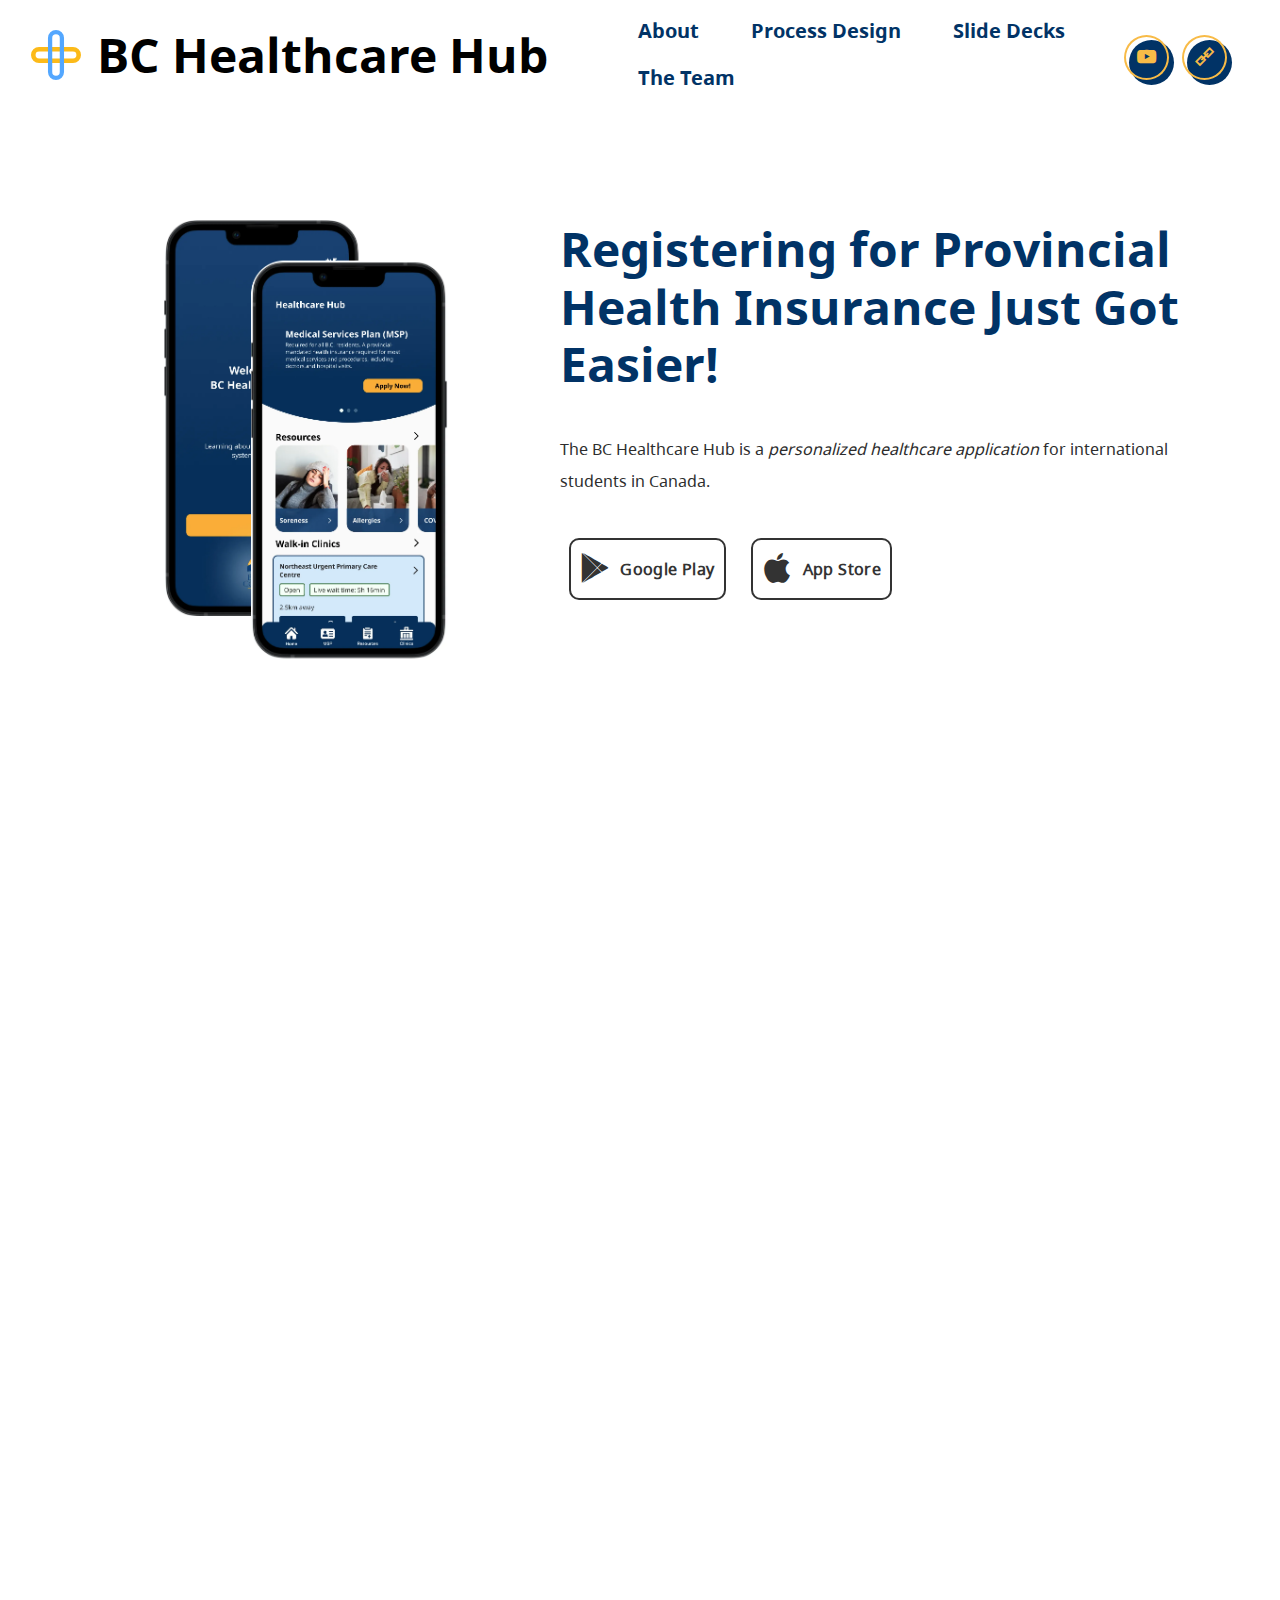
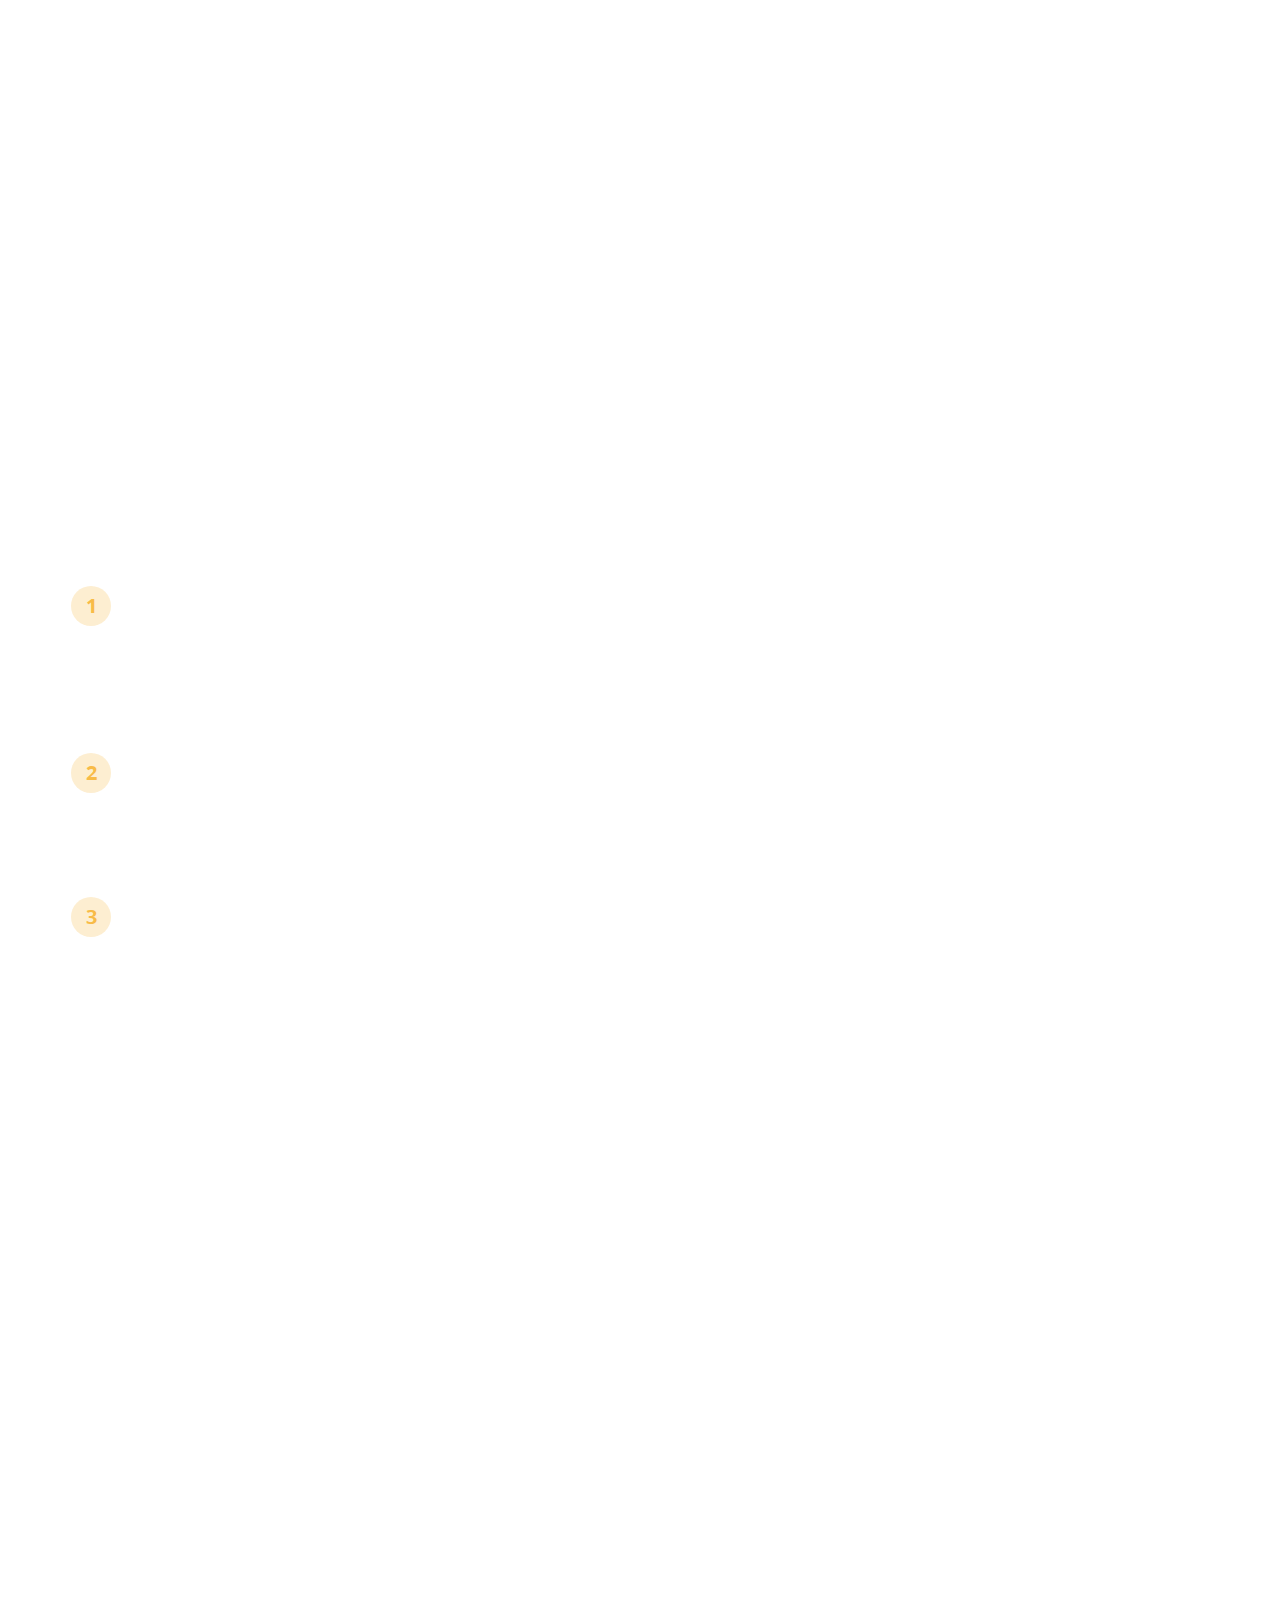
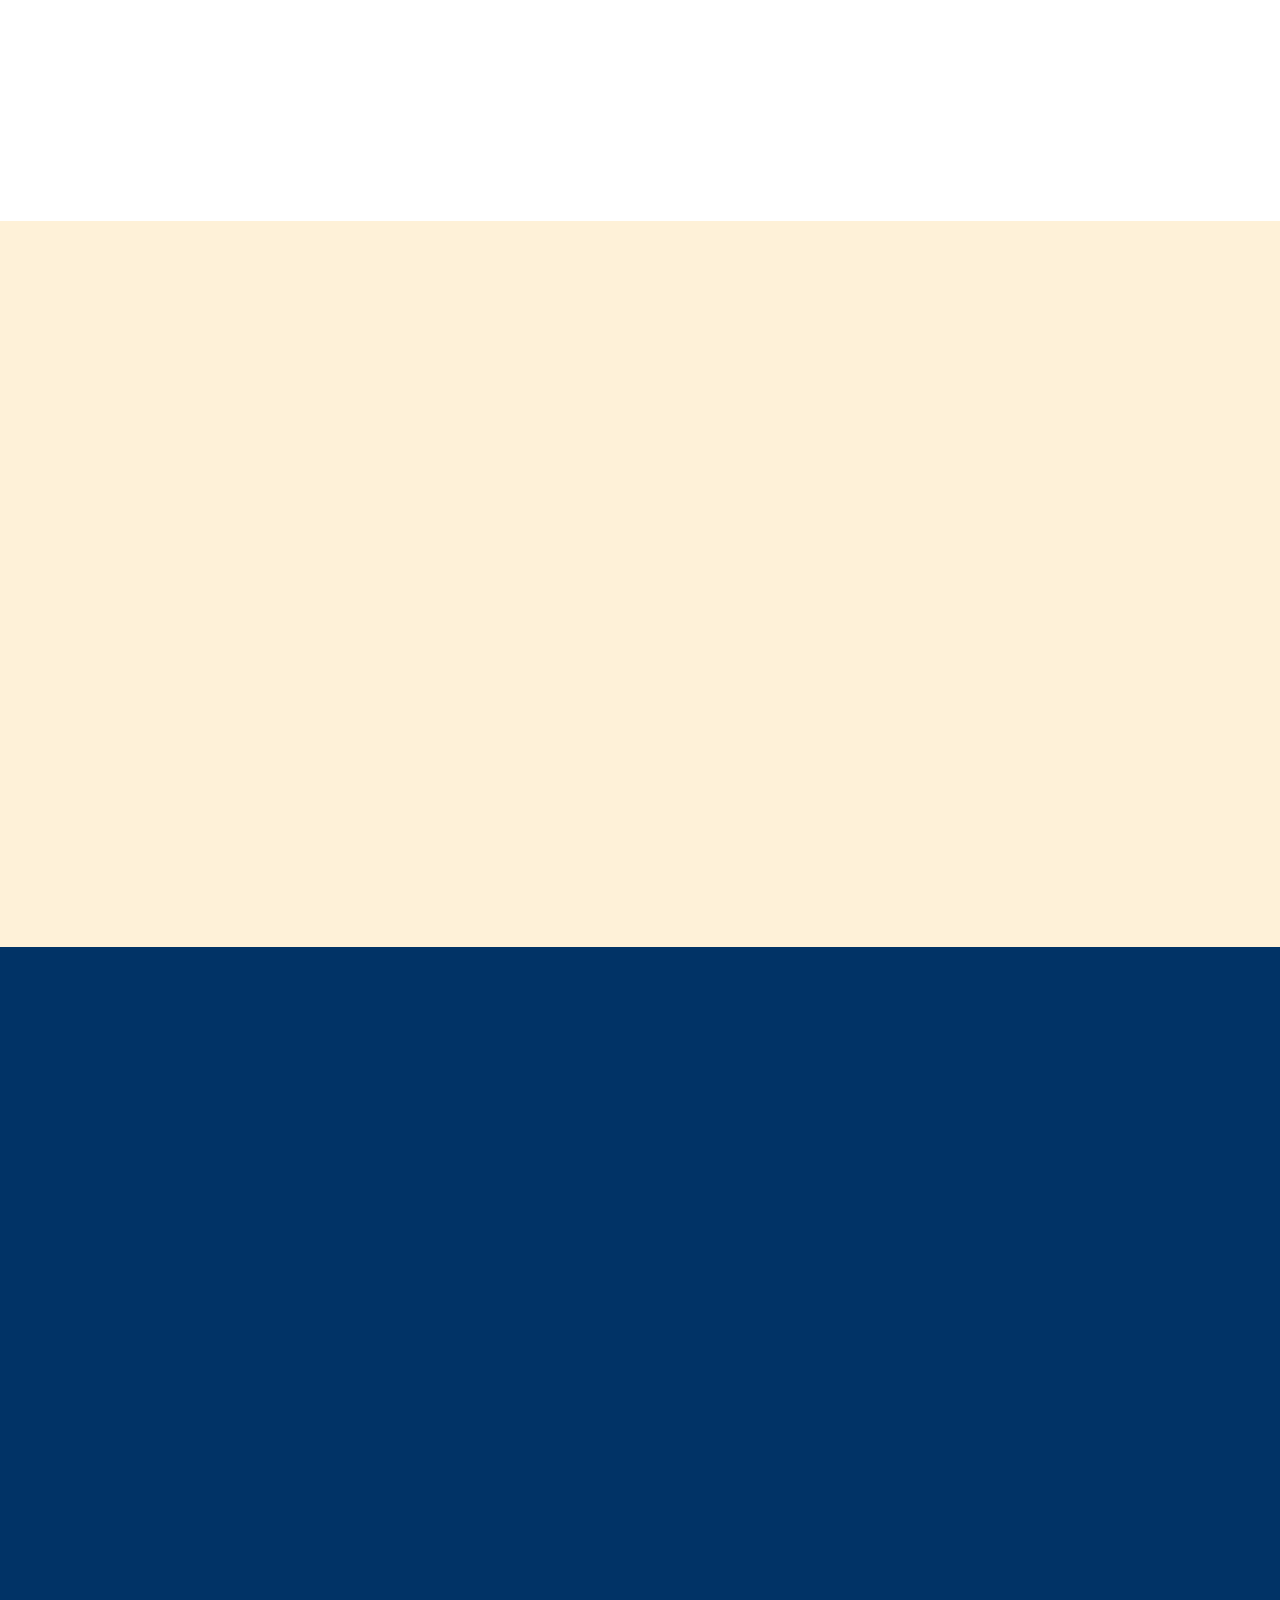
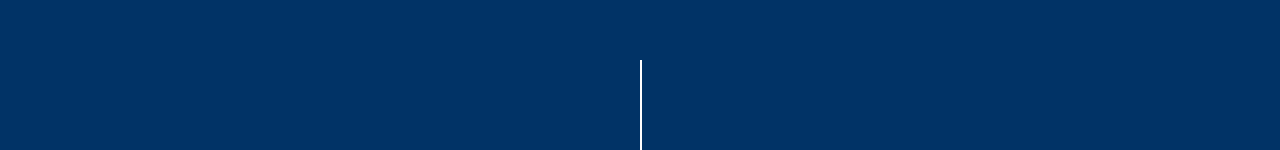
<file: index.html>
<!DOCTYPE html>
<html  >
<head>
  <!-- Site made with Mobirise Website Builder v5.8.4, https://mobirise.com -->
  <meta charset="UTF-8">
  <meta http-equiv="X-UA-Compatible" content="IE=edge">
  <meta name="generator" content="Mobirise v5.8.4, mobirise.com">
  <meta name="viewport" content="width=device-width, initial-scale=1, minimum-scale=1">
  <link rel="shortcut icon" href="assets/images/logo.svg" type="image/x-icon">
  <meta name="description" content="">
  
  
  <title>Home</title>
  <link rel="stylesheet" href="assets/web/assets/mobirise-icons2/mobirise2.css">
  <link rel="stylesheet" href="assets/tether/tether.min.css">
  <link rel="stylesheet" href="assets/bootstrap/css/bootstrap.min.css">
  <link rel="stylesheet" href="assets/bootstrap/css/bootstrap-grid.min.css">
  <link rel="stylesheet" href="assets/bootstrap/css/bootstrap-reboot.min.css">
  <link rel="stylesheet" href="assets/animatecss/animate.min.css">
  <link rel="stylesheet" href="assets/dropdown/css/style.css">
  <link rel="stylesheet" href="assets/socicon/css/styles.css">
  <link rel="stylesheet" href="assets/theme/css/style.css">
  <link href="assets/fonts/style.css" rel="stylesheet">
  <link rel="preload" as="style" href="assets/mobirise/css/mbr-additional.css"><link rel="stylesheet" href="assets/mobirise/css/mbr-additional.css" type="text/css">

  
  
  
</head>
<body>
  
  <section class="menu cid-uvctag6I3v" once="menu" id="menu1-0">
  
  <nav class="navbar navbar-dropdown navbar-fixed-top navbar-expand-lg">
    <div class="container-fluid">
      <div class="navbar-brand">
        <span class="navbar-logo">
          <a href="index.html">
            <img src="assets/images/logo.svg" alt="BC Healthcare Hub logo">
          </a>
        </span>
        <span class="navbar-caption-wrap"><a class="navbar-caption text-black text-primary display-2" href="index.html"><span style="font-weight: normal;">BC Healthcare Hub</span></a></span>
      </div>
      <button class="navbar-toggler" type="button" data-toggle="collapse" data-target="#navbarSupportedContent" aria-controls="navbarNavAltMarkup" aria-expanded="false" aria-label="Toggle navigation">
        <div class="hamburger">
          <span></span>
          <span></span>
          <span></span>
          <span></span>
        </div>
      </button>
      <div class="collapse navbar-collapse" id="navbarSupportedContent">
        <ul class="navbar-nav nav-dropdown nav-right" data-app-modern-menu="true"><li class="nav-item"><a class="nav-link link text-secondary text-primary display-4" href="index.html#features06-6">About</a>
          </li>
          <li class="nav-item"><a class="nav-link link text-secondary text-primary display-4" href="process.html">Process Design</a></li><li class="nav-item"><a class="nav-link link text-secondary text-primary display-4" href="slides.html" aria-expanded="false">Slide Decks</a></li><li class="nav-item"><a class="nav-link link text-secondary text-primary display-4" href="team.html" aria-expanded="false">The Team</a></li></ul>
        <div class="icons-menu">
          <a class="iconfont-wrapper" href="https://youtu.be/LZJXYPZFxbo" target="_blank">
            <span class="icon-bg"></span>
            <span class="p-2 mbr-iconfont socicon-youtube socicon"></span>
          </a>
          <a class="iconfont-wrapper" href="https://cloud.protopie.io/p/ae5cdab4b4598edfea442410?ui=true&scaleToFit=true&enableHotspotHints=true&cursorType=touch&mockup=true&bgColor=%23F5F5F5&bgImage=undefined&playSpeed=1" target="_blank">
            <span class="icon-bg"></span>
            <span class="p-2 mbr-iconfont mobi-mbri-link mobi-mbri"></span>
          </a>
          
          
        </div>
        
      </div>
    </div>
  </nav>

</section>

<section class="header4 modernm4_header4 cid-uwa1lLR6LC" id="header4-3w">

    

    



    

    <div class="container">
        <div class="row flex-row-reverse">
            <div class="title__block text-white col-lg-7">
                <h1 class="mbr-section-title mbr-fonts-style display-2">Registering for Provincial Health Insurance Just Got Easier!</h1>
                <p class="mbr-text mbr-fonts-style display-7">The BC Healthcare Hub is a&nbsp;<em>personalized healthcare application</em> for international students in Canada.</p>
                <div class="mbr-section-btn"><a class="btn btn-md btn-black-outline display-7" href="https://cloud.protopie.io/p/ae5cdab4b4598edfea442410?ui=true&scaleToFit=true&enableHotspotHints=true&cursorType=touch&mockup=true&bgColor=%23F5F5F5&bgImage=undefined&playSpeed=1" target="_blank"><span class="socicon socicon-play mbr-iconfont mbr-iconfont-btn"></span>Google Play</a> <a class="btn btn-md btn-black-outline display-7" href="#"><span class="socicon socicon-apple mbr-iconfont mbr-iconfont-btn"></span>App Store</a></div>
            </div>
            <div class="image__block col-lg-5 d-none d-lg-block">

                <img src="assets/images/asd.webp" alt="" title="">
            </div>
        </div>
    </div>
</section>

<section class="features06 digitalm4_features06 cid-uvj2a7zXEL" id="features06-6">

    

    
    <div class="container">
        <div class="row justify-content-center">
            <div class="col-12 col-md-12">
                <div class="badge_wrap align-center">
                    <h5 class="badge mbr-bold mbr-fonts-style display-4">FEATURES</h5>
                </div>
                
                <h4 class="main-title align-center mbr-regular mbr-black mbr-fonts-style display-2">About BC Healthcare Hub</h4>

                <p class="main-text align-center mbr-regular mbr-black mbr-fonts-style display-7">A new platform to help you learn and use British Columbia's healthcare system. We'll introduce you to the healthcare system, help set you up your BC's health insurance (MSP) plan, and get you quicker to your next unplanned medical trip.</p>
            </div>

            <div class="card p-3 col-12 col-md-6 col-lg-4">
                <div class="card-wrapper">

                    <div class="img-wrapper">
                        <img src="assets/images/resources-829x1802.png" alt="Mobirise">
                    </div>
                    <div class="card-box align-center">
                        <h4 class="card-title align-center mbr-semibold mbr-black mbr-fonts-style display-5"><span style="font-weight: normal;">Learn about BC's health care system</span></h4>
                        <p class="mbr-text mbr-fonts-style display-7">
                            Get quick refreshers on family doctors, insurance structures, and provincial health benefits. </p>
                        
                    </div>
                </div>
            </div>

            <div class="card p-3 col-12 col-md-6 col-lg-4">
                <div class="card-wrapper">

                    <div class="img-wrapper">
                        <img src="assets/images/msp-829x1802.png" alt="Mobirise">
                    </div>
                    <div class="card-box align-center">
                        <h4 class="card-title align-center mbr-semibold mbr-black mbr-fonts-style display-5"><span style="font-weight: normal;">Apply for BC's health insurance</span></h4>
                        <p class="mbr-text mbr-fonts-style display-7">
                            The flexibility of The Hub allows you to apply for MSP anywhere, anytime.</p>

                        
                    </div>
                </div>
            </div>



            <div class="card p-3 col-12 col-md-6 col-lg-4">
                <div class="card-wrapper">

                    <div class="img-wrapper">
                        <img src="assets/images/clinics-829x1802.png" alt="Mobirise">
                    </div>
                    <div class="card-box align-center">
                        <h4 class="card-title align-center mbr-semibold mbr-black mbr-fonts-style display-5"><span style="font-weight: normal;">Get help quickly; from walk-in clinics to the ER</span></h4>
                        <p class="mbr-text mbr-fonts-style display-7">
                            Get live wait times, directions, and opening hours of walk-in clinics, primary care centres, and emergency rooms.</p>

                        
                    </div>
                </div>
            </div>



            
        </div>
    </div>
</section>

<section class="features8 digitalm4_features08 cid-uwafGqsOsw" id="features08-4l">

    

    
    <div class="container">
        <div class="row">
            <div class="col-12 col-md-12">
                <div class="badge_wrap align-center">
                    
                </div>
                
                <h4 class="main-title align-center mbr-semibold mbr-fonts-style display-2">Benefits</h4>

            </div>
            <div class="row">
                <div class="col-lg-8">
                    <img src="assets/images/asdsda.webp" alt="Mobirise">
                </div>
                <div class="col-lg-4 pr-lg-0 pl-md-0">
                    <div class="card p-3">
                        <div class="card-wrapper d-flex flex-row justify-content-center">
                            <div class="card-count">
                                <span class="icon-count mbr-fonts-style display-4">1</span>
                            </div>
                            <div class="card-box align-left">
                                <h4 class="card-title align-left mbr-fonts-style display-4"><span style="font-weight: normal;">Ensuring Everyone Understands BC Healthcare</span></h4>
                                <p class="mbr-text mbr-fonts-style display-7">Simplified language to digest information to <br>easily go through the application</p>
                                <div class="link-wrap">
                                    
                                </div>
                            </div>
                        </div>
                    </div>

                    <div class="card p-3">
                        <div class="card-wrapper d-flex flex-row justify-content-center">

                            <div class="card-count">
                                <span class="icon-count mbr-fonts-style display-4">2</span>
                            </div>
                            <div class="card-box align-left">
                                <h4 class="card-title align-left mbr-semibold mbr-fonts-style display-4"><span style="font-weight: 400;">Easy to Navigate</span></h4>
                                <p class="mbr-text mbr-fonts-style display-7"><span data-metadata="<!--(figmeta)eyJmaWxlS2V5IjoiZWp6UEpBSldpSkR0Z21paTJsZFpVRiIsInBhc3RlSUQiOjYxNDkyMDQ5NCwiZGF0YVR5cGUiOiJzY2VuZSJ9Cg==(/figmeta)-->"></span><span data-buffer="<!--(figma)[base64]/NVvVcKuyXmquhRFZbyMKO7m8r9hhs0o6iGprzVKdVCHq3l0PSRQ1sRWFQmtBcZXyVnSm1t7qhPVWSWouNlvd2urdW9F6a6Ne3dpor3VKVam/5JJb1VZT8stpvhOudsJoHdCxqBI2wy3A7fWtOzfCzt0AV/LATtiuC/[base64]/cHoXOdwKDjNVvOesNOiwLSqWi4UrP48nsIQkKm2KhvCN0mvUmpuliJS/[base64]/A7su8SBNbFWQB7kHpyhurj2E7ukMemgpimoRA7oF5daGlD3scq0N66piFD48IyTcdCgE+IhGq7qhrT7S4q9RQO5RNtdpnSXzaCZku9WMlKoy8XUqmkqrAdhSf4xIcKtd6srM/Xotzgn9sQqo18qdks6Rb9D8ak1bfpxm6EQoUv/GaK93EJ8dTPe68cWp1bwHR3dulDohpQahOCXxkH2jpbPV79IzUQMMDNkgy1ZbZ2UcClfSl2K71CnV61gqJmhjq+OGb2EeXA9XBboYNte2qiVGpqSNL0meGb8hmWXJuM4c03SrXtXOrHSZ++E9LZXp8XYnrIaraHt1q91pVcJI5s0J1CGsS/nJdF5tRTXH46kM1Niod2ttBV7VKDU3sBm1ZltH/er18K6SnRjXVNbDzY4mr21TzYGva9FtmxTlFc5uaNc3pPkbSx0GOe3mTTaXyuLmaKPRgJet0xtNlEoJ3KJz4wFROwwr61vljTIaBeCBqnoYVwxXq1NSk/[base64]/[base64]/G3kl3P528kfy+XvIL+Syz+R/PFc/knkT1RqnUq+9ZO2t6fHA5FMAx+pA9SUw81QeuClHffL4/Ew7o1aB7FVDXq30bQTHjFSTRZ20l60UcbEa9q/S+1AIEqlwl8fTwZPH4+mvSHVnYHNjS3Kr1LwT2/gkqzWlMNZ7c14Mh0wgwXWalOUq1pGMVsNUn5jfJjElcNJMp4gD1aXEiaUAlPptCImbK1D2gvvDmUGo3rkfDxKbapdoiuY1ApzgnyBBYNHkUelVie10BDDLFUWGWJ2B6SWsvHT7HIdqy4W59gmxmM8aQwmE+Ekm386/[base64]/DUdkWx6ztj2IlazrJ22dXw8CqomVWa1Q4zl1EWkxZ0Q5w455YVUjIIcxpnkswMYroKkfTS1QcL0ts5b4exkPZpHdN+D9JVDjwWXnxuTbO4KalAa6miU+0yKVvR+mW0TmwOaVuhMj6EsYmrt3B/9RC/G6SgtNEV/SzkSBWV1OnDZDrYvUT2fqm0SxUc6M3Q7qwCmy+H3bPW4UBa0InsaKoFBsjWKqrdE251W5gdFdQcAOVjsGuNNnsUclICjpVhe5wMZJBZYAA5xk2pjPg37G5O0c5OxFiz+LDLK7UBG/e0xXkRuWEEO6V2tA8eKCOmLs3awT6WDiG2wfpzshsl7210dADLLPQ8g0q9pZ5wgR3BVrq1IF/caOMnh1u6N9rqbDS7Nd0NLjDbqjXxmlQRFvPVttiFCM5Sq3waw8pkQLsEFdhyjT5MejkWr2JDhb1QNkxpFTa3pA0WNfJeo0UgA9+YtG/TtiCg1rr4gKQLtgBvRtCKNqdbhwWwcNPVMyd2oaJYquLP8lym7Ex4d1rtGNnNlt1qrpC2HV7XQT+e5Zmi5E/YJlINO2mzbI43pfap7qQ3smNve3gLSzX7lO4WawuLtpOEYeqjC1rFWyVWwtO3+7TVTivbqgQ5ULrGFHIwu5oUc5BsOVlob0TrFuaILc4gKa2lGciSWp4BMkrHJL5gYY7SygySUjo+A1lKiCkFZJROWkYZRJBSYqfmgCm9q+agluTVc7CM6jXakoM6otfmYSnN6/JAS/L6PCijeAP2sFZBk3V8bsRNJeBkFVkAN7FPaeG4ziA3h72EqW5H/[base64]/mz9Bjz8F685Q+SI57xJ//A4gsGeA+/gT7PGnoJSi6fiACjuSNtvGO3DmHATblCBs9ibGD3YkKziaENgzi8bPVQgavelkcNF4C/u33kre27/1CTz8/Vtv4xHsP0GAhf0nCLC4/[base64]/FoX32Trqarca9qSrHv3htNsoUmcptbcuWlaBfaUcCD0SSPFW4PIsuEr1AOEwc/cVWp9rkuVRa7Uj5crWplvdYc6Mh/K2wL5Fo7HGcA+nHiap9npQNC89TBALkeVWppHukqyv2eQ2bRHleG9n8dZ1NjTJdL1aI5w3RWT2PuLESnZXnTSiWwG+uVDQMfEtkfc0HrBOO5flA59U9qNVpCn8PloHg+RAWcxmzh1a7Ggp42Gq9JP14eGOtIxJ/RMQ84flINl3S/qNW2RrwfPS6fX7dum33MV2b//o77fOxbfv8BtlI8nxcfbUs+W9stfX5+E5Xn9/UtvVvbZ9pipyeUMdW8ryNp/B5e6dbl/wdPCX/xFK5s8nzSaXypuSfzFP4fsqmpfPUTRji+c3l+lkZn2/hKXjfylPwvq10Zl368e2V07pB/o7Kqk7i76y0NV+qbHQEr4xfI/kKllye1VVLP1wlOMRzledtPNd43s5znWalvRpPoX963faH1taEn/p667ToDX69OmPNGl4Tz9bp9pOfwrN9uv0UoXPn6fZTb+XZOd2+9Q6eUf10Q+p1ifgL/gZLuIzLpnhyPM/yFD7uapxpCPzuZl190HuaG2e6PL+L1U74+m6eEc/v2UTgPL+3HXUFvsVT4Pd2znQk3+u01+W53dkoy7jvRGwLePa7lo+429Sd2y7DJON3bpPAI8+9TVs+2LT9ftrmGdWX85udbofnkOdtPPejiFXDmBFPyY953s7zgOcdPL+P5xN5Tng+iWfC88k8pzxFToc8n8rzQhSx3hhzH0+hd5Gn0LvEU+g9nafQ+zc8hd738xR6/5an0PsBnkLv3/EUes/woug2IfiDXmVTOXymJITkD0lCaD5LEkL0hyUhVJ8tCSH7I5IQus+RhBD+UUkI5eeSUFZ/TBJC+XmSEMo/Lgmh/HxJCOWfkIRQfoEkhPJPSkIov1ASQvmnJCGUX0RCef5pSQjlF0tCKP+MJITySyQhlH9WEkL55yQhlH9eEkL5pZIQyr8gCaH8MhK3C+VflIRQfrkkhPIvSUIov0ISQvnfS0Iov1ISQvmXJSGUXyUJofwrkhDKryZxh1D+VUkI5ddIQij/miSE8mslIZR/XRJC+XWSEMq/IQmh/HpJCOXflIRQfgOJJwrl35KEUH6jJITyb0tCKL9JEkL5dyQhlN8sCaH8u5IQym+RhFD+PUkI5beSeJJQ/n1JCOW3SUIo/4EkhPLbJSGU/1ASQvkdkhDKfyQJofxOSQjlP5aEUH4XiScL5T+RhFB+tySE8p9KQii/RxJC+c8kIZTfKwmh/OeSEMrvk4RQ/gtJCOX3k3iKUP5LSQjlD0hCKP+VJITyX0tCKP+NJITyByUhlP9WEkL5Q5IQyn8nCaH8YRJqov5eEkL5I5IQyv8gCaH8UUkI5X+UhFD+mCSE8j9JQih/XBJC+Z8lIZQ/4R2NmuEWTlmuzZOMl7qHvjjQjd7BgThonr87Ge+be403HfPXLw/HOLDe9qVpnJjAs+E64wccNu9JfiTeJL5jvzftKe6iCTYH/XhsfD/FSW7fmAwFqd1LpnE0PpzsQMJPJniUOEXigk52muJx0CAgAgEV8ZhL/acdJnC8NBXG8WOTvV5/fF9C0t/DVSL2sYdfi6fcj6e9wZBUIaa/iTgieMwXiI3ExOpIL0zjfY3y2qLFC4NtNuOwscxGV+Rim3UXKYx/7P9ukzt4hBOEQXp5eyI0R7RM7pgyY/ybdZCuMnbrwB7CH4sHPZUdSXBhkAy2EZxnCjzc0dtJU0zYeSRmz1uA9ijZHU/2zdAsDnTEXuCZJU1199gejIR1QMu9EUB2WTUpEshVFoJLi8fN0C6aq8nnT5muMccsZG98OOxXhL9GbwQAfm6YjPE7qQybK4lUIXF8V2WrmG5IX+yZEwfS01Utwqaak/H++GkDcWHbxO2R8aJ36oIq0gs9cw0x9nODEVs6afnsoD/dg7Nr56Dr1nteNNftSEs46LLdul6FIpmneTdOpe/rvWSvzMkUtmXF3JSBUNSbxVFvMK5VlNn4xfPxJcM+ahdofTBKG0ATBFIdnIvpScBOipx173/AFCTj/PgiBzbkaHtgZeIHvYuDpNs7B5OeJJsiYeZFOhP1WMA2fu3OXk+2PPEkAcPLctpQrSri8RNJty7EE4LScbeHLpgP+V4whNfEfDzwjg81Zr0JDWl+0Szt9obDbaKHwldiJt6x/UEaPcx6d7WtpQHPPhqGqCzFV3te8dzw0sFewgrjLfSzE7WE9cVb3B6yb/i+w7EYitd53lW70M2E+VLPW95DpSeQOl8eXwTnlZ63Ms1C3uxXJm5XWzQnHDzuZ1ydHI7PyTmJonTHlVQerd3dJJ5ivcyyd2qffkDL0n+V513TZ+t4Ie7Xlf9PBN61VQuYydnJyPXWm+utP+st032ut0y8ud4Wj/Z24fLeLrpeQWOut0sOnuvt8r+it8eO9nalbztXV/7p7fH1HA/GL2wTM+4nZpeAgLXHLnoQ7KV4bDCKhE0zwkyCWaVkxjRhFexOmg4GTLAhpDBI+7buGabOoimWnTiNv4SNtDtl0O7TCcxEkrK7SajOZr0vSK6U7ECK3CImdTyJ67kzWSzo7mCSTDO5SFswlM8vrMngGX95Z7y/36MLZbs6zUIlfWNnEJ2mDzKAqgW0fznxXv+Cs90Ll9upRQWpEYriqXkLQ5qzg8vVTHVY9CaEl5CmhzTTpmWNdbqEibjgDgTLmCyEruBGb8IQunHIM23jV6pzUlMyzXh63xh011tEt8/YPJ1AGn+yPl9uNWRKcLK1F8kowyh2yxol7N/kvt6EYbOegiAZ3xPdScy9nhdd2t8eDx0PiWZgDgfCptOWEmnFJxIFuf2IDsarSJe1jdFPyaLY6oT4PsoEhQNg+JxEOxD3WjyS1RQxurbGecreYRKvojZr4uXQ2UsjjTd5eCaD3d3WaHipwyhd6A0VO6jaqVLb3z+cigh0sbN0/Xm6ZJz19EtJEk9rfbik/yjnZADO2z3PcwUhoEsQ6ElWZgCGW9O1Pp6qq9+JGUL/vC1NiTMXtRBEf1EkK73vCUTQ30HdBH2ic+PDg1ofJ9cEOoyk382ks5Im8x4PF0TWG7pE9r2eWUizkVJ/v0coOE/KT43AfHORo35/xWmD91O+6RpFEf4PGC1EIMKu9f9PmBEdqN4fEp7JIc3176+c49gDTDdjHkHmftG6e/H+12BaZn19gBs3uVTrfy0k3JqvwYxgVMb7MBQTyb1ftBnPMjd1RFQWWEV/kYX7rLOi3u4gHjIXP+SLJwECwlpNrRkuUJAC68wMZ2QBFzKwOKyTNEJLSaZCxJp75ziH3MsVLoyYKSjs4uqQ2dpl5SCE1+bMg+2GCRtlDcFyblUJ2/bKkU94cq0pt9vIBHKFcaMs8ELEkhGrxNsTfDTWiKlkNrM5wQ7F8hHpmKG7/jSVRI0Ov5t1GX8KUEU8vkZvdIh/cymKh1jCWAxWYZCUx5O+cz6vgFBMDrcl5L2NTyCNO9kvJDvkeikriyxCibM/cX+VDVKV433OpnGqZ72YtwufxC7MlYUUiHWYSp7ufNAznqZt7z9O7yKWHLFdMrngJCbSz5rjL++iTmesxUi0EBW9l8G27Kn3SsBelKjdy6xowk4cP8Vt3IpDq7diarvjyPUaNAEQP/EWdlKNtC0tHo52h3LTQQ6q8ySXBslGWqQyXLZsV9L6jR67vHRR2kmhlqp3cLg9HCR7EJOGhd3uuBv39usz9qQR/2gjQY0drCzBqcGIptLt2SogpFq70X1wil13yLJ4sIWaY2Hevl+Z7uZt/[base64]/zzKme9OWL7EUPU/[base64]/cc7ghlayXstNEM597KUMORh3lwu9ywjYPmQ1icvXqlvpDdrL0UtMLFYamVW+v52BlcqzfePNQBVRL9HhZo9Ii8pQsUyxWdrkWKgb0oDhbL5jrwB70Vk9i/LlucURoSIE7pBe78oUQsI3EiGDMsMpphaM9EI2CCbqrOl5HucXbchutW/f2rwDgG9rRiyfmDPWr+PJ4e4ux7mYuYFsBpS1OwxnxRgN8UunhK5NkFw4J8axKeso40+2VtX59gKf9ejCudbhdMhKLesa5dhlhoONhviw5BfBWB0TQYv0kiPG9nwCeAn/t7SdjIeH09htFbDMO/lePc83x76PBdBGkVaoUB7sHG5zONvbPxiimZ457rq0ueZYMn5tdasZhu7gvVQ/W7o7IuHVddss1+GMf2IqHX0K7otMXJ+FKbMmwehwP8IOMVCJwedwtodIWWKhkUwTdlXnDjH1E5dbVL4Z56UDWQEmI/PNZjlHyRmQY5aay60ktlRoONDxGVUHObHGIomaaSQGVj1LgjZTHyxoY+5BuA8bx7DqCzNLBus5t4vEHxcnRDdhkSS7IgI5aLYqL3dReXAq3WmdEYgvL07wDMLV1VDPxQqcg7U6kiq623IL2FcWUqWXW/[base64]/3EU9Meg8fGe1A2ukSRVSO13MLPiC1Nmau0CzGNqXHpZytweXs0bDUf9AQhSIJnZJWbRh7V78sFQhmL/7lrvX+CbIKpPAvgzbUose5tDtLKcaKBZXRiMiJeVsxWrVal0vQmJvVb/NDGTvyXlZ1dbubglyPGQW5i4clDHiPL1yWNeXEeZbawxsf+haAlAafv3cZCaVo/uGfM/QL2wn04Pmwnq5ddaaNmZqyckcn6BjX5vLtarz289WTb17whwg5ZVGI7egY2qJpE0vWeybnRUQ2tYKeBzh6zUnP7v6G3B+vZWCC5LJioqN0l1ZEQv2XbOiRUsyK12qtDryLof4lhsyC5czO3NMLA9jYe/mrGhOt2TzunR8ldTWaqlR04sdJzTrrjic1MzZtPFTWIBwxstV9bCLim7JpVNMA5CrGXlchBngGgtol6pVC7jWAtyF0OtsTrlyq+71LamsFyVuyL+AdqOykvbmpstFb3xvKtJ/C/owK0VRhr3tWKKe3oHFlE3aWwlJKRyHn+k+w2/EPTnSkWimzJlIFg1TsLPVZLPUc/PWT2frlSmwg9Olxdtl5yjkSPvTsUsFKVQbebtvCtMxK7LN4o+rkbSKLPZrSjwADV9g9U3Bq4OLWCiWTUsz0oiWLmNvxDHYncTWl1gxy26X1RhfiJ3rPB72z6iJJNjG+rGarQ1+Dnd9wCkKMQ9OtKiS6AGetFTTXtl85cguC484HoqglWmNSp/H5o5sNdrbnTU1pMxZeIkEn9/Q8HSBAMe5mKWLiY5x9Yllal2aDPsDItHSgcJ0gOme4sHUkvFTnnTrE6goscAJiEKZTgly3C/JTiPYYUeSZgpSkM7sxWoobz8zhubseq0bllt2p+XpxVKZUX413NySlypa+hJyEIEl8EKlJW++kioy3dlNZC+NLbAkn7fkg1K9vS63OOTWp0wfUp6+SuZenXQRLIfdRN0BmojZguFM72bri3Npzo8wTChahL6xfs4qlTdYrXl6Mm+Ym9aSzWFb2RUTzZi/ZqqIoDYO+ghnYzS42E2Fiph8trPECg6kNiINMuEW2NpciDISxSbDQ9B8xCrqv0WjETJU8rRHXk882OslsVkwviYs8EkHODBEwfQoYWSCXNYiPHkqIjnGrOBpQU8ZWV0pytOCnjpI2jayILrPtHmdN8/22/zhTJ+1++/0zTPyQKfk5l2+97PObfgD9ZVKEpSTeNPbPPO/rTPGGrponuCSloN4kETj3anzFyIpgo3Xe5zyjUdWso613wS2OhgOU5xfIG+d+RTyS0BaF2woQZ4yfdOyL1kOukjDvMQ3/97TbHWus3+Quomkf81DJlfwEV/qc46VK5o5nD/nm1/XKUSAHm9tMyP1E8ERV/Lt/vhpbMWjQ6Y5+jWJ1ViqcyT0/85P4guN8XjElqM+GF5K2/0Ijt8eAXgMl5MC8rzXvMxz4JwwtOAVaUEmBwX/Sgp2m5as4NVZgcZAZgW/mhbIvmUGfk0KzvHDFsuyQfnveokC+wAFhcCjea8dBoVZxLTkz3MlwrDA3peDWaYE+hc5qHAksPfnNsDtHpYvMT/neX/oXZHDcoYKl+9AaWQ22tA+mvJPsJ1m23bNI/SCX9ySSEpiPhJ4n001QD3vmQp8yjNPh5pC5+fVvyGVVciHBb8/XzDTmR+w4Gx1yGngpz3O/RPFn1ffF3iHaewP6vlGXimHUTuYqCsXfyINLyImMRAfdGtT3c7yMzqpfyxwSDr2fys7O8uaLf4QYqzcRk//LiUWZ57+ivmwZ+8cVOYrfWVGRSRdjXcT85bAe64/B0a+iXlj4P2Y73otUniTZ75vlrW2RMaHZd4JU+AST/y3HOtiWtIIZCdO2NeGIxkYvHLz3DRgSajJVtQO/sQ8axgzAtfilSCxwHse8Smiz6VJXD7cdoR+MwtjRhILNZ/xvC95cyC8pc963pfVtqd+xjjN2C4cpBXq4geYovlDf3+2wn3AN1/[base64]/bq4U1+vi9LDHrnyG8QxmYYZSHTB1Y+kHMyyP9YN5LLu4irzyKM/Mo2CV5C4P4B/KgyM8E6bgPfFkTNGz8kXNQ/tqgH0tYWp++AqFTgfMBfPsK5Ry7KtekblofiRfXOlxIvN085w8LFv3vt/8qMcijxlLiR+YX7aYmZ14Dxg9+mPvKzzQvMMXx4h8m/gD8lRCnvnLFFxHPuT/ir34xTpDL8Gyf/SREjP3SieAifmo5/1SuvllUjon7GMsuTmQOjof9M0/+1MIbLCm1zVulzK6aP7MkxJW0OFgh1X6SOnzgun4HMGafmvU6q7iOiPoBLF4f+6lBRyuz5W8z8tuk5hnFcw/emJrhNpzCjCoUpIuCChhyfeepayVB/3BrNmfUVjXXosR0Lfj6uAzrvf6nW69SxmyeqUfH7128SNBYk/[base64]/KZS3CnRbCPDSPNA/OMrawY/P6fv+jzUNmOVsc7eIkzXynR8+ytvweW8GCBOPr8gCL812xemmJ+ZLnfYNL25KtmWAqLkp92xGQRdyVdtfi8X4s574v9r3b8wCLc862nAIF6455kMXbm6LzsxVjFUKWW2H/54P50uj84KDG7PPMS7VkgwVT5mPMXE2YKAfmFxQ+q9HdG+ycx+gklP3ikTK1OuYW8/JAri5hrZg744N6vMviMBt5hvknvTxCRwb7CMYLZxjl8XQ63r8ClZ86inMlQi+aIc1KBuIYHDAHsTf0/aeP4nTHeESUzlBerKEgtg50M2GpQ/IIVc3Bz3iErgk+lJIDqHREEub5RfMrsvu97Jjlmf72WFw2ur2u7hewX3Qw24kM/HIHlp5nwF9yQO1qBn2Fg6J3bIaYgzKbX+WANGXnE9L4FQezTWXgVzuwNJUBf9UBtakM+hoHjVT1LJi1Iy+rX/P3xql/lIlqah5qHngluNXadiJvqotJNFXDAucytvBpmpd+sfzBw/l83qIMFdTu9WUhBWU/n7coNAiowkhgKNV+mHVzUYGnD+2b/6fNJc3b0lXzfk+z6xnbjiAN/KUtYiFS125W8AFbQEAKZ7du/spmrX9G/q9tvs1ajxMUDZ4utermX+bA2n6NEFoCS5+0RXnGbdGq+Q+uaG8w7Luqa5OxvIX6KVvi2NIhBPof56BWCQB/2oKVjNKP4uEuwvmMhafeDFVM0/w4O1GAHXz1SRLfI0N/kUH/CQvWTxG0zR/ZnOPZjRQtvdPfH4zodCwz5I/Fg0kz75qroVygI+zbpqZj/taXaELMknkBOson7XKKju/jvTg4x+ahIzfvXxSY39IctvVwH6cBwBsVQPEanC2b39asLbeQNykEhBLHPRjpe83vKMTiZMA3KxA0eiOOx+9q3iI50Fs4BIpGTMG13j5T3l6E/JCPnuOYiQQl5KE7rR8Tc2KvA0RYD42FaMHzZgVlxHFutlKwePy4NyOl7tqXPfOzOViXWuYu7PwMVJ1dc/h5jzAz4lOse8xLc1htHLJ4ciGO9IwPpn+bnSCxZHUPFb/L5nMGkg8/rJjfmfFKBJfRIEjG1po5nV4J6FJkNs3v5ZqScOH4UJTxrXnMRo8M/9Si/r5HJi3J9eBtEqjjkFDz+Clo4LAnB91vzzUQ6bsGEXNhWtL3E8QW/sWM1dqMdGI+G3gf98bbT6NbFjmFvibIKugAITcNLpuvBuZ/ePY0UDdJr/S997q8RK9xQ+2R4at87+9TiUnYBxrmtb75/AwWEooB8l9nkDr9t2vom3zzhRlca+PS4N/8txmU+hb2xRmswpRhCJXVxLzO9/7XrKzLWp0dhr3RN/87V0Q3zZt989/8XnYoQQzT9/6Lv4/S4K+LZ56wNfGeERClOfI1vuPmv3gK3UCLnKVbNv+d0dIN5RVuzr7VM1+9/+JNLAscsCyx+x8xNdx9OmBSbN7imc/BfD/mhH3nfJ2F+xDH3vx1YH6IKIoDd+W+nPlgYH5TzwlQ8QuD+D6t//wC3pMy7PYN2BGPWKbbD1UQonQ3W15/3te3S9oo2zaT0nyReKiYq/0DJfe8gvn1tC7N4Dfp5Hxb0XzePyD4JI57JK0R6xmMVEnNB4rmZ4P79NBC7h8Tv0HqMZEO85P+DFyxn3FaNC90wKoVWXS4PeWoxhV/xTc/5corvR02wNgs5gkl7/HNi1xJbXRwOM1O798dmF9wBeLrcFbNfH6Zg6yPL2CzVQ+/TNTYHyRnFR6x0p2XgUIkv4z8ZJ4hI8dG0pJbpqBpdVA+5cg14mmvL3J6T2Ce7WDhBRGweVfg/YiDtHGvWEsvNeLRoV3ePhB4P+oKlXlRtyajqyr3/sD8ZKBag0VOF6jEvAB77ysYm4lhniv5bVtCBaujiXlJwExToEU/K4u2gn+HuLOzE5hF2SmiFbsDvY0jo/RfLytvM0fZF7MS2OgJSF/wiT26i68f88wL7ZYzOohZIibNsajdivlhWTRwww8YVik2aGIwFeVlQfigZ/6nnwi4KxAl/NwF879yMIKa5hOeebYl3o33ReUkwuxOzH406A8kxrUPgwi91meV+U8cdsnuvTMeT8l+2mVTaVHrM76rVdcSudqi3XhdYD6bFjmC6gC8PjD/Twq3Vdq9wwRr/obAfA4NajNBqwOZRqIaX7HSI4QTjg73VzFA6Kv5UGD+p7X8FEhX04IPB+YH/[base64]/EkfHzK3mcUdAFvHeHUZRTmKPacICvz1hYayxhk30JRFkf9M8xKLVe+6W0ct980ccd8mKp/nXe+bWWdYi9y0g43PTrUWL5ld1t0ucZS+ikal5g4fW22EpM9hWz1JRIZj7JMrNFH+R7z3XY2xVrUWrKHu+l6irNfvuzXebX2RJk81ntM+s3KPn9OflDs9tx/vmVZ5tsQsrpSTaXJMEBH/DIaJKaNIOvjJMsqB8L2zuzGAMFER+iwP1ixy0iB89iUfpvFwhNm+pZOvEy3wWW8owcrkThrrqTyqZonmnNwKdWC1ZtRLP9c0f6zHA8Mhl1Wf65l1pgbhLYj1TBBj7k7RsJtCaCA7mBeFZPsdel2GUMJ2E8VnzzHN886eKgGqr+bvX/I12v4dnNeHsUUTnDlRl+1oa4VuLzGX9/4jd7VSgSZOISoagbv5hRkBOL4XC/RD4qHc+vkQQ99w5hPnMAib/whivOJS1rr03IcqPiP/ZE05ldRZNKse74wl+ATFi6eC93n9yp1x1XJaEfb33n70pIywxX5G8+Sh2lgGB0b0WZ2AoOYziOY2xogTAScPID/tD8NmUuF3Xcwh/bsd9JfDcAuaEcPZeI8ZcK+hTBfMC4sfYcU7fxO3gryrPV33z034yYEVhc5yeJbV7o3go3X2p39uhJxoiXe826jJ/XlDE6ZSYbYfZbl5YNL+RQ6rL7RlE8Prs1RNt/plF84YMUsEUHu7TM9kSHJhnsqHLyiQgUL4U4VFQ8pzAvDUrERiFiXlW0XtzHsoS+n7P/G4G6sTEY9BlVcbPFMxbshJhRU88E/Psovm9DN5llEdNDCGMfzSDRjvjAzCfW/T+ST1OpDbtXSQGbj7p6+WYSA8TiT6ZZwUHrH3a4Pt88+PBNjrGsGymlGCyL0z+D/9ICeDPF/HAOGNkSlozEV5kbepLKQPwg8EES5Gin0HdVxCYmM/x7m7ECB4mIqnXFs1/9GGBeulUE/BLA/MnDpx6aAJ+RWDezSaddVwQLRXzoqL5U/jIXVqg+ff4aBDLP67ue33zZ8iBXSpu3C6uh/m5ovkb3+op2qQqTX/e43HCsCNmp2OPPGb272VF82GUUKHWpVgxf+/3xzucvnDIkqf90qL5B2hzVsgg5O8MJbDufdz6RiXIchYiHhJHulY4n1DVLE2nk8E2QbnEvKpo/kV7oeOpXXld0fxnnPl93LjsK0vP8HD5U5j7rNIzPfPfEQkK5Y5dGEjDeVTQj3d7h8PpXAFdv9c8n6hoDsb/upTTbZxTXKlI2GbE7ItHIgPskAj6p4JtZ485tykS00hUuSroHZ16GaXDMYS6Y4HQ2QlhIFr8EJE4tz7ZF5GkeBUBUvZhz7w22CEfarnT79elylmhhNM+mIUH0D/imV9XdKIbuU9GPYt1J9jZTwgXMYosFx9luyCAI7P4M755ZdAbhAg61pdBKijpOXiJh/0m5y9iPhe9n3YoOhaprXhJoC/YVic9VA8VNe8qmp/Jwc4MpuGQMXZO93uKKPDOGALoBeuAhX7BN78c7B1uS+fT0Yc1tmfmVUHnioPiXzMdTNG1FYO1ZVHMLhz4CTYXFLE35iO+CdL8YJRZ4GVTSKG9izloMYUORnVdQnW/QcFCWsCJ3lzB4hBB0erSLuO/k93lXk7GO4Oe+5aBBR07Nx4Tvy7hY1xCSxMs34pZ2ZadcMTyuKNn4RdpA4U6vkO80+rDOjOOwcSdWTEn5sEh8YkVc3IGLI/7l1LcU/Ngi3uV45K27zVX53hUwDU5SbvuUtsYvxOu2ou7Jv0wr1dpRJlS+QXVqNQEoo4Myq5+DKIyQaOY0pxlMjAocsKuU75qgHOOx1aAzGoOsWd8Qo7TnT21xh/3UzIJlsHzjyAPMIcpqvEbpW5lfct+28y4TFNunOZZtdWNL1NAldvyOj5gVdC74gfYnwSfUtYZSoLL6rZQ3B456IZ3bpTqES2YHFZEH+nEEfoSjy9fYhtnbCcoaTmY8UvykyPuKq2phrmcsF5hQHIzdfZO4md97/[base64]/7L2EAiHtoKMVGYvyFXbzO2Umel6gDOgPkv/rCarKaYWPT6FkBWJSrYqHFQdKy1Wx+wbZbRf3xkubDTD5LII4cM1BuNOIVq59M0s+97YCSMBQxeiJK9IzA8+YLQ0pEg87rgjx79yL1YmQsQcvReBY0jpSGFEEkGGE/rGbBz4UcjviUma9mMZ4dmGBzDmIekdPGo3fiPfnNj7WO/EzP7Gq6PwPWmlV7yTyI3O369Ip7wV5Qn9UqWoC70J6+dSe/dZOD2uvii/PA9Kr40jw4u1O+vFmLamW1mPbmvptOK+lV/+PZxfsT2e+cSFPKxNbRPp+cx9HWL0M6NUOyfFyZ1lWXoV2Z3NXlVqcKQBrMRHiNA7qaGfxaB9cWM+h1DmobyMDX66ekm90t+XZo2OnWQmnvBivKSmtDXpXJjdKNjdrs3Yqb5AWKNHOzlGSCvEWKstwD9BWD7E2IB2o2fePgQZpTNrq1VlOaf/DsVYWHaKl7a+Kh9aPvRTxcbn7PGnpkqruyZmaboNkseW5uluRRQsqZKtlkAMr0ZbuRzRfBBnSv2FQcPN3IUDFH+/nQnisLKRCizGoNbpvnFYWem8pdoUqQlSWbkGp+yzEj+UJI3i9eCJKQH/Thavb2EaTlle+2y4OYI/hiCB4pDSm6Mpn5lsU5Az1H7OcgdkWcEIQZyQQg1tYv6Saq7RoALUfqZZC6rDykcEbmwBUIZxa1No33nd/hLvCbct3+5pQjlt+xzRp7ZdZYrjykcNaYAHF605ZSPJaXUU9XVvtGzMvBwNNjKWgy8KoewZSTO2Jr7JFeHZjCBcLXmnlNYIr7hwkbI8m9NjALlnQ3Q/e9qaTr8egcTi2m2iJsphR84iRT9husJ7PSRkaSdYftDTzAXAJT0y7UGuwYjF/NB5yzGLVIzb7e0LUfmfYcXps1kP2MOMLGS1/inJO/Q7QEXQRbyEHE3K0GhJng9kVsR+WarvGLI2Rk1xTYZ/8Hr/ca/+nj/e1BvMpmTryPphVvsJOv3swqvgmR5t8gLFaujGcKM5s/70K1NsNOp1ZlWdqK9FfOtmDDGL/[base64]/9zNFpH+kAes40lviPZlc8b+BCbvI9CQd9R+D5tRx4ngg0psLdOwMjsUjk+TWQu4JpfHnzh+mizoyBc1xW+W6zcO5ZbzCUACbc258ocL91YPTVfp6eCGArrKJi7CwA+KUua+x6WEXbQJFfc0h/tFCKcZg2WIGlpezHDAXuXuHSo76yi3eA7X7Jgqm80ayUuiFJ+26TrI9kfFttZsjm3u216U22eKiXgtyJYtPqY3BWczIcbCSyw0crmsVSRdZtGjFRKK5fVwd4NtJVPAsnjkCBW1FYx+/[base64]/WSwurKHxayCLLQxeJEkcyXiQRujUOSJj1dqB10mtcAD07cECGyVp5MTi+aFedowMhjLEckmTSQG37kPCLvezxMVaDAUsovqAMfvrOBkGXUdzUYB65QnlWwRTUP7e6udGcZbxsE8UKS9dVFIHlYWT3cf6xIUkl80lsWiJbYRaFojl2BRbwEyQumsWUiTHRwU8FZrk/D/[base64]/rZ8KXYfZGe/EXAxoxwqFX9xMGuhC9hsGpbNDDR3rQy1zQpyt8oCVsousSN3aodne9mhXZHzUzRAKojziW9IvYV9iRWtc+oNiPxixtum21p11YNmttHx9+JvjLApdoYOB73EfLlg2HONCHlDtzcsKWPiB/RcCrkQZnEI4tPMvlRUUhTjP2zGWRPqzFYkPIN1QTV34ctnkHzH416Cv6E495jCDEc6ZPuY63ik932O3KuTL87IFTLKlUzXLErIanjF093ly0+Jj83o45wkc3cQVyx7q4cjpW+WvePMoEnPIrg515cPwKYkOlDg+ECKs2Y9c/[base64]/qzURIsApT/WSyNFAHL/y4WASgghRzERp8AFrPWLHvipWnMFBHbubYrQZBhbnqCOJGDpLZetiRS6ZysI2dJB+mY4ok6E1SNOUKJafRMeHf6YQFWzTNN/MyZnye22bur3Lpry3bcb0d38AjwcuRogpAXuQLj4qjC8/n4kvg0cmMaphXq2noGdmgdpuXFj/Mwe6ifVNA3NhkvOhuParMpQIh8JDzb5cWwdISr2U9Mttp3b1U3ZCFIXXWLLIZaiHn7Nh/3N5jstT7t+BmofCkDBrvE+s+oWhUS29CzC8QZUlSLWEO2p8QOO2hKwMIXQ5wRe+nBP+H6lEx2NjTlp8d7wTR9A8wWFO5zR2/FPXv4i6GPhVAXCVG+mOHX5GRr3Z6+pedzeZh42BeYuXKx5lh6OCFOAPkVBiKnCMe1hU27zKkATqBB7nopA6K9AiqBErQqcnF4AbFpBHHWd0BBnXHEnGb3Xf2lQ+2bl3Za3L+UNQ6s86wUrti/4hX6tzCPedbJ7aiAUikubcKOHDbjWO70Rhd6iVxQ4fTwUN6M2WWvNrgYDx3b6Jmv+WoshlBmWmArrVmtLDTkZ07xKXbs4cTjjWfLlWh9vNPT/vSNnwNHeBhq9+Rz1btHKVpK63rpt8PaQ/[base64]/vtdOxsc6phtqEkm//[base64]/K9ZX/JRWqejXexjo4EKVmtSGY9kf4Oe1XZdHfSSblTi4ZDji5pAFjIIYRiFLM6PaVu7agL5eSwOq3R3Lt9V69gkEa9Go8YBlWT8+apMKb0njGQOlAoCk5dtzjGm8v4lC22q29jwSAaHQwn5DAczOFHGUonrh4VSpbPUzatRqsvBEWQOE/OGAgLKkS+g9hjfjH6wPa+H6VSoETuQHyPwE8XPjHWQds1+g4fhurxp4egKjEYZR46oYyIxbyp480zqGsJxyGyN4hQ+pbYqsrQkmQcLVMrklZg3FrxFygh22g8QEu1FEbBcCJxlkxWxa/P+puxhZzFR2UXK1ibuV4jJoQFUKSGYIZurVLFlhQM8nbByu9vycOCvx3iy23FvyshjJkKJDWuY15Q5SM1y3gbeB7wJ3/6jUgNVRciztoWcc4Q5BpF44DaWQJwEu98qysqvHsILmPT7dCc2LyyY2Zwx93pL420akrcAMaHL/RivJL0TcgyTgRXRBTsxLyp4K3Yk0kWaQ8KCd3yariwtqwuJeUnBO0FTE7hdMSd1aFOcdWsvmDCn5uDt1DTXZCRzFoadm0NJyVdlALC8Vx+Qm+lWYt5c8K7ZyQ3mWwrm2gtzw/bWgrkO63BWriMhu+vlR4VW2bVGKAW65pkbcpYrtYCJeU3Bu3GKHriBfW3B3CTZKJPi6wrm5mxQSrogRQzULbvjncOkNeqC7OqyCdzLxv/tBbZ+afei2TpZUqpV4filBe9BFwZXWCxfXvAevDMcMDyIacU8RJuCilx5rPUR3EOvRFlW5hz1lxW8h/[base64]/d0FjqwotQwmmTr63vaQ2acBLGcymd12IPCXERW65dvPGW/Y/YaoljsDXsIhsuep2OEp8E68bxcue5TLkLA7Aq7ZYEpKhLloCjRUFretiEcux8CLRF57ybTDbGdw+hHQLth0bP9AKy8mgDY2QGVj1pidI2NmZyxQQaYdSDQuFUhhl742ZfyWaDo+YLsFiWKbwUUl5FWuffZ2tv/+nO0bJBWZn8TCpUbmqzmZzOOOZlT+mmWkotOlPBn3+jswxQn9HPbOvNzfR40pvE7M+xm+g7Qd88ECC06q8O082B7amw9gahsQRhbGf6RgoTdevikfo6UJvW/ltMJ8yPd0DqT5dxS84kBoC0NXnDPvLJiHCoVIldwB31Uwj1S1Ms/3vAVJlXtJnC7QD5ZD6d7QGfjF3s4OfJmCWUokCh/hfNuS5TTfFf6/0xxL8xXcIzhQcNms6NV8+lI0xzXp1JggomZXs6DDSdtwu3eJc+A+gFPJ3EyS2xbvKXhXSX9sT2bz5L0Fc/UulDbtdp5uXKPUa2gfU48F+FLrcJqIfEY7QxYnYpyy6qMg1ypim7FQI3Qd6kMYFtM/xFkYboz6Ylh3zpsPF7wbFNSJc6Abt1NlYXgK3k2TeMda+Sj+vsMYNXTHM4vmZm2nPEE399ifEF5ZhWHb9Vu0LCRQOJ6o3N7nmwccyM7q0minxOBizkB7YPbFs5J881B8TzFhD8Jzn16S2+Y1e9JfhyV68JCd4eBgW16Jz9ahTnyOvxzcF72HwR2SdGYFAyjD/xFsOx5lJz5g9UFIFTuWEHtEeAV0ux90g3HESB0tya6i+KJxFpZh59TcwhLz0YJXkNtFJXmRMNc0+/5zdJyhSr8nDMnqYHe3sncoobSVGSnMh+dZD3nB+H37beomxcwkE+zoJqAmlAo27TS7aHM1OsncQiXp/sKOUE9K+qkZBNPdQ08ERBOL2wTNRdGQ1PqA2TjZ2btEE97SweWw5Sshr9EhGcljB1eGr0j/VDGMX+6UmpV1lh5shmm2iJza8/[base64]/pa/Nf8a2ZbSYZ3RhjtHFPKNLaYOlkT2FJiB7PxdxVow/d/Um6OlRGadnBd0yWPi2KcYXDyYsBlgQC/o869i+uyZjvsiwJ+6lIwt5D+ewuxiQSBYGC/pSwSxLw9J7C3m5Z46NUCW1ByVp2MK/XDArO/tJDvLVAisIR+ideNcCnlE0J8KMJRxUZia231wrd3azWyQb5W4nu1TiMfCt+mZob4jac3C92dLWqRNUa6KXpArZqwDFpvz4uuTILNRRnK0uE47MYpbZanUylKW1Toiqd7SA/HI+n0c8VtJd3IqO7nFa4XHCjnttVbg5Sa1mqSPJU/CrX+PeqrdaZ/Si0FXN0P2gxtU1uOhsdNcF85qZRJhMcZbJxPO5gpH3WR24NDl3KP6CHlZlk6uRDqoeYaAg9r4COLMJCA6ep8I50irMrsKupkOO50sQmE0GG0dqer1kVdRM0r4MKujCkTRtvd+ZDlA1yeIUXf1stgYTRiQUy3wFWzCQRag1OaMsHqFg55Y/d93cXbqSo5r2VokC+zlzGWV570Lr0TJK75ZLFgf6PpjG+5ryd4W8JoN2XhN9XHp7cS6Tgmg4tC5o+WeReR+AMvVpOEf681bgM3iQadUo1jcrqT1QkiO7LOExz13by/CFyKa0A/MeY6me0nM4crocIaSUHYl861N8MohfyOHIQGTjq6+EGXNDSa4wcsgUipj05p0eiSE3skSp5u+Wy+2o7vrsDnWwplarIFTkNqTgFPXHKTRLbiFaL7WznLVhLrPEbGjph/mXbWortY/H7Ofzs/yKy6fG8vjszrf7Ur6zkfZT+dnl8VOadRfCr6rXmrnr31dfdj/8GrmQpteecsBrZ8Dsbs11SpY5S2APwyOdvr6CyHHnpr2LbU7pd+X00gRnQ/npGoMl6LQYDwQ6aAm2b2959YabKCL7QzfR8Jo9uYYlr/2aRnqrpNTp1iraOy9CCDRI0m+WNnkEpcgZtHX54eri+m38XVi/nb+L63fwd2ldfqx6ef1J/[base64]/f3K5VurbD3xK1Njp6X+1baw3pz7cR7ZMefnu9VA6lX99Ra7b19P07yxucjAuxkr3vSKos/[base64]/[base64]/LcWu1koWuZ2l7rSKZdk7bu9xkLpqzpY9dGaSHuaG5OFVpqCDPSpstNcxstLiY1ZDPa75egyZneGPZR6FnVqF5DfUmhFs2FrflE6720WfdfUg86QoNWzfgrFhcOzN22/F5HA+mGa/jZoi7u+Q/vH8znRP1RFNQ4u3nkAmSjO3kemmmdvJbKSZO8hsppknklFVlcyTyNwlGeXx7mwJuEcWEzt03zVbar5b5q+b2mS/R4aRXamV1ffiEKypVdlqHPnCAV5T0q8M495Iv4fvZQ6cdS1jfBXxZF6CJ5MvCoHjw2S/YLErcAkCSByxMWYfOiCOeDT8ElRkK4PXtkvUhRnmfjXOzH41joxXJUYu7vA8coA9LFXEelzhx+bI+ZUrfl4Bl9RaSCP3oba6rewSlKcJgUgJAL+EeU3fxM1t2YpzW7aEcveuAv7fkU3bYOTSRcK3iliaTHqO0IpXnGtBvD31O+07FW73ifox+iS81K/yazqkgS1Jr78WLqOFSzkVcq8oikcpLb68eKRTCUOXG9VXM6qXlYcUMrR+LwXSTUfvldBb7xGNy31mI0VPNWEvX67R/PU8hBo5Bl4DAyERN/[base64]/XZuJ2LO128wzwipRs45atdxc5D0P0ssmJ5COMWNIDffPBFNzWTmwNGzoSnjgTPH0LoSW7hZOLATMKZXdS1hX6qLLsGUHC78X/YtsmNbxSdZPYqHI7g8rdiRmdlBNsQYghEOtx4EDmvbAtoy4xBw7+iZDOVa3OviQ5q+ToiEF5P1N5O8/m+xB6E3plB2TFWx4OCBl/lIZ6nGj1JuZj4OyNL7BEfZwgyAGKnZhPoKKqM+aT6Is7UO9N0LHeRfOpolmwoC5HCfYW7GeKZtGeTZnPFs3Sfm/C4hebzxXNctq2IjvmCzGxXULYwuM9xn2hNosPLXv3c3O9HxM9J1EoKeszynqIzNDKUSjxqZKage46USlWSGxDrbm1WQvFNfZbeCKdy8DuZy23rJ9unYpCepk9t54WrGVzr3/5bu0MdDElUagj3Iwt6Z3x5ZYDVYQ1nn4eA0FMBekjjMahnp36B1gt5n7A2Nrrt2cJMY3lZuSRTht/aer6/SGq9zMeP8x4jqd7sfyQA4XQiuUQoZtJ1HyQ0VVYpPaIkwjiqliCOYwFAWUIiwfD3qWkhTsDJ0vroi4zRnKjJTW9JK2lJ5/JvwZxVZTtX4MYqeKlujirYX+u9btBPYjjPjpCgMuOXnfcFpl6jLHW7QppUdq0cteJkfnOGM2iL/8fFejKxI2/MHX0P13kvCg/MEd6GexyfhalPS1M5YjPpot56S9UdJ7NGgjwAZKD8fQuep3eCr2btL+jiGvWNQkadk7m6s3pzExw+BSHHJaNxwesb2JvYv14YRbsq/VbBORtuoUiyFf3an0G7YIDkiFyj9dkszmc93ks3BIylQjtppRL8yUZOq84JaTEYjGSNYuZwLE43AT7WBxmfD/W72ttqie2bIpXpmKLMR+W1AXN0qUMO7JR4ey194Mxx6Z6D5qcf196azkYTHtDjsmZdcl0Ek935Ipz8cJlTSXmi0VvIaO+Kr66frIlThug7xLkxv33d3v7AySpfgBcJOZLRa+QownkC0WveJho/FrCbzv2O3+w4dpQCh1L3PPHw76FQFMuZGYZ299IWskjK4BiwU3TFtXWVBgnr67GrgKbkqFOIoW2LDFfxQ/ViikgxTZfYQlSVPOMBYej7li6GzKet8OCpLfhxCv1ZihQCeRCm5OXl9B1QfETVzcxz1rwAhGOVsJ6Jjt78X724WjqiOgT82XYmzjOnrmAAbTkn71gCnpDoUutbNMgabzXD4rGOkKI5f8FBRUAALVZeZxPZdu/z7lnfjPGjF2WyFiyZMlSWeZ37jO2QikiEjKDwdQYGWSpmUb27EmyVDyyzJuEdmYmyiNLSZqKSkZIokKNiOr9fq/TnDOez/s+fz2Pz2fmuuZ8z31f133t92FZttIq9uudb+2NiJurCvvNsZKeKZPy0KQe3dp365vardPY4SNTU1umDX3gvttVRVXpy9CyGpXV9aqmqm1ZBaUPLrZs68vSu49ZunhxhIpUKiLCUspWEVZkp1FDxo1MSR+rQlb0E0qpWP7CP49YSuSr2irCjuyRPDwlvsX/+WJF/i6Lt5Ut79fh+13Tx6ZkpCenxd+TnjYxvmNy+qPJY1RI/b+r51nYQJTlHhZkxkX2HJc65GGsThs16uH4YaMy4tNTkjMGTywmQ9JS01OHjIkfnDwmZWj8qPT4iaPGZeDlIcljU0elN4lPTh8aPyIlOW3siPiMlLTksXgpI2UM3hmSMqaZqjwVcmurhtOUWmA36tAxvldy+hh1b8rwcWnJGapDR/7ZtPjPm6z/[base64]/8TC2xNCAVIhlLViZzyROCAzqwZIxVDWsIRaRGKATLgpQCr5GpQBsql1gFQOZXU51o5ICEjSnQFyXQn/YE3/AKlSQusZSg0NkKrXaL17fIBUu0brQ7MCpPo1Wu9eHiDXX6O1ygmQGtdovSk3QGpeo7X6KEBu8LXWQHp8FiC1/LiOBLLpRIDE+/FmAzl3NkBq+wht0LwoQOr4NrCRxo9HBEhdf40GsiI6QOr5GpQFcle5ALkxlHk16wciUUB+rRIg9f3zlLFZFdp6jxuEik0Tx5RPCJCGvqHLIrFV0wBp5AuJBZK9LkBu8t1WDgmnagRIY18O03f7QwHSxFeMSarmBEhTP0VKA8k+HCDNfKMxRXpUCpCb/d1CQM7VC5DmvqslFTsHSAtfjgWkR1qAtPTlMEkLFwVIKz/YRIONAXKLr0EkkHP5AXKr71Bq8MjHAXKbr4EG0vxigLT2Xc1EmBATIG18/5QHMqKErduGMv/MGU2EYXipQYC0K6HBDNWmeYAk+BowQJ/rGCBh3wYVgCT1DRAnlPlcegUiTJ5zgwLE+Dag1okjAsT1taac5pMCJNGXUw7IpbkB0r5E7MxQ61cFSAdfTkUgl3ICpKO/G0vL9rwA6eTHKHU7UMILnX3dmNjbjwXI7b7daGv1Q4Dc4duaGiwoCpAuvgZMxQ0RAdLV1zpGUvG097ibH1Kx9pNKMdj+Ru70VY5EkmZT/N/IXb5icUjFxNYB0t0/THkg23cFyN2+yrFIq5XlA+QeXw7Tt7BfgPQo4QKsWR8gPUscBmv2BMi9Jc6Djn01QHr5csoi3BPrBEjvUHFpYYoUJgbIfX6AMklXDg+QPr6hmaTN5wdIX18DplVSCa3v99MqFkj8BwHS71rdzgTIA75uleDqc3To30j/4kQIWda/zpLKfiJ6wwBd6WTMi68dHV9rY5zb/oL18fxz759Ino6BfCWmYqvUE5jJYwYoFOAF8OIw/KyHlcujHPbBz3hY720pgJhhOK1Mx1yC0pKGMpaJn0UoQFvxrABnPIkiEWKfB70J3ak1UvZO0P4I26Hol+PZTUGX4+8cPM8F/Yj9DfwJnOoskrKIfYgdh72FXYSKJeCkTaXas66zgrNWQykIrwRloNSCzuChVCEV2ohn+axycMlFKBPDGoUcbcC6wwoDxfpC4CDWBwidBGwusxsUim3PY26CHoOCPzCzmEOKecEMgIVaS1SLlRCpjElGH+IMXqsDJRIZJRA+H1ZZTx/j+RkIjOC8jeuHlW1ZazD/7rXUPitijram2mqJbc3Q8KJcVEoXT+HejWWu2j1YLi1zrPsfr06mpl1L1cdmNnj+rfkLFytLrdBWGet6xEPl3bjOnO3Zxv3gzreMJjMnbbiZuv0m967WpYx+6ZGabsvoJs6oCtrFT9iucriZ+1ilZvn2hYNxHvPrHwUmb2zFXD39zCfCRPbZL1Q/23GfKf1F3dyGLXYL1dff/LwwXY5NMqMqTAnr/kMTzD/jmztjRpQ3tz241dFVDu93Gg0oa3ofX+P8+kdvo+t9NdEpvGeuIf1yP1Qks2PvMXmjW6ztyhKIc7nH+PxarkauGejsjjz1mKm9qaWrm2153ixb2tZt9/[base64]/6HAJqexBhpvyDZHCJRTLPUiV9UP9Fp5hyMAKyn6s0kZs+zfjQ2RUoa2sZUuXyok1g5LMhYPdzdrlOxMgrZbp1/b18MhTV5wOSSmOZh6c7fm2EzV5sXP34HJGv3pHsrNvVWdDWnnjDO9B6sJXTI+5SxzGh6amNR84AW9aMEeRgSfrwoMa4XuvqbwxytXws1m/q7RbasMKofqH+puFgQ7mswmlXD1u0SFEQZTb/MgJRHOEa5uYLwx9qqdu32te+PkUE9TQ7fr7KznI2nPmxJrlQnXU5MrCkDZoMdN70LdMU8Rn2Lz2/M+OZrDbjWfAnkuF6pXVXxWGQQjjOFI9WkZvcJ5qX2jOrdvl2GQgIayfSz8Ik61OaDNrB6qG3ia644S5WCdUfYcgod0Hzu/g2qgnxmfqfvWO0WSu5mw2KFc42ktGUzUTswTymhgWF3mVjO7X9hZz9+AFojgcYPTa5Z3Muy8uM/TXip0rjR5S7n5E2Fp6w3SavcHoWtMeNmWbbjF/[base64]/NdhGiehp9Ruk7mMfZRAvP1layHDJTM98LzjnzpA4m3PphPLT6fkJqPNLmCHByXz4gg1fglDFzm1NmUkQ/H7AwfWv1IPjwWhgL5Npnex2/Mhw9fD7/wc4P8HnOrON9faZSvZ17Xz8G6/EYD5gtFdf9RGNQeTyHaHA/zaA2cLM+GMhJrNkwh5lOWmo1O2adMnDto6yyjyVSL6CNH3rG3ttEdkiLdg3W+croc+52h5Og4+wy3cF4+f9BQN93l2FYJ11dqLBOq3/[base64]/1F1Ie8RDmQeyUhKPwNEKOzPQzaI5kOs1u4jbbUhNi2rj6ow/vgq07usknFwjVTGYy85ZsNAXdO3BsyIXe7cUCKQmua7PecQ7QzG7OPXPS1qHMNXc1g37MiBYYORYK1Q/njhUmJWEQ1Gvkambyp93rwHpdURwquDYZxorN4ukzqI1GIJ+B65UcA9RjBOJRfYZnVr/CAPQRXatvafWaMCNPbcPEgQe0aJxd2s3Ztc+MdmJcm6diRCI+3kX2n5WRASFvpBLPW/KT2ZyxXig6wXPC0M6s+/qN3Y8i4I4ZfCg0nPbQEbrhDHsMWzValUFFboHmsU7c/Fz608YvQVKdQD1Gzo3LCxaDibMbY8tCY6+sfrMwut3rXcwbuxmVGdK+MNvNk3MVH1QV4dTsmLIBy3jfMj8au2zTlsKIlzfeYcEOjxnWWsTNYln42vOvCkVkHROm3leXzU+P/2U0mx+mH2mCtTdtMTYZKKxQrL/zzkCGG2gyDMv3i9YLRdNaKMzA+U961h0+bJhhBz3wWy/E3SGjWVE4B3Mw+avgbc9Uw4etFVNF9pn3b01VfFL1KkpP8VE0VSFDH9uN0dyXLT1svjtgu3RWlltEh11kwTV7Hv0TMvYbmSY5PZOyMNhkKk7JNjYTioxGtUQ+1MVQ0olrHQzJow3qv/Np938IlQQhw/6Guu5oHpQF+rYHfzfJJw84yJjfzUcffhhGMTzJTRLwFJVtylZZi91zn2rPrEPto8XI0FB8U0YWruUMA9EijtOB1D4ZmlEUUPO6IhSTHbYUeUBX5I1d5Dy5+H2j/9H5TSfx1m/QhoucQ6sxmLz7YnWzY6/loslgqEA8MFFpO2wqVFm//vEM4g1VEH1HGA7LzbYcMfret2+A9ffgrFVkbLB7zv1CGM3RqPLGD4xu/AHrtZEay7XFm6k/4TCohZoHhzH3yHDXilOUi2ZWJOFCyqqGrC7yYoDpBarsbV0/[base64]/qTTcoJSvx7lSDEfFp80zVqZKH3WKfZDdOgR2zUcO6yngjx9icMQLCaprpZ3oava1rrEx5pPSwPECvxj2kAQSvYyPrJNdOTBlCcQ94XhhWW4Sqo6kI9SU9WKe/sclQM3UC/mcaw5VePmNW8gYzn7mlVUWO4S3M71kxLtVjCmvOqExfjCfm8Uo/eeWBjBRHWoj22Lcq0oUz54pBeBUgRUsrFIZv3dLqF7GlGz76MXXESIbOSyZn152oSKXdxjOuMxjNolwOhlyC1uJopg3OFj6x5iv6MkEzxhkylEIqYslQD8RjWBRD/DnUlLdcdLZGHkO7wgCeBUDxZYovtXsdVwQybJe4UKMXtTaI70SM3uXEO5gQvDsDuouDYYJx7mgO5vgDt7W1QjW7GxlGEHqZgznuHBpBU3Tpc3A9DkyGBRpfC4Rq/PehMFhGKUak4KAilncg0YMbUzGI9zRtfuQlqdhTtz/luYRnUEcjlMV6w3NqMkwl5qnk1qVeq8VQKFNCcQ+uLwyHW+YpL1JgdBhmdFDNw0j/3vjsUeDgsr7BwRzrPFM1Aruj1rLFMfYu9xoiVH/82yJhKEXClc2La0nhZyMPWMPYL9hrpWDwVMxeBrd8GEk+2QNmX4CEH8hJcIrhcM7xF5uzot6GV6caBouUA5qZmcig4RiEvrHEoXU5r/KSpbGh89YvedwYo+p+7wHbO3sHlhuU+tVO/6FXcIU/jO6CoMfgKaMpg5/9TrMrsDzTS6SaMzMZnkXe2Lfqn1LR6TLeOCT12Nw1+9zmjO/FZSKOTZrFh9WQVBKbDP3x+YTT/GATg8tdIScljHGfeA/a4WaNywHqyXuciapi/TZ0/oZwLmrebQ+2Q5RtgsV7G7jRoCuPkuZAK7FQYAR9EbPrsxilNqIJzzMY9/NQ72YYfhaiLhrVBvJTJexgJC+EOCiQMqZUEcrIRx/OkajBkNdKGIStg+RzpP8xQEgZj/IAkQO1Fzq4QxtEzRaHRoEdULVQEdhIWWdewuTG3Jc7IA3LrCaFg18Rpg1u272Po8xETf6MSewWdP/WrKyOEZTZQkb6f9mmF3DsE0jh3+jY4+bpH6/KZ4M2syxXf3fgW4RPhKzlxwXcFr6lleUBpdhkpCTyM4XPQJ7CfHiGgpXN/RFzjrxMRj4xnVhzvUMlUerDEtq0TbGxlMX8QPg4MvCS4SzCeVqU4mRFyh5hk+EFVxDmxPj8o8j2zQYV/wj034nPegXsDUYqDg2KBgrXnfZyijaAWkKxZKAw9CNNB/[base64]/3qVJ6SmbjBwCosQq+MatLAYxI9tmQnOx5hN+vmOq4KEjcwZ6R5htH5fwXEwKFWj8PH7Lg8/yRDhCI4/FCMmUb6P/CyPZhEPn4Qdf5k5u0yyz/JaAiyEsAbkURwaf5b3OJgFMhpcIaRz8lMbm/vXlP400dw7oUEDuYHJxISMXF0y+uJZMxACBQZWxQGezepBqVlAy5e+/7G1GEf/ZiwvzjJ9kOOdKG+TFhdHit0EWetILB+d6bRBSgu4ujG8CMmoR3AQzO8gKR5Oh7bAd7HiYA9URfNT/zWH9J5UPIGT4gVje4GzBJaSyBxnsE+YbiKYEWYISkMs9SGVTMpQib+B1tqwwfkQPpf4X(/figma)-->"></span><span style="white-space:pre-wrap;">Quickly look for nearby nearby clinics based on your location, and health related resources.</span></p>
                                <div class="link-wrap">
                                    
                                </div>
                            </div>
                        </div>
                    </div>

                    <div class="card p-3">
                        <div class="card-wrapper d-flex flex-row justify-content-center">
                            <div class="card-count">
                                <span class="icon-count mbr-fonts-style display-4">3</span>
                            </div>
                            <div class="card-box align-left">
                                <h4 class="card-title align-left mbr-semibold mbr-fonts-style display-4"><span data-metadata="<!--(figmeta)eyJmaWxlS2V5IjoiZWp6UEpBSldpSkR0Z21paTJsZFpVRiIsInBhc3RlSUQiOjE0MzAzMzg1NDIsImRhdGFUeXBlIjoic2NlbmUifQo=(/figmeta)-->"></span><span data-buffer="<!--(figma)[base64]/NVvVcKuyXmquhRFZbyMKO7m8r9hhs0o6iGprzVKdVCHq3l0PSRQ1sRWFQmtBcZXyVnSm1t7qhPVWSWouNlvd2urdW9F6a6Ne3dpor3VKVam/5JJb1VZT8stpvhOudsJoHdCxqBI2wy3A7fWtOzfCzt0AV/LATtiuC/[base64]/cHoXOdwKDjNVvOesNOiwLSqWi4UrP48nsIQkKm2KhvCN0mvUmpuliJS/[base64]/A7su8SBNbFWQB7kHpyhurj2E7ukMemgpimoRA7oF5daGlD3scq0N66piFD48IyTcdCgE+IhGq7qhrT7S4q9RQO5RNtdpnSXzaCZku9WMlKoy8XUqmkqrAdhSf4xIcKtd6srM/Xotzgn9sQqo18qdks6Rb9D8ak1bfpxm6EQoUv/GaK93EJ8dTPe68cWp1bwHR3dulDohpQahOCXxkH2jpbPV79IzUQMMDNkgy1ZbZ2UcClfSl2K71CnV61gqJmhjq+OGb2EeXA9XBboYNte2qiVGpqSNL0meGb8hmWXJuM4c03SrXtXOrHSZ++E9LZXp8XYnrIaraHt1q91pVcJI5s0J1CGsS/nJdF5tRTXH46kM1Niod2ttBV7VKDU3sBm1ZltH/er18K6SnRjXVNbDzY4mr21TzYGva9FtmxTlFc5uaNc3pPkbSx0GOe3mTTaXyuLmaKPRgJet0xtNlEoJ3KJz4wFROwwr61vljTIaBeCBqnoYVwxXq1NSk/[base64]/[base64]/G3kl3P528kfy+XvIL+Syz+R/PFc/knkT1RqnUq+9ZO2t6fHA5FMAx+pA9SUw81QeuClHffL4/Ew7o1aB7FVDXq30bQTHjFSTRZ20l60UcbEa9q/S+1AIEqlwl8fTwZPH4+mvSHVnYHNjS3Kr1LwT2/gkqzWlMNZ7c14Mh0wgwXWalOUq1pGMVsNUn5jfJjElcNJMp4gD1aXEiaUAlPptCImbK1D2gvvDmUGo3rkfDxKbapdoiuY1ApzgnyBBYNHkUelVie10BDDLFUWGWJ2B6SWsvHT7HIdqy4W59gmxmM8aQwmE+Ekm386/[base64]/DUdkWx6ztj2IlazrJ22dXw8CqomVWa1Q4zl1EWkxZ0Q5w455YVUjIIcxpnkswMYroKkfTS1QcL0ts5b4exkPZpHdN+D9JVDjwWXnxuTbO4KalAa6miU+0yKVvR+mW0TmwOaVuhMj6EsYmrt3B/9RC/G6SgtNEV/SzkSBWV1OnDZDrYvUT2fqm0SxUc6M3Q7qwCmy+H3bPW4UBa0InsaKoFBsjWKqrdE251W5gdFdQcAOVjsGuNNnsUclICjpVhe5wMZJBZYAA5xk2pjPg37G5O0c5OxFiz+LDLK7UBG/e0xXkRuWEEO6V2tA8eKCOmLs3awT6WDiG2wfpzshsl7210dADLLPQ8g0q9pZ5wgR3BVrq1IF/caOMnh1u6N9rqbDS7Nd0NLjDbqjXxmlQRFvPVttiFCM5Sq3waw8pkQLsEFdhyjT5MejkWr2JDhb1QNkxpFTa3pA0WNfJeo0UgA9+YtG/TtiCg1rr4gKQLtgBvRtCKNqdbhwWwcNPVMyd2oaJYquLP8lym7Ex4d1rtGNnNlt1qrpC2HV7XQT+e5Zmi5E/YJlINO2mzbI43pfap7qQ3smNve3gLSzX7lO4WawuLtpOEYeqjC1rFWyVWwtO3+7TVTivbqgQ5ULrGFHIwu5oUc5BsOVlob0TrFuaILc4gKa2lGciSWp4BMkrHJL5gYY7SygySUjo+A1lKiCkFZJROWkYZRJBSYqfmgCm9q+agluTVc7CM6jXakoM6otfmYSnN6/JAS/L6PCijeAP2sFZBk3V8bsRNJeBkFVkAN7FPaeG4ziA3h72EqW5H/[base64]/mz9Bjz8F685Q+SI57xJ//A4gsGeA+/gT7PGnoJSi6fiACjuSNtvGO3DmHATblCBs9ibGD3YkKziaENgzi8bPVQgavelkcNF4C/u33kre27/1CTz8/Vtv4xHsP0GAhf0nCLC4/[base64]/FoX32Trqarca9qSrHv3htNsoUmcptbcuWlaBfaUcCD0SSPFW4PIsuEr1AOEwc/cVWp9rkuVRa7Uj5crWplvdYc6Mh/K2wL5Fo7HGcA+nHiap9npQNC89TBALkeVWppHukqyv2eQ2bRHleG9n8dZ1NjTJdL1aI5w3RWT2PuLESnZXnTSiWwG+uVDQMfEtkfc0HrBOO5flA59U9qNVpCn8PloHg+RAWcxmzh1a7Ggp42Gq9JP14eGOtIxJ/RMQ84flINl3S/qNW2RrwfPS6fX7dum33MV2b//o77fOxbfv8BtlI8nxcfbUs+W9stfX5+E5Xn9/UtvVvbZ9pipyeUMdW8ryNp/B5e6dbl/wdPCX/xFK5s8nzSaXypuSfzFP4fsqmpfPUTRji+c3l+lkZn2/hKXjfylPwvq10Zl368e2V07pB/o7Kqk7i76y0NV+qbHQEr4xfI/kKllye1VVLP1wlOMRzledtPNd43s5znWalvRpPoX963faH1taEn/p667ToDX69OmPNGl4Tz9bp9pOfwrN9uv0UoXPn6fZTb+XZOd2+9Q6eUf10Q+p1ifgL/gZLuIzLpnhyPM/yFD7uapxpCPzuZl190HuaG2e6PL+L1U74+m6eEc/v2UTgPL+3HXUFvsVT4Pd2znQk3+u01+W53dkoy7jvRGwLePa7lo+429Sd2y7DJON3bpPAI8+9TVs+2LT9ftrmGdWX85udbofnkOdtPPejiFXDmBFPyY953s7zgOcdPL+P5xN5Tng+iWfC88k8pzxFToc8n8rzQhSx3hhzH0+hd5Gn0LvEU+g9nafQ+zc8hd738xR6/5an0PsBnkLv3/EUes/woug2IfiDXmVTOXymJITkD0lCaD5LEkL0hyUhVJ8tCSH7I5IQus+RhBD+UUkI5eeSUFZ/TBJC+XmSEMo/Lgmh/HxJCOWfkIRQfoEkhPJPSkIov1ASQvmnJCGUX0RCef5pSQjlF0tCKP+MJITySyQhlH9WEkL55yQhlH9eEkL5pZIQyr8gCaH8MhK3C+VflIRQfrkkhPIvSUIov0ISQvnfS0Iov1ISQvmXJSGUXyUJofwrkhDKryZxh1D+VUkI5ddIQij/miSE8mslIZR/XRJC+XWSEMq/IQmh/HpJCOXflIRQfgOJJwrl35KEUH6jJITyb0tCKL9JEkL5dyQhlN8sCaH8u5IQym+RhFD+PUkI5beSeJJQ/n1JCOW3SUIo/4EkhPLbJSGU/1ASQvkdkhDKfyQJofxOSQjlP5aEUH4XiScL5T+RhFB+tySE8p9KQii/RxJC+c8kIZTfKwmh/OeSEMrvk4RQ/gtJCOX3k3iKUP5LSQjlD0hCKP+VJITyX0tCKP+NJITyByUhlP9WEkL5Q5IQyn8nCaH8YRJqov5eEkL5I5IQyv8gCaH8UUkI5X+UhFD+mCSE8j9JQih/XBJC+Z8lIZQ/4R2NmuEWTlmuzZOMl7qHvjjQjd7BgThonr87Ge+be403HfPXLw/HOLDe9qVpnJjAs+E64wccNu9JfiTeJL5jvzftKe6iCTYH/XhsfD/FSW7fmAwFqd1LpnE0PpzsQMJPJniUOEXigk52muJx0CAgAgEV8ZhL/acdJnC8NBXG8WOTvV5/fF9C0t/DVSL2sYdfi6fcj6e9wZBUIaa/iTgieMwXiI3ExOpIL0zjfY3y2qLFC4NtNuOwscxGV+Rim3UXKYx/7P9ukzt4hBOEQXp5eyI0R7RM7pgyY/ybdZCuMnbrwB7CH4sHPZUdSXBhkAy2EZxnCjzc0dtJU0zYeSRmz1uA9ijZHU/2zdAsDnTEXuCZJU1199gejIR1QMu9EUB2WTUpEshVFoJLi8fN0C6aq8nnT5muMccsZG98OOxXhL9GbwQAfm6YjPE7qQybK4lUIXF8V2WrmG5IX+yZEwfS01Utwqaak/H++GkDcWHbxO2R8aJ36oIq0gs9cw0x9nODEVs6afnsoD/dg7Nr56Dr1nteNNftSEs46LLdul6FIpmneTdOpe/rvWSvzMkUtmXF3JSBUNSbxVFvMK5VlNn4xfPxJcM+ahdofTBKG0ATBFIdnIvpScBOipx173/AFCTj/PgiBzbkaHtgZeIHvYuDpNs7B5OeJJsiYeZFOhP1WMA2fu3OXk+2PPEkAcPLctpQrSri8RNJty7EE4LScbeHLpgP+V4whNfEfDzwjg81Zr0JDWl+0Szt9obDbaKHwldiJt6x/UEaPcx6d7WtpQHPPhqGqCzFV3te8dzw0sFewgrjLfSzE7WE9cVb3B6yb/i+w7EYitd53lW70M2E+VLPW95DpSeQOl8eXwTnlZ63Ms1C3uxXJm5XWzQnHDzuZ1ydHI7PyTmJonTHlVQerd3dJJ5ivcyyd2qffkDL0n+V513TZ+t4Ie7Xlf9PBN61VQuYydnJyPXWm+utP+st032ut0y8ud4Wj/Z24fLeLrpeQWOut0sOnuvt8r+it8eO9nalbztXV/7p7fH1HA/GL2wTM+4nZpeAgLXHLnoQ7KV4bDCKhE0zwkyCWaVkxjRhFexOmg4GTLAhpDBI+7buGabOoimWnTiNv4SNtDtl0O7TCcxEkrK7SajOZr0vSK6U7ECK3CImdTyJ67kzWSzo7mCSTDO5SFswlM8vrMngGX95Z7y/36MLZbs6zUIlfWNnEJ2mDzKAqgW0fznxXv+Cs90Ll9upRQWpEYriqXkLQ5qzg8vVTHVY9CaEl5CmhzTTpmWNdbqEibjgDgTLmCyEruBGb8IQunHIM23jV6pzUlMyzXh63xh011tEt8/YPJ1AGn+yPl9uNWRKcLK1F8kowyh2yxol7N/kvt6EYbOegiAZ3xPdScy9nhdd2t8eDx0PiWZgDgfCptOWEmnFJxIFuf2IDsarSJe1jdFPyaLY6oT4PsoEhQNg+JxEOxD3WjyS1RQxurbGecreYRKvojZr4uXQ2UsjjTd5eCaD3d3WaHipwyhd6A0VO6jaqVLb3z+cigh0sbN0/Xm6ZJz19EtJEk9rfbik/yjnZADO2z3PcwUhoEsQ6ElWZgCGW9O1Pp6qq9+JGUL/vC1NiTMXtRBEf1EkK73vCUTQ30HdBH2ic+PDg1ofJ9cEOoyk382ks5Im8x4PF0TWG7pE9r2eWUizkVJ/v0coOE/KT43AfHORo35/xWmD91O+6RpFEf4PGC1EIMKu9f9PmBEdqN4fEp7JIc3176+c49gDTDdjHkHmftG6e/H+12BaZn19gBs3uVTrfy0k3JqvwYxgVMb7MBQTyb1ftBnPMjd1RFQWWEV/kYX7rLOi3u4gHjIXP+SLJwECwlpNrRkuUJAC68wMZ2QBFzKwOKyTNEJLSaZCxJp75ziH3MsVLoyYKSjs4uqQ2dpl5SCE1+bMg+2GCRtlDcFyblUJ2/bKkU94cq0pt9vIBHKFcaMs8ELEkhGrxNsTfDTWiKlkNrM5wQ7F8hHpmKG7/jSVRI0Ov5t1GX8KUEU8vkZvdIh/cymKh1jCWAxWYZCUx5O+cz6vgFBMDrcl5L2NTyCNO9kvJDvkeikriyxCibM/cX+VDVKV433OpnGqZ72YtwufxC7MlYUUiHWYSp7ufNAznqZt7z9O7yKWHLFdMrngJCbSz5rjL++iTmesxUi0EBW9l8G27Kn3SsBelKjdy6xowk4cP8Vt3IpDq7diarvjyPUaNAEQP/EWdlKNtC0tHo52h3LTQQ6q8ySXBslGWqQyXLZsV9L6jR67vHRR2kmhlqp3cLg9HCR7EJOGhd3uuBv39usz9qQR/2gjQY0drCzBqcGIptLt2SogpFq70X1wil13yLJ4sIWaY2Hevl+Z7uZt/[base64]/zzKme9OWL7EUPU/[base64]/cc7ghlayXstNEM597KUMORh3lwu9ywjYPmQ1icvXqlvpDdrL0UtMLFYamVW+v52BlcqzfePNQBVRL9HhZo9Ii8pQsUyxWdrkWKgb0oDhbL5jrwB70Vk9i/LlucURoSIE7pBe78oUQsI3EiGDMsMpphaM9EI2CCbqrOl5HucXbchutW/f2rwDgG9rRiyfmDPWr+PJ4e4ux7mYuYFsBpS1OwxnxRgN8UunhK5NkFw4J8axKeso40+2VtX59gKf9ejCudbhdMhKLesa5dhlhoONhviw5BfBWB0TQYv0kiPG9nwCeAn/t7SdjIeH09htFbDMO/lePc83x76PBdBGkVaoUB7sHG5zONvbPxiimZ457rq0ueZYMn5tdasZhu7gvVQ/W7o7IuHVddss1+GMf2IqHX0K7otMXJ+FKbMmwehwP8IOMVCJwedwtodIWWKhkUwTdlXnDjH1E5dbVL4Z56UDWQEmI/PNZjlHyRmQY5aay60ktlRoONDxGVUHObHGIomaaSQGVj1LgjZTHyxoY+5BuA8bx7DqCzNLBus5t4vEHxcnRDdhkSS7IgI5aLYqL3dReXAq3WmdEYgvL07wDMLV1VDPxQqcg7U6kiq623IL2FcWUqWXW/[base64]/3EU9Meg8fGe1A2ukSRVSO13MLPiC1Nmau0CzGNqXHpZytweXs0bDUf9AQhSIJnZJWbRh7V78sFQhmL/7lrvX+CbIKpPAvgzbUose5tDtLKcaKBZXRiMiJeVsxWrVal0vQmJvVb/NDGTvyXlZ1dbubglyPGQW5i4clDHiPL1yWNeXEeZbawxsf+haAlAafv3cZCaVo/uGfM/QL2wn04Pmwnq5ddaaNmZqyckcn6BjX5vLtarz289WTb17whwg5ZVGI7egY2qJpE0vWeybnRUQ2tYKeBzh6zUnP7v6G3B+vZWCC5LJioqN0l1ZEQv2XbOiRUsyK12qtDryLof4lhsyC5czO3NMLA9jYe/mrGhOt2TzunR8ldTWaqlR04sdJzTrrjic1MzZtPFTWIBwxstV9bCLim7JpVNMA5CrGXlchBngGgtol6pVC7jWAtyF0OtsTrlyq+71LamsFyVuyL+AdqOykvbmpstFb3xvKtJ/C/owK0VRhr3tWKKe3oHFlE3aWwlJKRyHn+k+w2/EPTnSkWimzJlIFg1TsLPVZLPUc/PWT2frlSmwg9Olxdtl5yjkSPvTsUsFKVQbebtvCtMxK7LN4o+rkbSKLPZrSjwADV9g9U3Bq4OLWCiWTUsz0oiWLmNvxDHYncTWl1gxy26X1RhfiJ3rPB72z6iJJNjG+rGarQ1+Dnd9wCkKMQ9OtKiS6AGetFTTXtl85cguC484HoqglWmNSp/H5o5sNdrbnTU1pMxZeIkEn9/Q8HSBAMe5mKWLiY5x9Yllal2aDPsDItHSgcJ0gOme4sHUkvFTnnTrE6goscAJiEKZTgly3C/JTiPYYUeSZgpSkM7sxWoobz8zhubseq0bllt2p+XpxVKZUX413NySlypa+hJyEIEl8EKlJW++kioy3dlNZC+NLbAkn7fkg1K9vS63OOTWp0wfUp6+SuZenXQRLIfdRN0BmojZguFM72bri3Npzo8wTChahL6xfs4qlTdYrXl6Mm+Ym9aSzWFb2RUTzZi/ZqqIoDYO+ghnYzS42E2Fiph8trPECg6kNiINMuEW2NpciDISxSbDQ9B8xCrqv0WjETJU8rRHXk882OslsVkwviYs8EkHODBEwfQoYWSCXNYiPHkqIjnGrOBpQU8ZWV0pytOCnjpI2jayILrPtHmdN8/22/zhTJ+1++/0zTPyQKfk5l2+97PObfgD9ZVKEpSTeNPbPPO/rTPGGrponuCSloN4kETj3anzFyIpgo3Xe5zyjUdWso613wS2OhgOU5xfIG+d+RTyS0BaF2woQZ4yfdOyL1kOukjDvMQ3/97TbHWus3+Quomkf81DJlfwEV/qc46VK5o5nD/nm1/XKUSAHm9tMyP1E8ERV/Lt/vhpbMWjQ6Y5+jWJ1ViqcyT0/85P4guN8XjElqM+GF5K2/0Ijt8eAXgMl5MC8rzXvMxz4JwwtOAVaUEmBwX/Sgp2m5as4NVZgcZAZgW/mhbIvmUGfk0KzvHDFsuyQfnveokC+wAFhcCjea8dBoVZxLTkz3MlwrDA3peDWaYE+hc5qHAksPfnNsDtHpYvMT/neX/oXZHDcoYKl+9AaWQ22tA+mvJPsJ1m23bNI/SCX9ySSEpiPhJ4n001QD3vmQp8yjNPh5pC5+fVvyGVVciHBb8/XzDTmR+w4Gx1yGngpz3O/RPFn1ffF3iHaewP6vlGXimHUTuYqCsXfyINLyImMRAfdGtT3c7yMzqpfyxwSDr2fys7O8uaLf4QYqzcRk//LiUWZ57+ivmwZ+8cVOYrfWVGRSRdjXcT85bAe64/B0a+iXlj4P2Y73otUniTZ75vlrW2RMaHZd4JU+AST/y3HOtiWtIIZCdO2NeGIxkYvHLz3DRgSajJVtQO/sQ8axgzAtfilSCxwHse8Smiz6VJXD7cdoR+MwtjRhILNZ/xvC95cyC8pc963pfVtqd+xjjN2C4cpBXq4geYovlDf3+2wn3AN1/[base64]/bq4U1+vi9LDHrnyG8QxmYYZSHTB1Y+kHMyyP9YN5LLu4irzyKM/Mo2CV5C4P4B/KgyM8E6bgPfFkTNGz8kXNQ/tqgH0tYWp++AqFTgfMBfPsK5Ry7KtekblofiRfXOlxIvN085w8LFv3vt/8qMcijxlLiR+YX7aYmZ14Dxg9+mPvKzzQvMMXx4h8m/gD8lRCnvnLFFxHPuT/ir34xTpDL8Gyf/SREjP3SieAifmo5/1SuvllUjon7GMsuTmQOjof9M0/+1MIbLCm1zVulzK6aP7MkxJW0OFgh1X6SOnzgun4HMGafmvU6q7iOiPoBLF4f+6lBRyuz5W8z8tuk5hnFcw/emJrhNpzCjCoUpIuCChhyfeepayVB/3BrNmfUVjXXosR0Lfj6uAzrvf6nW69SxmyeqUfH7128SNBYk/[base64]/KZS3CnRbCPDSPNA/OMrawY/P6fv+jzUNmOVsc7eIkzXynR8+ytvweW8GCBOPr8gCL812xemmJ+ZLnfYNL25KtmWAqLkp92xGQRdyVdtfi8X4s574v9r3b8wCLc862nAIF6455kMXbm6LzsxVjFUKWW2H/54P50uj84KDG7PPMS7VkgwVT5mPMXE2YKAfmFxQ+q9HdG+ycx+gklP3ikTK1OuYW8/JAri5hrZg744N6vMviMBt5hvknvTxCRwb7CMYLZxjl8XQ63r8ClZ86inMlQi+aIc1KBuIYHDAHsTf0/aeP4nTHeESUzlBerKEgtg50M2GpQ/IIVc3Bz3iErgk+lJIDqHREEub5RfMrsvu97Jjlmf72WFw2ur2u7hewX3Qw24kM/HIHlp5nwF9yQO1qBn2Fg6J3bIaYgzKbX+WANGXnE9L4FQezTWXgVzuwNJUBf9UBtakM+hoHjVT1LJi1Iy+rX/P3xql/lIlqah5qHngluNXadiJvqotJNFXDAucytvBpmpd+sfzBw/l83qIMFdTu9WUhBWU/n7coNAiowkhgKNV+mHVzUYGnD+2b/6fNJc3b0lXzfk+z6xnbjiAN/KUtYiFS125W8AFbQEAKZ7du/spmrX9G/q9tvs1ajxMUDZ4utermX+bA2n6NEFoCS5+0RXnGbdGq+Q+uaG8w7Luqa5OxvIX6KVvi2NIhBPof56BWCQB/2oKVjNKP4uEuwvmMhafeDFVM0/w4O1GAHXz1SRLfI0N/kUH/CQvWTxG0zR/ZnOPZjRQtvdPfH4zodCwz5I/Fg0kz75qroVygI+zbpqZj/taXaELMknkBOson7XKKju/jvTg4x+ahIzfvXxSY39IctvVwH6cBwBsVQPEanC2b39asLbeQNykEhBLHPRjpe83vKMTiZMA3KxA0eiOOx+9q3iI50Fs4BIpGTMG13j5T3l6E/JCPnuOYiQQl5KE7rR8Tc2KvA0RYD42FaMHzZgVlxHFutlKwePy4NyOl7tqXPfOzOViXWuYu7PwMVJ1dc/h5jzAz4lOse8xLc1htHLJ4ciGO9IwPpn+bnSCxZHUPFb/L5nMGkg8/rJjfmfFKBJfRIEjG1po5nV4J6FJkNs3v5ZqScOH4UJTxrXnMRo8M/9Si/r5HJi3J9eBtEqjjkFDz+Clo4LAnB91vzzUQ6bsGEXNhWtL3E8QW/sWM1dqMdGI+G3gf98bbT6NbFjmFvibIKugAITcNLpuvBuZ/ePY0UDdJr/S997q8RK9xQ+2R4at87+9TiUnYBxrmtb75/AwWEooB8l9nkDr9t2vom3zzhRlca+PS4N/8txmU+hb2xRmswpRhCJXVxLzO9/7XrKzLWp0dhr3RN/87V0Q3zZt989/8XnYoQQzT9/6Lv4/S4K+LZ56wNfGeERClOfI1vuPmv3gK3UCLnKVbNv+d0dIN5RVuzr7VM1+9/+JNLAscsCyx+x8xNdx9OmBSbN7imc/BfD/mhH3nfJ2F+xDH3vx1YH6IKIoDd+W+nPlgYH5TzwlQ8QuD+D6t//wC3pMy7PYN2BGPWKbbD1UQonQ3W15/3te3S9oo2zaT0nyReKiYq/0DJfe8gvn1tC7N4Dfp5Hxb0XzePyD4JI57JK0R6xmMVEnNB4rmZ4P79NBC7h8Tv0HqMZEO85P+DFyxn3FaNC90wKoVWXS4PeWoxhV/xTc/5corvR02wNgs5gkl7/HNi1xJbXRwOM1O798dmF9wBeLrcFbNfH6Zg6yPL2CzVQ+/TNTYHyRnFR6x0p2XgUIkv4z8ZJ4hI8dG0pJbpqBpdVA+5cg14mmvL3J6T2Ce7WDhBRGweVfg/YiDtHGvWEsvNeLRoV3ePhB4P+oKlXlRtyajqyr3/sD8ZKBag0VOF6jEvAB77ysYm4lhniv5bVtCBaujiXlJwExToEU/K4u2gn+HuLOzE5hF2SmiFbsDvY0jo/RfLytvM0fZF7MS2OgJSF/wiT26i68f88wL7ZYzOohZIibNsajdivlhWTRwww8YVik2aGIwFeVlQfigZ/6nnwi4KxAl/NwF879yMIKa5hOeebYl3o33ReUkwuxOzH406A8kxrUPgwi91meV+U8cdsnuvTMeT8l+2mVTaVHrM76rVdcSudqi3XhdYD6bFjmC6gC8PjD/Twq3Vdq9wwRr/obAfA4NajNBqwOZRqIaX7HSI4QTjg73VzFA6Kv5UGD+p7X8FEhX04IPB+YH/[base64]/EkfHzK3mcUdAFvHeHUZRTmKPacICvz1hYayxhk30JRFkf9M8xKLVe+6W0ct980ccd8mKp/nXe+bWWdYi9y0g43PTrUWL5ld1t0ucZS+ikal5g4fW22EpM9hWz1JRIZj7JMrNFH+R7z3XY2xVrUWrKHu+l6irNfvuzXebX2RJk81ntM+s3KPn9OflDs9tx/vmVZ5tsQsrpSTaXJMEBH/DIaJKaNIOvjJMsqB8L2zuzGAMFER+iwP1ixy0iB89iUfpvFwhNm+pZOvEy3wWW8owcrkThrrqTyqZonmnNwKdWC1ZtRLP9c0f6zHA8Mhl1Wf65l1pgbhLYj1TBBj7k7RsJtCaCA7mBeFZPsdel2GUMJ2E8VnzzHN886eKgGqr+bvX/I12v4dnNeHsUUTnDlRl+1oa4VuLzGX9/4jd7VSgSZOISoagbv5hRkBOL4XC/RD4qHc+vkQQ99w5hPnMAib/whivOJS1rr03IcqPiP/ZE05ldRZNKse74wl+ATFi6eC93n9yp1x1XJaEfb33n70pIywxX5G8+Sh2lgGB0b0WZ2AoOYziOY2xogTAScPID/tD8NmUuF3Xcwh/bsd9JfDcAuaEcPZeI8ZcK+hTBfMC4sfYcU7fxO3gryrPV33z034yYEVhc5yeJbV7o3go3X2p39uhJxoiXe826jJ/XlDE6ZSYbYfZbl5YNL+RQ6rL7RlE8Prs1RNt/plF84YMUsEUHu7TM9kSHJhnsqHLyiQgUL4U4VFQ8pzAvDUrERiFiXlW0XtzHsoS+n7P/G4G6sTEY9BlVcbPFMxbshJhRU88E/Psovm9DN5llEdNDCGMfzSDRjvjAzCfW/T+ST1OpDbtXSQGbj7p6+WYSA8TiT6ZZwUHrH3a4Pt88+PBNjrGsGymlGCyL0z+D/9ICeDPF/HAOGNkSlozEV5kbepLKQPwg8EES5Gin0HdVxCYmM/x7m7ECB4mIqnXFs1/9GGBeulUE/BLA/MnDpx6aAJ+RWDezSaddVwQLRXzoqL5U/jIXVqg+ff4aBDLP67ue33zZ8iBXSpu3C6uh/m5ovkb3+op2qQqTX/e43HCsCNmp2OPPGb272VF82GUUKHWpVgxf+/3xzucvnDIkqf90qL5B2hzVsgg5O8MJbDufdz6RiXIchYiHhJHulY4n1DVLE2nk8E2QbnEvKpo/kV7oeOpXXld0fxnnPl93LjsK0vP8HD5U5j7rNIzPfPfEQkK5Y5dGEjDeVTQj3d7h8PpXAFdv9c8n6hoDsb/upTTbZxTXKlI2GbE7ItHIgPskAj6p4JtZ485tykS00hUuSroHZ16GaXDMYS6Y4HQ2QlhIFr8EJE4tz7ZF5GkeBUBUvZhz7w22CEfarnT79elylmhhNM+mIUH0D/imV9XdKIbuU9GPYt1J9jZTwgXMYosFx9luyCAI7P4M755ZdAbhAg61pdBKijpOXiJh/0m5y9iPhe9n3YoOhaprXhJoC/YVic9VA8VNe8qmp/Jwc4MpuGQMXZO93uKKPDOGALoBeuAhX7BN78c7B1uS+fT0Yc1tmfmVUHnioPiXzMdTNG1FYO1ZVHMLhz4CTYXFLE35iO+CdL8YJRZ4GVTSKG9izloMYUORnVdQnW/QcFCWsCJ3lzB4hBB0erSLuO/k93lXk7GO4Oe+5aBBR07Nx4Tvy7hY1xCSxMs34pZ2ZadcMTyuKNn4RdpA4U6vkO80+rDOjOOwcSdWTEn5sEh8YkVc3IGLI/7l1LcU/Ngi3uV45K27zVX53hUwDU5SbvuUtsYvxOu2ou7Jv0wr1dpRJlS+QXVqNQEoo4Myq5+DKIyQaOY0pxlMjAocsKuU75qgHOOx1aAzGoOsWd8Qo7TnT21xh/3UzIJlsHzjyAPMIcpqvEbpW5lfct+28y4TFNunOZZtdWNL1NAldvyOj5gVdC74gfYnwSfUtYZSoLL6rZQ3B456IZ3bpTqES2YHFZEH+nEEfoSjy9fYhtnbCcoaTmY8UvykyPuKq2phrmcsF5hQHIzdfZO4md97/[base64]/7L2EAiHtoKMVGYvyFXbzO2Umel6gDOgPkv/rCarKaYWPT6FkBWJSrYqHFQdKy1Wx+wbZbRf3xkubDTD5LII4cM1BuNOIVq59M0s+97YCSMBQxeiJK9IzA8+YLQ0pEg87rgjx79yL1YmQsQcvReBY0jpSGFEEkGGE/rGbBz4UcjviUma9mMZ4dmGBzDmIekdPGo3fiPfnNj7WO/EzP7Gq6PwPWmlV7yTyI3O369Ip7wV5Qn9UqWoC70J6+dSe/dZOD2uvii/PA9Kr40jw4u1O+vFmLamW1mPbmvptOK+lV/+PZxfsT2e+cSFPKxNbRPp+cx9HWL0M6NUOyfFyZ1lWXoV2Z3NXlVqcKQBrMRHiNA7qaGfxaB9cWM+h1DmobyMDX66ekm90t+XZo2OnWQmnvBivKSmtDXpXJjdKNjdrs3Yqb5AWKNHOzlGSCvEWKstwD9BWD7E2IB2o2fePgQZpTNrq1VlOaf/DsVYWHaKl7a+Kh9aPvRTxcbn7PGnpkqruyZmaboNkseW5uluRRQsqZKtlkAMr0ZbuRzRfBBnSv2FQcPN3IUDFH+/nQnisLKRCizGoNbpvnFYWem8pdoUqQlSWbkGp+yzEj+UJI3i9eCJKQH/Thavb2EaTlle+2y4OYI/hiCB4pDSm6Mpn5lsU5Az1H7OcgdkWcEIQZyQQg1tYv6Saq7RoALUfqZZC6rDykcEbmwBUIZxa1No33nd/hLvCbct3+5pQjlt+xzRp7ZdZYrjykcNaYAHF605ZSPJaXUU9XVvtGzMvBwNNjKWgy8KoewZSTO2Jr7JFeHZjCBcLXmnlNYIr7hwkbI8m9NjALlnQ3Q/e9qaTr8egcTi2m2iJsphR84iRT9husJ7PSRkaSdYftDTzAXAJT0y7UGuwYjF/NB5yzGLVIzb7e0LUfmfYcXps1kP2MOMLGS1/inJO/Q7QEXQRbyEHE3K0GhJng9kVsR+WarvGLI2Rk1xTYZ/8Hr/ca/+nj/e1BvMpmTryPphVvsJOv3swqvgmR5t8gLFaujGcKM5s/70K1NsNOp1ZlWdqK9FfOtmDDGL/[base64]/9zNFpH+kAes40lviPZlc8b+BCbvI9CQd9R+D5tRx4ngg0psLdOwMjsUjk+TWQu4JpfHnzh+mizoyBc1xW+W6zcO5ZbzCUACbc258ocL91YPTVfp6eCGArrKJi7CwA+KUua+x6WEXbQJFfc0h/tFCKcZg2WIGlpezHDAXuXuHSo76yi3eA7X7Jgqm80ayUuiFJ+26TrI9kfFttZsjm3u216U22eKiXgtyJYtPqY3BWczIcbCSyw0crmsVSRdZtGjFRKK5fVwd4NtJVPAsnjkCBW1FYx+/[base64]/WSwurKHxayCLLQxeJEkcyXiQRujUOSJj1dqB10mtcAD07cECGyVp5MTi+aFedowMhjLEckmTSQG37kPCLvezxMVaDAUsovqAMfvrOBkGXUdzUYB65QnlWwRTUP7e6udGcZbxsE8UKS9dVFIHlYWT3cf6xIUkl80lsWiJbYRaFojl2BRbwEyQumsWUiTHRwU8FZrk/D/[base64]/rZ8KXYfZGe/EXAxoxwqFX9xMGuhC9hsGpbNDDR3rQy1zQpyt8oCVsousSN3aodne9mhXZHzUzRAKojziW9IvYV9iRWtc+oNiPxixtum21p11YNmttHx9+JvjLApdoYOB73EfLlg2HONCHlDtzcsKWPiB/RcCrkQZnEI4tPMvlRUUhTjP2zGWRPqzFYkPIN1QTV34ctnkHzH416Cv6E495jCDEc6ZPuY63ik932O3KuTL87IFTLKlUzXLErIanjF093ly0+Jj83o45wkc3cQVyx7q4cjpW+WvePMoEnPIrg515cPwKYkOlDg+ECKs2Y9c/[base64]/qzURIsApT/WSyNFAHL/y4WASgghRzERp8AFrPWLHvipWnMFBHbubYrQZBhbnqCOJGDpLZetiRS6ZysI2dJB+mY4ok6E1SNOUKJafRMeHf6YQFWzTNN/MyZnye22bur3Lpry3bcb0d38AjwcuRogpAXuQLj4qjC8/n4kvg0cmMaphXq2noGdmgdpuXFj/Mwe6ifVNA3NhkvOhuParMpQIh8JDzb5cWwdISr2U9Mttp3b1U3ZCFIXXWLLIZaiHn7Nh/3N5jstT7t+BmofCkDBrvE+s+oWhUS29CzC8QZUlSLWEO2p8QOO2hKwMIXQ5wRe+nBP+H6lEx2NjTlp8d7wTR9A8wWFO5zR2/FPXv4i6GPhVAXCVG+mOHX5GRr3Z6+pedzeZh42BeYuXKx5lh6OCFOAPkVBiKnCMe1hU27zKkATqBB7nopA6K9AiqBErQqcnF4AbFpBHHWd0BBnXHEnGb3Xf2lQ+2bl3Za3L+UNQ6s86wUrti/4hX6tzCPedbJ7aiAUikubcKOHDbjWO70Rhd6iVxQ4fTwUN6M2WWvNrgYDx3b6Jmv+WoshlBmWmArrVmtLDTkZ07xKXbs4cTjjWfLlWh9vNPT/vSNnwNHeBhq9+Rz1btHKVpK63rpt8PaQ/[base64]/vtdOxsc6phtqEkm//[base64]/K9ZX/JRWqejXexjo4EKVmtSGY9kf4Oe1XZdHfSSblTi4ZDji5pAFjIIYRiFLM6PaVu7agL5eSwOq3R3Lt9V69gkEa9Go8YBlWT8+apMKb0njGQOlAoCk5dtzjGm8v4lC22q29jwSAaHQwn5DAczOFHGUonrh4VSpbPUzatRqsvBEWQOE/OGAgLKkS+g9hjfjH6wPa+H6VSoETuQHyPwE8XPjHWQds1+g4fhurxp4egKjEYZR46oYyIxbyp480zqGsJxyGyN4hQ+pbYqsrQkmQcLVMrklZg3FrxFygh22g8QEu1FEbBcCJxlkxWxa/P+puxhZzFR2UXK1ibuV4jJoQFUKSGYIZurVLFlhQM8nbByu9vycOCvx3iy23FvyshjJkKJDWuY15Q5SM1y3gbeB7wJ3/6jUgNVRciztoWcc4Q5BpF44DaWQJwEu98qysqvHsILmPT7dCc2LyyY2Zwx93pL420akrcAMaHL/RivJL0TcgyTgRXRBTsxLyp4K3Yk0kWaQ8KCd3yariwtqwuJeUnBO0FTE7hdMSd1aFOcdWsvmDCn5uDt1DTXZCRzFoadm0NJyVdlALC8Vx+Qm+lWYt5c8K7ZyQ3mWwrm2gtzw/bWgrkO63BWriMhu+vlR4VW2bVGKAW65pkbcpYrtYCJeU3Bu3GKHriBfW3B3CTZKJPi6wrm5mxQSrogRQzULbvjncOkNeqC7OqyCdzLxv/tBbZ+afei2TpZUqpV4filBe9BFwZXWCxfXvAevDMcMDyIacU8RJuCilx5rPUR3EOvRFlW5hz1lxW8h/[base64]/d0FjqwotQwmmTr63vaQ2acBLGcymd12IPCXERW65dvPGW/Y/YaoljsDXsIhsuep2OEp8E68bxcue5TLkLA7Aq7ZYEpKhLloCjRUFretiEcux8CLRF57ybTDbGdw+hHQLth0bP9AKy8mgDY2QGVj1pidI2NmZyxQQaYdSDQuFUhhl742ZfyWaDo+YLsFiWKbwUUl5FWuffZ2tv/+nO0bJBWZn8TCpUbmqzmZzOOOZlT+mmWkotOlPBn3+jswxQn9HPbOvNzfR40pvE7M+xm+g7Qd88ECC06q8O082B7amw9gahsQRhbGf6RgoTdevikfo6UJvW/ltMJ8yPd0DqT5dxS84kBoC0NXnDPvLJiHCoVIldwB31Uwj1S1Ms/3vAVJlXtJnC7QD5ZD6d7QGfjF3s4OfJmCWUokCh/hfNuS5TTfFf6/0xxL8xXcIzhQcNms6NV8+lI0xzXp1JggomZXs6DDSdtwu3eJc+A+gFPJ3EyS2xbvKXhXSX9sT2bz5L0Fc/UulDbtdp5uXKPUa2gfU48F+FLrcJqIfEY7QxYnYpyy6qMg1ypim7FQI3Qd6kMYFtM/xFkYboz6Ylh3zpsPF7wbFNSJc6Abt1NlYXgK3k2TeMda+Sj+vsMYNXTHM4vmZm2nPEE399ifEF5ZhWHb9Vu0LCRQOJ6o3N7nmwccyM7q0minxOBizkB7YPbFs5J881B8TzFhD8Jzn16S2+Y1e9JfhyV68JCd4eBgW16Jz9ahTnyOvxzcF72HwR2SdGYFAyjD/xFsOx5lJz5g9UFIFTuWEHtEeAV0ux90g3HESB0tya6i+KJxFpZh59TcwhLz0YJXkNtFJXmRMNc0+/5zdJyhSr8nDMnqYHe3sncoobSVGSnMh+dZD3nB+H37beomxcwkE+zoJqAmlAo27TS7aHM1OsncQiXp/sKOUE9K+qkZBNPdQ08ERBOL2wTNRdGQ1PqA2TjZ2btEE97SweWw5Sshr9EhGcljB1eGr0j/VDGMX+6UmpV1lh5shmm2iJza8/[base64]/pa/Nf8a2ZbSYZ3RhjtHFPKNLaYOlkT2FJiB7PxdxVow/d/Um6OlRGadnBd0yWPi2KcYXDyYsBlgQC/o869i+uyZjvsiwJ+6lIwt5D+ewuxiQSBYGC/pSwSxLw9J7C3m5Z46NUCW1ByVp2MK/XDArO/tJDvLVAisIR+ideNcCnlE0J8KMJRxUZia231wrd3azWyQb5W4nu1TiMfCt+mZob4jac3C92dLWqRNUa6KXpArZqwDFpvz4uuTILNRRnK0uE47MYpbZanUylKW1Toiqd7SA/HI+n0c8VtJd3IqO7nFa4XHCjnttVbg5Sa1mqSPJU/CrX+PeqrdaZ/Si0FXN0P2gxtU1uOhsdNcF85qZRJhMcZbJxPO5gpH3WR24NDl3KP6CHlZlk6uRDqoeYaAg9r4COLMJCA6ep8I50irMrsKupkOO50sQmE0GG0dqer1kVdRM0r4MKujCkTRtvd+ZDlA1yeIUXf1stgYTRiQUy3wFWzCQRag1OaMsHqFg55Y/d93cXbqSo5r2VokC+zlzGWV570Lr0TJK75ZLFgf6PpjG+5ryd4W8JoN2XhN9XHp7cS6Tgmg4tC5o+WeReR+AMvVpOEf681bgM3iQadUo1jcrqT1QkiO7LOExz13by/CFyKa0A/MeY6me0nM4crocIaSUHYl861N8MohfyOHIQGTjq6+EGXNDSa4wcsgUipj05p0eiSE3skSp5u+Wy+2o7vrsDnWwplarIFTkNqTgFPXHKTRLbiFaL7WznLVhLrPEbGjph/mXbWortY/H7Ofzs/yKy6fG8vjszrf7Ur6zkfZT+dnl8VOadRfCr6rXmrnr31dfdj/8GrmQpteecsBrZ8Dsbs11SpY5S2APwyOdvr6CyHHnpr2LbU7pd+X00gRnQ/npGoMl6LQYDwQ6aAm2b2959YabKCL7QzfR8Jo9uYYlr/2aRnqrpNTp1iraOy9CCDRI0m+WNnkEpcgZtHX54eri+m38XVi/nb+L63fwd2ldfqx6ef1J/[base64]/f3K5VurbD3xK1Njp6X+1baw3pz7cR7ZMefnu9VA6lX99Ra7b19P07yxucjAuxkr3vSKos/[base64]/[base64]/LcWu1koWuZ2l7rSKZdk7bu9xkLpqzpY9dGaSHuaG5OFVpqCDPSpstNcxstLiY1ZDPa75egyZneGPZR6FnVqF5DfUmhFs2FrflE6720WfdfUg86QoNWzfgrFhcOzN22/F5HA+mGa/jZoi7u+Q/vH8znRP1RFNQ4u3nkAmSjO3kemmmdvJbKSZO8hsppknklFVlcyTyNwlGeXx7mwJuEcWEzt03zVbar5b5q+b2mS/R4aRXamV1ffiEKypVdlqHPnCAV5T0q8M495Iv4fvZQ6cdS1jfBXxZF6CJ5MvCoHjw2S/YLErcAkCSByxMWYfOiCOeDT8ElRkK4PXtkvUhRnmfjXOzH41joxXJUYu7vA8coA9LFXEelzhx+bI+ZUrfl4Bl9RaSCP3oba6rewSlKcJgUgJAL+EeU3fxM1t2YpzW7aEcveuAv7fkU3bYOTSRcK3iliaTHqO0IpXnGtBvD31O+07FW73ifox+iS81K/yazqkgS1Jr78WLqOFSzkVcq8oikcpLb68eKRTCUOXG9VXM6qXlYcUMrR+LwXSTUfvldBb7xGNy31mI0VPNWEvX67R/PU8hBo5Bl4DAyERN/[base64]/XZuJ2LO128wzwipRs45atdxc5D0P0ssmJ5COMWNIDffPBFNzWTmwNGzoSnjgTPH0LoSW7hZOLATMKZXdS1hX6qLLsGUHC78X/YtsmNbxSdZPYqHI7g8rdiRmdlBNsQYghEOtx4EDmvbAtoy4xBw7+iZDOVa3OviQ5q+ToiEF5P1N5O8/m+xB6E3plB2TFWx4OCBl/lIZ6nGj1JuZj4OyNL7BEfZwgyAGKnZhPoKKqM+aT6Is7UO9N0LHeRfOpolmwoC5HCfYW7GeKZtGeTZnPFs3Sfm/C4hebzxXNctq2IjvmCzGxXULYwuM9xn2hNosPLXv3c3O9HxM9J1EoKeszynqIzNDKUSjxqZKage46USlWSGxDrbm1WQvFNfZbeCKdy8DuZy23rJ9unYpCepk9t54WrGVzr3/5bu0MdDElUagj3Iwt6Z3x5ZYDVYQ1nn4eA0FMBekjjMahnp36B1gt5n7A2Nrrt2cJMY3lZuSRTht/aer6/SGq9zMeP8x4jqd7sfyQA4XQiuUQoZtJ1HyQ0VVYpPaIkwjiqliCOYwFAWUIiwfD3qWkhTsDJ0vroi4zRnKjJTW9JK2lJ5/JvwZxVZTtX4MYqeKlujirYX+u9btBPYjjPjpCgMuOXnfcFpl6jLHW7QppUdq0cteJkfnOGM2iL/8fFejKxI2/MHX0P13kvCg/MEd6GexyfhalPS1M5YjPpot56S9UdJ7NGgjwAZKD8fQuep3eCr2btL+jiGvWNQkadk7m6s3pzExw+BSHHJaNxwesb2JvYv14YRbsq/VbBORtuoUiyFf3an0G7YIDkiFyj9dkszmc93ks3BIylQjtppRL8yUZOq84JaTEYjGSNYuZwLE43AT7WBxmfD/W72ttqie2bIpXpmKLMR+W1AXN0qUMO7JR4ey194Mxx6Z6D5qcf196azkYTHtDjsmZdcl0Ek935Ipz8cJlTSXmi0VvIaO+Kr66frIlThug7xLkxv33d3v7AySpfgBcJOZLRa+QownkC0WveJho/FrCbzv2O3+w4dpQCh1L3PPHw76FQFMuZGYZ299IWskjK4BiwU3TFtXWVBgnr67GrgKbkqFOIoW2LDFfxQ/ViikgxTZfYQlSVPOMBYej7li6GzKet8OCpLfhxCv1ZihQCeRCm5OXl9B1QfETVzcxz1rwAhGOVsJ6Jjt78X724WjqiOgT82XYmzjOnrmAAbTkn71gCnpDoUutbNMgabzXD4rGOkKI5f8FWQ4AAH1YB3RVVRa9797kpycQEkAgEhEUh6GqwJD/7tOAMOCIKCqKNUiEaEiQJiiJlESiBASk2GgiKopgoQkkAipVMITYKDZAUEREVEREZ+/zJv/NrDUzrJWczTu3nrLPuXEcrYxK3H/i0Zr4pCnqi1vKnbtmJufe+2CfXlf26pfXq9uIQUPy8jrkD+x/Y3dVT6XtDT3dJF01VhnqAsepSaie5WiIV750TO3kKBWtVFSUo5RWUU50t8K7Rw7JLRihQk7sw0qpRP7CP184SvZXF6goHd0nZ1BuZvv/OrAef6dgtNIyvhnH9ywYkTusICc/89qC/DGZXXMKRuUMVyH1P2dPdbCAHJZrONgzKbpH3qi8gkGZNw7PHTY885rCYbmZ3fNzR+cNyMvPGzFGpZcolZmJ07UsVWqaviS7a2bfnILhKrswf6DK7krcWvBfnP+/UCK2jodB4lSMisVhjminTCmD5cs0VCWjKi/VZeP+osx9wwdPjyp57MqyGOjaRatQhjIZuLUMicK3THwrbvbasDgYz9ETVdWCQOOEir67rjM1Wpeoli0DjQ4V/[base64]/Ngea8iIZzsncHmkYRTR1ouuwPNI1DRePuXU9NXWg+OhZomtTGaMhx/[base64]/4S/wp6OSncaqjVah1BKQ1p81a+wX1+60ut2B5l4ErD51LmxaTarvvfBMt/CYb0JeYerELmbqnO9twscXrk9ftkWkaVp6n4CKEfVsh9ilrsmbPsR97qqOlnLL1autfPhk0Q+2wae73C+uTfIMh+65ppn3+rDB9sfq1p7JzZpv6978Ny9u6X6Rpvm+MwKSdIKHtTyDQPYuu/RSnKW591BaG0/v3dXAW9AoxTOX3JbiYUFoojC0vme6rzplOfyXlvtFmo53rBWwvMdCO3xwXc90WVFm71wb503bNNJuufq0NdXNbrXVzfbh51Y7bdNK/8Mjx6bbqXMKbLfJ+da0CI23Rd7l9ryo2TZmfLo1SfoV3PC4u/P990Waxm0PCHh92FGLI7hyDtzDhR1ti5BjNcHO98utpr0jgPZWG1FE4pY2sbc/nu2ZbaOsABvfzwJ75s25hfbt+V08yvDnbf0P2Xe1kBHLe1zgT2ncNgMGbCKSm7sEtz++yZURFSOecDmFUtYg4KIcgen+FG7LNSiVQ/+8tDnB0wSIHKUfqJzvQvogoiJQj+AK0Cj+B+qm8lXvWFhqP1k01Jr73cds1em+cm8aEn573CK6bO8B0+yQI2dd/WTBDAHmg9NPWDjdtnljrszVFSP2+Kv9vqSuJ4CGw15K/3TuBh/gR7ZWh3COyOkQuv7Msvq30CtWL++RI8AMOfKQZcz8dG6m/XB0nGe6TV5qo29K9n54cbNIGkRAeX6M1ytRe+anc2leh9jvLOVzV62y2D3Nw75Kt3njgH8Mgl/7LrKGoFfiJvvKyWqbc7jKmpbtt9oHKj/HjV4TaX6sniKAocVsMjTle5mvWcrxsyZasS0W9a0N6QPeR21C2t7++AQ5n+FZCGgnHlrHjP/QB4cW7/Pv/1Basm85AiTyWkNwbsnJij9rfkUSdKo0nISMqKRDKE32XbkCUlp3YCJUokVStjx/UCVPAcNXynGweQVO0NF+1jxUSWNSmvDnHwigzL7r8DpNgH2zRJPw8aJw7wFV9tDixq6hdT4anec+cmw30nO6K0MJTOdHN3JyOG/6qxYpHjZPP/UU5l64vt7EcSJh5QwBJRu2u1jdNSgQLkxhKWd3nWzlAxck+Sy66hdrnn03U4xVaz3lvD3/adt3zWfW3Lm2pwBKxqt8AC+4hxY/I9Iw7gj+FSMWIVEDn7WzlJ0fHc+QqLElGzCXYO+u1da02mJnd91hTd2b35LVa7dDukzRynkobZnbK3GChWeWuSu3dvT0uSX32whglBiCehOvwDqTaTNG11z75twTmLhJJGLnqIC6N5+x168535q3zo9GJHe3lNE3TbWaQFZ9aXOrADD4DAGvOuabi7yRTzS0huRMg/1R09B76/xSF4STArb8Obysh+PB3mEz6J6vxfCO2iDS0EQESo3zfdVlxd/[base64]/AEszoFzSk4FTGGoemZRSzkHAaUxpw3n/6BTnzTtxBNxjPM2MYswbNEV25BOf2KNnl9grLv/Mmj5T5tiM/odAfCUizY6FVwmgZALKB4brj9XX4ON71vBC9SZuQHQV4rZrLUxXYmFd1Jm5srAp8lbax65cgGtvhqVm0TCfYI3JKE1fIpBH+b7kOpR0rjqGwN/d7Bm5h2QKwcqtv9hbB5618EWi9/b8vZYSFrOagDmgaWYCU7Khl/32ovbkJQ5jqj4qOc4TUeKY7wrgQmf6HnTNtxedhN3PuBn9o8CU9awmQMUOC9HjS5glHC5XhjeBq9cPuucFkcj70QLgHchFYSTECTfncB/3hoOLUVYRLtC4JEpKnkU+0F64gAvKsAbWcFHf0CT9ldToGQYy711rCOUwtJhZyN5SAYwiWhMk2Qe0tM0u2Xy1bVr6ihUfExjyKO9amPoOrP+hBRevkrm1i6mDqIgzG74re8BO2wQMH7wbiYcPZfU/hbOTYOgD6EWSPM39kKPWVJ3eg5K9B1932q8erLFiFm5BXqZkBgv4peWzWBTRS9ZkLUPCwxJr/Jr2zs8vSU0TGiKAif1SBukDxrGeMKurBLR+tUl/TDjqF2sCcMcYrHnOskf44UXYbt6JF7Fesld7L7UIEYUdfQZlmAsYm/a92FvDXz7YsbAFAg2qjnf0DwDOoTSKWAD6Jb9KU3b0SNt/ndQRBLnNGk5gQNn4Tt7Z4m+tQeX0/[base64]/BcOYUSlmDgE0+R/BHpoChwZDzRMqiBNxFRnBbTqHkGir334Lt+7F/+sFGYOMbePq+9SMCQCLW7DwigA2WqCIATvK9BOkDLqja+i04vvlZAukDtueSSREAjVIPsCfMBushz+CmMCNJ0z0C2FZvG1VpNcqc/+XjRXX8pvCz5pv9WRe8lurHKJhT1pRZ9KEmueGD0uC/LEila/dSe1C3eQh88E9T5KV7kvqIL4/xuGMhHE1zkgAZy5ddesrnAgKz/0wxHoTa45Pr4vaxnml34HkJkgmz3hGJB9k+AXx+8umGB5mD1iQaRS/G27sLgdbg02TvxoOHLa/AG8rT9c25y/nIkDCSD+RRjpDQ4BTkkJu+LAavXbQoTAVUo3C/5OPgU8OG81PJADIepfm66jkBOYenoQheFpaj61YxePYNRoiMdDVTWABbDJjJ9xikDyI2IvDNJp0BAasbY48vMBTBcqlbeFOLNLQFAZlbRjBE05f1kFD94top/oeVW1ehed6N+rvDyhQ+MfhYpTQcRsC2j42VQeMtVZ3bs3mXo/FAaiG4wsZ/jP0TSagN0KNfwofX6ABI7NDWEcAmQ1QRIJ0SAfgNYVBKGndh+ak8tkuqoTS/Fb8sgMWLLGPY2eJ54v5YvROndawmgF3D4IuNcM7ELPaDsPE6vLx9vkpfNkmkOVt8rwCmK0auNUfPXgLCPJz1ZEEq2pYDYYMOC91VNxZmdgz0/AaX21HyyJpALkHii4Bto/6wYHTfKuolmIjtmVz/4vZllrksjiOhs9yReFChp6HUtoFbprPNsPrlkzMEmK8enCkaGz/HH8oHDufSLlxM05WyfOTpy8KEt3MF6PpZtvqV7Dpx00rc4QpaqJL0R2kQOgJ0q0ku/rpbiZ6oG/4SM7SS/TTIvVITfDT6mwqDWMaX4xUYTjtUsJ93YaUKMIZIvNdTsPrPFUm6FSOmAkTeHZ4ZX4GXIKvDeol8mDsr8hbXtcZR6p8=(/figma)-->"></span><span style="white-space:pre-wrap;">Giving Users More Flexibility</span><br></h4>
                                <p class="mbr-text mbr-fonts-style display-7"><span data-metadata="<!--(figmeta)eyJmaWxlS2V5IjoiZWp6UEpBSldpSkR0Z21paTJsZFpVRiIsInBhc3RlSUQiOjg3NDY4MjkzOSwiZGF0YVR5cGUiOiJzY2VuZSJ9Cg==(/figmeta)-->"></span><span data-buffer="<!--(figma)[base64]/NVvVcKuyXmquhRFZbyMKO7m8r9hhs0o6iGprzVKdVCHq3l0PSRQ1sRWFQmtBcZXyVnSm1t7qhPVWSWouNlvd2urdW9F6a6Ne3dpor3VKVam/5JJb1VZT8stpvhOudsJoHdCxqBI2wy3A7fWtOzfCzt0AV/LATtiuC/[base64]/cHoXOdwKDjNVvOesNOiwLSqWi4UrP48nsIQkKm2KhvCN0mvUmpuliJS/[base64]/A7su8SBNbFWQB7kHpyhurj2E7ukMemgpimoRA7oF5daGlD3scq0N66piFD48IyTcdCgE+IhGq7qhrT7S4q9RQO5RNtdpnSXzaCZku9WMlKoy8XUqmkqrAdhSf4xIcKtd6srM/Xotzgn9sQqo18qdks6Rb9D8ak1bfpxm6EQoUv/GaK93EJ8dTPe68cWp1bwHR3dulDohpQahOCXxkH2jpbPV79IzUQMMDNkgy1ZbZ2UcClfSl2K71CnV61gqJmhjq+OGb2EeXA9XBboYNte2qiVGpqSNL0meGb8hmWXJuM4c03SrXtXOrHSZ++E9LZXp8XYnrIaraHt1q91pVcJI5s0J1CGsS/nJdF5tRTXH46kM1Niod2ttBV7VKDU3sBm1ZltH/er18K6SnRjXVNbDzY4mr21TzYGva9FtmxTlFc5uaNc3pPkbSx0GOe3mTTaXyuLmaKPRgJet0xtNlEoJ3KJz4wFROwwr61vljTIaBeCBqnoYVwxXq1NSk/[base64]/[base64]/G3kl3P528kfy+XvIL+Syz+R/PFc/knkT1RqnUq+9ZO2t6fHA5FMAx+pA9SUw81QeuClHffL4/Ew7o1aB7FVDXq30bQTHjFSTRZ20l60UcbEa9q/S+1AIEqlwl8fTwZPH4+mvSHVnYHNjS3Kr1LwT2/gkqzWlMNZ7c14Mh0wgwXWalOUq1pGMVsNUn5jfJjElcNJMp4gD1aXEiaUAlPptCImbK1D2gvvDmUGo3rkfDxKbapdoiuY1ApzgnyBBYNHkUelVie10BDDLFUWGWJ2B6SWsvHT7HIdqy4W59gmxmM8aQwmE+Ekm386/[base64]/DUdkWx6ztj2IlazrJ22dXw8CqomVWa1Q4zl1EWkxZ0Q5w455YVUjIIcxpnkswMYroKkfTS1QcL0ts5b4exkPZpHdN+D9JVDjwWXnxuTbO4KalAa6miU+0yKVvR+mW0TmwOaVuhMj6EsYmrt3B/9RC/G6SgtNEV/SzkSBWV1OnDZDrYvUT2fqm0SxUc6M3Q7qwCmy+H3bPW4UBa0InsaKoFBsjWKqrdE251W5gdFdQcAOVjsGuNNnsUclICjpVhe5wMZJBZYAA5xk2pjPg37G5O0c5OxFiz+LDLK7UBG/e0xXkRuWEEO6V2tA8eKCOmLs3awT6WDiG2wfpzshsl7210dADLLPQ8g0q9pZ5wgR3BVrq1IF/caOMnh1u6N9rqbDS7Nd0NLjDbqjXxmlQRFvPVttiFCM5Sq3waw8pkQLsEFdhyjT5MejkWr2JDhb1QNkxpFTa3pA0WNfJeo0UgA9+YtG/TtiCg1rr4gKQLtgBvRtCKNqdbhwWwcNPVMyd2oaJYquLP8lym7Ex4d1rtGNnNlt1qrpC2HV7XQT+e5Zmi5E/YJlINO2mzbI43pfap7qQ3smNve3gLSzX7lO4WawuLtpOEYeqjC1rFWyVWwtO3+7TVTivbqgQ5ULrGFHIwu5oUc5BsOVlob0TrFuaILc4gKa2lGciSWp4BMkrHJL5gYY7SygySUjo+A1lKiCkFZJROWkYZRJBSYqfmgCm9q+agluTVc7CM6jXakoM6otfmYSnN6/JAS/L6PCijeAP2sFZBk3V8bsRNJeBkFVkAN7FPaeG4ziA3h72EqW5H/[base64]/mz9Bjz8F685Q+SI57xJ//A4gsGeA+/gT7PGnoJSi6fiACjuSNtvGO3DmHATblCBs9ibGD3YkKziaENgzi8bPVQgavelkcNF4C/u33kre27/1CTz8/Vtv4xHsP0GAhf0nCLC4/[base64]/FoX32Trqarca9qSrHv3htNsoUmcptbcuWlaBfaUcCD0SSPFW4PIsuEr1AOEwc/cVWp9rkuVRa7Uj5crWplvdYc6Mh/K2wL5Fo7HGcA+nHiap9npQNC89TBALkeVWppHukqyv2eQ2bRHleG9n8dZ1NjTJdL1aI5w3RWT2PuLESnZXnTSiWwG+uVDQMfEtkfc0HrBOO5flA59U9qNVpCn8PloHg+RAWcxmzh1a7Ggp42Gq9JP14eGOtIxJ/RMQ84flINl3S/qNW2RrwfPS6fX7dum33MV2b//o77fOxbfv8BtlI8nxcfbUs+W9stfX5+E5Xn9/UtvVvbZ9pipyeUMdW8ryNp/B5e6dbl/wdPCX/xFK5s8nzSaXypuSfzFP4fsqmpfPUTRji+c3l+lkZn2/hKXjfylPwvq10Zl368e2V07pB/o7Kqk7i76y0NV+qbHQEr4xfI/kKllye1VVLP1wlOMRzledtPNd43s5znWalvRpPoX963faH1taEn/p667ToDX69OmPNGl4Tz9bp9pOfwrN9uv0UoXPn6fZTb+XZOd2+9Q6eUf10Q+p1ifgL/gZLuIzLpnhyPM/yFD7uapxpCPzuZl190HuaG2e6PL+L1U74+m6eEc/v2UTgPL+3HXUFvsVT4Pd2znQk3+u01+W53dkoy7jvRGwLePa7lo+429Sd2y7DJON3bpPAI8+9TVs+2LT9ftrmGdWX85udbofnkOdtPPejiFXDmBFPyY953s7zgOcdPL+P5xN5Tng+iWfC88k8pzxFToc8n8rzQhSx3hhzH0+hd5Gn0LvEU+g9nafQ+zc8hd738xR6/5an0PsBnkLv3/EUes/woug2IfiDXmVTOXymJITkD0lCaD5LEkL0hyUhVJ8tCSH7I5IQus+RhBD+UUkI5eeSUFZ/TBJC+XmSEMo/Lgmh/HxJCOWfkIRQfoEkhPJPSkIov1ASQvmnJCGUX0RCef5pSQjlF0tCKP+MJITySyQhlH9WEkL55yQhlH9eEkL5pZIQyr8gCaH8MhK3C+VflIRQfrkkhPIvSUIov0ISQvnfS0Iov1ISQvmXJSGUXyUJofwrkhDKryZxh1D+VUkI5ddIQij/miSE8mslIZR/XRJC+XWSEMq/IQmh/HpJCOXflIRQfgOJJwrl35KEUH6jJITyb0tCKL9JEkL5dyQhlN8sCaH8u5IQym+RhFD+PUkI5beSeJJQ/n1JCOW3SUIo/4EkhPLbJSGU/1ASQvkdkhDKfyQJofxOSQjlP5aEUH4XiScL5T+RhFB+tySE8p9KQii/RxJC+c8kIZTfKwmh/OeSEMrvk4RQ/gtJCOX3k3iKUP5LSQjlD0hCKP+VJITyX0tCKP+NJITyByUhlP9WEkL5Q5IQyn8nCaH8YRJqov5eEkL5I5IQyv8gCaH8UUkI5X+UhFD+mCSE8j9JQih/XBJC+Z8lIZQ/4R2NmuEWTlmuzZOMl7qHvjjQjd7BgThonr87Ge+be403HfPXLw/HOLDe9qVpnJjAs+E64wccNu9JfiTeJL5jvzftKe6iCTYH/XhsfD/FSW7fmAwFqd1LpnE0PpzsQMJPJniUOEXigk52muJx0CAgAgEV8ZhL/acdJnC8NBXG8WOTvV5/fF9C0t/DVSL2sYdfi6fcj6e9wZBUIaa/iTgieMwXiI3ExOpIL0zjfY3y2qLFC4NtNuOwscxGV+Rim3UXKYx/7P9ukzt4hBOEQXp5eyI0R7RM7pgyY/ybdZCuMnbrwB7CH4sHPZUdSXBhkAy2EZxnCjzc0dtJU0zYeSRmz1uA9ijZHU/2zdAsDnTEXuCZJU1199gejIR1QMu9EUB2WTUpEshVFoJLi8fN0C6aq8nnT5muMccsZG98OOxXhL9GbwQAfm6YjPE7qQybK4lUIXF8V2WrmG5IX+yZEwfS01Utwqaak/H++GkDcWHbxO2R8aJ36oIq0gs9cw0x9nODEVs6afnsoD/dg7Nr56Dr1nteNNftSEs46LLdul6FIpmneTdOpe/rvWSvzMkUtmXF3JSBUNSbxVFvMK5VlNn4xfPxJcM+ahdofTBKG0ATBFIdnIvpScBOipx173/AFCTj/PgiBzbkaHtgZeIHvYuDpNs7B5OeJJsiYeZFOhP1WMA2fu3OXk+2PPEkAcPLctpQrSri8RNJty7EE4LScbeHLpgP+V4whNfEfDzwjg81Zr0JDWl+0Szt9obDbaKHwldiJt6x/UEaPcx6d7WtpQHPPhqGqCzFV3te8dzw0sFewgrjLfSzE7WE9cVb3B6yb/i+w7EYitd53lW70M2E+VLPW95DpSeQOl8eXwTnlZ63Ms1C3uxXJm5XWzQnHDzuZ1ydHI7PyTmJonTHlVQerd3dJJ5ivcyyd2qffkDL0n+V513TZ+t4Ie7Xlf9PBN61VQuYydnJyPXWm+utP+st032ut0y8ud4Wj/Z24fLeLrpeQWOut0sOnuvt8r+it8eO9nalbztXV/7p7fH1HA/GL2wTM+4nZpeAgLXHLnoQ7KV4bDCKhE0zwkyCWaVkxjRhFexOmg4GTLAhpDBI+7buGabOoimWnTiNv4SNtDtl0O7TCcxEkrK7SajOZr0vSK6U7ECK3CImdTyJ67kzWSzo7mCSTDO5SFswlM8vrMngGX95Z7y/36MLZbs6zUIlfWNnEJ2mDzKAqgW0fznxXv+Cs90Ll9upRQWpEYriqXkLQ5qzg8vVTHVY9CaEl5CmhzTTpmWNdbqEibjgDgTLmCyEruBGb8IQunHIM23jV6pzUlMyzXh63xh011tEt8/YPJ1AGn+yPl9uNWRKcLK1F8kowyh2yxol7N/kvt6EYbOegiAZ3xPdScy9nhdd2t8eDx0PiWZgDgfCptOWEmnFJxIFuf2IDsarSJe1jdFPyaLY6oT4PsoEhQNg+JxEOxD3WjyS1RQxurbGecreYRKvojZr4uXQ2UsjjTd5eCaD3d3WaHipwyhd6A0VO6jaqVLb3z+cigh0sbN0/Xm6ZJz19EtJEk9rfbik/yjnZADO2z3PcwUhoEsQ6ElWZgCGW9O1Pp6qq9+JGUL/vC1NiTMXtRBEf1EkK73vCUTQ30HdBH2ic+PDg1ofJ9cEOoyk382ks5Im8x4PF0TWG7pE9r2eWUizkVJ/v0coOE/KT43AfHORo35/xWmD91O+6RpFEf4PGC1EIMKu9f9PmBEdqN4fEp7JIc3176+c49gDTDdjHkHmftG6e/H+12BaZn19gBs3uVTrfy0k3JqvwYxgVMb7MBQTyb1ftBnPMjd1RFQWWEV/kYX7rLOi3u4gHjIXP+SLJwECwlpNrRkuUJAC68wMZ2QBFzKwOKyTNEJLSaZCxJp75ziH3MsVLoyYKSjs4uqQ2dpl5SCE1+bMg+2GCRtlDcFyblUJ2/bKkU94cq0pt9vIBHKFcaMs8ELEkhGrxNsTfDTWiKlkNrM5wQ7F8hHpmKG7/jSVRI0Ov5t1GX8KUEU8vkZvdIh/cymKh1jCWAxWYZCUx5O+cz6vgFBMDrcl5L2NTyCNO9kvJDvkeikriyxCibM/cX+VDVKV433OpnGqZ72YtwufxC7MlYUUiHWYSp7ufNAznqZt7z9O7yKWHLFdMrngJCbSz5rjL++iTmesxUi0EBW9l8G27Kn3SsBelKjdy6xowk4cP8Vt3IpDq7diarvjyPUaNAEQP/EWdlKNtC0tHo52h3LTQQ6q8ySXBslGWqQyXLZsV9L6jR67vHRR2kmhlqp3cLg9HCR7EJOGhd3uuBv39usz9qQR/2gjQY0drCzBqcGIptLt2SogpFq70X1wil13yLJ4sIWaY2Hevl+Z7uZt/[base64]/zzKme9OWL7EUPU/[base64]/cc7ghlayXstNEM597KUMORh3lwu9ywjYPmQ1icvXqlvpDdrL0UtMLFYamVW+v52BlcqzfePNQBVRL9HhZo9Ii8pQsUyxWdrkWKgb0oDhbL5jrwB70Vk9i/LlucURoSIE7pBe78oUQsI3EiGDMsMpphaM9EI2CCbqrOl5HucXbchutW/f2rwDgG9rRiyfmDPWr+PJ4e4ux7mYuYFsBpS1OwxnxRgN8UunhK5NkFw4J8axKeso40+2VtX59gKf9ejCudbhdMhKLesa5dhlhoONhviw5BfBWB0TQYv0kiPG9nwCeAn/t7SdjIeH09htFbDMO/lePc83x76PBdBGkVaoUB7sHG5zONvbPxiimZ457rq0ueZYMn5tdasZhu7gvVQ/W7o7IuHVddss1+GMf2IqHX0K7otMXJ+FKbMmwehwP8IOMVCJwedwtodIWWKhkUwTdlXnDjH1E5dbVL4Z56UDWQEmI/PNZjlHyRmQY5aay60ktlRoONDxGVUHObHGIomaaSQGVj1LgjZTHyxoY+5BuA8bx7DqCzNLBus5t4vEHxcnRDdhkSS7IgI5aLYqL3dReXAq3WmdEYgvL07wDMLV1VDPxQqcg7U6kiq623IL2FcWUqWXW/[base64]/3EU9Meg8fGe1A2ukSRVSO13MLPiC1Nmau0CzGNqXHpZytweXs0bDUf9AQhSIJnZJWbRh7V78sFQhmL/7lrvX+CbIKpPAvgzbUose5tDtLKcaKBZXRiMiJeVsxWrVal0vQmJvVb/NDGTvyXlZ1dbubglyPGQW5i4clDHiPL1yWNeXEeZbawxsf+haAlAafv3cZCaVo/uGfM/QL2wn04Pmwnq5ddaaNmZqyckcn6BjX5vLtarz289WTb17whwg5ZVGI7egY2qJpE0vWeybnRUQ2tYKeBzh6zUnP7v6G3B+vZWCC5LJioqN0l1ZEQv2XbOiRUsyK12qtDryLof4lhsyC5czO3NMLA9jYe/mrGhOt2TzunR8ldTWaqlR04sdJzTrrjic1MzZtPFTWIBwxstV9bCLim7JpVNMA5CrGXlchBngGgtol6pVC7jWAtyF0OtsTrlyq+71LamsFyVuyL+AdqOykvbmpstFb3xvKtJ/C/owK0VRhr3tWKKe3oHFlE3aWwlJKRyHn+k+w2/EPTnSkWimzJlIFg1TsLPVZLPUc/PWT2frlSmwg9Olxdtl5yjkSPvTsUsFKVQbebtvCtMxK7LN4o+rkbSKLPZrSjwADV9g9U3Bq4OLWCiWTUsz0oiWLmNvxDHYncTWl1gxy26X1RhfiJ3rPB72z6iJJNjG+rGarQ1+Dnd9wCkKMQ9OtKiS6AGetFTTXtl85cguC484HoqglWmNSp/H5o5sNdrbnTU1pMxZeIkEn9/Q8HSBAMe5mKWLiY5x9Yllal2aDPsDItHSgcJ0gOme4sHUkvFTnnTrE6goscAJiEKZTgly3C/JTiPYYUeSZgpSkM7sxWoobz8zhubseq0bllt2p+XpxVKZUX413NySlypa+hJyEIEl8EKlJW++kioy3dlNZC+NLbAkn7fkg1K9vS63OOTWp0wfUp6+SuZenXQRLIfdRN0BmojZguFM72bri3Npzo8wTChahL6xfs4qlTdYrXl6Mm+Ym9aSzWFb2RUTzZi/ZqqIoDYO+ghnYzS42E2Fiph8trPECg6kNiINMuEW2NpciDISxSbDQ9B8xCrqv0WjETJU8rRHXk882OslsVkwviYs8EkHODBEwfQoYWSCXNYiPHkqIjnGrOBpQU8ZWV0pytOCnjpI2jayILrPtHmdN8/22/zhTJ+1++/0zTPyQKfk5l2+97PObfgD9ZVKEpSTeNPbPPO/rTPGGrponuCSloN4kETj3anzFyIpgo3Xe5zyjUdWso613wS2OhgOU5xfIG+d+RTyS0BaF2woQZ4yfdOyL1kOukjDvMQ3/97TbHWus3+Quomkf81DJlfwEV/qc46VK5o5nD/nm1/XKUSAHm9tMyP1E8ERV/Lt/vhpbMWjQ6Y5+jWJ1ViqcyT0/85P4guN8XjElqM+GF5K2/0Ijt8eAXgMl5MC8rzXvMxz4JwwtOAVaUEmBwX/Sgp2m5as4NVZgcZAZgW/mhbIvmUGfk0KzvHDFsuyQfnveokC+wAFhcCjea8dBoVZxLTkz3MlwrDA3peDWaYE+hc5qHAksPfnNsDtHpYvMT/neX/oXZHDcoYKl+9AaWQ22tA+mvJPsJ1m23bNI/SCX9ySSEpiPhJ4n001QD3vmQp8yjNPh5pC5+fVvyGVVciHBb8/XzDTmR+w4Gx1yGngpz3O/RPFn1ffF3iHaewP6vlGXimHUTuYqCsXfyINLyImMRAfdGtT3c7yMzqpfyxwSDr2fys7O8uaLf4QYqzcRk//LiUWZ57+ivmwZ+8cVOYrfWVGRSRdjXcT85bAe64/B0a+iXlj4P2Y73otUniTZ75vlrW2RMaHZd4JU+AST/y3HOtiWtIIZCdO2NeGIxkYvHLz3DRgSajJVtQO/sQ8axgzAtfilSCxwHse8Smiz6VJXD7cdoR+MwtjRhILNZ/xvC95cyC8pc963pfVtqd+xjjN2C4cpBXq4geYovlDf3+2wn3AN1/[base64]/bq4U1+vi9LDHrnyG8QxmYYZSHTB1Y+kHMyyP9YN5LLu4irzyKM/Mo2CV5C4P4B/KgyM8E6bgPfFkTNGz8kXNQ/tqgH0tYWp++AqFTgfMBfPsK5Ry7KtekblofiRfXOlxIvN085w8LFv3vt/8qMcijxlLiR+YX7aYmZ14Dxg9+mPvKzzQvMMXx4h8m/gD8lRCnvnLFFxHPuT/ir34xTpDL8Gyf/SREjP3SieAifmo5/1SuvllUjon7GMsuTmQOjof9M0/+1MIbLCm1zVulzK6aP7MkxJW0OFgh1X6SOnzgun4HMGafmvU6q7iOiPoBLF4f+6lBRyuz5W8z8tuk5hnFcw/emJrhNpzCjCoUpIuCChhyfeepayVB/3BrNmfUVjXXosR0Lfj6uAzrvf6nW69SxmyeqUfH7128SNBYk/[base64]/KZS3CnRbCPDSPNA/OMrawY/P6fv+jzUNmOVsc7eIkzXynR8+ytvweW8GCBOPr8gCL812xemmJ+ZLnfYNL25KtmWAqLkp92xGQRdyVdtfi8X4s574v9r3b8wCLc862nAIF6455kMXbm6LzsxVjFUKWW2H/54P50uj84KDG7PPMS7VkgwVT5mPMXE2YKAfmFxQ+q9HdG+ycx+gklP3ikTK1OuYW8/JAri5hrZg744N6vMviMBt5hvknvTxCRwb7CMYLZxjl8XQ63r8ClZ86inMlQi+aIc1KBuIYHDAHsTf0/aeP4nTHeESUzlBerKEgtg50M2GpQ/IIVc3Bz3iErgk+lJIDqHREEub5RfMrsvu97Jjlmf72WFw2ur2u7hewX3Qw24kM/HIHlp5nwF9yQO1qBn2Fg6J3bIaYgzKbX+WANGXnE9L4FQezTWXgVzuwNJUBf9UBtakM+hoHjVT1LJi1Iy+rX/P3xql/lIlqah5qHngluNXadiJvqotJNFXDAucytvBpmpd+sfzBw/l83qIMFdTu9WUhBWU/n7coNAiowkhgKNV+mHVzUYGnD+2b/6fNJc3b0lXzfk+z6xnbjiAN/KUtYiFS125W8AFbQEAKZ7du/spmrX9G/q9tvs1ajxMUDZ4utermX+bA2n6NEFoCS5+0RXnGbdGq+Q+uaG8w7Luqa5OxvIX6KVvi2NIhBPof56BWCQB/2oKVjNKP4uEuwvmMhafeDFVM0/w4O1GAHXz1SRLfI0N/kUH/CQvWTxG0zR/ZnOPZjRQtvdPfH4zodCwz5I/Fg0kz75qroVygI+zbpqZj/taXaELMknkBOson7XKKju/jvTg4x+ahIzfvXxSY39IctvVwH6cBwBsVQPEanC2b39asLbeQNykEhBLHPRjpe83vKMTiZMA3KxA0eiOOx+9q3iI50Fs4BIpGTMG13j5T3l6E/JCPnuOYiQQl5KE7rR8Tc2KvA0RYD42FaMHzZgVlxHFutlKwePy4NyOl7tqXPfOzOViXWuYu7PwMVJ1dc/h5jzAz4lOse8xLc1htHLJ4ciGO9IwPpn+bnSCxZHUPFb/L5nMGkg8/rJjfmfFKBJfRIEjG1po5nV4J6FJkNs3v5ZqScOH4UJTxrXnMRo8M/9Si/r5HJi3J9eBtEqjjkFDz+Clo4LAnB91vzzUQ6bsGEXNhWtL3E8QW/sWM1dqMdGI+G3gf98bbT6NbFjmFvibIKugAITcNLpuvBuZ/ePY0UDdJr/S997q8RK9xQ+2R4at87+9TiUnYBxrmtb75/AwWEooB8l9nkDr9t2vom3zzhRlca+PS4N/8txmU+hb2xRmswpRhCJXVxLzO9/7XrKzLWp0dhr3RN/87V0Q3zZt989/8XnYoQQzT9/6Lv4/S4K+LZ56wNfGeERClOfI1vuPmv3gK3UCLnKVbNv+d0dIN5RVuzr7VM1+9/+JNLAscsCyx+x8xNdx9OmBSbN7imc/BfD/mhH3nfJ2F+xDH3vx1YH6IKIoDd+W+nPlgYH5TzwlQ8QuD+D6t//wC3pMy7PYN2BGPWKbbD1UQonQ3W15/3te3S9oo2zaT0nyReKiYq/0DJfe8gvn1tC7N4Dfp5Hxb0XzePyD4JI57JK0R6xmMVEnNB4rmZ4P79NBC7h8Tv0HqMZEO85P+DFyxn3FaNC90wKoVWXS4PeWoxhV/xTc/5corvR02wNgs5gkl7/HNi1xJbXRwOM1O798dmF9wBeLrcFbNfH6Zg6yPL2CzVQ+/TNTYHyRnFR6x0p2XgUIkv4z8ZJ4hI8dG0pJbpqBpdVA+5cg14mmvL3J6T2Ce7WDhBRGweVfg/YiDtHGvWEsvNeLRoV3ePhB4P+oKlXlRtyajqyr3/sD8ZKBag0VOF6jEvAB77ysYm4lhniv5bVtCBaujiXlJwExToEU/K4u2gn+HuLOzE5hF2SmiFbsDvY0jo/RfLytvM0fZF7MS2OgJSF/wiT26i68f88wL7ZYzOohZIibNsajdivlhWTRwww8YVik2aGIwFeVlQfigZ/6nnwi4KxAl/NwF879yMIKa5hOeebYl3o33ReUkwuxOzH406A8kxrUPgwi91meV+U8cdsnuvTMeT8l+2mVTaVHrM76rVdcSudqi3XhdYD6bFjmC6gC8PjD/Twq3Vdq9wwRr/obAfA4NajNBqwOZRqIaX7HSI4QTjg73VzFA6Kv5UGD+p7X8FEhX04IPB+YH/[base64]/EkfHzK3mcUdAFvHeHUZRTmKPacICvz1hYayxhk30JRFkf9M8xKLVe+6W0ct980ccd8mKp/nXe+bWWdYi9y0g43PTrUWL5ld1t0ucZS+ikal5g4fW22EpM9hWz1JRIZj7JMrNFH+R7z3XY2xVrUWrKHu+l6irNfvuzXebX2RJk81ntM+s3KPn9OflDs9tx/vmVZ5tsQsrpSTaXJMEBH/DIaJKaNIOvjJMsqB8L2zuzGAMFER+iwP1ixy0iB89iUfpvFwhNm+pZOvEy3wWW8owcrkThrrqTyqZonmnNwKdWC1ZtRLP9c0f6zHA8Mhl1Wf65l1pgbhLYj1TBBj7k7RsJtCaCA7mBeFZPsdel2GUMJ2E8VnzzHN886eKgGqr+bvX/I12v4dnNeHsUUTnDlRl+1oa4VuLzGX9/4jd7VSgSZOISoagbv5hRkBOL4XC/RD4qHc+vkQQ99w5hPnMAib/whivOJS1rr03IcqPiP/ZE05ldRZNKse74wl+ATFi6eC93n9yp1x1XJaEfb33n70pIywxX5G8+Sh2lgGB0b0WZ2AoOYziOY2xogTAScPID/tD8NmUuF3Xcwh/bsd9JfDcAuaEcPZeI8ZcK+hTBfMC4sfYcU7fxO3gryrPV33z034yYEVhc5yeJbV7o3go3X2p39uhJxoiXe826jJ/XlDE6ZSYbYfZbl5YNL+RQ6rL7RlE8Prs1RNt/plF84YMUsEUHu7TM9kSHJhnsqHLyiQgUL4U4VFQ8pzAvDUrERiFiXlW0XtzHsoS+n7P/G4G6sTEY9BlVcbPFMxbshJhRU88E/Psovm9DN5llEdNDCGMfzSDRjvjAzCfW/T+ST1OpDbtXSQGbj7p6+WYSA8TiT6ZZwUHrH3a4Pt88+PBNjrGsGymlGCyL0z+D/9ICeDPF/HAOGNkSlozEV5kbepLKQPwg8EES5Gin0HdVxCYmM/x7m7ECB4mIqnXFs1/9GGBeulUE/BLA/MnDpx6aAJ+RWDezSaddVwQLRXzoqL5U/jIXVqg+ff4aBDLP67ue33zZ8iBXSpu3C6uh/m5ovkb3+op2qQqTX/e43HCsCNmp2OPPGb272VF82GUUKHWpVgxf+/3xzucvnDIkqf90qL5B2hzVsgg5O8MJbDufdz6RiXIchYiHhJHulY4n1DVLE2nk8E2QbnEvKpo/kV7oeOpXXld0fxnnPl93LjsK0vP8HD5U5j7rNIzPfPfEQkK5Y5dGEjDeVTQj3d7h8PpXAFdv9c8n6hoDsb/upTTbZxTXKlI2GbE7ItHIgPskAj6p4JtZ485tykS00hUuSroHZ16GaXDMYS6Y4HQ2QlhIFr8EJE4tz7ZF5GkeBUBUvZhz7w22CEfarnT79elylmhhNM+mIUH0D/imV9XdKIbuU9GPYt1J9jZTwgXMYosFx9luyCAI7P4M755ZdAbhAg61pdBKijpOXiJh/0m5y9iPhe9n3YoOhaprXhJoC/YVic9VA8VNe8qmp/Jwc4MpuGQMXZO93uKKPDOGALoBeuAhX7BN78c7B1uS+fT0Yc1tmfmVUHnioPiXzMdTNG1FYO1ZVHMLhz4CTYXFLE35iO+CdL8YJRZ4GVTSKG9izloMYUORnVdQnW/QcFCWsCJ3lzB4hBB0erSLuO/k93lXk7GO4Oe+5aBBR07Nx4Tvy7hY1xCSxMs34pZ2ZadcMTyuKNn4RdpA4U6vkO80+rDOjOOwcSdWTEn5sEh8YkVc3IGLI/7l1LcU/Ngi3uV45K27zVX53hUwDU5SbvuUtsYvxOu2ou7Jv0wr1dpRJlS+QXVqNQEoo4Myq5+DKIyQaOY0pxlMjAocsKuU75qgHOOx1aAzGoOsWd8Qo7TnT21xh/3UzIJlsHzjyAPMIcpqvEbpW5lfct+28y4TFNunOZZtdWNL1NAldvyOj5gVdC74gfYnwSfUtYZSoLL6rZQ3B456IZ3bpTqES2YHFZEH+nEEfoSjy9fYhtnbCcoaTmY8UvykyPuKq2phrmcsF5hQHIzdfZO4md97/[base64]/7L2EAiHtoKMVGYvyFXbzO2Umel6gDOgPkv/rCarKaYWPT6FkBWJSrYqHFQdKy1Wx+wbZbRf3xkubDTD5LII4cM1BuNOIVq59M0s+97YCSMBQxeiJK9IzA8+YLQ0pEg87rgjx79yL1YmQsQcvReBY0jpSGFEEkGGE/rGbBz4UcjviUma9mMZ4dmGBzDmIekdPGo3fiPfnNj7WO/EzP7Gq6PwPWmlV7yTyI3O369Ip7wV5Qn9UqWoC70J6+dSe/dZOD2uvii/PA9Kr40jw4u1O+vFmLamW1mPbmvptOK+lV/+PZxfsT2e+cSFPKxNbRPp+cx9HWL0M6NUOyfFyZ1lWXoV2Z3NXlVqcKQBrMRHiNA7qaGfxaB9cWM+h1DmobyMDX66ekm90t+XZo2OnWQmnvBivKSmtDXpXJjdKNjdrs3Yqb5AWKNHOzlGSCvEWKstwD9BWD7E2IB2o2fePgQZpTNrq1VlOaf/DsVYWHaKl7a+Kh9aPvRTxcbn7PGnpkqruyZmaboNkseW5uluRRQsqZKtlkAMr0ZbuRzRfBBnSv2FQcPN3IUDFH+/nQnisLKRCizGoNbpvnFYWem8pdoUqQlSWbkGp+yzEj+UJI3i9eCJKQH/Thavb2EaTlle+2y4OYI/hiCB4pDSm6Mpn5lsU5Az1H7OcgdkWcEIQZyQQg1tYv6Saq7RoALUfqZZC6rDykcEbmwBUIZxa1No33nd/hLvCbct3+5pQjlt+xzRp7ZdZYrjykcNaYAHF605ZSPJaXUU9XVvtGzMvBwNNjKWgy8KoewZSTO2Jr7JFeHZjCBcLXmnlNYIr7hwkbI8m9NjALlnQ3Q/e9qaTr8egcTi2m2iJsphR84iRT9husJ7PSRkaSdYftDTzAXAJT0y7UGuwYjF/NB5yzGLVIzb7e0LUfmfYcXps1kP2MOMLGS1/inJO/Q7QEXQRbyEHE3K0GhJng9kVsR+WarvGLI2Rk1xTYZ/8Hr/ca/+nj/e1BvMpmTryPphVvsJOv3swqvgmR5t8gLFaujGcKM5s/70K1NsNOp1ZlWdqK9FfOtmDDGL/[base64]/9zNFpH+kAes40lviPZlc8b+BCbvI9CQd9R+D5tRx4ngg0psLdOwMjsUjk+TWQu4JpfHnzh+mizoyBc1xW+W6zcO5ZbzCUACbc258ocL91YPTVfp6eCGArrKJi7CwA+KUua+x6WEXbQJFfc0h/tFCKcZg2WIGlpezHDAXuXuHSo76yi3eA7X7Jgqm80ayUuiFJ+26TrI9kfFttZsjm3u216U22eKiXgtyJYtPqY3BWczIcbCSyw0crmsVSRdZtGjFRKK5fVwd4NtJVPAsnjkCBW1FYx+/[base64]/WSwurKHxayCLLQxeJEkcyXiQRujUOSJj1dqB10mtcAD07cECGyVp5MTi+aFedowMhjLEckmTSQG37kPCLvezxMVaDAUsovqAMfvrOBkGXUdzUYB65QnlWwRTUP7e6udGcZbxsE8UKS9dVFIHlYWT3cf6xIUkl80lsWiJbYRaFojl2BRbwEyQumsWUiTHRwU8FZrk/D/[base64]/rZ8KXYfZGe/EXAxoxwqFX9xMGuhC9hsGpbNDDR3rQy1zQpyt8oCVsousSN3aodne9mhXZHzUzRAKojziW9IvYV9iRWtc+oNiPxixtum21p11YNmttHx9+JvjLApdoYOB73EfLlg2HONCHlDtzcsKWPiB/RcCrkQZnEI4tPMvlRUUhTjP2zGWRPqzFYkPIN1QTV34ctnkHzH416Cv6E495jCDEc6ZPuY63ik932O3KuTL87IFTLKlUzXLErIanjF093ly0+Jj83o45wkc3cQVyx7q4cjpW+WvePMoEnPIrg515cPwKYkOlDg+ECKs2Y9c/[base64]/qzURIsApT/WSyNFAHL/y4WASgghRzERp8AFrPWLHvipWnMFBHbubYrQZBhbnqCOJGDpLZetiRS6ZysI2dJB+mY4ok6E1SNOUKJafRMeHf6YQFWzTNN/MyZnye22bur3Lpry3bcb0d38AjwcuRogpAXuQLj4qjC8/n4kvg0cmMaphXq2noGdmgdpuXFj/Mwe6ifVNA3NhkvOhuParMpQIh8JDzb5cWwdISr2U9Mttp3b1U3ZCFIXXWLLIZaiHn7Nh/3N5jstT7t+BmofCkDBrvE+s+oWhUS29CzC8QZUlSLWEO2p8QOO2hKwMIXQ5wRe+nBP+H6lEx2NjTlp8d7wTR9A8wWFO5zR2/FPXv4i6GPhVAXCVG+mOHX5GRr3Z6+pedzeZh42BeYuXKx5lh6OCFOAPkVBiKnCMe1hU27zKkATqBB7nopA6K9AiqBErQqcnF4AbFpBHHWd0BBnXHEnGb3Xf2lQ+2bl3Za3L+UNQ6s86wUrti/4hX6tzCPedbJ7aiAUikubcKOHDbjWO70Rhd6iVxQ4fTwUN6M2WWvNrgYDx3b6Jmv+WoshlBmWmArrVmtLDTkZ07xKXbs4cTjjWfLlWh9vNPT/vSNnwNHeBhq9+Rz1btHKVpK63rpt8PaQ/[base64]/vtdOxsc6phtqEkm//[base64]/K9ZX/JRWqejXexjo4EKVmtSGY9kf4Oe1XZdHfSSblTi4ZDji5pAFjIIYRiFLM6PaVu7agL5eSwOq3R3Lt9V69gkEa9Go8YBlWT8+apMKb0njGQOlAoCk5dtzjGm8v4lC22q29jwSAaHQwn5DAczOFHGUonrh4VSpbPUzatRqsvBEWQOE/OGAgLKkS+g9hjfjH6wPa+H6VSoETuQHyPwE8XPjHWQds1+g4fhurxp4egKjEYZR46oYyIxbyp480zqGsJxyGyN4hQ+pbYqsrQkmQcLVMrklZg3FrxFygh22g8QEu1FEbBcCJxlkxWxa/P+puxhZzFR2UXK1ibuV4jJoQFUKSGYIZurVLFlhQM8nbByu9vycOCvx3iy23FvyshjJkKJDWuY15Q5SM1y3gbeB7wJ3/6jUgNVRciztoWcc4Q5BpF44DaWQJwEu98qysqvHsILmPT7dCc2LyyY2Zwx93pL420akrcAMaHL/RivJL0TcgyTgRXRBTsxLyp4K3Yk0kWaQ8KCd3yariwtqwuJeUnBO0FTE7hdMSd1aFOcdWsvmDCn5uDt1DTXZCRzFoadm0NJyVdlALC8Vx+Qm+lWYt5c8K7ZyQ3mWwrm2gtzw/bWgrkO63BWriMhu+vlR4VW2bVGKAW65pkbcpYrtYCJeU3Bu3GKHriBfW3B3CTZKJPi6wrm5mxQSrogRQzULbvjncOkNeqC7OqyCdzLxv/tBbZ+afei2TpZUqpV4filBe9BFwZXWCxfXvAevDMcMDyIacU8RJuCilx5rPUR3EOvRFlW5hz1lxW8h/[base64]/d0FjqwotQwmmTr63vaQ2acBLGcymd12IPCXERW65dvPGW/Y/YaoljsDXsIhsuep2OEp8E68bxcue5TLkLA7Aq7ZYEpKhLloCjRUFretiEcux8CLRF57ybTDbGdw+hHQLth0bP9AKy8mgDY2QGVj1pidI2NmZyxQQaYdSDQuFUhhl742ZfyWaDo+YLsFiWKbwUUl5FWuffZ2tv/+nO0bJBWZn8TCpUbmqzmZzOOOZlT+mmWkotOlPBn3+jswxQn9HPbOvNzfR40pvE7M+xm+g7Qd88ECC06q8O082B7amw9gahsQRhbGf6RgoTdevikfo6UJvW/ltMJ8yPd0DqT5dxS84kBoC0NXnDPvLJiHCoVIldwB31Uwj1S1Ms/3vAVJlXtJnC7QD5ZD6d7QGfjF3s4OfJmCWUokCh/hfNuS5TTfFf6/0xxL8xXcIzhQcNms6NV8+lI0xzXp1JggomZXs6DDSdtwu3eJc+A+gFPJ3EyS2xbvKXhXSX9sT2bz5L0Fc/UulDbtdp5uXKPUa2gfU48F+FLrcJqIfEY7QxYnYpyy6qMg1ypim7FQI3Qd6kMYFtM/xFkYboz6Ylh3zpsPF7wbFNSJc6Abt1NlYXgK3k2TeMda+Sj+vsMYNXTHM4vmZm2nPEE399ifEF5ZhWHb9Vu0LCRQOJ6o3N7nmwccyM7q0minxOBizkB7YPbFs5J881B8TzFhD8Jzn16S2+Y1e9JfhyV68JCd4eBgW16Jz9ahTnyOvxzcF72HwR2SdGYFAyjD/xFsOx5lJz5g9UFIFTuWEHtEeAV0ux90g3HESB0tya6i+KJxFpZh59TcwhLz0YJXkNtFJXmRMNc0+/5zdJyhSr8nDMnqYHe3sncoobSVGSnMh+dZD3nB+H37beomxcwkE+zoJqAmlAo27TS7aHM1OsncQiXp/sKOUE9K+qkZBNPdQ08ERBOL2wTNRdGQ1PqA2TjZ2btEE97SweWw5Sshr9EhGcljB1eGr0j/VDGMX+6UmpV1lh5shmm2iJza8/[base64]/pa/Nf8a2ZbSYZ3RhjtHFPKNLaYOlkT2FJiB7PxdxVow/d/Um6OlRGadnBd0yWPi2KcYXDyYsBlgQC/o869i+uyZjvsiwJ+6lIwt5D+ewuxiQSBYGC/pSwSxLw9J7C3m5Z46NUCW1ByVp2MK/XDArO/tJDvLVAisIR+ideNcCnlE0J8KMJRxUZia231wrd3azWyQb5W4nu1TiMfCt+mZob4jac3C92dLWqRNUa6KXpArZqwDFpvz4uuTILNRRnK0uE47MYpbZanUylKW1Toiqd7SA/HI+n0c8VtJd3IqO7nFa4XHCjnttVbg5Sa1mqSPJU/CrX+PeqrdaZ/Si0FXN0P2gxtU1uOhsdNcF85qZRJhMcZbJxPO5gpH3WR24NDl3KP6CHlZlk6uRDqoeYaAg9r4COLMJCA6ep8I50irMrsKupkOO50sQmE0GG0dqer1kVdRM0r4MKujCkTRtvd+ZDlA1yeIUXf1stgYTRiQUy3wFWzCQRag1OaMsHqFg55Y/d93cXbqSo5r2VokC+zlzGWV570Lr0TJK75ZLFgf6PpjG+5ryd4W8JoN2XhN9XHp7cS6Tgmg4tC5o+WeReR+AMvVpOEf681bgM3iQadUo1jcrqT1QkiO7LOExz13by/CFyKa0A/MeY6me0nM4crocIaSUHYl861N8MohfyOHIQGTjq6+EGXNDSa4wcsgUipj05p0eiSE3skSp5u+Wy+2o7vrsDnWwplarIFTkNqTgFPXHKTRLbiFaL7WznLVhLrPEbGjph/mXbWortY/H7Ofzs/yKy6fG8vjszrf7Ur6zkfZT+dnl8VOadRfCr6rXmrnr31dfdj/8GrmQpteecsBrZ8Dsbs11SpY5S2APwyOdvr6CyHHnpr2LbU7pd+X00gRnQ/npGoMl6LQYDwQ6aAm2b2959YabKCL7QzfR8Jo9uYYlr/2aRnqrpNTp1iraOy9CCDRI0m+WNnkEpcgZtHX54eri+m38XVi/nb+L63fwd2ldfqx6ef1J/[base64]/f3K5VurbD3xK1Njp6X+1baw3pz7cR7ZMefnu9VA6lX99Ra7b19P07yxucjAuxkr3vSKos/[base64]/[base64]/LcWu1koWuZ2l7rSKZdk7bu9xkLpqzpY9dGaSHuaG5OFVpqCDPSpstNcxstLiY1ZDPa75egyZneGPZR6FnVqF5DfUmhFs2FrflE6720WfdfUg86QoNWzfgrFhcOzN22/F5HA+mGa/jZoi7u+Q/vH8znRP1RFNQ4u3nkAmSjO3kemmmdvJbKSZO8hsppknklFVlcyTyNwlGeXx7mwJuEcWEzt03zVbar5b5q+b2mS/R4aRXamV1ffiEKypVdlqHPnCAV5T0q8M495Iv4fvZQ6cdS1jfBXxZF6CJ5MvCoHjw2S/YLErcAkCSByxMWYfOiCOeDT8ElRkK4PXtkvUhRnmfjXOzH41joxXJUYu7vA8coA9LFXEelzhx+bI+ZUrfl4Bl9RaSCP3oba6rewSlKcJgUgJAL+EeU3fxM1t2YpzW7aEcveuAv7fkU3bYOTSRcK3iliaTHqO0IpXnGtBvD31O+07FW73ifox+iS81K/yazqkgS1Jr78WLqOFSzkVcq8oikcpLb68eKRTCUOXG9VXM6qXlYcUMrR+LwXSTUfvldBb7xGNy31mI0VPNWEvX67R/PU8hBo5Bl4DAyERN/[base64]/XZuJ2LO128wzwipRs45atdxc5D0P0ssmJ5COMWNIDffPBFNzWTmwNGzoSnjgTPH0LoSW7hZOLATMKZXdS1hX6qLLsGUHC78X/YtsmNbxSdZPYqHI7g8rdiRmdlBNsQYghEOtx4EDmvbAtoy4xBw7+iZDOVa3OviQ5q+ToiEF5P1N5O8/m+xB6E3plB2TFWx4OCBl/lIZ6nGj1JuZj4OyNL7BEfZwgyAGKnZhPoKKqM+aT6Is7UO9N0LHeRfOpolmwoC5HCfYW7GeKZtGeTZnPFs3Sfm/C4hebzxXNctq2IjvmCzGxXULYwuM9xn2hNosPLXv3c3O9HxM9J1EoKeszynqIzNDKUSjxqZKage46USlWSGxDrbm1WQvFNfZbeCKdy8DuZy23rJ9unYpCepk9t54WrGVzr3/5bu0MdDElUagj3Iwt6Z3x5ZYDVYQ1nn4eA0FMBekjjMahnp36B1gt5n7A2Nrrt2cJMY3lZuSRTht/aer6/SGq9zMeP8x4jqd7sfyQA4XQiuUQoZtJ1HyQ0VVYpPaIkwjiqliCOYwFAWUIiwfD3qWkhTsDJ0vroi4zRnKjJTW9JK2lJ5/JvwZxVZTtX4MYqeKlujirYX+u9btBPYjjPjpCgMuOXnfcFpl6jLHW7QppUdq0cteJkfnOGM2iL/8fFejKxI2/MHX0P13kvCg/MEd6GexyfhalPS1M5YjPpot56S9UdJ7NGgjwAZKD8fQuep3eCr2btL+jiGvWNQkadk7m6s3pzExw+BSHHJaNxwesb2JvYv14YRbsq/VbBORtuoUiyFf3an0G7YIDkiFyj9dkszmc93ks3BIylQjtppRL8yUZOq84JaTEYjGSNYuZwLE43AT7WBxmfD/W72ttqie2bIpXpmKLMR+W1AXN0qUMO7JR4ey194Mxx6Z6D5qcf196azkYTHtDjsmZdcl0Ek935Ipz8cJlTSXmi0VvIaO+Kr66frIlThug7xLkxv33d3v7AySpfgBcJOZLRa+QownkC0WveJho/FrCbzv2O3+w4dpQCh1L3PPHw76FQFMuZGYZ299IWskjK4BiwU3TFtXWVBgnr67GrgKbkqFOIoW2LDFfxQ/[base64]/d6P/trvk71yV9UZ9tl77X3KsmylVZWfv16wLZQ4Wx2+Y5aVvqBq5r0P9Luxx423j7oxNXfE6FGjOmYNG/TXP6taqvbB0OIGSaq+aqiaWNb+hH0LLds6mLDziKUrXo5RsUrFxFhK2SrGik3NHpo3OnNMrgpZcQ8rparwH/znGUvJ/KqJirFj+2WMyAx3+F8frMV/q+FpZcvzTfl82pjczJwxGVnhm8dkTQr3yhgzIWO8Cql/+fYcCwPIYjmGhTkTY3ukhTPycrPbDB+VlZWZE87NDo8fnZ2dOxIDjs3JHpGTOX58OHdkTnbeiJGwmeGMsWOzRg3NyB2VPUYlTcWwTVSLaUrNtVv27BXunzFmvLo1c0ReVkaO6tmLf7ap+PNP1r8xVVhVwdrj4dHKqpKKw7QnbGuGUlcUKRVv25aa+mv/WvYMlRyrR/W59tEYLCy9Ev6pHqtCyXDatItrutrTlbpP48f0y+jkUETpCLwqI5DA6YUKYlrdUBmHY9mFSt0QMFYof1/TO8nYYCafCRg7lJ/jxJPR9lS1NRIwOlQwPKUxmRgw3d8PmJhQweR7I2Ri7Wmqe+eAiQ3l/7ZmHJkQmMlDAyYUKpi7rTOZSmDUhoCpFMpPL04jEwem+8GAiQvlP9YjnUxlu0iFdcBUDuW36BBHJh7MiloBE/9PTDg5YBJ8JgHMik4BUyVUsLQsTKYKmK0DAyYxlP/AydVkbDDtxwdMVd9vsWD2FAZMtct8UKTKFwdMdd8HHG392wFTwx8tEUy/fQFTM5R/seAbMlXBlJcHTK1QwYDNn5MJIULS6wRMbX8eMltbBkySz8SCCTsBU8dfdTUw63sHTF3/tOPBTLwrYOr5Hq0OZvOwgLkiVFDcKJaMDSYuL2Cu9HdaA8zA/ICpHyrofaQbmSpg4uYFTAP/FLifFcsCpqG/n5pgLo+qRv802vqygGnsj5YApvfegAn7cZAIZuDRgGninwKZF08HTFOfsZHGFy/Lxmb+TmNtyWPv5+TLHP2IUjkBc5Xv6CpM0rMB09xfcgipOHlwwFztO4BJOvl8wLTwR6uJtErvEzAtfddUAxNeEjB/8t+xwXT/JmBaXbaZIrU1NmBaX7afInW4QcC08Udjwo1NDZi2vqOZCHNHBkw7fx4Npv2kgGnvy1ENMNWXBUwHfz9kxpYFTEefoRjsORUw14QqQpfS0u9iwHTymVo46pGhgOkcyg9PO0VGg9mRFDBd/[base64]/ygRjKimmBxZzFoE9GP+flzBmwCI0MXFsEcINB57KEMIiJjEs8HcZFnMKi7jI4+NBYdKrMfg1dDMdismGsCyjybAmW9bzqKK7LLXbipmlram2WmRb0zUcKe1IQkWx9vqS2WrHEGlNZlljx11J0NBurJpjMBuYf2v+g/bJUku1VdWqjyNJ+hztS91P55h+s6917W9v2eyBX/s3c/GsshtPS/BAon3K7O87xNh3dO3kgS73FDtgZHT5z64YR1kv/XirebnBYmPXb3fIA3d03WQaDopxdadrXjW7V8a6n6xab/pcW9nVcxatM7dVTXQ7xq013zSv4eqPJ64xlaYkuZNOrjaLn77C1Q0HPWfabmzofrXnWXN/tLGrb938jDn4QV2XI78bru7qK2KeNN02xbn/9eMTMotdsQB1v7Ly5j9lXtvRxbUJPp7Y0rXRcOCxZA+MHznPEerMpQEewF6UnXCgmbc9AqHe+OmSIw8TyOukZEACfwoC9Ee/[base64]/bMUFA5IubTce4b41+52wL89ejx43dqhJO95CxTfwB5/uHfjcaWzOrl8S4tQq7m2d+qOTqS2vGifcq3KmsPtfuNJ8nFxl7adkKPDvV6KfGPGEW1Jtq7n78EXNjlUeM7pmeCT9ONoOL08yfXx/vbWNDzkhM1tAUnbrF6C1pVQw2a2j7za7r/fDSj/ucZ364GhO/4OjVS1JN8meTnE9WjRWr67dbJoBR/Lf333c0F8L10jKabAKuTH2EzILXHAa53TGuNR75AzyysJfRBFeFpjgMWVo5XIKiU3vNrKwTjk44cNRMOtkcLj9qpiwsNIiyo94gG3LiXB8gVBSG/RabBaDzJUjP9T8qALnxsRk177vIzglRL0aYV4yALWmzxOp8t7OA7JqaTziay+b+aZ8b6xibgBOqlbayEF+RV5f9YGyCux+3XRtDI2ISXPyikYctqCTXBYBvQkleCoC8TsoHb+9qYjRBZsoXDmPkwdrrHM3jeuOnfMduNV2sxo4E/[base64]/2TUPmwn9/AJ8iUL8jaeduy4tw4zZD8esLCFmColMoTQSpM1tDxhtiWde5+m/v98HZ9HIpc7SaekTAqra/[base64]/eqyVwQw1lCZuKFPzVd7bPeZH06YAvcsC9nPUuJ2TvgNPvjA6F/7a/fgB29g/1rSCd2TRu2abGyGIYFmdUGMQVRS+a4DYRkn+vVR32fFSpgQ3DRkD2rRIgdadAx1cq3T5Z7zKKJ7HMTNeZacCCTkOAdJwa/Qg8JieRejlzzWg7EHxWANJNjzS395EqWkmbx7VchCwoyT6RwUHFGMLx+oLakEpUgTxaDayg/vnH0RBWG+88jCd4x+9vrXne6dP8f5n0U9LDf6reVXQrYtN2ndDab8BSgGw5W+w6BilXXm0gJPOz6eOEoASx+LPVq4RjitndhrXbRizxn7ltkHBKCFOWCS1r1ndKv3kKV4lMrEdysGU2cQo9QdziH9JMHoE1tQCPADTy7RTnDXbN9txjnxrs3Mo8pC894yqTO/NRwQFZEdwStmzqLv0RW8KFazfSOgdvDAcdgT4JIjBh97MP9+o6duvVHWzbLIdlkzjJjBtOxB/LiSkIP1ACMTzUoYLwMk2q0w5GFjsych0N029UbjSKXNQbHXrmYzzX1VbFR9EaMs+p8e0wRs2nCGPJAIgnCVHDmOTSwKY3MBo09ccCRKIAwAOsIGEj6KoNEcgMZ2v4NWZK2D/txZUC8GoyP2qrXpKF3Ouf5DxeoPf5kvgLOwMdBN1m+kPxxatj/yA8+U+cPdSWvKes4+kWGv225chkDuZyi69dvdzXpSaCi63Tvfw8EZYV3w6FTTanodbHmm0TgkB/GHfN0GQVjKPFrkDDj6vFS9i2s2GI0BnTd+KuXAKHgfeD/QocwlvG4Q+qucO4ddgH59imyzXY3yBckKuQ/WbiuHoZkl9DCqkVjNykvAvcgTu1e+KxGeN/8TrMV2pcljWGjm/Yacr037Q895IVV0ah7O8LRh302LcEwVwPP4eOJJoxGThmWUdvzIvd4PqN74owY6122Mwnp4f4uhqEp33eWebqgQ6+HxAQbHaKBS2ZIs9BIrGQrTclTAJxG86yBKcwyahlLo13TTosMOjPWg0ewvmIXcA5zkhRDlm5YxpQ6ht/NDlc2NgNurtjG3V/3O2AwKAr1m+1/Muhssl7kxYjjynvWK/uLSaKWnIcBFCXOeNPZjPZRLoCmpvP80WV8TFRHv7pzQyOWjW9Jai9VQCAErrrzZldvAW8sHoUSeQNUfhNc2GpsAaaXshoNSA8D7JG6KqS4bgg05LcRqaJsAjvjW8oOeWC+oVyZijWjyxBpjKPvlBge9vCWQ0Qj4MrpfsZrXAAL6j12JJD/KliQ/3f5/JD/u7l5d8ovP3ycitAh4Y6UQ/OPcb0YzLFlneD+gWInfCaTXgIC7zBXxHbOSbTcPnVYz8AlqDDznDcYp6Dta8R0BVqXsEcO/8hZKwEBHv/yVbI6iTyuhTMBqwhPFE8Ox1mO4It1qKNe4snSH5u6WPPfFkPlJe3rf7H/lD98FBGoXHAOF6kYv2Ux1AUOrD8S2s4yelTXCsEPnHa7y2gZG81KHdUHMCuWWYCPXBSC1ZzAtoQRz+OWA/[base64]/h7EdAdJIMkLQDMjXGATXLEkSvCwWjexhAczBO7qekVs52tw9hpb1UX5gTLLqYhdecmPDcolHkDrIl3Jo1v7Isec/4zojmjWdRYmXNFp8jZgtgOuAukWkDmLDDlfKe52USgJUqdZMPIcJwl5Ggg0bL6aFypfI7uh9iTEf0ANe5smqCVgkGbOUPwnip8bUlE8C8K4DERkGdrPDeoB+ztGsWPgDXetqseh63/QAtsPuVWOTaPS2Sn/EKxaC9gSUth6y8ZT5HlctnF05xHI4ZLwcyv+Y9wPHYTdUacrfKau7cRw/Sv7QorbcLwB+wbcsaBeVAPnBoMSKn/COk5tSi9AbVJwgY07AV3u+NA/V/t7YiGoPcDV0h520rpIX/[base64]/R1QPUS2pQmdLqvBTGv1b4XBl8RsOHcfRBFApWk//40J657AtOOEk3JsxHwHSHUffFRpy0kEZvkfaGYo5reYqCHgT4CLEI4wlWoqTfNqRxRMg7PBN7UP2N/x0VyLzVyxIHYa24sOFOAFy9aCA0/v6os/CJxL4F7m9KUIdw+cyhwfnMPShLpi/umzI2b3yevFX0rrp3g/[base64]/T9RtOlXdrnSs7B6sGgzAn/fv9lTRH4so/1/mhi/LVTqvwE=(/figma)-->"></span><span style="white-space:pre-wrap;">AI auto-filler to smoothly progress through the application.</span></p>
                                <div class="link-wrap">
                                    
                                </div>
                            </div>
                        </div>
                    </div>

                    
                </div>

            </div>

            
        </div>
    </div>
</section>

<section class="video2 cid-uwaulrphAR" id="video2-4y">
    
    
    
    <div class="container">
        <div class="mbr-section-head">
            <h4 class="mbr-section-title mbr-fonts-style mb-0 display-2"><strong>View our app in action</strong></h4>
            <h5 class="mbr-section-subtitle mbr-fonts-style mb-0 mt-2 display-7"></h5>
        </div>
        <div class="row justify-content-center mt-4">
            <div class="col-12 col-md-10 video-block">
                <div class="video-wrapper"><iframe class="mbr-embedded-video" src="https://www.youtube.com/embed/LZJXYPZFxbo?rel=0&amp;amp;&amp;showinfo=0&amp;autoplay=0&amp;loop=0" width="1280" height="720" frameborder="0" allowfullscreen></iframe></div>
                
            </div>
        </div>
    </div>
</section>

<section class="features17 cid-uwahfQrIKL" id="features17-4m">

    

    
    <div class="container">
        <div class="row main align-items-center">
            <div class="col-md-6 image-element align-self-center">
                <div class="img-wrap" style="width: 80%; height: 80%;">
                    <img src="assets/images/frame-342.webp" alt="">
                </div>
            </div>
            <div class="col-md-6 text-element">
                <div class="text-content">
                    <h2 class="mbr-title pt-2 mbr-fonts-style align-right display-2">
                        Try out the full application on ProtoPie</h2>
                    
                    <div class="mbr-section-text">
                        
                    </div>
                    <div class="mbr-section-btn pt-3 align-right"><a class="btn btn-md btn-black-outline display-4" href="https://cloud.protopie.io/p/ae5cdab4b4598edfea442410?ui=true&scaleToFit=true&enableHotspotHints=true&cursorType=touch&mockup=true&bgColor=%23F5F5F5&bgImage=undefined&playSpeed=1" target="_blank"><span style="font-weight: normal;">View on ProtoPie</span></a></div>
                </div>
            </div>
        </div>
    </div>          
</section>

<section class="footer1 woodm4_footer1 cid-uwasGSnhtW" id="footer01-4t">

    

    

    <div class="container">
        <div class="row">
            <div class="col-12 align-center">
                <img src="assets/images/logo-bob-176x176.png" alt="Mobirise">
            </div>
            <div class="card p-3 col-12 col-md-6">
                <div class="card-box">
                    <h4 class="card-title mbr-bold mbr-fonts-style display-5"><span style="font-weight: normal;">The team</span></h4>
                    <p class="mbr-text mbr-fonts-style display-7">Irina Ng<br>Elizabeth Liao<br>Max Nielsen<br>Bob the Builder (honorary)<br>Noelle (honorary)</p>
                </div>
            </div>

            <div class="card p-3 col-12 col-md-6">
                <div class="card-box">
                    <h4 class="card-title mbr-bold mbr-fonts-style display-5"><p><span style="font-weight: normal;">Project for</span></p></h4>
                    <p class="mbr-text mbr-fonts-style display-7">Simon Fraser University<br><a href="https://www.sfu.ca/outlines.html?2024/fall/iat/334/d100" class="text-info" target="_blank">IAT 334</a><br></p>
                </div>
            </div>

            

            <div class="col-lg-12 pt-5 align-center">
                <div class="icon-wrap">
                    <a href="https://cloud.protopie.io/p/ae5cdab4b4598edfea442410?ui=true&scaleToFit=true&enableHotspotHints=true&cursorType=touch&mockup=true&bgColor=%23F5F5F5&bgImage=undefined&playSpeed=1" target="_blank"><span class="mbr-iconfont mobi-mbri-link mobi-mbri"></span></a><br>
                    <a href="https://youtu.be/LZJXYPZFxbo" target="_blank"><span class="mbr-iconfont socicon-youtube socicon"></span></a>
                </div>
            </div>
        </div>
    </div>
</section>


<script src="assets/web/assets/jquery/jquery.min.js"></script>
  <script src="assets/popper/popper.min.js"></script>
  <script src="assets/tether/tether.min.js"></script>
  <script src="assets/bootstrap/js/bootstrap.min.js"></script>
  <script src="assets/smoothscroll/smooth-scroll.js"></script>
  <script src="assets/viewportchecker/jquery.viewportchecker.js"></script>
  <script src="assets/dropdown/js/nav-dropdown.js"></script>
  <script src="assets/dropdown/js/navbar-dropdown.js"></script>
  <script src="assets/touchswipe/jquery.touch-swipe.min.js"></script>
  <script src="assets/playervimeo/vimeo_player.js"></script>
  <script src="assets/theme/js/script.js"></script>
  
  
  
  <input name="animation" type="hidden">
  </body>
</html>
</file>
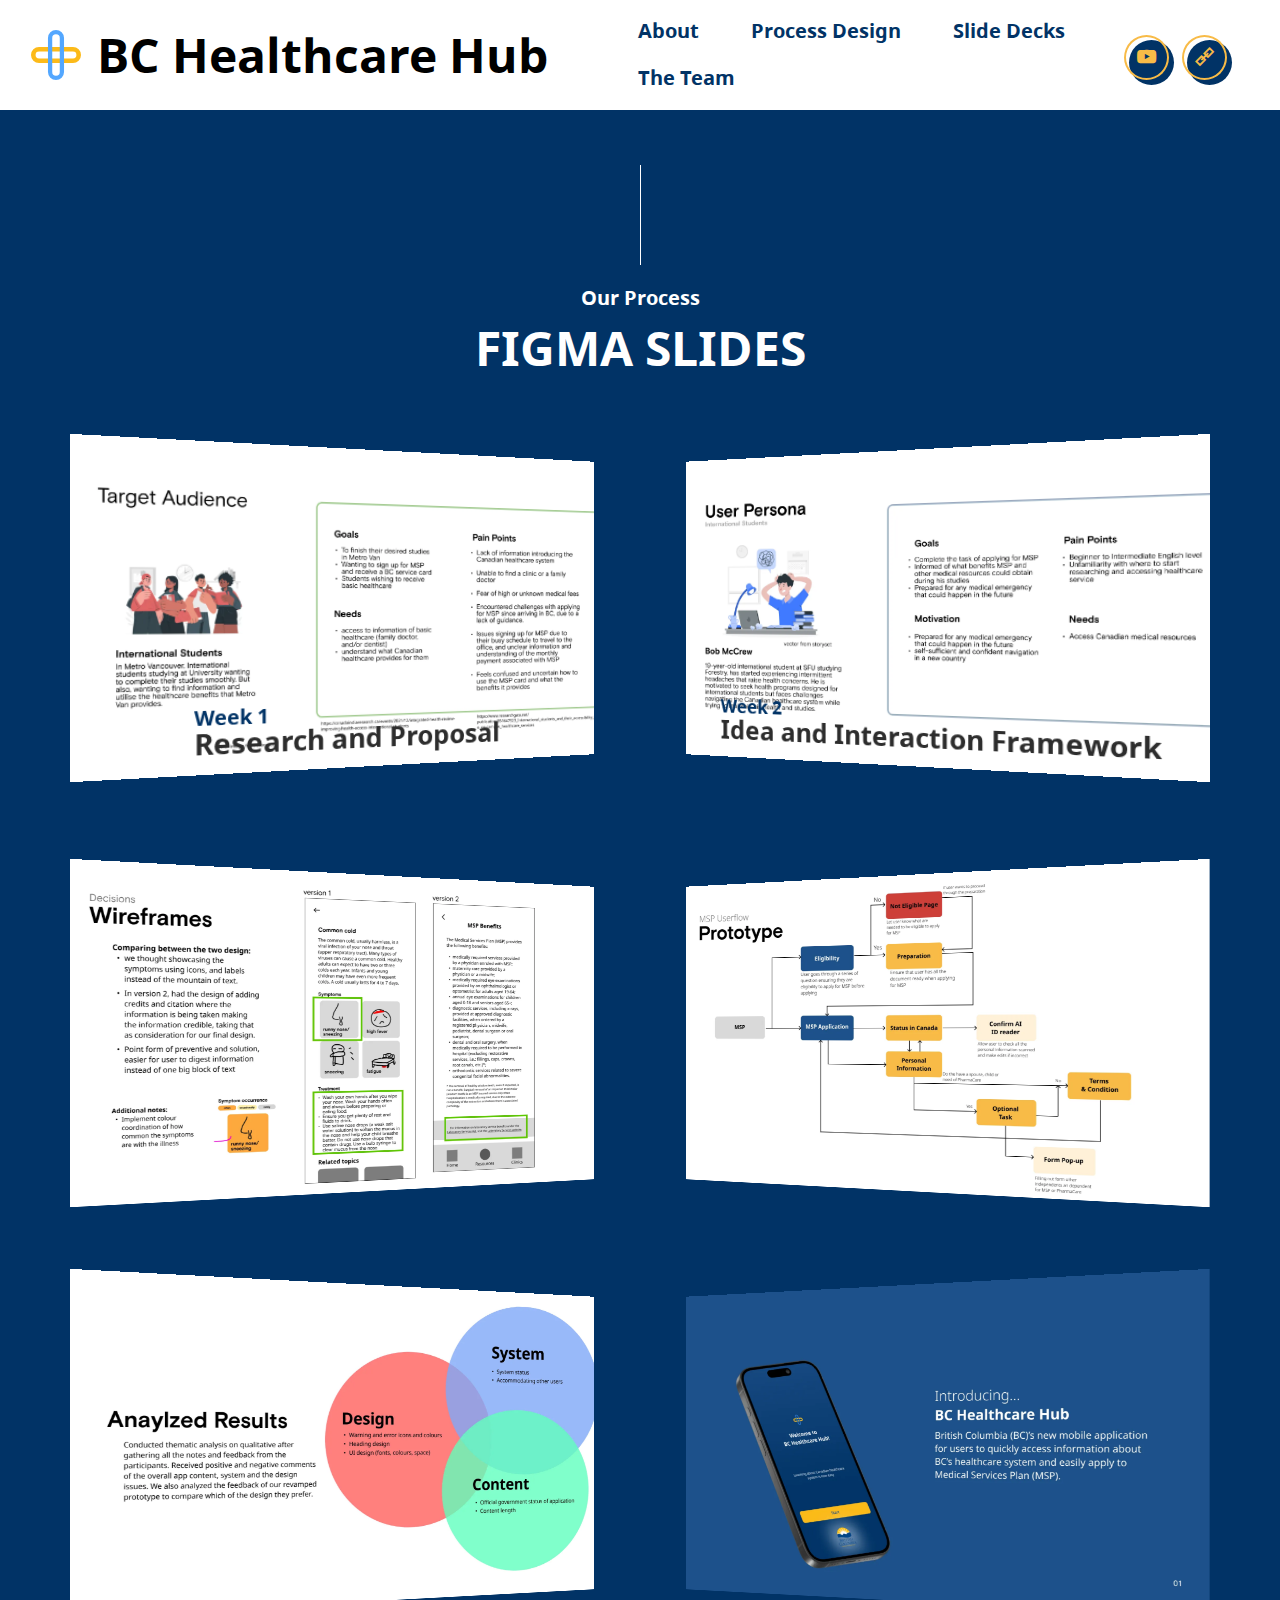
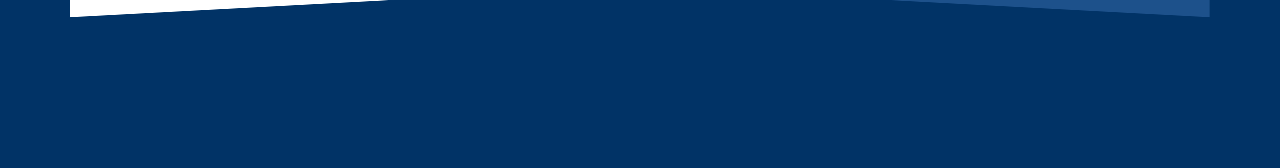
<file: page2.html>
<!DOCTYPE html>
<html  >
<head>
  <!-- Site made with Mobirise Website Builder v5.8.4, https://mobirise.com -->
  <meta charset="UTF-8">
  <meta http-equiv="X-UA-Compatible" content="IE=edge">
  <meta name="generator" content="Mobirise v5.8.4, mobirise.com">
  <meta name="viewport" content="width=device-width, initial-scale=1, minimum-scale=1">
  <link rel="shortcut icon" href="assets/images/logo.svg" type="image/x-icon">
  <meta name="description" content="">
  
  
  <title>Slide Decks</title>
  <link rel="stylesheet" href="assets/web/assets/mobirise-icons2/mobirise2.css">
  <link rel="stylesheet" href="assets/tether/tether.min.css">
  <link rel="stylesheet" href="assets/bootstrap/css/bootstrap.min.css">
  <link rel="stylesheet" href="assets/bootstrap/css/bootstrap-grid.min.css">
  <link rel="stylesheet" href="assets/bootstrap/css/bootstrap-reboot.min.css">
  <link rel="stylesheet" href="assets/animatecss/animate.min.css">
  <link rel="stylesheet" href="assets/dropdown/css/style.css">
  <link rel="stylesheet" href="assets/socicon/css/styles.css">
  <link rel="stylesheet" href="assets/theme/css/style.css">
  <link href="assets/fonts/style.css" rel="stylesheet">
  <link rel="preload" as="style" href="assets/mobirise/css/mbr-additional.css"><link rel="stylesheet" href="assets/mobirise/css/mbr-additional.css" type="text/css">

  
  
  
</head>
<body>
  
  <section class="menu cid-uvctag6I3v" once="menu" id="menu1-e">
  
  <nav class="navbar navbar-dropdown navbar-fixed-top navbar-expand-lg">
    <div class="container-fluid">
      <div class="navbar-brand">
        <span class="navbar-logo">
          <a href="index.html">
            <img src="assets/images/logo.svg" alt="BC Healthcare Hub logo">
          </a>
        </span>
        <span class="navbar-caption-wrap"><a class="navbar-caption text-black text-primary display-2" href="index.html"><span style="font-weight: normal;">BC Healthcare Hub</span></a></span>
      </div>
      <button class="navbar-toggler" type="button" data-toggle="collapse" data-target="#navbarSupportedContent" aria-controls="navbarNavAltMarkup" aria-expanded="false" aria-label="Toggle navigation">
        <div class="hamburger">
          <span></span>
          <span></span>
          <span></span>
          <span></span>
        </div>
      </button>
      <div class="collapse navbar-collapse" id="navbarSupportedContent">
        <ul class="navbar-nav nav-dropdown nav-right" data-app-modern-menu="true"><li class="nav-item"><a class="nav-link link text-secondary text-primary display-4" href="index.html#features06-6">About</a>
          </li>
          <li class="nav-item"><a class="nav-link link text-secondary text-primary display-4" href="process.html">Process Design</a></li><li class="nav-item"><a class="nav-link link text-secondary text-primary display-4" href="page2.html" aria-expanded="false">Slide Decks</a></li><li class="nav-item"><a class="nav-link link text-secondary text-primary display-4" href="page2.html" aria-expanded="false">The Team</a></li></ul>
        <div class="icons-menu">
          <a class="iconfont-wrapper" href="https://mobirise.com" target="_blank">
            <span class="icon-bg"></span>
            <span class="p-2 mbr-iconfont socicon-youtube socicon"></span>
          </a>
          <a class="iconfont-wrapper" href="https://mobirise.com" target="_blank">
            <span class="icon-bg"></span>
            <span class="p-2 mbr-iconfont mobi-mbri-link mobi-mbri"></span>
          </a>
          
          
        </div>
        
      </div>
    </div>
  </nav>

</section>

<section class="features4 cid-uw8dsi44h7" id="features4-q">

    

    
    <div class="container">
        <div class="row">

            <div class="mbr-white col-md-12 col-lg-12">
                <div class="title-align align-center">
                    <h3 class="mbr-section-subtitle mbr-semibold align-center mbr-light mbr-fonts-style display-4">Our Process</h3>
                </div>
                <h1 class="mbr-section-title align-center mbr-bold pb-5 mbr-fonts-style display-2">FIGMA SLIDES</h1>
            </div>


            <div class="card p-3 col-12 col-md-6 col-lg-6">
                <div class="card-wrapper card1">
                    <div class="card-box">
                        <h5 class="card-date align-left mbr-semibold mbr-white mbr-fonts-style display-4">
                            Week 1</h5>
                        <h4 class="card-title align-left mbr-semibold mbr-white mbr-fonts-style display-5">
                            Research and Proposal</h4>


                    </div>

                </div>
            </div>

            

            <div class="card p-3 col-12 col-md-6">
                <div class="card-wrapper card3">
                    <div class="card-box">
                        <h5 class="card-date align-left mbr-semibold mbr-white mbr-fonts-style display-4">
                            <strong>Week 2</strong></h5>
                        <h4 class="card-title align-left mbr-semibold mbr-white mbr-fonts-style display-5">
                            <strong>Idea and Interaction Framework</strong></h4>

                    </div>

                </div>
            </div>



        </div>
    </div>
</section>

<section class="features4 cid-uw8dOpcA2Q" id="features4-s">

    

    
    <div class="container">
        <div class="row">

            <div class="mbr-white col-md-12 col-lg-12">
                <div class="title-align align-center">
                    
                </div>
                
            </div>


            <div class="card p-3 col-12 col-md-6 col-lg-6">
                <div class="card-wrapper card1">
                    <div class="card-box">
                        <h5 class="card-date align-left mbr-semibold mbr-white mbr-fonts-style display-4"><strong>Week 3</strong></h5>
                        <h4 class="card-title align-left mbr-semibold mbr-white mbr-fonts-style display-5">
                            <strong>Designing Interactions</strong></h4>


                    </div>

                </div>
            </div>

            

            <div class="card p-3 col-12 col-md-6">
                <div class="card-wrapper card3">
                    <div class="card-box">
                        <h5 class="card-date align-left mbr-semibold mbr-white mbr-fonts-style display-4">
                            <strong>Week 4</strong></h5>
                        <h4 class="card-title align-left mbr-semibold mbr-white mbr-fonts-style display-5">
                            <strong>Initial Prototype</strong></h4>

                    </div>

                </div>
            </div>



        </div>
    </div>
</section>

<section class="features4 cid-uw8eMm5BfH" id="features4-t">

    

    
    <div class="container">
        <div class="row">

            <div class="mbr-white col-md-12 col-lg-12">
                <div class="title-align align-center">
                    
                </div>
                
            </div>


            <div class="card p-3 col-12 col-md-6 col-lg-6">
                <div class="card-wrapper card1">
                    <div class="card-box">
                        <h5 class="card-date align-left mbr-semibold mbr-white mbr-fonts-style display-4">
                            <strong>Week 5</strong></h5>
                        <h4 class="card-title align-left mbr-semibold mbr-white mbr-fonts-style display-5">
                            <strong>User Testing and Refinements Proposal</strong></h4>


                    </div>

                </div>
            </div>

            

            <div class="card p-3 col-12 col-md-6">
                <div class="card-wrapper card3">
                    <div class="card-box">
                        <h5 class="card-date align-left mbr-semibold mbr-white mbr-fonts-style display-4">
                            <strong>Week 6</strong></h5>
                        <h4 class="card-title align-left mbr-semibold mbr-white mbr-fonts-style display-5">
                            <strong>Final Prototype</strong></h4>

                    </div>

                </div>
            </div>



        </div>
    </div>
</section>


<script src="assets/web/assets/jquery/jquery.min.js"></script>
  <script src="assets/popper/popper.min.js"></script>
  <script src="assets/tether/tether.min.js"></script>
  <script src="assets/bootstrap/js/bootstrap.min.js"></script>
  <script src="assets/smoothscroll/smooth-scroll.js"></script>
  <script src="assets/viewportchecker/jquery.viewportchecker.js"></script>
  <script src="assets/dropdown/js/nav-dropdown.js"></script>
  <script src="assets/dropdown/js/navbar-dropdown.js"></script>
  <script src="assets/touchswipe/jquery.touch-swipe.min.js"></script>
  <script src="assets/theme/js/script.js"></script>
  
  
  
  <input name="animation" type="hidden">
  </body>
</html>
</file>
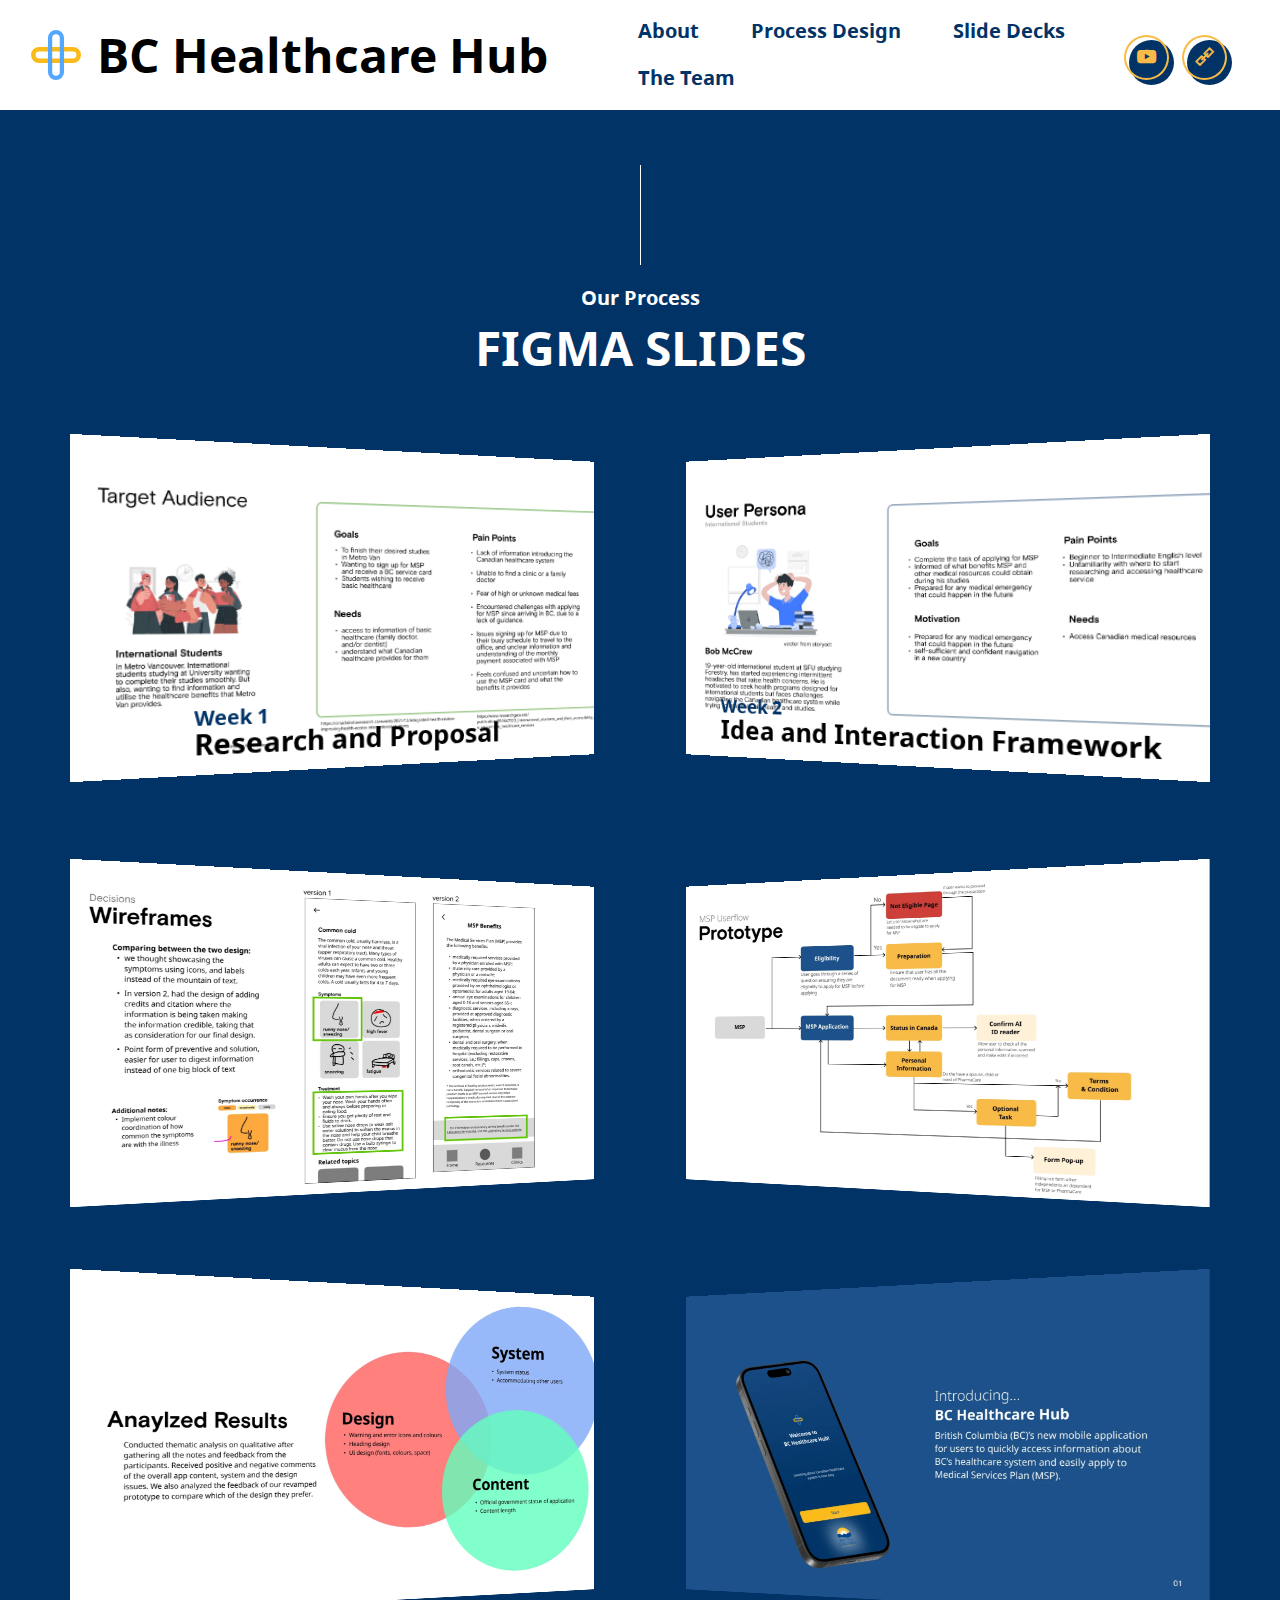
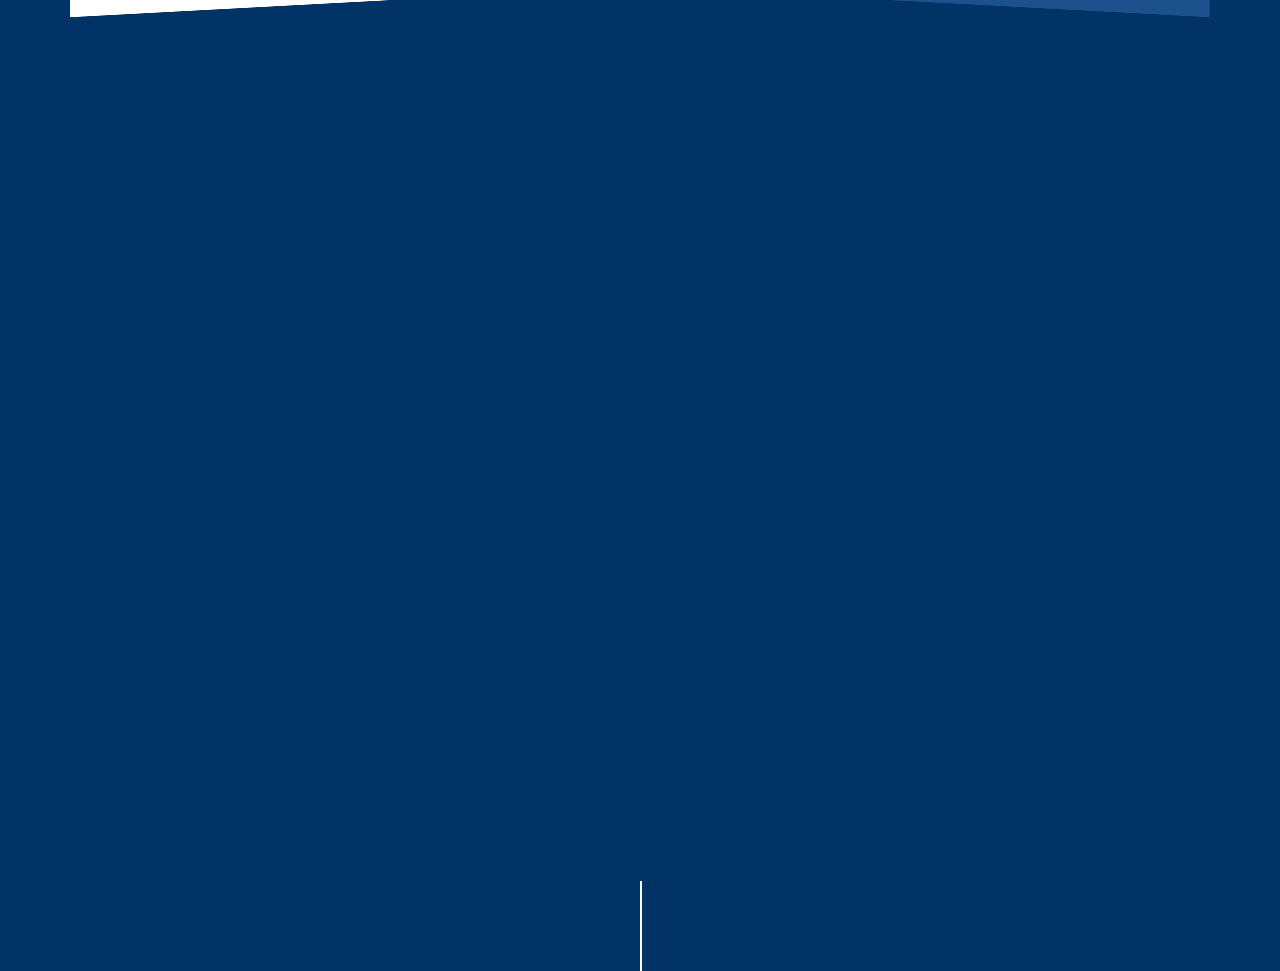
<file: slides.html>
<!DOCTYPE html>
<html  >
<head>
  <!-- Site made with Mobirise Website Builder v5.8.4, https://mobirise.com -->
  <meta charset="UTF-8">
  <meta http-equiv="X-UA-Compatible" content="IE=edge">
  <meta name="generator" content="Mobirise v5.8.4, mobirise.com">
  <meta name="viewport" content="width=device-width, initial-scale=1, minimum-scale=1">
  <link rel="shortcut icon" href="assets/images/logo.svg" type="image/x-icon">
  <meta name="description" content="">
  
  
  <title>Slide Decks</title>
  <link rel="stylesheet" href="assets/web/assets/mobirise-icons2/mobirise2.css">
  <link rel="stylesheet" href="assets/tether/tether.min.css">
  <link rel="stylesheet" href="assets/bootstrap/css/bootstrap.min.css">
  <link rel="stylesheet" href="assets/bootstrap/css/bootstrap-grid.min.css">
  <link rel="stylesheet" href="assets/bootstrap/css/bootstrap-reboot.min.css">
  <link rel="stylesheet" href="assets/animatecss/animate.min.css">
  <link rel="stylesheet" href="assets/dropdown/css/style.css">
  <link rel="stylesheet" href="assets/socicon/css/styles.css">
  <link rel="stylesheet" href="assets/theme/css/style.css">
  <link href="assets/fonts/style.css" rel="stylesheet">
  <link rel="preload" as="style" href="assets/mobirise/css/mbr-additional.css"><link rel="stylesheet" href="assets/mobirise/css/mbr-additional.css" type="text/css">

  
  
  
</head>
<body>
  
  <section class="menu cid-uvctag6I3v" once="menu" id="menu1-e">
  
  <nav class="navbar navbar-dropdown navbar-fixed-top navbar-expand-lg">
    <div class="container-fluid">
      <div class="navbar-brand">
        <span class="navbar-logo">
          <a href="index.html">
            <img src="assets/images/logo.svg" alt="BC Healthcare Hub logo">
          </a>
        </span>
        <span class="navbar-caption-wrap"><a class="navbar-caption text-black text-primary display-2" href="index.html"><span style="font-weight: normal;">BC Healthcare Hub</span></a></span>
      </div>
      <button class="navbar-toggler" type="button" data-toggle="collapse" data-target="#navbarSupportedContent" aria-controls="navbarNavAltMarkup" aria-expanded="false" aria-label="Toggle navigation">
        <div class="hamburger">
          <span></span>
          <span></span>
          <span></span>
          <span></span>
        </div>
      </button>
      <div class="collapse navbar-collapse" id="navbarSupportedContent">
        <ul class="navbar-nav nav-dropdown nav-right" data-app-modern-menu="true"><li class="nav-item"><a class="nav-link link text-secondary text-primary display-4" href="index.html#features06-6">About</a>
          </li>
          <li class="nav-item"><a class="nav-link link text-secondary text-primary display-4" href="process.html">Process Design</a></li><li class="nav-item"><a class="nav-link link text-secondary text-primary display-4" href="slides.html" aria-expanded="false">Slide Decks</a></li><li class="nav-item"><a class="nav-link link text-secondary text-primary display-4" href="team.html" aria-expanded="false">The Team</a></li></ul>
        <div class="icons-menu">
          <a class="iconfont-wrapper" href="https://youtu.be/LZJXYPZFxbo" target="_blank">
            <span class="icon-bg"></span>
            <span class="p-2 mbr-iconfont socicon-youtube socicon"></span>
          </a>
          <a class="iconfont-wrapper" href="https://cloud.protopie.io/p/ae5cdab4b4598edfea442410?ui=true&scaleToFit=true&enableHotspotHints=true&cursorType=touch&mockup=true&bgColor=%23F5F5F5&bgImage=undefined&playSpeed=1" target="_blank">
            <span class="icon-bg"></span>
            <span class="p-2 mbr-iconfont mobi-mbri-link mobi-mbri"></span>
          </a>
          
          
        </div>
        
      </div>
    </div>
  </nav>

</section>

<section class="features4 cid-uw8dsi44h7" id="features4-q">

    

    
    <div class="container">
        <div class="row">

            <div class="mbr-white col-md-12 col-lg-12">
                <div class="title-align align-center">
                    <h3 class="mbr-section-subtitle mbr-semibold align-center mbr-light mbr-fonts-style display-4">Our Process</h3>
                </div>
                <h1 class="mbr-section-title align-center mbr-bold pb-5 mbr-fonts-style display-2">FIGMA SLIDES</h1>
            </div>


            <div class="card p-3 col-12 col-md-6 col-lg-6">
                <div class="card-wrapper card1">
                    <div class="card-box">
                        <h5 class="card-date align-left mbr-semibold mbr-white mbr-fonts-style display-4">
                            Week 1</h5>
                        <h4 class="card-title align-left mbr-semibold mbr-white mbr-fonts-style display-5">
                            <a href="https://www.figma.com/proto/ejzPJAJWiJDtgmii2ldZUF/IAT-334-Project-(Fix-It-Force)?page-id=0%3A1&node-id=1-3&node-type=frame&viewport=291%2C550%2C0.14&t=faIWNLDZGc9E7wzI-1&scaling=contain&content-scaling=fixed" class="text-black" target="_blank">Research and Proposal</a></h4>


                    </div>

                </div>
            </div>

            

            <div class="card p-3 col-12 col-md-6">
                <div class="card-wrapper card3">
                    <div class="card-box">
                        <h5 class="card-date align-left mbr-semibold mbr-white mbr-fonts-style display-4">
                            <strong>Week 2</strong></h5>
                        <h4 class="card-title align-left mbr-semibold mbr-white mbr-fonts-style display-5">
                            <strong><a href="https://www.figma.com/proto/ejzPJAJWiJDtgmii2ldZUF/IAT-334-Project-(Fix-It-Force)?page-id=78%3A2&node-id=81-2&node-type=canvas&viewport=704%2C679%2C0.05&t=SGLbYfAhO7VfbLNt-1&scaling=contain&content-scaling=fixed" class="text-black" target="_blank">Idea and Interaction Framework</a></strong></h4>

                    </div>

                </div>
            </div>



        </div>
    </div>
</section>

<section class="features4 cid-uw8dOpcA2Q" id="features4-s">

    

    
    <div class="container">
        <div class="row">

            <div class="mbr-white col-md-12 col-lg-12">
                <div class="title-align align-center">
                    
                </div>
                
            </div>


            <div class="card p-3 col-12 col-md-6 col-lg-6">
                <div class="card-wrapper card1">
                    <div class="card-box">
                        <h5 class="card-date align-left mbr-semibold mbr-white mbr-fonts-style display-4"><strong>Week 3</strong></h5>
                        <h4 class="card-title align-left mbr-semibold mbr-white mbr-fonts-style display-5">
                            <strong><a href="https://www.figma.com/proto/ejzPJAJWiJDtgmii2ldZUF/IAT-334-Project-(Fix-It-Force)?page-id=188%3A2&node-id=223-319&node-type=frame&viewport=555%2C587%2C0.03&t=F1Fx6YaUtldugnWs-1&scaling=contain&content-scaling=fixed" class="text-black" target="_blank">Designing Interactions</a></strong></h4>


                    </div>

                </div>
            </div>

            

            <div class="card p-3 col-12 col-md-6">
                <div class="card-wrapper card3">
                    <div class="card-box">
                        <h5 class="card-date align-left mbr-semibold mbr-white mbr-fonts-style display-4">
                            <strong>Week 4</strong></h5>
                        <h4 class="card-title align-left mbr-semibold mbr-white mbr-fonts-style display-5">
                            <strong><a href="https://www.figma.com/proto/ejzPJAJWiJDtgmii2ldZUF/IAT-334-Project-(Fix-It-Force)?page-id=453%3A5911&node-id=453-10143&node-type=canvas&viewport=833%2C636%2C0.06&t=boaiPrEULyjhSm4x-1&scaling=contain&content-scaling=fixed" class="text-black" target="_blank">Initial Prototype</a></strong></h4>

                    </div>

                </div>
            </div>



        </div>
    </div>
</section>

<section class="features4 cid-uw8eMm5BfH" id="features4-t">

    

    
    <div class="container">
        <div class="row">

            <div class="mbr-white col-md-12 col-lg-12">
                <div class="title-align align-center">
                    
                </div>
                
            </div>


            <div class="card p-3 col-12 col-md-6 col-lg-6">
                <div class="card-wrapper card1">
                    <div class="card-box">
                        <h5 class="card-date align-left mbr-semibold mbr-white mbr-fonts-style display-4">
                            <strong>Week 5</strong></h5>
                        <h4 class="card-title align-left mbr-semibold mbr-white mbr-fonts-style display-5">
                            <strong><a href="https://www.figma.com/proto/ejzPJAJWiJDtgmii2ldZUF/IAT-334-Project-(Fix-It-Force)?page-id=913%3A5840&node-id=925-4401&node-type=frame&viewport=1155%2C735%2C0.05&t=lvDh49TLLuJxnLTI-1&scaling=min-zoom&content-scaling=fixed" class="text-black" target="_blank">User Testing and Refinements Proposal</a></strong></h4>


                    </div>

                </div>
            </div>

            

            <div class="card p-3 col-12 col-md-6">
                <div class="card-wrapper card3">
                    <div class="card-box">
                        <h5 class="card-date align-left mbr-semibold mbr-white mbr-fonts-style display-4">
                            <strong>Week 6</strong></h5>
                        <h4 class="card-title align-left mbr-semibold mbr-white mbr-fonts-style display-5">
                            <strong><a href="https://www.figma.com/proto/ejzPJAJWiJDtgmii2ldZUF/IAT-334-Project-(Fix-It-Force)?page-id=1415%3A10267&node-id=1415-10268&node-type=frame&viewport=963%2C823%2C0.04&t=9toGvKrqG8euUbgu-1&scaling=min-zoom&content-scaling=fixed" class="text-white" target="_blank">Final Prototype</a></strong></h4>

                    </div>

                </div>
            </div>



        </div>
    </div>
</section>

<section class="footer1 woodm4_footer1 cid-uwat7UPaic" id="footer01-4v">

    

    

    <div class="container">
        <div class="row">
            <div class="col-12 align-center">
                <img src="assets/images/logo-bob-176x176.png" alt="Mobirise">
            </div>
            <div class="card p-3 col-12 col-md-6">
                <div class="card-box">
                    <h4 class="card-title mbr-bold mbr-fonts-style display-5"><span style="font-weight: normal;">The team</span></h4>
                    <p class="mbr-text mbr-fonts-style display-7">Irina Ng<br>Elizabeth Liao<br>Max Nielsen<br>Bob the Builder (honorary)<br>Noelle (honorary)</p>
                </div>
            </div>

            <div class="card p-3 col-12 col-md-6">
                <div class="card-box">
                    <h4 class="card-title mbr-bold mbr-fonts-style display-5"><p><span style="font-weight: normal;">Project for</span></p></h4>
                    <p class="mbr-text mbr-fonts-style display-7">Simon Fraser University<br><a href="https://www.sfu.ca/outlines.html?2024/fall/iat/334/d100" class="text-info" target="_blank">IAT 334</a><br></p>
                </div>
            </div>

            

            <div class="col-lg-12 pt-5 align-center">
                <div class="icon-wrap">
                    <a href="https://cloud.protopie.io/p/ae5cdab4b4598edfea442410?ui=true&scaleToFit=true&enableHotspotHints=true&cursorType=touch&mockup=true&bgColor=%23F5F5F5&bgImage=undefined&playSpeed=1" target="_blank"><span class="mbr-iconfont mobi-mbri-link mobi-mbri"></span></a><br>
                    <a href="https://youtu.be/LZJXYPZFxbo" target="_blank"><span class="mbr-iconfont socicon-youtube socicon"></span></a>
                </div>
            </div>
        </div>
    </div>
</section>


<script src="assets/web/assets/jquery/jquery.min.js"></script>
  <script src="assets/popper/popper.min.js"></script>
  <script src="assets/tether/tether.min.js"></script>
  <script src="assets/bootstrap/js/bootstrap.min.js"></script>
  <script src="assets/smoothscroll/smooth-scroll.js"></script>
  <script src="assets/viewportchecker/jquery.viewportchecker.js"></script>
  <script src="assets/dropdown/js/nav-dropdown.js"></script>
  <script src="assets/dropdown/js/navbar-dropdown.js"></script>
  <script src="assets/touchswipe/jquery.touch-swipe.min.js"></script>
  <script src="assets/theme/js/script.js"></script>
  
  
  
  <input name="animation" type="hidden">
  </body>
</html>
</file>
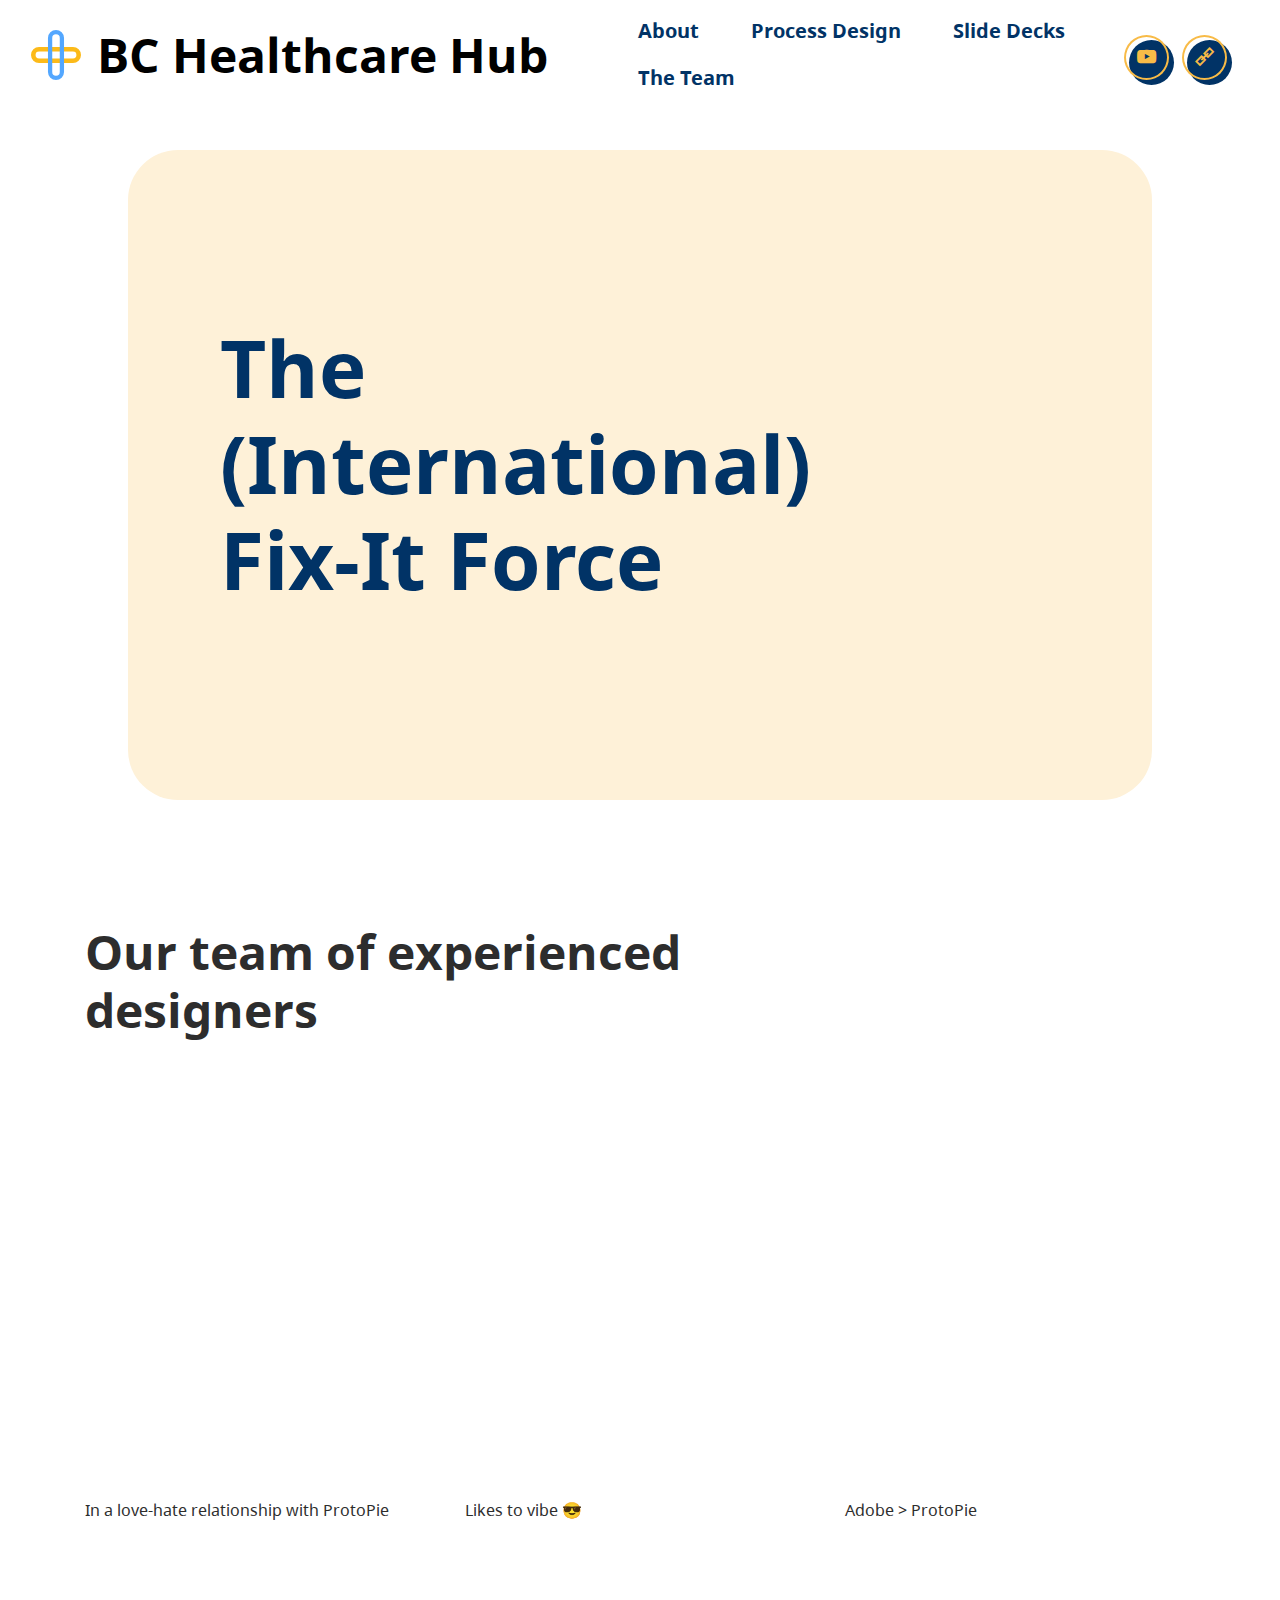
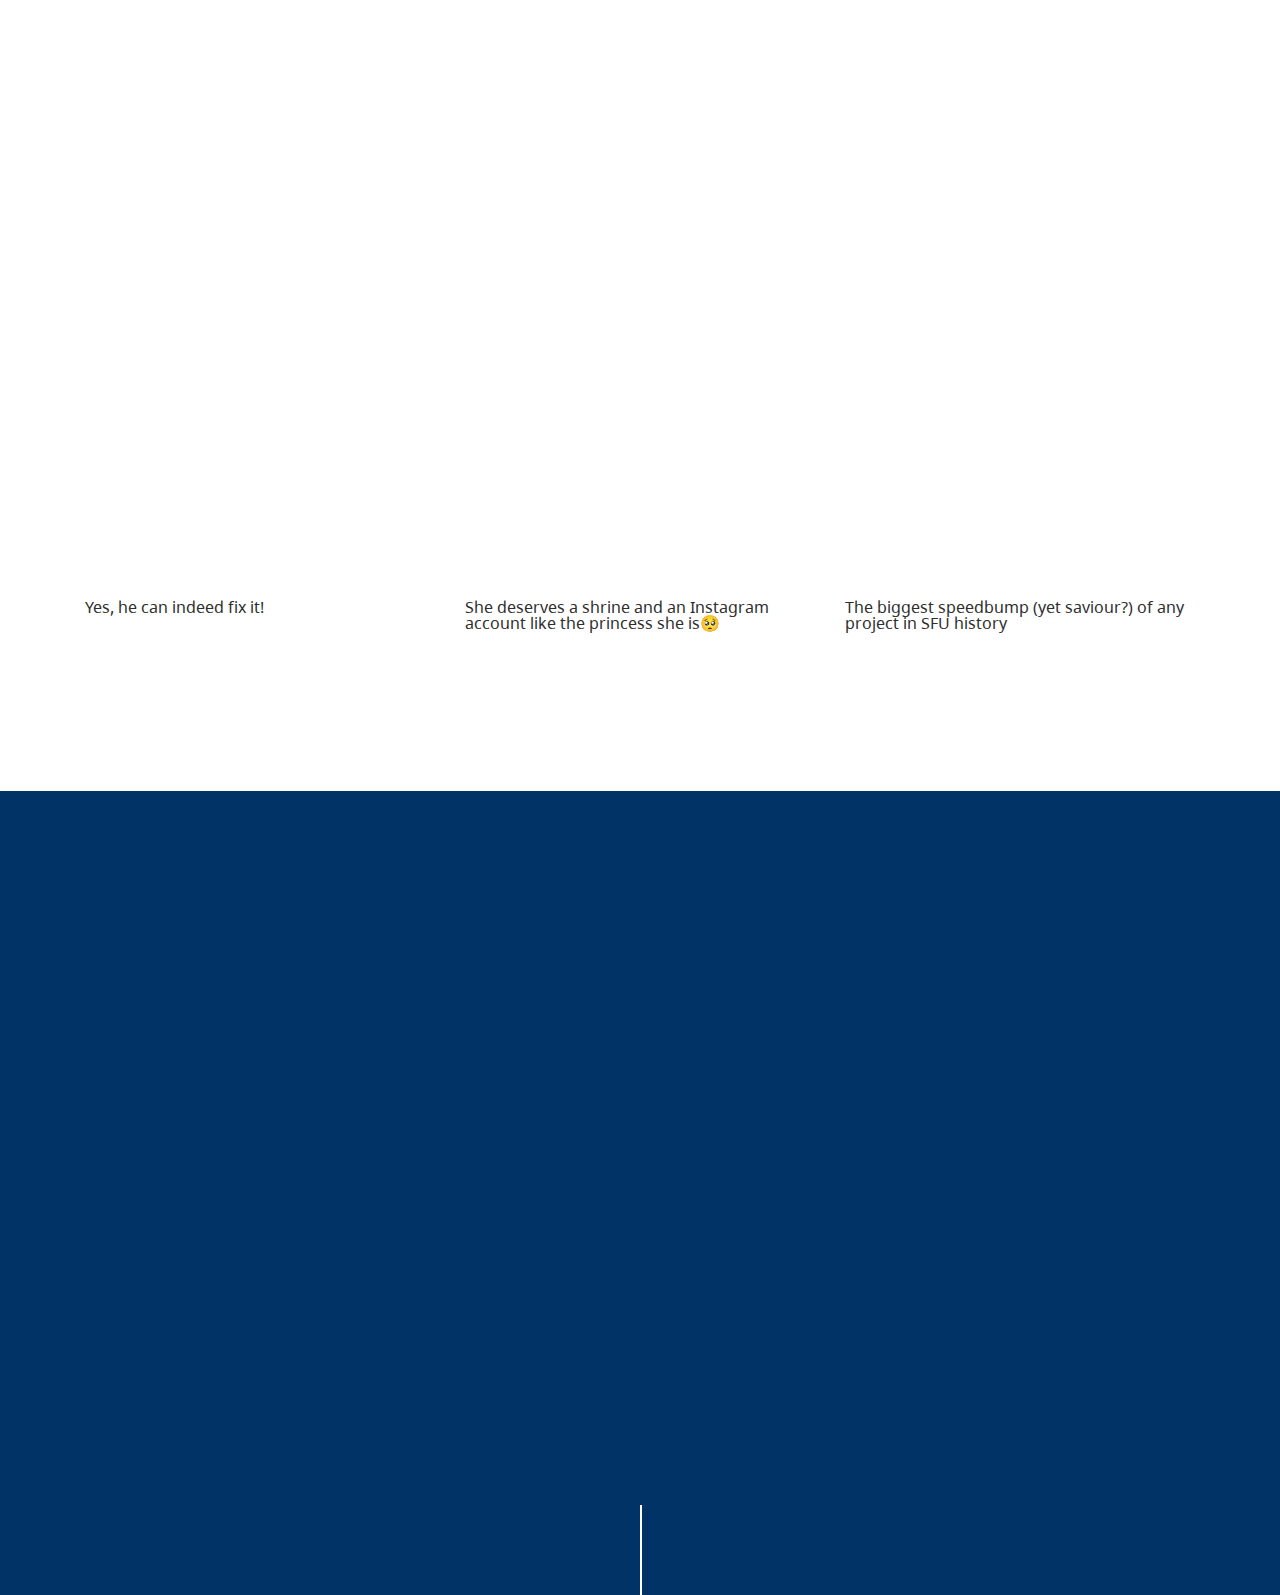
<file: team.html>
<!DOCTYPE html>
<html  >
<head>
  <!-- Site made with Mobirise Website Builder v5.8.4, https://mobirise.com -->
  <meta charset="UTF-8">
  <meta http-equiv="X-UA-Compatible" content="IE=edge">
  <meta name="generator" content="Mobirise v5.8.4, mobirise.com">
  <meta name="viewport" content="width=device-width, initial-scale=1, minimum-scale=1">
  <link rel="shortcut icon" href="assets/images/logo.svg" type="image/x-icon">
  <meta name="description" content="">
  
  
  <title>The Team</title>
  <link rel="stylesheet" href="assets/web/assets/mobirise-icons2/mobirise2.css">
  <link rel="stylesheet" href="assets/tether/tether.min.css">
  <link rel="stylesheet" href="assets/bootstrap/css/bootstrap.min.css">
  <link rel="stylesheet" href="assets/bootstrap/css/bootstrap-grid.min.css">
  <link rel="stylesheet" href="assets/bootstrap/css/bootstrap-reboot.min.css">
  <link rel="stylesheet" href="assets/animatecss/animate.min.css">
  <link rel="stylesheet" href="assets/dropdown/css/style.css">
  <link rel="stylesheet" href="assets/socicon/css/styles.css">
  <link rel="stylesheet" href="assets/theme/css/style.css">
  <link href="assets/fonts/style.css" rel="stylesheet">
  <link rel="preload" as="style" href="assets/mobirise/css/mbr-additional.css"><link rel="stylesheet" href="assets/mobirise/css/mbr-additional.css" type="text/css">

  
  
  
</head>
<body>
  
  <section class="menu cid-uvctag6I3v" once="menu" id="menu1-23">
  
  <nav class="navbar navbar-dropdown navbar-fixed-top navbar-expand-lg">
    <div class="container-fluid">
      <div class="navbar-brand">
        <span class="navbar-logo">
          <a href="index.html">
            <img src="assets/images/logo.svg" alt="BC Healthcare Hub logo">
          </a>
        </span>
        <span class="navbar-caption-wrap"><a class="navbar-caption text-black text-primary display-2" href="index.html"><span style="font-weight: normal;">BC Healthcare Hub</span></a></span>
      </div>
      <button class="navbar-toggler" type="button" data-toggle="collapse" data-target="#navbarSupportedContent" aria-controls="navbarNavAltMarkup" aria-expanded="false" aria-label="Toggle navigation">
        <div class="hamburger">
          <span></span>
          <span></span>
          <span></span>
          <span></span>
        </div>
      </button>
      <div class="collapse navbar-collapse" id="navbarSupportedContent">
        <ul class="navbar-nav nav-dropdown nav-right" data-app-modern-menu="true"><li class="nav-item"><a class="nav-link link text-secondary text-primary display-4" href="index.html#features06-6">About</a>
          </li>
          <li class="nav-item"><a class="nav-link link text-secondary text-primary display-4" href="process.html">Process Design</a></li><li class="nav-item"><a class="nav-link link text-secondary text-primary display-4" href="slides.html" aria-expanded="false">Slide Decks</a></li><li class="nav-item"><a class="nav-link link text-secondary text-primary display-4" href="team.html" aria-expanded="false">The Team</a></li></ul>
        <div class="icons-menu">
          <a class="iconfont-wrapper" href="https://youtu.be/LZJXYPZFxbo" target="_blank">
            <span class="icon-bg"></span>
            <span class="p-2 mbr-iconfont socicon-youtube socicon"></span>
          </a>
          <a class="iconfont-wrapper" href="https://cloud.protopie.io/p/ae5cdab4b4598edfea442410?ui=true&scaleToFit=true&enableHotspotHints=true&cursorType=touch&mockup=true&bgColor=%23F5F5F5&bgImage=undefined&playSpeed=1" target="_blank">
            <span class="icon-bg"></span>
            <span class="p-2 mbr-iconfont mobi-mbri-link mobi-mbri"></span>
          </a>
          
          
        </div>
        
      </div>
    </div>
  </nav>

</section>

<section class="header02 creativem4_header02 cid-uwaknmB6U1" id="header02-4n">

    

    
    <div class="container align-center">
        <div class="row">
            <div class="col-md-12 col-lg-9 d-flex flex-column">
                <h1 class="mbr-section-title mbr-regular pb-3 align-left mbr-fonts-style mbr-bold display-1"><span style="font-weight: 400;">The (International) Fix-It Force</span></h1>
                
                
                
            </div>
            <div class="col-lg-3 col-md-12 align-center">
                <div class="wrap">
                    <img src="assets/images/logo.svg" alt="Mobirise" class="image-1 animated-elements1">
                    <img src="assets/images/logo.svg" alt="Mobirise" class="image-2 animated-elements2">
                    <img src="assets/images/logo.svg" alt="Mobirise" class="image-3 animated-elements3">
                    <img src="assets/images/logo.svg" alt="Mobirise" class="image-4 animated-elements4">
                    <img src="assets/images/logo.svg" alt="Mobirise" class="image-5 animated-elements5">
                    <img src="assets/images/logo.svg" alt="Mobirise" class="image-6 animated-elements6">
                </div>
            </div>
        </div>
    </div>
</section>

<section class="team2 cid-uw9fh0HOAh" id="team02-2e">
    

    
    <div class="container">
        <div class="row">
            <div class="col-lg-8 col-md-12 pb-4">
                
                <h3 class="mbr-section-title mbr-fonts-style align-left mb-4 display-2">Our team of experienced designers</h3>
                
            </div>
        </div>
        <div class="row justify-content-center">
            <div class="col-sm-6 col-lg-4">
                <div class="card-wrap">
                    <div class="image-wrap">
                        <img src="assets/images/frame-328-700x700.png" alt="">
                    </div>
                    <div class="content-wrap">
                        <h5 class="mbr-section-title card-title mbr-fonts-style align-left m-0 display-5">
                            Max Nielsen</h5>
                        <h6 class="mbr-role mbr-fonts-style align-left mb-2 display-7">In a love-hate relationship with ProtoPie</h6>
                        
                        <div class="social-row align-left display-7">
                            <div class="soc-item">
                                <a href="https://twitter.com/mobirise" target="_blank">
                                    <span class="mbr-iconfont socicon socicon-facebook"></span>
                                </a>
                            </div>
                            <div class="soc-item">
                                <a href="https://twitter.com/mobirise" target="_blank">
                                    <span class="mbr-iconfont socicon socicon-twitter"></span>
                                </a>
                            </div>
                            <div class="soc-item">
                                <a href="https://twitter.com/mobirise" target="_blank">
                                    <span class="mbr-iconfont socicon socicon-instagram"></span>
                                </a>
                            </div>
                            
                            
                        </div>
                        
                    </div>
                </div>
            </div>

            <div class="col-sm-6 col-lg-4">
                <div class="card-wrap">
                    <div class="image-wrap">
                        <img src="assets/images/frame-329-700x700.png" alt="">
                    </div>
                    <div class="content-wrap">
                        <h5 class="mbr-section-title card-title mbr-fonts-style m-0 align-left display-5">Elizabeth Liao</h5>
                        <h6 class="mbr-role mbr-fonts-style align-left mb-2 display-7">
                            Likes to vibe 😎</h6>
                        
                        <div class="social-row align-left display-7">
                            <div class="soc-item">
                                <a href="https://twitter.com/mobirise" target="_blank">
                                    <span class="mbr-iconfont socicon socicon-facebook"></span>
                                </a>
                            </div>
                            <div class="soc-item">
                                <a href="https://twitter.com/mobirise" target="_blank">
                                    <span class="mbr-iconfont socicon socicon-twitter"></span>
                                </a>
                            </div>
                            <div class="soc-item">
                                <a href="https://twitter.com/mobirise" target="_blank">
                                    <span class="mbr-iconfont socicon socicon-instagram"></span>
                                </a>
                            </div>
                            
                            
                        </div>
                        
                    </div>
                </div>
            </div>

            <div class="col-sm-6 col-lg-4">
                <div class="card-wrap">
                    <div class="image-wrap">
                        <img src="assets/images/frame-330-700x700.png" alt="">
                    </div>
                    <div class="content-wrap">
                        <h5 class="mbr-section-title card-title mbr-fonts-style m-0 align-left display-5">
                            Irina Ng</h5>
                        <h6 class="mbr-role mbr-fonts-style align-left mb-2 display-7">Adobe &gt; ProtoPie</h6>
                        
                        <div class="social-row align-left display-7">
                            <div class="soc-item">
                                <a href="https://twitter.com/mobirise" target="_blank">
                                    <span class="mbr-iconfont socicon socicon-facebook"></span>
                                </a>
                            </div>
                            <div class="soc-item">
                                <a href="https://twitter.com/mobirise" target="_blank">
                                    <span class="mbr-iconfont socicon socicon-twitter"></span>
                                </a>
                            </div>
                            <div class="soc-item">
                                <a href="https://twitter.com/mobirise" target="_blank">
                                    <span class="mbr-iconfont socicon socicon-instagram"></span>
                                </a>
                            </div>
                            
                            
                        </div>
                        
                    </div>
                </div>
            </div>

            
        </div>
    </div>
</section>

<section class="team2 cid-uwaoSSA0xZ" id="team02-4p">
    

    
    <div class="container">
        <div class="row">
            <div class="col-lg-8 col-md-12 pb-4">
                
                <h3 class="mbr-section-title mbr-fonts-style align-left mb-4 display-2">Our honorary members</h3>
                
            </div>
        </div>
        <div class="row justify-content-center">
            <div class="col-sm-6 col-lg-4">
                <div class="card-wrap">
                    <div class="image-wrap">
                        <img src="assets/images/frame-346.webp" alt="">
                    </div>
                    <div class="content-wrap">
                        <h5 class="mbr-section-title card-title mbr-fonts-style align-left m-0 display-5">
                            Bob the Builder</h5>
                        <h6 class="mbr-role mbr-fonts-style align-left mb-2 display-7">Yes, he can indeed fix it!</h6>
                        
                        <div class="social-row align-left display-7">
                            <div class="soc-item">
                                <a href="https://twitter.com/mobirise" target="_blank">
                                    <span class="mbr-iconfont socicon socicon-facebook"></span>
                                </a>
                            </div>
                            <div class="soc-item">
                                <a href="https://twitter.com/mobirise" target="_blank">
                                    <span class="mbr-iconfont socicon socicon-twitter"></span>
                                </a>
                            </div>
                            <div class="soc-item">
                                <a href="https://twitter.com/mobirise" target="_blank">
                                    <span class="mbr-iconfont socicon socicon-instagram"></span>
                                </a>
                            </div>
                            
                            
                        </div>
                        
                    </div>
                </div>
            </div>

            <div class="col-sm-6 col-lg-4">
                <div class="card-wrap">
                    <div class="image-wrap">
                        <img src="assets/images/asdasdasd.webp" alt="">
                    </div>
                    <div class="content-wrap">
                        <h5 class="mbr-section-title card-title mbr-fonts-style m-0 align-left display-5">Noelle</h5>
                        <h6 class="mbr-role mbr-fonts-style align-left mb-2 display-7">
                            She deserves a shrine and an Instagram account like the princess she is🥺</h6>
                        
                        <div class="social-row align-left display-7">
                            <div class="soc-item">
                                <a href="https://twitter.com/mobirise" target="_blank">
                                    <span class="mbr-iconfont socicon socicon-facebook"></span>
                                </a>
                            </div>
                            <div class="soc-item">
                                <a href="https://twitter.com/mobirise" target="_blank">
                                    <span class="mbr-iconfont socicon socicon-twitter"></span>
                                </a>
                            </div>
                            <div class="soc-item">
                                <a href="https://twitter.com/mobirise" target="_blank">
                                    <span class="mbr-iconfont socicon socicon-instagram"></span>
                                </a>
                            </div>
                            
                            
                        </div>
                        
                    </div>
                </div>
            </div>

            <div class="col-sm-6 col-lg-4">
                <div class="card-wrap">
                    <div class="image-wrap">
                        <img src="assets/images/frame-345.webp" alt="">
                    </div>
                    <div class="content-wrap">
                        <h5 class="mbr-section-title card-title mbr-fonts-style m-0 align-left display-5">
                            ProtoPie downtime</h5>
                        <h6 class="mbr-role mbr-fonts-style align-left mb-2 display-7">The biggest speedbump (yet saviour?) of any project in SFU history</h6>
                        
                        <div class="social-row align-left display-7">
                            <div class="soc-item">
                                <a href="https://twitter.com/mobirise" target="_blank">
                                    <span class="mbr-iconfont socicon socicon-facebook"></span>
                                </a>
                            </div>
                            <div class="soc-item">
                                <a href="https://twitter.com/mobirise" target="_blank">
                                    <span class="mbr-iconfont socicon socicon-twitter"></span>
                                </a>
                            </div>
                            <div class="soc-item">
                                <a href="https://twitter.com/mobirise" target="_blank">
                                    <span class="mbr-iconfont socicon socicon-instagram"></span>
                                </a>
                            </div>
                            
                            
                        </div>
                        
                    </div>
                </div>
            </div>

            
        </div>
    </div>
</section>

<section class="footer1 woodm4_footer1 cid-uwasPigRSt" id="footer01-4u">

    

    

    <div class="container">
        <div class="row">
            <div class="col-12 align-center">
                <img src="assets/images/logo-bob-176x176.png" alt="Mobirise">
            </div>
            <div class="card p-3 col-12 col-md-6">
                <div class="card-box">
                    <h4 class="card-title mbr-bold mbr-fonts-style display-5"><span style="font-weight: normal;">The team</span></h4>
                    <p class="mbr-text mbr-fonts-style display-7">Irina Ng<br>Elizabeth Liao<br>Max Nielsen<br>Bob the Builder (honorary)<br>Noelle (honorary)</p>
                </div>
            </div>

            <div class="card p-3 col-12 col-md-6">
                <div class="card-box">
                    <h4 class="card-title mbr-bold mbr-fonts-style display-5"><p><span style="font-weight: normal;">Project for</span></p></h4>
                    <p class="mbr-text mbr-fonts-style display-7">Simon Fraser University<br><a href="https://www.sfu.ca/outlines.html?2024/fall/iat/334/d100" class="text-info" target="_blank">IAT 334</a><br></p>
                </div>
            </div>

            

            <div class="col-lg-12 pt-5 align-center">
                <div class="icon-wrap">
                    <a href="https://cloud.protopie.io/p/ae5cdab4b4598edfea442410?ui=true&scaleToFit=true&enableHotspotHints=true&cursorType=touch&mockup=true&bgColor=%23F5F5F5&bgImage=undefined&playSpeed=1" target="_blank"><span class="mbr-iconfont mobi-mbri-link mobi-mbri"></span></a><br>
                    <a href="https://youtu.be/LZJXYPZFxbo" target="_blank"><span class="mbr-iconfont socicon-youtube socicon"></span></a>
                </div>
            </div>
        </div>
    </div>
</section>


<script src="assets/web/assets/jquery/jquery.min.js"></script>
  <script src="assets/popper/popper.min.js"></script>
  <script src="assets/tether/tether.min.js"></script>
  <script src="assets/bootstrap/js/bootstrap.min.js"></script>
  <script src="assets/smoothscroll/smooth-scroll.js"></script>
  <script src="assets/viewportchecker/jquery.viewportchecker.js"></script>
  <script src="assets/dropdown/js/nav-dropdown.js"></script>
  <script src="assets/dropdown/js/navbar-dropdown.js"></script>
  <script src="assets/touchswipe/jquery.touch-swipe.min.js"></script>
  <script src="assets/theme/js/script.js"></script>
  
  
  
  <input name="animation" type="hidden">
  </body>
</html>
</file>
<file: assets/web/assets/mobirise-icons2/mobirise2.css>
@font-face {
  font-family: 'Moririse2';
  font-display: swap;
  src:  url('mobirise2.eot?f2bix4');
  src:  url('mobirise2.eot?f2bix4#iefix') format('embedded-opentype'),
    url('mobirise2.ttf?f2bix4') format('truetype'),
    url('mobirise2.woff?f2bix4') format('woff'),
    url('mobirise2.svg?f2bix4#mobirise2') format('svg');
  font-weight: normal;
  font-style: normal;
}

[class^="mobi-"], [class*=" mobi-"] {
  /* use !important to prevent issues with browser extensions that change fonts */
  font-family: 'Moririse2' !important;
  speak: none;
  font-style: normal;
  font-weight: normal;
  font-variant: normal;
  text-transform: none;
  line-height: 1;

  /* Better Font Rendering =========== */
  -webkit-font-smoothing: antialiased;
  -moz-osx-font-smoothing: grayscale;
}

.mobi-mbri-add-submenu:before {
  content: "\e900";
}
.mobi-mbri-alert:before {
  content: "\e901";
}
.mobi-mbri-align-center:before {
  content: "\e902";
}
.mobi-mbri-align-justify:before {
  content: "\e903";
}
.mobi-mbri-align-left:before {
  content: "\e904";
}
.mobi-mbri-align-right:before {
  content: "\e905";
}
.mobi-mbri-android:before {
  content: "\e906";
}
.mobi-mbri-apple:before {
  content: "\e907";
}
.mobi-mbri-arrow-down:before {
  content: "\e908";
}
.mobi-mbri-arrow-next:before {
  content: "\e909";
}
.mobi-mbri-arrow-prev:before {
  content: "\e90a";
}
.mobi-mbri-arrow-up:before {
  content: "\e90b";
}
.mobi-mbri-bold:before {
  content: "\e90c";
}
.mobi-mbri-bookmark:before {
  content: "\e90d";
}
.mobi-mbri-bootstrap:before {
  content: "\e90e";
}
.mobi-mbri-briefcase:before {
  content: "\e90f";
}
.mobi-mbri-browse:before {
  content: "\e910";
}
.mobi-mbri-bulleted-list:before {
  content: "\e911";
}
.mobi-mbri-calendar:before {
  content: "\e912";
}
.mobi-mbri-camera:before {
  content: "\e913";
}
.mobi-mbri-cart-add:before {
  content: "\e914";
}
.mobi-mbri-cart-full:before {
  content: "\e915";
}
.mobi-mbri-cash:before {
  content: "\e916";
}
.mobi-mbri-change-style:before {
  content: "\e917";
}
.mobi-mbri-chat:before {
  content: "\e918";
}
.mobi-mbri-clock:before {
  content: "\e919";
}
.mobi-mbri-close:before {
  content: "\e91a";
}
.mobi-mbri-cloud:before {
  content: "\e91b";
}
.mobi-mbri-code:before {
  content: "\e91c";
}
.mobi-mbri-contact-form:before {
  content: "\e91d";
}
.mobi-mbri-credit-card:before {
  content: "\e91e";
}
.mobi-mbri-cursor-click:before {
  content: "\e91f";
}
.mobi-mbri-cust-feedback:before {
  content: "\e920";
}
.mobi-mbri-database:before {
  content: "\e921";
}
.mobi-mbri-delivery:before {
  content: "\e922";
}
.mobi-mbri-desktop:before {
  content: "\e923";
}
.mobi-mbri-devices:before {
  content: "\e924";
}
.mobi-mbri-down:before {
  content: "\e925";
}
.mobi-mbri-download-2:before {
  content: "\e926";
}
.mobi-mbri-download:before {
  content: "\e927";
}
.mobi-mbri-drag-n-drop-2:before {
  content: "\e928";
}
.mobi-mbri-drag-n-drop:before {
  content: "\e929";
}
.mobi-mbri-edit-2:before {
  content: "\e92a";
}
.mobi-mbri-edit:before {
  content: "\e92b";
}
.mobi-mbri-error:before {
  content: "\e92c";
}
.mobi-mbri-extension:before {
  content: "\e92d";
}
.mobi-mbri-features:before {
  content: "\e92e";
}
.mobi-mbri-file:before {
  content: "\e92f";
}
.mobi-mbri-flag:before {
  content: "\e930";
}
.mobi-mbri-folder:before {
  content: "\e931";
}
.mobi-mbri-gift:before {
  content: "\e932";
}
.mobi-mbri-github:before {
  content: "\e933";
}
.mobi-mbri-globe-2:before {
  content: "\e934";
}
.mobi-mbri-globe:before {
  content: "\e935";
}
.mobi-mbri-growing-chart:before {
  content: "\e936";
}
.mobi-mbri-hearth:before {
  content: "\e937";
}
.mobi-mbri-help:before {
  content: "\e938";
}
.mobi-mbri-home:before {
  content: "\e939";
}
.mobi-mbri-hot-cup:before {
  content: "\e93a";
}
.mobi-mbri-idea:before {
  content: "\e93b";
}
.mobi-mbri-image-gallery:before {
  content: "\e93c";
}
.mobi-mbri-image-slider:before {
  content: "\e93d";
}
.mobi-mbri-info:before {
  content: "\e93e";
}
.mobi-mbri-italic:before {
  content: "\e93f";
}
.mobi-mbri-key:before {
  content: "\e940";
}
.mobi-mbri-laptop:before {
  content: "\e941";
}
.mobi-mbri-layers:before {
  content: "\e942";
}
.mobi-mbri-left-right:before {
  content: "\e943";
}
.mobi-mbri-left:before {
  content: "\e944";
}
.mobi-mbri-letter:before {
  content: "\e945";
}
.mobi-mbri-like:before {
  content: "\e946";
}
.mobi-mbri-link:before {
  content: "\e947";
}
.mobi-mbri-lock:before {
  content: "\e948";
}
.mobi-mbri-login:before {
  content: "\e949";
}
.mobi-mbri-logout:before {
  content: "\e94a";
}
.mobi-mbri-magic-stick:before {
  content: "\e94b";
}
.mobi-mbri-map-pin:before {
  content: "\e94c";
}
.mobi-mbri-menu:before {
  content: "\e94d";
}
.mobi-mbri-mobile-2:before {
  content: "\e94e";
}
.mobi-mbri-mobile-horizontal:before {
  content: "\e94f";
}
.mobi-mbri-mobile:before {
  content: "\e950";
}
.mobi-mbri-mobirise:before {
  content: "\e951";
}
.mobi-mbri-more-horizontal:before {
  content: "\e952";
}
.mobi-mbri-more-vertical:before {
  content: "\e953";
}
.mobi-mbri-music:before {
  content: "\e954";
}
.mobi-mbri-new-file:before {
  content: "\e955";
}
.mobi-mbri-numbered-list:before {
  content: "\e956";
}
.mobi-mbri-opened-folder:before {
  content: "\e957";
}
.mobi-mbri-pages:before {
  content: "\e958";
}
.mobi-mbri-paper-plane:before {
  content: "\e959";
}
.mobi-mbri-paperclip:before {
  content: "\e95a";
}
.mobi-mbri-phone:before {
  content: "\e95b";
}
.mobi-mbri-photo:before {
  content: "\e95c";
}
.mobi-mbri-photos:before {
  content: "\e95d";
}
.mobi-mbri-pin:before {
  content: "\e95e";
}
.mobi-mbri-play:before {
  content: "\e95f";
}
.mobi-mbri-plus:before {
  content: "\e960";
}
.mobi-mbri-preview:before {
  content: "\e961";
}
.mobi-mbri-print:before {
  content: "\e962";
}
.mobi-mbri-protect:before {
  content: "\e963";
}
.mobi-mbri-question:before {
  content: "\e964";
}
.mobi-mbri-quote-left:before {
  content: "\e965";
}
.mobi-mbri-quote-right:before {
  content: "\e966";
}
.mobi-mbri-redo:before {
  content: "\e967";
}
.mobi-mbri-refresh:before {
  content: "\e968";
}
.mobi-mbri-responsive-2:before {
  content: "\e969";
}
.mobi-mbri-responsive:before {
  content: "\e96a";
}
.mobi-mbri-right:before {
  content: "\e96b";
}
.mobi-mbri-rocket:before {
  content: "\e96c";
}
.mobi-mbri-sad-face:before {
  content: "\e96d";
}
.mobi-mbri-sale:before {
  content: "\e96e";
}
.mobi-mbri-save:before {
  content: "\e96f";
}
.mobi-mbri-search:before {
  content: "\e970";
}
.mobi-mbri-setting-2:before {
  content: "\e971";
}
.mobi-mbri-setting-3:before {
  content: "\e972";
}
.mobi-mbri-setting:before {
  content: "\e973";
}
.mobi-mbri-share:before {
  content: "\e974";
}
.mobi-mbri-shopping-bag:before {
  content: "\e975";
}
.mobi-mbri-shopping-basket:before {
  content: "\e976";
}
.mobi-mbri-shopping-cart:before {
  content: "\e977";
}
.mobi-mbri-sites:before {
  content: "\e978";
}
.mobi-mbri-smile-face:before {
  content: "\e979";
}
.mobi-mbri-speed:before {
  content: "\e97a";
}
.mobi-mbri-star:before {
  content: "\e97b";
}
.mobi-mbri-success:before {
  content: "\e97c";
}
.mobi-mbri-sun:before {
  content: "\e97d";
}
.mobi-mbri-sun2:before {
  content: "\e97e";
}
.mobi-mbri-tablet-vertical:before {
  content: "\e97f";
}
.mobi-mbri-tablet:before {
  content: "\e980";
}
.mobi-mbri-target:before {
  content: "\e981";
}
.mobi-mbri-timer:before {
  content: "\e982";
}
.mobi-mbri-to-ftp:before {
  content: "\e983";
}
.mobi-mbri-to-local-drive:before {
  content: "\e984";
}
.mobi-mbri-touch-swipe:before {
  content: "\e985";
}
.mobi-mbri-touch:before {
  content: "\e986";
}
.mobi-mbri-trash:before {
  content: "\e987";
}
.mobi-mbri-underline:before {
  content: "\e988";
}
.mobi-mbri-undo:before {
  content: "\e989";
}
.mobi-mbri-unlink:before {
  content: "\e98a";
}
.mobi-mbri-unlock:before {
  content: "\e98b";
}
.mobi-mbri-up-down:before {
  content: "\e98c";
}
.mobi-mbri-up:before {
  content: "\e98d";
}
.mobi-mbri-update:before {
  content: "\e98e";
}
.mobi-mbri-upload-2:before {
  content: "\e98f";
}
.mobi-mbri-upload:before {
  content: "\e990";
}
.mobi-mbri-user-2:before {
  content: "\e991";
}
.mobi-mbri-user:before {
  content: "\e992";
}
.mobi-mbri-users:before {
  content: "\e993";
}
.mobi-mbri-video-play:before {
  content: "\e994";
}
.mobi-mbri-video:before {
  content: "\e995";
}
.mobi-mbri-watch:before {
  content: "\e996";
}
.mobi-mbri-website-theme-2:before {
  content: "\e997";
}
.mobi-mbri-website-theme:before {
  content: "\e998";
}
.mobi-mbri-wifi:before {
  content: "\e999";
}
.mobi-mbri-windows:before {
  content: "\e99a";
}
.mobi-mbri-zoom-in:before {
  content: "\e99b";
}
.mobi-mbri-zoom-out:before {
  content: "\e99c";
}
</file>
<file: assets/dropdown/css/style.css>
.navbar-dropdown {
  left: 0;
  padding: 0;
  position: absolute;
  right: 0;
  top: 0;
  transition: all 0.45s ease;
  z-index: 1030;
  background: #282828; }
  .navbar-dropdown .navbar-logo {
    margin-right: 0.8rem;
    transition: margin 0.3s ease-in-out;
    vertical-align: middle; }
    .navbar-dropdown .navbar-logo img {
      height: 3.125rem;
      transition: all 0.3s ease-in-out; }
    .navbar-dropdown .navbar-logo.mbr-iconfont {
      font-size: 3.125rem;
      line-height: 3.125rem; }
  .navbar-dropdown .navbar-caption {
    font-weight: 700;
    white-space: normal;
    vertical-align: -4px;
    line-height: 3.125rem !important; }
    .navbar-dropdown .navbar-caption, .navbar-dropdown .navbar-caption:hover {
      color: inherit;
      text-decoration: none; }
  .navbar-dropdown .mbr-iconfont + .navbar-caption {
    vertical-align: -1px; }
  .navbar-dropdown.navbar-fixed-top {
    position: fixed; }
  .navbar-dropdown .navbar-brand span {
    vertical-align: -4px; }
  .navbar-dropdown.bg-color.transparent {
    background: none; }
  .navbar-dropdown.navbar-short .navbar-brand {
    padding: 0.625rem 0; }
    .navbar-dropdown.navbar-short .navbar-brand span {
      vertical-align: -1px; }
  .navbar-dropdown.navbar-short .navbar-caption {
    line-height: 2.375rem !important;
    vertical-align: -2px; }
  .navbar-dropdown.navbar-short .navbar-logo {
    margin-right: 0.5rem; }
    .navbar-dropdown.navbar-short .navbar-logo img {
      height: 2.375rem; }
    .navbar-dropdown.navbar-short .navbar-logo.mbr-iconfont {
      font-size: 2.375rem;
      line-height: 2.375rem; }
  .navbar-dropdown.navbar-short .mbr-table-cell {
    height: 3.625rem; }
  .navbar-dropdown .navbar-close {
    left: 0.6875rem;
    position: fixed;
    top: 0.75rem;
    z-index: 1000; }
  .navbar-dropdown .hamburger-icon {
    content: "";
    display: inline-block;
    vertical-align: middle;
    width: 16px;
    -webkit-box-shadow: 0 -6px 0 1px #282828,0 0 0 1px #282828,0 6px 0 1px #282828;
    -moz-box-shadow: 0 -6px 0 1px #282828,0 0 0 1px #282828,0 6px 0 1px #282828;
    box-shadow: 0 -6px 0 1px #282828,0 0 0 1px #282828,0 6px 0 1px #282828; }

.dropdown-menu .dropdown-toggle[data-toggle="dropdown-submenu"]::after {
  border-bottom: 0.35em solid transparent;
  border-left: 0.35em solid;
  border-right: 0;
  border-top: 0.35em solid transparent;
  margin-left: 0.3rem; }

.dropdown-menu .dropdown-item:focus {
  outline: 0; }

.nav-dropdown {
  font-size: 0.75rem;
  font-weight: 500;
  height: auto !important; }
  .nav-dropdown .nav-btn {
    padding-left: 1rem; }
  .nav-dropdown .link {
    margin: .667em 1.667em;
    font-weight: 500;
    padding: 0;
    transition: color .2s ease-in-out; }
    .nav-dropdown .link.dropdown-toggle {
      margin-right: 2.583em; }
      .nav-dropdown .link.dropdown-toggle::after {
        margin-left: .25rem;
        border-top: 0.35em solid;
        border-right: 0.35em solid transparent;
        border-left: 0.35em solid transparent;
        border-bottom: 0; }
      .nav-dropdown .link.dropdown-toggle[aria-expanded="true"] {
        margin: 0;
        padding: 0.667em 3.263em  0.667em 1.667em; }
  .nav-dropdown .link::after,
  .nav-dropdown .dropdown-item::after {
    color: inherit; }
  .nav-dropdown .btn {
    font-size: 0.75rem;
    font-weight: 700;
    letter-spacing: 0;
    margin-bottom: 0;
    padding-left: 1.25rem;
    padding-right: 1.25rem; }
  .nav-dropdown .dropdown-menu {
    border-radius: 0;
    border: 0;
    left: 0;
    margin: 0;
    padding-bottom: 1.25rem;
    padding-top: 1.25rem;
    position: relative; }
  .nav-dropdown .dropdown-submenu {
    margin-left: 0.125rem;
    top: 0; }
  .nav-dropdown .dropdown-item {
    font-weight: 500;
    line-height: 2;
    padding: 0.3846em 4.615em 0.3846em 1.5385em;
    position: relative;
    transition: color .2s ease-in-out, background-color .2s ease-in-out; }
    .nav-dropdown .dropdown-item::after {
      margin-top: -0.3077em;
      position: absolute;
      right: 1.1538em;
      top: 50%; }
    .nav-dropdown .dropdown-item:focus, .nav-dropdown .dropdown-item:hover {
      background: none; }

@media (max-width: 767px) {
  .nav-dropdown.navbar-toggleable-sm {
    bottom: 0;
    display: none;
    left: 0;
    overflow-x: hidden;
    position: fixed;
    top: 0;
    transform: translateX(-100%);
    -ms-transform: translateX(-100%);
    -webkit-transform: translateX(-100%);
    width: 18.75rem;
    z-index: 999; } }
.nav-dropdown.navbar-toggleable-xl {
  bottom: 0;
  display: none;
  left: 0;
  overflow-x: hidden;
  position: fixed;
  top: 0;
  transform: translateX(-100%);
  -ms-transform: translateX(-100%);
  -webkit-transform: translateX(-100%);
  width: 18.75rem;
  z-index: 999; }

.nav-dropdown-sm {
  display: block !important;
  overflow-x: hidden;
  overflow: auto;
  padding-top: 3.875rem; }
  .nav-dropdown-sm::after {
    content: "";
    display: block;
    height: 3rem;
    width: 100%; }
  .nav-dropdown-sm.collapse.in ~ .navbar-close {
    display: block !important; }
  .nav-dropdown-sm.collapsing, .nav-dropdown-sm.collapse.in {
    transform: translateX(0);
    -ms-transform: translateX(0);
    -webkit-transform: translateX(0);
    transition: all 0.25s ease-out;
    -webkit-transition: all 0.25s ease-out;
    background: #282828; }
  .nav-dropdown-sm.collapsing[aria-expanded="false"] {
    transform: translateX(-100%);
    -ms-transform: translateX(-100%);
    -webkit-transform: translateX(-100%); }
  .nav-dropdown-sm .nav-item {
    display: block;
    margin-left: 0 !important;
    padding-left: 0; }
  .nav-dropdown-sm .link,
  .nav-dropdown-sm .dropdown-item {
    border-top: 1px dotted rgba(255, 255, 255, 0.1);
    font-size: 0.8125rem;
    line-height: 1.6;
    margin: 0 !important;
    padding: 0.875rem 2.4rem 0.875rem 1.5625rem !important;
    position: relative;
    white-space: normal; }
    .nav-dropdown-sm .link:focus, .nav-dropdown-sm .link:hover,
    .nav-dropdown-sm .dropdown-item:focus,
    .nav-dropdown-sm .dropdown-item:hover {
      background: rgba(0, 0, 0, 0.2) !important;
      color: #c0a375; }
  .nav-dropdown-sm .nav-btn {
    position: relative;
    padding: 1.5625rem 1.5625rem 0 1.5625rem; }
    .nav-dropdown-sm .nav-btn::before {
      border-top: 1px dotted rgba(255, 255, 255, 0.1);
      content: "";
      left: 0;
      position: absolute;
      top: 0;
      width: 100%; }
    .nav-dropdown-sm .nav-btn + .nav-btn {
      padding-top: 0.625rem; }
      .nav-dropdown-sm .nav-btn + .nav-btn::before {
        display: none; }
  .nav-dropdown-sm .btn {
    padding: 0.625rem 0; }
  .nav-dropdown-sm .dropdown-toggle[data-toggle="dropdown-submenu"]::after {
    margin-left: .25rem;
    border-top: 0.35em solid;
    border-right: 0.35em solid transparent;
    border-left: 0.35em solid transparent;
    border-bottom: 0; }
  .nav-dropdown-sm .dropdown-toggle[data-toggle="dropdown-submenu"][aria-expanded="true"]::after {
    border-top: 0;
    border-right: 0.35em solid transparent;
    border-left: 0.35em solid transparent;
    border-bottom: 0.35em solid; }
  .nav-dropdown-sm .dropdown-menu {
    margin: 0;
    padding: 0;
    position: relative;
    top: 0;
    left: 0;
    width: 100%;
    border: 0;
    float: none;
    border-radius: 0;
    background: none; }
  .nav-dropdown-sm .dropdown-submenu {
    left: 100%;
    margin-left: 0.125rem;
    margin-top: -1.25rem;
    top: 0; }

.navbar-toggleable-sm .nav-dropdown .dropdown-menu {
  position: absolute; }

.navbar-toggleable-sm .nav-dropdown .dropdown-submenu {
  left: 100%;
  margin-left: 0.125rem;
  margin-top: -1.25rem;
  top: 0; }

.navbar-toggleable-sm.opened .nav-dropdown .dropdown-menu {
  position: relative; }

.navbar-toggleable-sm.opened .nav-dropdown .dropdown-submenu {
  left: 0;
  margin-left: 00rem;
  margin-top: 0rem;
  top: 0; }

.is-builder .nav-dropdown.collapsing {
  transition: none !important; }

/*# sourceMappingURL=style.css.map */
</file>
<file: assets/socicon/css/styles.css>
@charset "UTF-8";

@font-face {
  font-family: 'Socicon';
  src:  url('../fonts/socicon.eot');
  src:  url('../fonts/socicon.eot?#iefix') format('embedded-opentype'),
    url('../fonts/socicon.woff2') format('woff2'),
    url('../fonts/socicon.ttf') format('truetype'),
    url('../fonts/socicon.woff') format('woff'),
    url('../fonts/socicon.svg#socicon') format('svg');
  font-weight: normal;
  font-style: normal;
}

[data-icon]:before {
  font-family: "socicon" !important;
  content: attr(data-icon);
  font-style: normal !important;
  font-weight: normal !important;
  font-variant: normal !important;
  text-transform: none !important;
  speak: none;
  line-height: 1;
  -webkit-font-smoothing: antialiased;
  -moz-osx-font-smoothing: grayscale;
}

[class^="socicon-"], [class*=" socicon-"] {
  /* use !important to prevent issues with browser extensions that change fonts */
  font-family: 'Socicon' !important;
  speak: none;
  font-style: normal;
  font-weight: normal;
  font-variant: normal;
  text-transform: none;
  line-height: 1;

  /* Better Font Rendering =========== */
  -webkit-font-smoothing: antialiased;
  -moz-osx-font-smoothing: grayscale;
}

.socicon-eitaa:before {
  content: "\e97c";
}
.socicon-soroush:before {
  content: "\e97d";
}
.socicon-bale:before {
  content: "\e97e";
}
.socicon-zazzle:before {
  content: "\e97b";
}
.socicon-society6:before {
  content: "\e97a";
}
.socicon-redbubble:before {
  content: "\e979";
}
.socicon-avvo:before {
  content: "\e978";
}
.socicon-stitcher:before {
  content: "\e977";
}
.socicon-googlehangouts:before {
  content: "\e974";
}
.socicon-dlive:before {
  content: "\e975";
}
.socicon-vsco:before {
  content: "\e976";
}
.socicon-flipboard:before {
  content: "\e973";
}
.socicon-ubuntu:before {
  content: "\e958";
}
.socicon-artstation:before {
  content: "\e959";
}
.socicon-invision:before {
  content: "\e95a";
}
.socicon-torial:before {
  content: "\e95b";
}
.socicon-collectorz:before {
  content: "\e95c";
}
.socicon-seenthis:before {
  content: "\e95d";
}
.socicon-googleplaymusic:before {
  content: "\e95e";
}
.socicon-debian:before {
  content: "\e95f";
}
.socicon-filmfreeway:before {
  content: "\e960";
}
.socicon-gnome:before {
  content: "\e961";
}
.socicon-itchio:before {
  content: "\e962";
}
.socicon-jamendo:before {
  content: "\e963";
}
.socicon-mix:before {
  content: "\e964";
}
.socicon-sharepoint:before {
  content: "\e965";
}
.socicon-tinder:before {
  content: "\e966";
}
.socicon-windguru:before {
  content: "\e967";
}
.socicon-cdbaby:before {
  content: "\e968";
}
.socicon-elementaryos:before {
  content: "\e969";
}
.socicon-stage32:before {
  content: "\e96a";
}
.socicon-tiktok:before {
  content: "\e96b";
}
.socicon-gitter:before {
  content: "\e96c";
}
.socicon-letterboxd:before {
  content: "\e96d";
}
.socicon-threema:before {
  content: "\e96e";
}
.socicon-splice:before {
  content: "\e96f";
}
.socicon-metapop:before {
  content: "\e970";
}
.socicon-naver:before {
  content: "\e971";
}
.socicon-remote:before {
  content: "\e972";
}
.socicon-internet:before {
  content: "\e957";
}
.socicon-moddb:before {
  content: "\e94b";
}
.socicon-indiedb:before {
  content: "\e94c";
}
.socicon-traxsource:before {
  content: "\e94d";
}
.socicon-gamefor:before {
  content: "\e94e";
}
.socicon-pixiv:before {
  content: "\e94f";
}
.socicon-myanimelist:before {
  content: "\e950";
}
.socicon-blackberry:before {
  content: "\e951";
}
.socicon-wickr:before {
  content: "\e952";
}
.socicon-spip:before {
  content: "\e953";
}
.socicon-napster:before {
  content: "\e954";
}
.socicon-beatport:before {
  content: "\e955";
}
.socicon-hackerone:before {
  content: "\e956";
}
.socicon-hackernews:before {
  content: "\e946";
}
.socicon-smashwords:before {
  content: "\e947";
}
.socicon-kobo:before {
  content: "\e948";
}
.socicon-bookbub:before {
  content: "\e949";
}
.socicon-mailru:before {
  content: "\e94a";
}
.socicon-gitlab:before {
  content: "\e945";
}
.socicon-instructables:before {
  content: "\e944";
}
.socicon-portfolio:before {
  content: "\e943";
}
.socicon-codered:before {
  content: "\e940";
}
.socicon-origin:before {
  content: "\e941";
}
.socicon-nextdoor:before {
  content: "\e942";
}
.socicon-udemy:before {
  content: "\e93f";
}
.socicon-livemaster:before {
  content: "\e93e";
}
.socicon-crunchbase:before {
  content: "\e93b";
}
.socicon-homefy:before {
  content: "\e93c";
}
.socicon-calendly:before {
  content: "\e93d";
}
.socicon-realtor:before {
  content: "\e90f";
}
.socicon-tidal:before {
  content: "\e910";
}
.socicon-qobuz:before {
  content: "\e911";
}
.socicon-natgeo:before {
  content: "\e912";
}
.socicon-mastodon:before {
  content: "\e913";
}
.socicon-unsplash:before {
  content: "\e914";
}
.socicon-homeadvisor:before {
  content: "\e915";
}
.socicon-angieslist:before {
  content: "\e916";
}
.socicon-codepen:before {
  content: "\e917";
}
.socicon-slack:before {
  content: "\e918";
}
.socicon-openaigym:before {
  content: "\e919";
}
.socicon-logmein:before {
  content: "\e91a";
}
.socicon-fiverr:before {
  content: "\e91b";
}
.socicon-gotomeeting:before {
  content: "\e91c";
}
.socicon-aliexpress:before {
  content: "\e91d";
}
.socicon-guru:before {
  content: "\e91e";
}
.socicon-appstore:before {
  content: "\e91f";
}
.socicon-homes:before {
  content: "\e920";
}
.socicon-zoom:before {
  content: "\e921";
}
.socicon-alibaba:before {
  content: "\e922";
}
.socicon-craigslist:before {
  content: "\e923";
}
.socicon-wix:before {
  content: "\e924";
}
.socicon-redfin:before {
  content: "\e925";
}
.socicon-googlecalendar:before {
  content: "\e926";
}
.socicon-shopify:before {
  content: "\e927";
}
.socicon-freelancer:before {
  content: "\e928";
}
.socicon-seedrs:before {
  content: "\e929";
}
.socicon-bing:before {
  content: "\e92a";
}
.socicon-doodle:before {
  content: "\e92b";
}
.socicon-bonanza:before {
  content: "\e92c";
}
.socicon-squarespace:before {
  content: "\e92d";
}
.socicon-toptal:before {
  content: "\e92e";
}
.socicon-gust:before {
  content: "\e92f";
}
.socicon-ask:before {
  content: "\e930";
}
.socicon-trulia:before {
  content: "\e931";
}
.socicon-loomly:before {
  content: "\e932";
}
.socicon-ghost:before {
  content: "\e933";
}
.socicon-upwork:before {
  content: "\e934";
}
.socicon-fundable:before {
  content: "\e935";
}
.socicon-booking:before {
  content: "\e936";
}
.socicon-googlemaps:before {
  content: "\e937";
}
.socicon-zillow:before {
  content: "\e938";
}
.socicon-niconico:before {
  content: "\e939";
}
.socicon-toneden:before {
  content: "\e93a";
}
.socicon-augment:before {
  content: "\e908";
}
.socicon-bitbucket:before {
  content: "\e909";
}
.socicon-fyuse:before {
  content: "\e90a";
}
.socicon-yt-gaming:before {
  content: "\e90b";
}
.socicon-sketchfab:before {
  content: "\e90c";
}
.socicon-mobcrush:before {
  content: "\e90d";
}
.socicon-microsoft:before {
  content: "\e90e";
}
.socicon-pandora:before {
  content: "\e907";
}
.socicon-messenger:before {
  content: "\e906";
}
.socicon-gamewisp:before {
  content: "\e905";
}
.socicon-bloglovin:before {
  content: "\e904";
}
.socicon-tunein:before {
  content: "\e903";
}
.socicon-gamejolt:before {
  content: "\e901";
}
.socicon-trello:before {
  content: "\e902";
}
.socicon-spreadshirt:before {
  content: "\e900";
}
.socicon-500px:before {
  content: "\e000";
}
.socicon-8tracks:before {
  content: "\e001";
}
.socicon-airbnb:before {
  content: "\e002";
}
.socicon-alliance:before {
  content: "\e003";
}
.socicon-amazon:before {
  content: "\e004";
}
.socicon-amplement:before {
  content: "\e005";
}
.socicon-android:before {
  content: "\e006";
}
.socicon-angellist:before {
  content: "\e007";
}
.socicon-apple:before {
  content: "\e008";
}
.socicon-appnet:before {
  content: "\e009";
}
.socicon-baidu:before {
  content: "\e00a";
}
.socicon-bandcamp:before {
  content: "\e00b";
}
.socicon-battlenet:before {
  content: "\e00c";
}
.socicon-mixer:before {
  content: "\e00d";
}
.socicon-bebee:before {
  content: "\e00e";
}
.socicon-bebo:before {
  content: "\e00f";
}
.socicon-behance:before {
  content: "\e010";
}
.socicon-blizzard:before {
  content: "\e011";
}
.socicon-blogger:before {
  content: "\e012";
}
.socicon-buffer:before {
  content: "\e013";
}
.socicon-chrome:before {
  content: "\e014";
}
.socicon-coderwall:before {
  content: "\e015";
}
.socicon-curse:before {
  content: "\e016";
}
.socicon-dailymotion:before {
  content: "\e017";
}
.socicon-deezer:before {
  content: "\e018";
}
.socicon-delicious:before {
  content: "\e019";
}
.socicon-deviantart:before {
  content: "\e01a";
}
.socicon-diablo:before {
  content: "\e01b";
}
.socicon-digg:before {
  content: "\e01c";
}
.socicon-discord:before {
  content: "\e01d";
}
.socicon-disqus:before {
  content: "\e01e";
}
.socicon-douban:before {
  content: "\e01f";
}
.socicon-draugiem:before {
  content: "\e020";
}
.socicon-dribbble:before {
  content: "\e021";
}
.socicon-drupal:before {
  content: "\e022";
}
.socicon-ebay:before {
  content: "\e023";
}
.socicon-ello:before {
  content: "\e024";
}
.socicon-endomodo:before {
  content: "\e025";
}
.socicon-envato:before {
  content: "\e026";
}
.socicon-etsy:before {
  content: "\e027";
}
.socicon-facebook:before {
  content: "\e028";
}
.socicon-feedburner:before {
  content: "\e029";
}
.socicon-filmweb:before {
  content: "\e02a";
}
.socicon-firefox:before {
  content: "\e02b";
}
.socicon-flattr:before {
  content: "\e02c";
}
.socicon-flickr:before {
  content: "\e02d";
}
.socicon-formulr:before {
  content: "\e02e";
}
.socicon-forrst:before {
  content: "\e02f";
}
.socicon-foursquare:before {
  content: "\e030";
}
.socicon-friendfeed:before {
  content: "\e031";
}
.socicon-github:before {
  content: "\e032";
}
.socicon-goodreads:before {
  content: "\e033";
}
.socicon-google:before {
  content: "\e034";
}
.socicon-googlescholar:before {
  content: "\e035";
}
.socicon-googlegroups:before {
  content: "\e036";
}
.socicon-googlephotos:before {
  content: "\e037";
}
.socicon-googleplus:before {
  content: "\e038";
}
.socicon-grooveshark:before {
  content: "\e039";
}
.socicon-hackerrank:before {
  content: "\e03a";
}
.socicon-hearthstone:before {
  content: "\e03b";
}
.socicon-hellocoton:before {
  content: "\e03c";
}
.socicon-heroes:before {
  content: "\e03d";
}
.socicon-smashcast:before {
  content: "\e03e";
}
.socicon-horde:before {
  content: "\e03f";
}
.socicon-houzz:before {
  content: "\e040";
}
.socicon-icq:before {
  content: "\e041";
}
.socicon-identica:before {
  content: "\e042";
}
.socicon-imdb:before {
  content: "\e043";
}
.socicon-instagram:before {
  content: "\e044";
}
.socicon-issuu:before {
  content: "\e045";
}
.socicon-istock:before {
  content: "\e046";
}
.socicon-itunes:before {
  content: "\e047";
}
.socicon-keybase:before {
  content: "\e048";
}
.socicon-lanyrd:before {
  content: "\e049";
}
.socicon-lastfm:before {
  content: "\e04a";
}
.socicon-line:before {
  content: "\e04b";
}
.socicon-linkedin:before {
  content: "\e04c";
}
.socicon-livejournal:before {
  content: "\e04d";
}
.socicon-lyft:before {
  content: "\e04e";
}
.socicon-macos:before {
  content: "\e04f";
}
.socicon-mail:before {
  content: "\e050";
}
.socicon-medium:before {
  content: "\e051";
}
.socicon-meetup:before {
  content: "\e052";
}
.socicon-mixcloud:before {
  content: "\e053";
}
.socicon-modelmayhem:before {
  content: "\e054";
}
.socicon-mumble:before {
  content: "\e055";
}
.socicon-myspace:before {
  content: "\e056";
}
.socicon-newsvine:before {
  content: "\e057";
}
.socicon-nintendo:before {
  content: "\e058";
}
.socicon-npm:before {
  content: "\e059";
}
.socicon-odnoklassniki:before {
  content: "\e05a";
}
.socicon-openid:before {
  content: "\e05b";
}
.socicon-opera:before {
  content: "\e05c";
}
.socicon-outlook:before {
  content: "\e05d";
}
.socicon-overwatch:before {
  content: "\e05e";
}
.socicon-patreon:before {
  content: "\e05f";
}
.socicon-paypal:before {
  content: "\e060";
}
.socicon-periscope:before {
  content: "\e061";
}
.socicon-persona:before {
  content: "\e062";
}
.socicon-pinterest:before {
  content: "\e063";
}
.socicon-play:before {
  content: "\e064";
}
.socicon-player:before {
  content: "\e065";
}
.socicon-playstation:before {
  content: "\e066";
}
.socicon-pocket:before {
  content: "\e067";
}
.socicon-qq:before {
  content: "\e068";
}
.socicon-quora:before {
  content: "\e069";
}
.socicon-raidcall:before {
  content: "\e06a";
}
.socicon-ravelry:before {
  content: "\e06b";
}
.socicon-reddit:before {
  content: "\e06c";
}
.socicon-renren:before {
  content: "\e06d";
}
.socicon-researchgate:before {
  content: "\e06e";
}
.socicon-residentadvisor:before {
  content: "\e06f";
}
.socicon-reverbnation:before {
  content: "\e070";
}
.socicon-rss:before {
  content: "\e071";
}
.socicon-sharethis:before {
  content: "\e072";
}
.socicon-skype:before {
  content: "\e073";
}
.socicon-slideshare:before {
  content: "\e074";
}
.socicon-smugmug:before {
  content: "\e075";
}
.socicon-snapchat:before {
  content: "\e076";
}
.socicon-songkick:before {
  content: "\e077";
}
.socicon-soundcloud:before {
  content: "\e078";
}
.socicon-spotify:before {
  content: "\e079";
}
.socicon-stackexchange:before {
  content: "\e07a";
}
.socicon-stackoverflow:before {
  content: "\e07b";
}
.socicon-starcraft:before {
  content: "\e07c";
}
.socicon-stayfriends:before {
  content: "\e07d";
}
.socicon-steam:before {
  content: "\e07e";
}
.socicon-storehouse:before {
  content: "\e07f";
}
.socicon-strava:before {
  content: "\e080";
}
.socicon-streamjar:before {
  content: "\e081";
}
.socicon-stumbleupon:before {
  content: "\e082";
}
.socicon-swarm:before {
  content: "\e083";
}
.socicon-teamspeak:before {
  content: "\e084";
}
.socicon-teamviewer:before {
  content: "\e085";
}
.socicon-technorati:before {
  content: "\e086";
}
.socicon-telegram:before {
  content: "\e087";
}
.socicon-tripadvisor:before {
  content: "\e088";
}
.socicon-tripit:before {
  content: "\e089";
}
.socicon-triplej:before {
  content: "\e08a";
}
.socicon-tumblr:before {
  content: "\e08b";
}
.socicon-twitch:before {
  content: "\e08c";
}
.socicon-twitter:before {
  content: "\e08d";
}
.socicon-uber:before {
  content: "\e08e";
}
.socicon-ventrilo:before {
  content: "\e08f";
}
.socicon-viadeo:before {
  content: "\e090";
}
.socicon-viber:before {
  content: "\e091";
}
.socicon-viewbug:before {
  content: "\e092";
}
.socicon-vimeo:before {
  content: "\e093";
}
.socicon-vine:before {
  content: "\e094";
}
.socicon-vkontakte:before {
  content: "\e095";
}
.socicon-warcraft:before {
  content: "\e096";
}
.socicon-wechat:before {
  content: "\e097";
}
.socicon-weibo:before {
  content: "\e098";
}
.socicon-whatsapp:before {
  content: "\e099";
}
.socicon-wikipedia:before {
  content: "\e09a";
}
.socicon-windows:before {
  content: "\e09b";
}
.socicon-wordpress:before {
  content: "\e09c";
}
.socicon-wykop:before {
  content: "\e09d";
}
.socicon-xbox:before {
  content: "\e09e";
}
.socicon-xing:before {
  content: "\e09f";
}
.socicon-yahoo:before {
  content: "\e0a0";
}
.socicon-yammer:before {
  content: "\e0a1";
}
.socicon-yandex:before {
  content: "\e0a2";
}
.socicon-yelp:before {
  content: "\e0a3";
}
.socicon-younow:before {
  content: "\e0a4";
}
.socicon-youtube:before {
  content: "\e0a5";
}
.socicon-zapier:before {
  content: "\e0a6";
}
.socicon-zerply:before {
  content: "\e0a7";
}
.socicon-zomato:before {
  content: "\e0a8";
}
.socicon-zynga:before {
  content: "\e0a9";
}
</file>
<file: assets/theme/css/style.css>
/*!
 * Mobirise v4 theme (https://mobirise.com/)
 * Copyright 2017 Mobirise
 */
section {
  background-color: #fff;
  overflow: hidden;
}

section.menu {
  overflow: visible !important;
}

.form-control:focus {
  box-shadow: none;
}

:focus {
  outline: none;
}

section,
.container,
.container-fluid {
  position: relative;
  word-wrap: break-word;
}

a.mbr-iconfont:hover {
  text-decoration: none;
}

.article .lead p,
.article .lead ul,
.article .lead ol,
.article .lead pre,
.article .lead blockquote {
  margin-bottom: 0;
}

a {
  font-style: normal;
  font-weight: 500;
  cursor: pointer;
}

a, a:hover {
  text-decoration: none;
}

figure {
  margin-bottom: 0;
}

body {
  color: #232323;
}

h1,
h2,
h3,
h4,
h5,
h6,
.h1,
.h2,
.h3,
.h4,
.h5,
.h6,
.display-1,
.display-2,
.display-3,
.display-4 {
  line-height: 1;
  word-break: break-word;
  word-wrap: break-word;
}

b,
strong {
  font-weight: bold;
}

blockquote {
  padding: 10px 0 10px 20px;
  position: relative;
  border-left: 2px solid;
  border-color: #ff3366;
}

input:-webkit-autofill, input:-webkit-autofill:hover, input:-webkit-autofill:focus, input:-webkit-autofill:active {
  transition-delay: 9999s;
  transition-property: background-color, color;
}

textarea[type="hidden"] {
  display: none;
}

body {
  position: relative;
}

section {
  background-position: 50% 50%;
  background-repeat: no-repeat;
  background-size: cover;
}

section .mbr-background-video,
section .mbr-background-video-preview {
  position: absolute;
  bottom: 0;
  left: 0;
  right: 0;
  top: 0;
}

.hidden {
  visibility: hidden;
}

.mbr-z-index20 {
  z-index: 20;
}

/*! Base colors */
.mbr-white {
  color: #ffffff;
}

.mbr-black {
  color: #000000;
}

.mbr-bg-white {
  background-color: #ffffff;
}

.mbr-bg-black {
  background-color: #000000;
}

/*! Text-aligns */
.align-left {
  text-align: left;
}

.align-center {
  text-align: center;
}

.align-right {
  text-align: right;
}

@media (max-width: 767px) {
  .align-left,
  .align-center,
  .align-right,
  .mbr-section-btn,
  .mbr-section-title {
    text-align: center;
  }
}

/*! Font-weight  */
.mbr-light {
  font-weight: 300;
}

.mbr-regular {
  font-weight: 400;
}

.mbr-semibold {
  font-weight: 500;
}

.mbr-bold {
  font-weight: 700;
}

/*! Media  */
.media-size-item {
  -moz-flex: 1 1 auto;
  -o-flex: 1 1 auto;
  flex: 1 1 auto;
}

.media-content {
  flex-basis: 100%;
}

.media-container-row {
  display: flex;
  flex-direction: row;
  flex-wrap: wrap;
  justify-content: center;
  align-content: center;
  align-items: start;
}

.media-container-row .media-size-item {
  width: 400px;
}

.media-container-column {
  display: flex;
  flex-direction: column;
  flex-wrap: wrap;
  justify-content: center;
  align-content: center;
  align-items: stretch;
}

.media-container-column > * {
  width: 100%;
}

@media (min-width: 992px) {
  .media-container-row {
    flex-wrap: nowrap;
  }
}

figure {
  overflow: hidden;
}

figure[mbr-media-size] {
  transition: width 0.1s;
}

.mbr-figure img,
.mbr-figure iframe {
  display: block;
  width: 100%;
}

.card {
  background-color: transparent;
  border: none;
}

.card-img {
  text-align: center;
  flex-shrink: 0;
  -webkit-flex-shrink: 0;
}

.media {
  max-width: 100%;
  margin: 0 auto;
}

.mbr-figure {
  -ms-grid-row-align: center;
  align-self: center;
}

.media-container > div {
  max-width: 100%;
}

.mbr-figure img,
.card-img img {
  width: 100%;
}

@media (max-width: 991px) {
  .media-size-item {
    width: auto !important;
  }
  .media {
    width: auto;
  }
  .mbr-figure {
    width: 100% !important;
  }
}

/*! Buttons */
.mbr-section-btn {
  margin-left: -.25rem;
  margin-right: -.25rem;
  font-size: 0;
}

nav .mbr-section-btn {
  margin-left: 0rem;
  margin-right: 0rem;
}

/*! Btn icon margin */
.btn .mbr-iconfont,
.btn.btn-sm .mbr-iconfont {
  cursor: pointer;
  margin-right: 0.5rem;
}

.btn.btn-md .mbr-iconfont,
.btn.btn-md .mbr-iconfont {
  margin-right: 0.8rem;
}

.mbr-regular {
  font-weight: 400;
}

.mbr-semibold {
  font-weight: 500;
}

.mbr-bold {
  font-weight: 700;
}

[type="submit"] {
  -webkit-appearance: none;
}

/*! Full-screen */
.mbr-fullscreen .mbr-overlay {
  min-height: 100vh;
}

.mbr-fullscreen {
  display: flex;
  display: -moz-flex;
  display: -ms-flex;
  display: -o-flex;
  align-items: center;
  -webkit-align-items: center;
  min-height: 100vh;
  padding-top: 3rem;
  padding-bottom: 3rem;
}

/*! Map */
.map {
  height: 25rem;
  position: relative;
}

.map iframe {
  width: 100%;
  height: 100%;
}

/* Form */
.form-asterisk {
  font-family: initial;
  position: absolute;
  top: -2px;
  font-weight: normal;
}

/*! Scroll to top arrow */
.mbr-arrow-up {
  bottom: 25px;
  right: 90px;
  position: fixed;
  text-align: right;
  z-index: 5000;
  color: #ffffff;
  font-size: 32px;
  transform: rotate(180deg);
  -webkit-transform: rotate(180deg);
}

.mbr-arrow-up a {
  background: rgba(0, 0, 0, 0.2);
  border-radius: 3px;
  color: #fff;
  display: inline-block;
  height: 60px;
  width: 60px;
  outline-style: none !important;
  position: relative;
  text-decoration: none;
  transition: all .3s ease-in-out;
  cursor: pointer;
  text-align: center;
}

.mbr-arrow-up a:hover {
  background-color: rgba(0, 0, 0, 0.4);
}

.mbr-arrow-up a i {
  line-height: 60px;
}

.mbr-arrow-up-icon {
  display: block;
  color: #fff;
}

.mbr-arrow-up-icon::before {
  content: "\203a";
  display: inline-block;
  font-family: serif;
  font-size: 32px;
  line-height: 1;
  font-style: normal;
  position: relative;
  top: 6px;
  left: -4px;
  -webkit-transform: rotate(-90deg);
  transform: rotate(-90deg);
}

/*! Arrow Down */
.mbr-arrow {
  position: absolute;
  bottom: 45px;
  left: 50%;
  width: 60px;
  height: 60px;
  cursor: pointer;
  background-color: rgba(80, 80, 80, 0.5);
  border-radius: 50%;
  -webkit-transform: translateX(-50%);
  transform: translateX(-50%);
}

.mbr-arrow > a {
  display: inline-block;
  text-decoration: none;
  outline-style: none;
  -webkit-animation: arrowdown 1.7s ease-in-out infinite;
  animation: arrowdown 1.7s ease-in-out infinite;
}

.mbr-arrow > a > i {
  position: absolute;
  top: -2px;
  left: 15px;
  font-size: 2rem;
}

@keyframes arrowdown {
  0% {
    transform: translateY(0px);
    -webkit-transform: translateY(0px);
  }
  50% {
    transform: translateY(-5px);
    -webkit-transform: translateY(-5px);
  }
  100% {
    transform: translateY(0px);
    -webkit-transform: translateY(0px);
  }
}

@-webkit-keyframes arrowdown {
  0% {
    transform: translateY(0px);
    -webkit-transform: translateY(0px);
  }
  50% {
    transform: translateY(-5px);
    -webkit-transform: translateY(-5px);
  }
  100% {
    transform: translateY(0px);
    -webkit-transform: translateY(0px);
  }
}

@media (max-width: 500px) {
  .mbr-arrow-up {
    left: 50%;
    right: auto;
    transform: translateX(-50%) rotate(180deg);
    -webkit-transform: translateX(-50%) rotate(180deg);
  }
}

/*Gradients animation*/
@keyframes gradient-animation {
  from {
    background-position: 0% 100%;
    -webkit-animation-timing-function: ease-in-out;
            animation-timing-function: ease-in-out;
  }
  to {
    background-position: 100% 0%;
    -webkit-animation-timing-function: ease-in-out;
            animation-timing-function: ease-in-out;
  }
}

@-webkit-keyframes gradient-animation {
  from {
    background-position: 0% 100%;
    -webkit-animation-timing-function: ease-in-out;
            animation-timing-function: ease-in-out;
  }
  to {
    background-position: 100% 0%;
    -webkit-animation-timing-function: ease-in-out;
            animation-timing-function: ease-in-out;
  }
}

.bg-gradient {
  background-size: 200% 200%;
  animation: gradient-animation 5s infinite alternate;
  -webkit-animation: gradient-animation 5s infinite alternate;
}

.menu .navbar-brand {
  display: -webkit-flex;
}

.menu .navbar-brand span {
  display: flex;
  display: -webkit-flex;
}

.menu .navbar-brand .navbar-caption-wrap {
  display: -webkit-flex;
}

.menu .navbar-brand .navbar-logo img {
  display: -webkit-flex;
}

@media (min-width: 768px) and (max-width: 991px) {
  .menu .navbar-toggleable-sm .navbar-nav {
    display: -ms-flexbox;
  }
}

@media (min-width: 992px) {
  .menu .navbar-nav.nav-dropdown {
    display: -webkit-flex;
  }
  .menu .navbar-toggleable-sm .navbar-collapse {
    display: -webkit-flex !important;
  }
}

@media (max-width: 767px) {
  .menu .navbar-collapse {
    overflow-y: auto;
    max-height: 80vh;
  }
  .menu .dropdown-menu {
    max-height: 60vh;
    overflow-y: auto;
  }
}

.navbar {
  display: -webkit-flex;
  flex-wrap: wrap;
  align-items: center;
  justify-content: space-between;
}

.navbar-collapse {
  flex-basis: 100%;
  flex-grow: 1;
  align-items: center;
}

.nav-dropdown .link {
  padding: 1.177em 1.177em !important;
  margin: 0 !important;
}

.nav {
  display: -webkit-flex;
  flex-wrap: wrap;
}

.row {
  display: -webkit-flex;
  flex-wrap: wrap;
}

.justify-content-center {
  justify-content: center;
}

.form-inline {
  display: -webkit-flex;
  flex-flow: row wrap;
  align-items: center;
}

.card-wrapper {
  flex: 1;
}

.carousel-control {
  z-index: 10;
  display: -webkit-flex;
  align-items: center;
  justify-content: center;
}

.carousel-controls {
  display: -webkit-flex;
}

.media {
  display: -webkit-flex;
}

.form-group:focus {
  outline: none;
}

.jq-selectbox__select {
  padding: 14px 30px;
  position: absolute;
  top: 0;
  left: 0;
  width: 100%;
}

.jq-selectbox__dropdown {
  position: absolute;
  top: 100%;
  left: 0 !important;
  width: 100% !important;
}

.jq-selectbox__trigger-arrow {
  -webkit-transform: translateY(-50%);
          transform: translateY(-50%);
}

.jq-selectbox li {
  padding: 14px 30px;
}

input[type="range"] {
  padding-left: 0 !important;
  padding-right: 0 !important;
}

.form .btn {
  margin: 0 !important;
}

.modal-dialog,
.modal-content {
  height: 100%;
}

.modal-dialog .carousel-inner {
  height: calc(100vh - 1.75rem);
}

@media (max-width: 575px) {
  .modal-dialog .carousel-inner {
    height: calc(100vh - 1rem);
  }
}

.carousel-item {
  text-align: center;
}

.carousel-item img {
  margin: auto;
}

.navbar-toggler {
  align-self: flex-start;
  padding: 0.25rem 0.75rem;
  font-size: 1.25rem;
  line-height: 1;
  background: transparent;
  border: 1px solid transparent;
  border-radius: 0.25rem;
}

.navbar-toggler:focus,
.navbar-toggler:hover {
  text-decoration: none;
}

.navbar-toggler-icon {
  display: inline-block;
  width: 1.5em;
  height: 1.5em;
  vertical-align: middle;
  content: "";
  background: no-repeat center center;
  background-size: 100% 100%;
}

.navbar-toggler-left {
  position: absolute;
  left: 1rem;
}

.navbar-toggler-right {
  position: absolute;
  right: 1rem;
}

@media (max-width: 575px) {
  .navbar-toggleable .navbar-nav .dropdown-menu {
    position: static;
    float: none;
  }
  .navbar-toggleable > .container {
    padding-right: 0;
    padding-left: 0;
  }
}

@media (min-width: 576px) {
  .navbar-toggleable {
    flex-direction: row;
    flex-wrap: nowrap;
    align-items: center;
  }
  .navbar-toggleable .navbar-nav {
    flex-direction: row;
  }
  .navbar-toggleable .navbar-nav .nav-link {
    padding-right: .5rem;
    padding-left: .5rem;
  }
  .navbar-toggleable > .container {
    display: flex;
    flex-wrap: nowrap;
    align-items: center;
  }
  .navbar-toggleable .navbar-collapse {
    display: flex !important;
    width: 100%;
  }
  .navbar-toggleable .navbar-toggler {
    display: none;
  }
}

@media (max-width: 767px) {
  .navbar-toggleable-sm .navbar-nav .dropdown-menu {
    position: static;
    float: none;
  }
  .navbar-toggleable-sm > .container {
    padding-right: 0;
    padding-left: 0;
  }
}

@media (min-width: 768px) {
  .navbar-toggleable-sm {
    flex-direction: row;
    flex-wrap: nowrap;
    align-items: center;
  }
  .navbar-toggleable-sm .navbar-nav {
    flex-direction: row;
  }
  .navbar-toggleable-sm .navbar-nav .nav-link {
    padding-right: .5rem;
    padding-left: .5rem;
  }
  .navbar-toggleable-sm > .container {
    display: flex;
    flex-wrap: nowrap;
    align-items: center;
  }
  .navbar-toggleable-sm .navbar-collapse {
    display: none;
    width: 100%;
  }
  .navbar-toggleable-sm .navbar-toggler {
    display: none;
  }
}

@media (max-width: 991px) {
  .navbar-toggleable-md .navbar-nav .dropdown-menu {
    position: static;
    float: none;
  }
  .navbar-toggleable-md > .container {
    padding-right: 0;
    padding-left: 0;
  }
}

@media (min-width: 992px) {
  .navbar-toggleable-md {
    flex-direction: row;
    flex-wrap: nowrap;
    align-items: center;
  }
  .navbar-toggleable-md .navbar-nav {
    flex-direction: row;
  }
  .navbar-toggleable-md .navbar-nav .nav-link {
    padding-right: .5rem;
    padding-left: .5rem;
  }
  .navbar-toggleable-md > .container {
    display: flex;
    flex-wrap: nowrap;
    align-items: center;
  }
  .navbar-toggleable-md .navbar-collapse {
    display: flex !important;
    width: 100%;
  }
  .navbar-toggleable-md .navbar-toggler {
    display: none;
  }
}

@media (max-width: 1199px) {
  .navbar-toggleable-lg .navbar-nav .dropdown-menu {
    position: static;
    float: none;
  }
  .navbar-toggleable-lg > .container {
    padding-right: 0;
    padding-left: 0;
  }
}

@media (min-width: 1200px) {
  .navbar-toggleable-lg {
    flex-direction: row;
    flex-wrap: nowrap;
    align-items: center;
  }
  .navbar-toggleable-lg .navbar-nav {
    flex-direction: row;
  }
  .navbar-toggleable-lg .navbar-nav .nav-link {
    padding-right: .5rem;
    padding-left: .5rem;
  }
  .navbar-toggleable-lg > .container {
    display: flex;
    flex-wrap: nowrap;
    align-items: center;
  }
  .navbar-toggleable-lg .navbar-collapse {
    display: flex !important;
    width: 100%;
  }
  .navbar-toggleable-lg .navbar-toggler {
    display: none;
  }
}

.navbar-toggleable-xl {
  flex-direction: row;
  flex-wrap: nowrap;
  align-items: center;
}

.navbar-toggleable-xl .navbar-nav .dropdown-menu {
  position: static;
  float: none;
}

.navbar-toggleable-xl > .container {
  padding-right: 0;
  padding-left: 0;
}

.navbar-toggleable-xl .navbar-nav {
  flex-direction: row;
}

.navbar-toggleable-xl .navbar-nav .nav-link {
  padding-right: .5rem;
  padding-left: .5rem;
}

.navbar-toggleable-xl > .container {
  display: flex;
  flex-wrap: nowrap;
  align-items: center;
}

.navbar-toggleable-xl .navbar-collapse {
  display: flex !important;
  width: 100%;
}

.navbar-toggleable-xl .navbar-toggler {
  display: none;
}

.card-img {
  width: auto;
}

.menu .navbar.collapsed:not(.beta-menu) {
  flex-direction: column;
}

.carousel-item.active,
.carousel-item-next,
.carousel-item-prev {
  display: flex;
}

.note-air-layout .dropup .dropdown-menu,
.note-air-layout .navbar-fixed-bottom .dropdown .dropdown-menu {
  bottom: initial !important;
}

html,
body {
  height: auto;
  min-height: 100vh;
}

.dropup .dropdown-toggle::after {
  display: none;
}

body {
  font-style: normal;
  line-height: 1.5;
}

.mbr-section-title {
  font-style: normal;
  line-height: 1.2;
}

.mbr-section-subtitle {
  line-height: 1.3;
}

.mbr-text {
  font-style: normal;
  line-height: 1.6;
}

.btn {
  font-weight: 500;
  border-width: 2px;
  font-style: normal;
  letter-spacing: 1px;
  margin: .4rem .8rem;
  white-space: normal;
  transition: all .3s ease-in-out;
  display: inline-flex;
  align-items: center;
  justify-content: center;
  word-break: break-word;
  -webkit-align-items: center;
  -webkit-justify-content: center;
  display: -webkit-inline-flex;
}

.btn-sm {
  font-weight: 600;
  letter-spacing: 1px;
  transition: all .1s ease-in-out;
}

.btn-md {
  font-weight: 600;
  letter-spacing: 0.4px;
  margin: .4rem .8rem !important;
  transition: all .3s ease-in-out;
}

.btn-lg {
  font-weight: 600;
  letter-spacing: 1px;
  margin: .4rem .8rem !important;
  transition: all .3s ease-in-out;
}

section:not(.menu) a[class^=text-] {
  position: relative;
}

section:not(.menu) a[class^=text-]:after {
  content: "";
  transition: all 0.3s;
  border-bottom: 1px solid currentColor;
  position: absolute;
  bottom: 0;
  left: 0;
  width: 0;
}

section:not(.menu) a[class^=text-]:hover:after {
  width: 100%;
}

.btn-form {
  margin: 0;
  border-radius: 0;
}

.btn-form:hover {
  cursor: pointer;
}

#scrollToTop a i:before {
  content: '';
  position: absolute;
  height: 40%;
  top: 25%;
  background: #fff;
  width: 2px;
  left: calc(50% - 1px);
}

#scrollToTop a i:after {
  content: '';
  position: absolute;
  display: block;
  border-top: 2px solid #fff;
  border-right: 2px solid #fff;
  width: 40%;
  height: 40%;
  left: 30%;
  bottom: 30%;
  transform: rotate(135deg);
  -webkit-transform: rotate(135deg);
}

/* Others*/
.note-check a[data-value=Rubik] {
  font-style: normal;
}

.mbr-arrow a {
  color: #ffffff;
}

@media (max-width: 767px) {
  .mbr-arrow {
    display: none;
  }
}

.form-control-label {
  position: relative;
  cursor: pointer;
  margin-bottom: .357em;
  padding: 0;
}

.alert {
  color: #ffffff;
  border-radius: 0;
  border: 0;
  font-size: .875rem;
  line-height: 1.5;
  margin-bottom: 1.875rem;
  padding: 1.25rem;
  position: relative;
}

.alert.alert-form::after {
  background-color: inherit;
  bottom: -7px;
  content: "";
  display: block;
  height: 14px;
  left: 50%;
  margin-left: -7px;
  position: absolute;
  transform: rotate(45deg);
  width: 14px;
  -webkit-transform: rotate(45deg);
}

.form-control {
  height: auto;
  background-color: #f5f6ff;
  box-shadow: none;
  color: #807d78;
  border: 1px solid #f5f6ff;
  border-radius: 10px;
  line-height: 1;
  min-height: 48px;
  padding: 14px 30px;
}

.form-control, .form-control:focus {
  color: #58468c;
  border: 1px solid #f5f6ff;
}

.form-active .form-control:invalid {
  border-color: red;
}

.mbr-overlay {
  background-color: #000;
  bottom: 0;
  left: 0;
  opacity: .5;
  position: absolute;
  right: 0;
  top: 0;
  z-index: 0;
  pointer-events: none;
}

blockquote {
  font-style: italic;
  padding: 10px 0 10px 20px;
  font-size: 1.09rem;
  position: relative;
  border-width: 3px;
}

ul,
ol,
pre,
blockquote {
  margin-bottom: 2.3125rem;
}

pre {
  background: #f4f4f4;
  padding: 10px 24px;
  white-space: pre-wrap;
}

.inactive {
  -webkit-user-select: none;
  -moz-user-select: none;
  -ms-user-select: none;
  user-select: none;
  pointer-events: none;
  -webkit-user-drag: none;
  user-drag: none;
}

.mbr-section__comments .row {
  justify-content: center;
  -webkit-justify-content: center;
}

@media (max-width: 767px) {
  .btn {
    font-size: .75rem !important;
  }
  .btn .mbr-iconfont {
    font-size: 1rem !important;
  }
}
.engine {
	position: absolute;
	text-indent: -2400px;
	text-align: center;
	padding: 0;
	top: 0;
	left: -2400px;
}
</file>
<file: assets/fonts/style.css>
@font-face {
   font-family: '2023_01_01_BCSans-Bold_2f';
   font-display: swap;
   src: url('2023_01_01_BCSans-Bold_2f/font.woff2');
}
@font-face {
   font-family: '2023_01_01_BCSans-Regular_2f';
   font-display: swap;
   src: url('2023_01_01_BCSans-Regular_2f/font.woff2');
}
</file>
<file: assets/mobirise/css/mbr-additional.css>
body {
  font-family: DM Sans;
}
.display-1 {
  font-family: '2023_01_01_BCSans-Bold_2f';
  font-size: 5rem;
}
.display-1 > .mbr-iconfont {
  font-size: 8rem;
}
.display-2 {
  font-family: '2023_01_01_BCSans-Bold_2f';
  font-size: 3rem;
}
.display-2 > .mbr-iconfont {
  font-size: 4.8rem;
}
.display-4 {
  font-family: '2023_01_01_BCSans-Bold_2f';
  font-size: 1.25rem;
}
.display-4 > .mbr-iconfont {
  font-size: 2rem;
  font-weight: 400;
}
.display-5 {
  font-family: '2023_01_01_BCSans-Bold_2f';
  font-size: 1.75rem;
}
.display-5 > .mbr-iconfont {
  font-size: 2.8rem;
}
.display-7 {
  font-family: '2023_01_01_BCSans-Regular_2f';
  font-size: 1rem;
}
.display-7 > .mbr-iconfont {
  font-size: 1.6rem;
}
/* ---- Fluid typography for mobile devices ---- */
/* 1.4 - font scale ratio ( bootstrap == 1.42857 ) */
/* 100vw - current viewport width */
/* (48 - 20)  48 == 48rem == 768px, 20 == 20rem == 320px(minimal supported viewport) */
/* 0.65 - min scale variable, may vary */
@media (max-width: 768px) {
  .display-1 {
    font-size: 4rem;
    font-size: calc( 2.4rem + (5 - 2.4) * ((100vw - 20rem) / (48 - 20)));
    line-height: calc( 1.4 * (2.4rem + (5 - 2.4) * ((100vw - 20rem) / (48 - 20))));
  }
  .display-2 {
    font-size: 2.4rem;
    font-size: calc( 1.7rem + (3 - 1.7) * ((100vw - 20rem) / (48 - 20)));
    line-height: calc( 1.4 * (1.7rem + (3 - 1.7) * ((100vw - 20rem) / (48 - 20))));
  }
  .display-4 {
    font-size: 1rem;
    font-size: calc( 1.0875rem + (1.25 - 1.0875) * ((100vw - 20rem) / (48 - 20)));
    line-height: calc( 1.4 * (1.0875rem + (1.25 - 1.0875) * ((100vw - 20rem) / (48 - 20))));
  }
  .display-5 {
    font-size: 1.4rem;
    font-size: calc( 1.2625rem + (1.75 - 1.2625) * ((100vw - 20rem) / (48 - 20)));
    line-height: calc( 1.4 * (1.2625rem + (1.75 - 1.2625) * ((100vw - 20rem) / (48 - 20))));
  }
}
/* Buttons */
.btn {
  padding: 1rem 3rem;
  border-radius: 3px;
}
.btn-sm {
  padding: 0.6rem 1.5rem;
  border-radius: 3px;
}
.btn-md {
  padding: 1rem 3rem;
  border-radius: 3px;
}
.btn-lg {
  padding: 1.2rem 3.2rem;
  border-radius: 3px;
}
.bg-primary {
  background-color: #133996 !important;
}
.bg-success {
  background-color: #d8eafd !important;
}
.bg-info {
  background-color: #f8bb47 !important;
}
.bg-warning {
  background-color: #42814a !important;
}
.bg-danger {
  background-color: #ce3e39 !important;
}
.btn-primary,
.btn-primary:active {
  background-color: #133996 !important;
  border-color: #133996 !important;
  color: #ffffff !important;
}
.btn-primary:hover,
.btn-primary:focus,
.btn-primary.focus,
.btn-primary.active {
  color: #ffffff !important;
  background-color: #0a1f52 !important;
  border-color: #0a1f52 !important;
}
.btn-primary.disabled,
.btn-primary:disabled {
  color: #ffffff !important;
  background-color: #0a1f52 !important;
  border-color: #0a1f52 !important;
}
.btn-secondary,
.btn-secondary:active {
  background-color: #013366 !important;
  border-color: #013366 !important;
  color: #ffffff !important;
}
.btn-secondary:hover,
.btn-secondary:focus,
.btn-secondary.focus,
.btn-secondary.active {
  color: #ffffff !important;
  background-color: #000d1a !important;
  border-color: #000d1a !important;
}
.btn-secondary.disabled,
.btn-secondary:disabled {
  color: #ffffff !important;
  background-color: #000d1a !important;
  border-color: #000d1a !important;
}
.btn-info,
.btn-info:active {
  background-color: #f8bb47 !important;
  border-color: #f8bb47 !important;
  color: #ffffff !important;
}
.btn-info:hover,
.btn-info:focus,
.btn-info.focus,
.btn-info.active {
  color: #ffffff !important;
  background-color: #ea9c09 !important;
  border-color: #ea9c09 !important;
}
.btn-info.disabled,
.btn-info:disabled {
  color: #ffffff !important;
  background-color: #ea9c09 !important;
  border-color: #ea9c09 !important;
}
.btn-success,
.btn-success:active {
  background-color: #d8eafd !important;
  border-color: #d8eafd !important;
  color: #0a68cc !important;
}
.btn-success:hover,
.btn-success:focus,
.btn-success.focus,
.btn-success.active {
  color: #0a68cc !important;
  background-color: #8fc3f9 !important;
  border-color: #8fc3f9 !important;
}
.btn-success.disabled,
.btn-success:disabled {
  color: #0a68cc !important;
  background-color: #8fc3f9 !important;
  border-color: #8fc3f9 !important;
}
.btn-warning,
.btn-warning:active {
  background-color: #42814a !important;
  border-color: #42814a !important;
  color: #ffffff !important;
}
.btn-warning:hover,
.btn-warning:focus,
.btn-warning.focus,
.btn-warning.active {
  color: #ffffff !important;
  background-color: #284e2d !important;
  border-color: #284e2d !important;
}
.btn-warning.disabled,
.btn-warning:disabled {
  color: #ffffff !important;
  background-color: #284e2d !important;
  border-color: #284e2d !important;
}
.btn-danger,
.btn-danger:active {
  background-color: #ce3e39 !important;
  border-color: #ce3e39 !important;
  color: #ffffff !important;
}
.btn-danger:hover,
.btn-danger:focus,
.btn-danger.focus,
.btn-danger.active {
  color: #ffffff !important;
  background-color: #962925 !important;
  border-color: #962925 !important;
}
.btn-danger.disabled,
.btn-danger:disabled {
  color: #ffffff !important;
  background-color: #962925 !important;
  border-color: #962925 !important;
}
.btn-white {
  color: #333333 !important;
}
.btn-white,
.btn-white:active {
  background-color: #ffffff !important;
  border-color: #ffffff !important;
  color: #808080 !important;
}
.btn-white:hover,
.btn-white:focus,
.btn-white.focus,
.btn-white.active {
  color: #808080 !important;
  background-color: #d9d9d9 !important;
  border-color: #d9d9d9 !important;
}
.btn-white.disabled,
.btn-white:disabled {
  color: #808080 !important;
  background-color: #d9d9d9 !important;
  border-color: #d9d9d9 !important;
}
.btn-black,
.btn-black:active {
  background-color: #333333 !important;
  border-color: #333333 !important;
  color: #ffffff !important;
}
.btn-black:hover,
.btn-black:focus,
.btn-black.focus,
.btn-black.active {
  color: #ffffff !important;
  background-color: #0d0d0d !important;
  border-color: #0d0d0d !important;
}
.btn-black.disabled,
.btn-black:disabled {
  color: #ffffff !important;
  background-color: #0d0d0d !important;
  border-color: #0d0d0d !important;
}
.btn-primary-outline,
.btn-primary-outline:active {
  background: none;
  border-color: #133996;
  color: #133996;
}
.btn-primary-outline:hover,
.btn-primary-outline:focus,
.btn-primary-outline.focus,
.btn-primary-outline.active {
  color: #ffffff;
  background-color: #133996;
  border-color: #133996;
}
.btn-primary-outline.disabled,
.btn-primary-outline:disabled {
  color: #ffffff !important;
  background-color: #133996 !important;
  border-color: #133996 !important;
}
.btn-secondary-outline,
.btn-secondary-outline:active {
  background: none;
  border-color: #013366;
  color: #013366;
}
.btn-secondary-outline:hover,
.btn-secondary-outline:focus,
.btn-secondary-outline.focus,
.btn-secondary-outline.active {
  color: #ffffff;
  background-color: #013366;
  border-color: #013366;
}
.btn-secondary-outline.disabled,
.btn-secondary-outline:disabled {
  color: #ffffff !important;
  background-color: #013366 !important;
  border-color: #013366 !important;
}
.btn-info-outline,
.btn-info-outline:active {
  background: none;
  border-color: #f8bb47;
  color: #f8bb47;
}
.btn-info-outline:hover,
.btn-info-outline:focus,
.btn-info-outline.focus,
.btn-info-outline.active {
  color: #ffffff;
  background-color: #f8bb47;
  border-color: #f8bb47;
}
.btn-info-outline.disabled,
.btn-info-outline:disabled {
  color: #ffffff !important;
  background-color: #f8bb47 !important;
  border-color: #f8bb47 !important;
}
.btn-success-outline,
.btn-success-outline:active {
  background: none;
  border-color: #d8eafd;
  color: #d8eafd;
}
.btn-success-outline:hover,
.btn-success-outline:focus,
.btn-success-outline.focus,
.btn-success-outline.active {
  color: #0a68cc;
  background-color: #d8eafd;
  border-color: #d8eafd;
}
.btn-success-outline.disabled,
.btn-success-outline:disabled {
  color: #0a68cc !important;
  background-color: #d8eafd !important;
  border-color: #d8eafd !important;
}
.btn-warning-outline,
.btn-warning-outline:active {
  background: none;
  border-color: #42814a;
  color: #42814a;
}
.btn-warning-outline:hover,
.btn-warning-outline:focus,
.btn-warning-outline.focus,
.btn-warning-outline.active {
  color: #ffffff;
  background-color: #42814a;
  border-color: #42814a;
}
.btn-warning-outline.disabled,
.btn-warning-outline:disabled {
  color: #ffffff !important;
  background-color: #42814a !important;
  border-color: #42814a !important;
}
.btn-danger-outline,
.btn-danger-outline:active {
  background: none;
  border-color: #ce3e39;
  color: #ce3e39;
}
.btn-danger-outline:hover,
.btn-danger-outline:focus,
.btn-danger-outline.focus,
.btn-danger-outline.active {
  color: #ffffff;
  background-color: #ce3e39;
  border-color: #ce3e39;
}
.btn-danger-outline.disabled,
.btn-danger-outline:disabled {
  color: #ffffff !important;
  background-color: #ce3e39 !important;
  border-color: #ce3e39 !important;
}
.btn-black-outline,
.btn-black-outline:active {
  background: none;
  border-color: #333333;
  color: #333333;
}
.btn-black-outline:hover,
.btn-black-outline:focus,
.btn-black-outline.focus,
.btn-black-outline.active {
  color: #ffffff;
  background-color: #333333;
  border-color: #333333;
}
.btn-black-outline.disabled,
.btn-black-outline:disabled {
  color: #ffffff !important;
  background-color: #333333 !important;
  border-color: #333333 !important;
}
.btn-white-outline,
.btn-white-outline:active,
.btn-white-outline.active {
  background: none;
  border-color: #ffffff;
  color: #ffffff;
}
.btn-white-outline:hover,
.btn-white-outline:focus,
.btn-white-outline.focus {
  color: #333333;
  background-color: #ffffff;
  border-color: #ffffff;
}
.text-primary {
  color: #133996 !important;
}
.text-secondary {
  color: #013366 !important;
}
.text-success {
  color: #d8eafd !important;
}
.text-info {
  color: #f8bb47 !important;
}
.text-warning {
  color: #42814a !important;
}
.text-danger {
  color: #ce3e39 !important;
}
.text-white {
  color: #ffffff !important;
}
.text-black {
  color: #000000 !important;
}
a.text-primary:hover,
a.text-primary:focus {
  color: #08173b !important;
}
a.text-secondary:hover,
a.text-secondary:focus {
  color: #000001 !important;
}
a.text-success:hover,
a.text-success:focus {
  color: #77b6f8 !important;
}
a.text-info:hover,
a.text-info:focus {
  color: #d18c08 !important;
}
a.text-warning:hover,
a.text-warning:focus {
  color: #1f3e23 !important;
}
a.text-danger:hover,
a.text-danger:focus {
  color: #812320 !important;
}
a.text-white:hover,
a.text-white:focus {
  color: #b3b3b3 !important;
}
a.text-black:hover,
a.text-black:focus {
  color: #4d4d4d !important;
}
.alert-success {
  background-color: #70c770;
}
.alert-info {
  background-color: #f8bb47;
}
.alert-warning {
  background-color: #42814a;
}
.alert-danger {
  background-color: #ce3e39;
}
.mbr-section-btn a.btn:not(.btn-form) {
  border-radius: 10px;
}
.mbr-section-btn a.btn:not(.btn-form):hover,
.mbr-section-btn a.btn:not(.btn-form):focus {
  box-shadow: none;
}
.mbr-section-btn a.btn:not(.btn-form):hover,
.mbr-section-btn a.btn:not(.btn-form):focus {
  box-shadow: 0 10px 40px 0 rgba(0, 0, 0, 0.2);
  -webkit-box-shadow: 0 10px 40px 0 rgba(0, 0, 0, 0.2);
}
.mbr-gallery-filter li a {
  border-radius: 100px !important;
}
.mbr-gallery-filter li.active .btn {
  background-color: #133996;
  border-color: #133996;
  color: #ffffff;
}
.mbr-gallery-filter li.active .btn:focus {
  box-shadow: none;
}
.nav-tabs .nav-link {
  border-radius: 100px !important;
}
a,
a:hover {
  color: #133996;
}
.mbr-plan-header.bg-primary .mbr-plan-subtitle,
.mbr-plan-header.bg-primary .mbr-plan-price-desc {
  color: #4272e7;
}
.mbr-plan-header.bg-success .mbr-plan-subtitle,
.mbr-plan-header.bg-success .mbr-plan-price-desc {
  color: #ffffff;
}
.mbr-plan-header.bg-info .mbr-plan-subtitle,
.mbr-plan-header.bg-info .mbr-plan-price-desc {
  color: #ffffff;
}
.mbr-plan-header.bg-warning .mbr-plan-subtitle,
.mbr-plan-header.bg-warning .mbr-plan-price-desc {
  color: #83c08b;
}
.mbr-plan-header.bg-danger .mbr-plan-subtitle,
.mbr-plan-header.bg-danger .mbr-plan-price-desc {
  color: #f6dddd;
}
/* Scroll to top button*/
.scrollToTop_wraper {
  display: none;
}
.form-control {
  font-family: '2023_01_01_BCSans-Bold_2f';
  font-size: 1.25rem;
}
.form-control > .mbr-iconfont {
  font-size: 2rem;
  font-weight: 400;
}
blockquote {
  border-color: #133996;
}
.btn-primary {
  margin: 1rem 0.5rem !important;
}
.btn-primary:hover,
.btn-primary:focus {
  background-color: #013366 !important;
  border-color: #013366 !important;
}
.btn-secondary {
  margin: 1rem 0.5rem !important;
}
.btn-secondary:hover,
.btn-secondary:focus {
  box-shadow: 0 6px 15px 0 #013366 !important;
  -webkit-box-shadow: 0 6px 16px 0 #013366 !important;
  background-color: #013366 !important;
  border-color: #013366 !important;
}
.btn-success {
  color: white !important;
  margin: 1rem 0.5rem !important;
}
.btn-success:active {
  color: white !important;
}
.btn-success:hover,
.btn-success:focus {
  color: white !important;
  box-shadow: 0 6px 15px 0 #d8eafd !important;
  -webkit-box-shadow: 0 6px 16px 0 #d8eafd !important;
  background-color: #d8eafd !important;
  border-color: #d8eafd !important;
}
.jq-selectbox li:hover,
.jq-selectbox li.selected {
  background-color: #133996;
  color: #ffffff;
}
.jq-selectbox .jq-selectbox__trigger-arrow,
.jq-number__spin.minus:after,
.jq-number__spin.plus:after {
  transition: 0.4s;
  border-top-color: currentColor;
  border-bottom-color: currentColor;
}
.jq-number__spin {
  background-color: #f5f6ff;
}
.jq-selectbox:hover .jq-selectbox__trigger-arrow,
.jq-number__spin.minus:hover:after,
.jq-number__spin.plus:hover:after {
  border-top-color: #133996;
  border-bottom-color: #133996;
}
.xdsoft_datetimepicker .xdsoft_calendar td.xdsoft_default,
.xdsoft_datetimepicker .xdsoft_calendar td.xdsoft_current,
.xdsoft_datetimepicker .xdsoft_timepicker .xdsoft_time_box > div > div.xdsoft_current {
  color: #ffffff !important;
  background-color: #133996 !important;
  box-shadow: none !important;
}
.xdsoft_datetimepicker .xdsoft_calendar td:hover,
.xdsoft_datetimepicker .xdsoft_timepicker .xdsoft_time_box > div > div:hover {
  color: #ffffff !important;
  background: #013366 !important;
  box-shadow: none !important;
}
.lazy-bg {
  background-image: none !important;
}
.lazy-placeholder:not(section),
.lazy-none {
  display: block;
  position: relative;
  padding-bottom: 56.25%;
}
iframe.lazy-placeholder,
.lazy-placeholder:after {
  content: '';
  position: absolute;
  width: 200px;
  height: 200px;
  background: transparent no-repeat center;
  background-size: contain;
  top: 50%;
  left: 50%;
  transform: translateX(-50%) translateY(-50%);
  background-image: url("data:image/svg+xml;charset=UTF-8,%3csvg width='32' height='32' viewBox='0 0 64 64' xmlns='http://www.w3.org/2000/svg' stroke='%23133996' %3e%3cg fill='none' fill-rule='evenodd'%3e%3cg transform='translate(16 16)' stroke-width='2'%3e%3ccircle stroke-opacity='.5' cx='16' cy='16' r='16'/%3e%3cpath d='M32 16c0-9.94-8.06-16-16-16'%3e%3canimateTransform attributeName='transform' type='rotate' from='0 16 16' to='360 16 16' dur='1s' repeatCount='indefinite'/%3e%3c/path%3e%3c/g%3e%3c/g%3e%3c/svg%3e");
}
section.lazy-placeholder:after {
  opacity: 0.5;
}
.cid-uvctag6I3v {
  z-index: 1000;
  width: 100%;
  position: relative;
  min-height: 60px;
}
.cid-uvctag6I3v nav.navbar {
  position: fixed;
}
.cid-uvctag6I3v img {
  width: 50px!important;
  height: 50px!important;
}
.cid-uvctag6I3v .navbar-short {
  background: #ffffff !important;
  box-shadow: 0 0 10px rgba(0, 0, 0, 0.4);
}
.cid-uvctag6I3v .navbar-short .nav-link {
  color: black!important;
}
.cid-uvctag6I3v .navbar {
  transition: all .3s;
  min-height: 77px;
  border-bottom: 1px solid transparent;
  background: #ffffff;
}
.cid-uvctag6I3v .navbar.opened {
  transition: all .3s;
}
.cid-uvctag6I3v .navbar .navbar-logo img {
  width: auto;
}
.cid-uvctag6I3v .navbar .navbar-collapse {
  justify-content: flex-end;
  z-index: 1;
}
.cid-uvctag6I3v .navbar.collapsed .nav-item .nav-link::before {
  display: none;
}
.cid-uvctag6I3v .navbar.collapsed.opened .dropdown-menu {
  top: 0;
}
.cid-uvctag6I3v .navbar.collapsed .dropdown-menu .dropdown-submenu {
  left: 0 !important;
}
.cid-uvctag6I3v .navbar.collapsed .dropdown-menu .dropdown-item:after {
  right: auto;
}
.cid-uvctag6I3v .navbar.collapsed .dropdown-menu .dropdown-toggle[data-toggle="dropdown-submenu"]:after {
  margin-left: 0.5rem;
  margin-top: 0.2rem;
  border-top: 0.35em solid;
  border-right: 0.35em solid transparent;
  border-left: 0.35em solid transparent;
  border-bottom: 0;
  top: 55%;
}
.cid-uvctag6I3v .navbar.collapsed ul.navbar-nav li {
  margin: auto;
}
.cid-uvctag6I3v .navbar.collapsed .icons-menu {
  padding-left: 0;
  padding-right: 0;
  padding-top: .5rem;
  padding-bottom: .5rem;
}
@media (max-width: 991px) {
  .cid-uvctag6I3v .navbar .nav-item .nav-link::before {
    display: none;
  }
  .cid-uvctag6I3v .navbar.opened .dropdown-menu {
    top: 0;
  }
  .cid-uvctag6I3v .navbar .dropdown-menu .dropdown-submenu {
    left: 0 !important;
  }
  .cid-uvctag6I3v .navbar .dropdown-menu .dropdown-item:after {
    right: auto;
  }
  .cid-uvctag6I3v .navbar .dropdown-menu .dropdown-toggle[data-toggle="dropdown-submenu"]:after {
    margin-left: 0.5rem;
    margin-top: 0.2rem;
    border-top: 0.35em solid;
    border-right: 0.35em solid transparent;
    border-left: 0.35em solid transparent;
    border-bottom: 0;
    top: 55%;
  }
  .cid-uvctag6I3v .navbar ul.navbar-nav li {
    margin: auto;
  }
  .cid-uvctag6I3v .navbar .navbar-brand {
    flex-shrink: initial;
    flex-basis: auto;
    word-break: break-word;
    padding-right: 1rem;
    height: 77px;
  }
  .cid-uvctag6I3v .navbar .navbar-toggler {
    flex-basis: auto;
  }
  .cid-uvctag6I3v .navbar .icons-menu {
    padding: 0;
    padding-top: 1rem;
    padding-bottom: 1.6rem;
  }
}
.cid-uvctag6I3v .navbar.navbar-short {
  min-height: 60px;
}
.cid-uvctag6I3v .navbar.navbar-short .navbar-logo img {
  height: 3rem !important;
}
.cid-uvctag6I3v .navbar.navbar-short .navbar-brand {
  padding: 0;
}
.cid-uvctag6I3v .navbar-logo {
  margin-right: 1rem!important;
}
.cid-uvctag6I3v .nav-link {
  transition: all 0.3s;
  position: relative;
}
.cid-uvctag6I3v .nav-link:before {
  content: '';
  position: absolute;
  width: 8px;
  height: 8px;
  border-radius: 3px;
  transition: all 0.3s;
  bottom: 5px;
  left: 50%;
  opacity: 0;
  transform: translateX(-50%);
  background: #013366;
}
.cid-uvctag6I3v .nav-link:hover,
.cid-uvctag6I3v .nav-link:focus {
  color: #013366 !important;
}
.cid-uvctag6I3v .nav-link:hover:before,
.cid-uvctag6I3v .nav-link:focus:before {
  bottom: -17px;
  opacity: 1;
}
.cid-uvctag6I3v .dropdown-menu {
  padding: 0.5rem 0;
  border: 2px solid black;
  border-radius: 8px;
}
.cid-uvctag6I3v .dropdown-item {
  padding: 0 2rem;
  backround: white;
  color: black !important;
}
.cid-uvctag6I3v .dropdown-item:before {
  content: '';
  position: absolute;
  width: 8px;
  height: 8px;
  border-radius: 3px;
  transition: all 0.3s;
  left: -5px;
  top: 50%;
  opacity: 0;
  transform: translateY(-50%);
  background: #013366;
}
.cid-uvctag6I3v .dropdown-item:hover,
.cid-uvctag6I3v .dropdown-item:focus {
  color: #013366 !important;
  transform: translateX(10px);
}
.cid-uvctag6I3v .dropdown-item:hover:before,
.cid-uvctag6I3v .dropdown-item:focus:before {
  left: 7px;
  opacity: 1;
}
.cid-uvctag6I3v .iconfont-wrapper {
  position: relative;
  box-shadow: 0px 0px 0px 2px #f8bb47 inset;
  border-radius: 50%;
  color: #f8bb47 !important;
  font-size: 1.2rem;
  width: 45px;
  height: 45px;
  display: flex;
  margin: 0 0.4rem;
  justify-content: center;
  align-items: center;
  transition: all 0.3s;
}
.cid-uvctag6I3v .iconfont-wrapper:hover {
  box-shadow: 0px 0px 0px 2px #013366 inset;
}
.cid-uvctag6I3v .iconfont-wrapper:hover .icon-bg {
  top: 0px;
  right: 0px;
}
.cid-uvctag6I3v .iconfont-wrapper:hover .mbr-iconfont {
  color: white;
}
.cid-uvctag6I3v .mbr-iconfont {
  z-index: 2;
  transition: all 0.3s;
}
.cid-uvctag6I3v .icon-bg {
  position: absolute;
  top: 5px;
  right: -5px;
  box-sizing: border-box;
  width: 100%;
  transition: all 0.3s;
  z-index: -1;
  height: 100%;
  border-radius: 50%;
  background: #013366;
}
.cid-uvctag6I3v .navbar-nav {
  margin: auto;
}
.cid-uvctag6I3v .nav-dropdown .link {
  padding: 0 0.3em !important;
  margin: .667em 1em !important;
}
.cid-uvctag6I3v .nav-dropdown .link.dropdown-toggle::after {
  margin-left: 0.5rem;
  margin-top: 0.2rem;
}
.cid-uvctag6I3v .container {
  display: flex;
  margin: auto;
}
.cid-uvctag6I3v .navbar-caption {
  padding-right: 4rem;
}
.cid-uvctag6I3v .dropdown-menu,
.cid-uvctag6I3v .navbar.opened {
  background: #ffffff !important;
}
.cid-uvctag6I3v .nav-item:focus,
.cid-uvctag6I3v .nav-link:focus {
  outline: none;
}
.cid-uvctag6I3v .dropdown .dropdown-menu .dropdown-item {
  width: auto;
  transition: all 0.25s ease-in-out;
}
.cid-uvctag6I3v .dropdown .dropdown-menu .dropdown-item::after {
  right: 1rem;
}
.cid-uvctag6I3v .dropdown .dropdown-menu .dropdown-item .mbr-iconfont {
  margin-left: -1.8rem;
  padding-right: 1rem;
  font-size: inherit;
}
.cid-uvctag6I3v .dropdown .dropdown-menu .dropdown-item .mbr-iconfont:before {
  display: inline-block;
  transform: scale(1, 1);
  transition: all 0.25s ease-in-out;
}
.cid-uvctag6I3v .collapsed .dropdown-menu .dropdown-item:before {
  display: none;
}
.cid-uvctag6I3v .collapsed .dropdown .dropdown-menu .dropdown-item {
  padding: 0.235em 1.5em 0.235em 1.5em !important;
  transition: none;
  margin: 0 !important;
}
.cid-uvctag6I3v .navbar-brand {
  flex-shrink: 0;
  align-items: center;
  margin-right: 0;
  padding: 0;
  transition: all .3s;
  word-break: break-word;
  z-index: 1;
}
.cid-uvctag6I3v .navbar-brand .navbar-caption {
  line-height: inherit !important;
}
.cid-uvctag6I3v .navbar-brand .navbar-logo a {
  outline: none;
}
.cid-uvctag6I3v .dropdown-item.active,
.cid-uvctag6I3v .dropdown-item:active {
  background-color: transparent;
}
.cid-uvctag6I3v .navbar-expand-lg .navbar-nav .nav-link {
  padding: 0;
}
.cid-uvctag6I3v .nav-dropdown .link.dropdown-toggle {
  margin-right: 1.667em;
}
.cid-uvctag6I3v .nav-dropdown .link.dropdown-toggle[aria-expanded="true"] {
  margin-right: 0;
  padding: 0.667em 1.667em;
}
.cid-uvctag6I3v .navbar.navbar-expand-lg .dropdown .dropdown-menu {
  background: #ffffff;
}
.cid-uvctag6I3v .navbar.navbar-expand-lg .dropdown .dropdown-menu .dropdown-submenu {
  margin: 0;
  left: 100%;
}
.cid-uvctag6I3v .navbar .dropdown.open > .dropdown-menu {
  display: block;
}
.cid-uvctag6I3v ul.navbar-nav {
  flex-wrap: wrap;
}
.cid-uvctag6I3v .navbar-buttons {
  text-align: center;
  min-width: 170px;
}
.cid-uvctag6I3v button.navbar-toggler {
  outline: none;
  width: 31px;
  height: 20px;
  cursor: pointer;
  transition: all .2s;
  position: relative;
  align-self: center;
}
.cid-uvctag6I3v button.navbar-toggler .hamburger span {
  position: absolute;
  right: 0;
  width: 30px;
  height: 2px;
  border-right: 5px;
  background-color: currentColor;
}
.cid-uvctag6I3v button.navbar-toggler .hamburger span:nth-child(1) {
  top: 0;
  transition: all .2s;
}
.cid-uvctag6I3v button.navbar-toggler .hamburger span:nth-child(2) {
  top: 8px;
  transition: all .15s;
}
.cid-uvctag6I3v button.navbar-toggler .hamburger span:nth-child(3) {
  top: 8px;
  transition: all .15s;
}
.cid-uvctag6I3v button.navbar-toggler .hamburger span:nth-child(4) {
  top: 16px;
  transition: all .2s;
}
.cid-uvctag6I3v nav.opened .hamburger span:nth-child(1) {
  top: 8px;
  width: 0;
  opacity: 0;
  right: 50%;
  transition: all .2s;
}
.cid-uvctag6I3v nav.opened .hamburger span:nth-child(2) {
  transform: rotate(45deg);
  transition: all .25s;
}
.cid-uvctag6I3v nav.opened .hamburger span:nth-child(3) {
  transform: rotate(-45deg);
  transition: all .25s;
}
.cid-uvctag6I3v nav.opened .hamburger span:nth-child(4) {
  top: 8px;
  width: 0;
  opacity: 0;
  right: 50%;
  transition: all .2s;
}
.cid-uvctag6I3v .navbar-dropdown {
  padding: .5rem 1rem;
  position: fixed;
}
.cid-uvctag6I3v a.nav-link {
  display: flex;
  align-items: center;
  justify-content: center;
}
.cid-uvctag6I3v .icons-menu {
  flex-wrap: nowrap;
  display: flex;
  justify-content: center;
  padding-left: 1rem;
  padding-right: 1rem;
  padding-top: 0.3rem;
  text-align: center;
}
@media screen and (-ms-high-contrast: active), (-ms-high-contrast: none) {
  .cid-uvctag6I3v .navbar {
    height: 77px;
  }
  .cid-uvctag6I3v .navbar.opened {
    height: auto;
  }
  .cid-uvctag6I3v .nav-item .nav-link:hover::before {
    width: 175%;
    max-width: calc(100% + 2rem);
    left: -1rem;
  }
}
@media (max-width: 992px) {
  .cid-uvctag6I3v .navbar {
    background: #ffffff;
  }
  .cid-uvctag6I3v .nav-link {
    color: black!important;
  }
}
.cid-uwa1lLR6LC {
  padding-top: 10rem;
  padding-bottom: 10rem;
  overflow: hidden;
  background-color: #ffffff;
}
.cid-uwa1lLR6LC .mbr-overlay {
  background: #5eeebb;
  background: linear-gradient(to right, #5eeebb, #51aafa);
}
.cid-uwa1lLR6LC .container {
  pointer-events: none;
}
.cid-uwa1lLR6LC .title__block,
.cid-uwa1lLR6LC .image__block {
  pointer-events: all;
}
.cid-uwa1lLR6LC .mbr-section-title {
  margin-bottom: 40px;
  color: #013366;
}
.cid-uwa1lLR6LC .mbr-text {
  margin-bottom: 35px;
  line-height: 32px;
}
.cid-uwa1lLR6LC .mbr-section-btn .btn {
  border-width: 2px;
  padding: 9px;
  line-height: 40px !important;
}
.cid-uwa1lLR6LC .mbr-section-btn .btn.btn-white-outline {
  color: #ffffff !important;
}
.cid-uwa1lLR6LC .mbr-section-btn .btn.btn-white-outline:hover {
  background-color: transparent !important;
  border-color: #dbdbdb !important;
}
.cid-uwa1lLR6LC .mbr-section-btn .btn .mbr-iconfont {
  order: 0;
  margin-right: 10px;
  margin-bottom: 2px;
  font-size: 30px;
}
.cid-uwa1lLR6LC .image__block {
  max-height: 600px;
}
.cid-uwa1lLR6LC .image__block img {
  width: 100%;
  height: 100%;
  object-fit: cover;
}
.cid-uwa1lLR6LC .animation__background .big__circle1 {
  position: absolute;
  width: 662px;
  height: 662px;
  background: rgba(255, 255, 255, 0.1);
  top: -346px;
  left: -75px;
  border-radius: 50%;
}
.cid-uwa1lLR6LC .animation__background .big__circle2 {
  position: absolute;
  width: 1372px;
  height: 1372px;
  background: rgba(255, 255, 255, 0.1);
  top: -689px;
  left: -368px;
  border-radius: 50%;
  z-index: -1;
}
.cid-uwa1lLR6LC .animation__background .big__circle3 {
  position: absolute;
  width: 2242px;
  height: 2242px;
  background: rgba(255, 255, 255, 0.1);
  top: -1161px;
  left: -779px;
  border-radius: 50%;
  z-index: -3;
}
.cid-uwa1lLR6LC .animation__background .circle1 {
  display: inline-block;
  width: 20px;
  height: 20px;
  border: 5px solid #ffffff;
  border-radius: 50%;
  position: absolute;
  top: 18%;
  left: 14%;
  animation: animationTwo 15s infinite linear;
  opacity: 0.2;
}
.cid-uwa1lLR6LC .animation__background .circle2 {
  display: inline-block;
  width: 7px;
  height: 7px;
  background: #ffffff;
  border-radius: 50%;
  position: absolute;
  top: 16%;
  left: 41%;
  animation: animationOne 13s infinite linear;
  opacity: 0.2;
}
.cid-uwa1lLR6LC .animation__background .circle3 {
  display: inline-block;
  position: absolute;
  width: 15px;
  height: 15px;
  border: 5px solid #ffffff;
  border-radius: 50%;
  bottom: 42%;
  left: 6%;
  animation: animationTwo 15s infinite linear;
  opacity: 0.2;
}
.cid-uwa1lLR6LC .animation__background .circle4 {
  display: inline-block;
  position: absolute;
  width: 10px;
  height: 10px;
  border-radius: 50%;
  background: #ffffff;
  bottom: 12%;
  right: 40%;
  animation: animationTwo 15s infinite linear;
  opacity: 0.2;
}
.cid-uwa1lLR6LC .animation__background .circle5 {
  display: inline-block;
  position: absolute;
  width: 8px;
  height: 8px;
  border-radius: 50%;
  background: #ffffff;
  top: 45%;
  right: 20%;
  animation: animationTwo 25s infinite linear;
  opacity: 0.2;
}
@keyframes animationOne {
  0% {
    transform: translate(0px, 0px) rotate(0deg);
  }
  20% {
    transform: translate(70px, -1px) rotate(35deg);
  }
  40% {
    transform: translate(140px, 70px) rotate(70deg);
  }
  60% {
    transform: translate(80px, 120px) rotate(110deg);
  }
  80% {
    transform: translate(-40px, 70px) rotate(145deg);
  }
  100% {
    transform: translate(0px, 0px) rotate(0deg);
  }
}
@keyframes animationTwo {
  0% {
    transform: translate(0px, 0px) rotate(0deg) scale(1);
  }
  20% {
    transform: translate(70px, -1px) rotate(35deg) scale(0.9);
  }
  40% {
    transform: translate(140px, 70px) rotate(70deg) scale(1);
  }
  60% {
    transform: translate(80px, 120px) rotate(110deg) scale(1.2);
  }
  80% {
    transform: translate(-40px, 70px) rotate(145deg) scale(1.1);
  }
  100% {
    transform: translate(0px, 0px) rotate(0deg) scale(1);
  }
}
.cid-uwa1lLR6LC .mbr-text,
.cid-uwa1lLR6LC .mbr-section-btn {
  color: #2d2d2d;
}
.cid-uvj2a7zXEL {
  padding-top: 60px;
  padding-bottom: 60px;
  background-color: #ffffff;
}
@media (min-width: 1500px) {
  .cid-uvj2a7zXEL .container {
    max-width: 1400px;
  }
}
.cid-uvj2a7zXEL .badge {
  display: inline-block;
  border-radius: 10rem;
  padding: 8px 14px 6px 14px;
  color: #133996;
  background-color: rgba(1, 51, 102, 0.15);
  margin-bottom: 26px;
}
.cid-uvj2a7zXEL .badge.display-4 {
  font-size: 11px;
  line-height: 1.81;
  letter-spacing: 0.5px;
}
.cid-uvj2a7zXEL .mbr-section-subtitle {
  color: #999999;
  font-weight: 600;
  margin-bottom: 21px;
}
.cid-uvj2a7zXEL .main-title {
  margin-bottom: 16px;
  text-align: center;
}
.cid-uvj2a7zXEL .card {
  transition: all 0.3s;
}
.cid-uvj2a7zXEL .card .card-wrapper {
  background-position: center;
  border-radius: 4px;
  padding: 10px;
  cursor: pointer;
  background: #ffffff;
  transition: all 0.3s;
  background-size: cover;
  display: flex;
  flex-direction: column;
  align-items: center;
}
.cid-uvj2a7zXEL .card .card-wrapper .img-wrapper {
  width: auto;
  height: 544px;
  margin-bottom: 30px;
}
.cid-uvj2a7zXEL .card .card-wrapper .img-wrapper img {
  width: 100%;
  height: 100%;
  object-fit: scale-down;
}
.cid-uvj2a7zXEL .card .card-wrapper .card-box {
  padding-top: 30px;
}
.cid-uvj2a7zXEL .card .card-wrapper .card-box .card-title {
  font-weight: 600;
  margin-bottom: 16px;
}
.cid-uvj2a7zXEL .card .card-wrapper .card-box .mbr-text {
  font-weight: 400;
}
.cid-uvj2a7zXEL .card .card-wrapper .card-box .btn.display-4 {
  font-size: 13px;
}
@media (max-width: 767px) {
  .cid-uvj2a7zXEL .card-box {
    padding: 1rem;
    padding-top: 2rem;
  }
}
.cid-uvj2a7zXEL .btn[class*="-outline"] {
  border: none;
  padding: 0;
  margin: 0 0.25rem !important;
  box-shadow: none !important;
}
.cid-uvj2a7zXEL .btn[class*="-outline"] span {
  order: 2;
  font-size: 1.1rem;
  padding-top: 3px;
  padding-left: 0.4rem;
  transition: padding 0.3s !important;
}
.cid-uvj2a7zXEL .btn[class*="-outline"]:hover span {
  padding-left: 15px;
}
.cid-uvj2a7zXEL .btn[class*="-outline"]:hover {
  background-color: transparent !important;
  color: #000000 !important;
  box-shadow: none !important;
}
.cid-uvj2a7zXEL .btn[class*="-outline"]:active,
.cid-uvj2a7zXEL .btn[class*="-outline"]:focus {
  background-color: transparent !important;
  box-shadow: none !important;
}
.cid-uvj2a7zXEL .badge,
.cid-uvj2a7zXEL .badge_wrap {
  color: #013366;
}
.cid-uvj2a7zXEL .mbr-text,
.cid-uvj2a7zXEL .link-wrap {
  text-align: left;
}
.cid-uvj2a7zXEL .card-title,
.cid-uvj2a7zXEL .card-box {
  text-align: left;
}
.cid-uvj2a7zXEL .main-text {
  text-align: center;
}
.cid-uwafGqsOsw {
  padding-top: 60px;
  padding-bottom: 60px;
  background-color: #ffffff;
}
.cid-uwafGqsOsw .row {
  -webkit-flex-direction: row-reverse;
  flex-direction: row-reverse;
}
@media (min-width: 1500px) {
  .cid-uwafGqsOsw .container {
    max-width: 1400px;
  }
}
.cid-uwafGqsOsw .mbr-section-subtitle {
  color: #999999;
  font-weight: 600;
  margin-bottom: 21px;
}
.cid-uwafGqsOsw .mbr-section-subtitle.display-4 {
  line-height: 1.375;
}
.cid-uwafGqsOsw .main-title {
  margin-bottom: 56px;
  text-align: left;
}
.cid-uwafGqsOsw .badge {
  display: inline-block;
  border-radius: 10rem;
  padding: 8px 14px 6px 14px;
  color: #133996;
  background-color: rgba(132, 138, 189, 0.15);
  margin-bottom: 26px;
}
.cid-uwafGqsOsw .badge.display-4 {
  font-size: 11px;
  line-height: 1.81;
  letter-spacing: 0.5px;
}
.cid-uwafGqsOsw img {
  width: 100%;
}
.cid-uwafGqsOsw .card-wrapper {
  background-position: center;
  border-radius: 4px;
  padding: 0;
  cursor: pointer;
  transition: all 0.3s;
  background-size: cover;
  display: flex !important;
  flex-direction: row !important;
  justify-content: center !important;
  align-items: center;
}
.cid-uwafGqsOsw .card-wrapper .card-count {
  height: 100%;
  margin-right: 25px;
}
.cid-uwafGqsOsw .card-wrapper .card-count .icon-count {
  background-color: rgba(248, 187, 71, 0.25);
  width: 40px;
  height: 40px;
  border-radius: 100%;
  display: flex;
  align-items: center;
  justify-content: center;
  position: relative;
  color: #f8bb47;
}
.cid-uwafGqsOsw .card-wrapper .card-box {
  height: 100%;
}
.cid-uwafGqsOsw .card-wrapper .card-box .card-title {
  color: #404040;
  margin-bottom: 12px;
  font-weight: 600;
}
.cid-uwafGqsOsw .card-wrapper .card-box .card-title.display-7 {
  line-height: 1.3;
}
.cid-uwafGqsOsw .card-wrapper .card-box .mbr-text {
  color: #606060;
}
.cid-uwafGqsOsw .card-wrapper .card-box .mbr-text.display-4 {
  line-height: 1.75;
}
.cid-uwafGqsOsw .card-wrapper .card-box .link-wrap {
  width: 100%;
}
.cid-uwafGqsOsw .card-wrapper .card-box .link-wrap .link {
  display: inline-block;
}
.cid-uwafGqsOsw .card-wrapper .card-box .link-wrap .link a {
  position: relative;
  width: fit-content;
  display: inline-block;
  padding-right: 0.6rem;
  font-weight: 600;
}
.cid-uwafGqsOsw .card-wrapper .card-box .link-wrap .link a:before {
  position: absolute;
  transition: all 0.3s;
  right: 0px;
  top: 55%;
  opacity: 0;
  transform: translateY(-50%);
  content: "\e909";
  font-family: "Moririse2" !important;
  color: currentColor;
  font-size: 0.6rem;
}
.cid-uwafGqsOsw .card-wrapper .card-box .link-wrap .link a:hover:before {
  opacity: 1;
  transform: translateX(8px) translateY(-50%);
}
.cid-uwafGqsOsw .mbr-section-btn {
  text-align: center;
}
.cid-uwafGqsOsw .mbr-section-btn .btn {
  padding: 18px 26px;
  font-weight: 600;
}
.cid-uwafGqsOsw .mbr-section-btn .btn.display-4 {
  font-size: 13px;
  line-height: 1;
  letter-spacing: 0.5px;
}
.cid-uwafGqsOsw .mbr-section-btn .btn-secondary:hover {
  box-shadow: 0 0 0 5px rgba(60, 113, 211, 0.2) !important;
}
@media (max-width: 767px) {
  .cid-uwafGqsOsw .card-box {
    padding: 1rem;
  }
}
.cid-uwafGqsOsw .card .card-wrapper .card-box .mbr-text,
.cid-uwafGqsOsw .link-wrap {
  color: #2d2d2d;
}
.cid-uwafGqsOsw .card .card-wrapper .card-box .card-title,
.cid-uwafGqsOsw .card-box {
  color: #2d2d2d;
}
.cid-uwaulrphAR {
  padding-top: 2rem;
  padding-bottom: 6rem;
  background-color: #ffffff;
}
.cid-uwaulrphAR .mbr-fallback-image.disabled {
  display: none;
}
.cid-uwaulrphAR .mbr-fallback-image {
  display: block;
  background-size: cover;
  background-position: center center;
  width: 100%;
  height: 100%;
  position: absolute;
  top: 0;
}
.cid-uwaulrphAR .video-wrapper iframe {
  width: 100%;
}
.cid-uwaulrphAR .mbr-section-title,
.cid-uwaulrphAR .mbr-section-subtitle,
.cid-uwaulrphAR .mbr-text {
  text-align: center;
}
.cid-uwahfQrIKL {
  padding-top: 135px;
  padding-bottom: 135px;
  background-color: #fef1d8;
}
.cid-uwahfQrIKL p {
  color: #767676;
}
.cid-uwahfQrIKL .main {
  -webkit-flex-direction: row-reverse;
  flex-direction: row-reverse;
}
.cid-uwahfQrIKL .row-element,
.cid-uwahfQrIKL .image-element {
  padding: 0;
}
.cid-uwahfQrIKL .image-element {
  display: flex;
  -webkit-justify-content: center;
  justify-content: center;
}
.cid-uwahfQrIKL .image-element img {
  width: 100%;
  height: 100%;
  object-fit: cover;
  object-position: center center;
}
.cid-uwahfQrIKL .underline {
  padding-top: .5rem;
  padding-bottom: .5rem;
}
.cid-uwahfQrIKL .underline .line {
  width: 5rem;
  height: 3px;
  background: linear-gradient(90deg, #133996, #013366);
  display: inline-block;
}
@media (min-width: 1500px) {
  .cid-uwahfQrIKL .text-content {
    padding: 5rem;
  }
}
@media (min-width: 768px) and (max-width: 1499px) {
  .cid-uwahfQrIKL .text-content {
    padding: 3rem;
  }
}
@media (max-width: 767px) {
  .cid-uwahfQrIKL .text-content {
    padding: 2rem 1rem;
  }
  .cid-uwahfQrIKL .underline .line {
    height: 2px;
  }
  .cid-uwahfQrIKL .mbr-title,
  .cid-uwahfQrIKL .underline,
  .cid-uwahfQrIKL .mbr-text,
  .cid-uwahfQrIKL .mbr-section-btn {
    text-align: center !important;
  }
}
.cid-uwahfQrIKL .mbr-title,
.cid-uwahfQrIKL .underline {
  text-align: left;
}
.cid-uwasGSnhtW {
  padding-top: 90px;
  padding-bottom: 0px;
  background-color: #013366;
}
.cid-uwasGSnhtW .mbr-text {
  color: #ffffff;
}
.cid-uwasGSnhtW .container {
  max-width: 1000px;
}
.cid-uwasGSnhtW h4 {
  text-align: center;
}
.cid-uwasGSnhtW p {
  text-align: center;
}
.cid-uwasGSnhtW .row {
  justify-content: center;
}
.cid-uwasGSnhtW .card-img span {
  font-size: 96px;
  color: #149dcc;
}
.cid-uwasGSnhtW .mbr-iconfont {
  font-size: 1.5rem;
  color: #ffffff;
  display: block;
}
.cid-uwasGSnhtW .card-title,
.cid-uwasGSnhtW .card-img {
  color: #ffffff;
}
.cid-uwasGSnhtW .icon-wrap {
  padding-bottom: 7.6rem;
}
.cid-uwasGSnhtW .icon-wrap:before {
  content: '';
  position: absolute;
  background: #ffffff;
  bottom: 0rem;
  left: 50%;
  width: 2px;
  height: 90px;
}
.cid-uwasGSnhtW img {
  margin-bottom: 5rem;
  width: auto;
  margin-left: auto;
  margin-right: auto;
}
.cid-uvctag6I3v {
  z-index: 1000;
  width: 100%;
  position: relative;
  min-height: 60px;
}
.cid-uvctag6I3v nav.navbar {
  position: fixed;
}
.cid-uvctag6I3v img {
  width: 50px!important;
  height: 50px!important;
}
.cid-uvctag6I3v .navbar-short {
  background: #ffffff !important;
  box-shadow: 0 0 10px rgba(0, 0, 0, 0.4);
}
.cid-uvctag6I3v .navbar-short .nav-link {
  color: black!important;
}
.cid-uvctag6I3v .navbar {
  transition: all .3s;
  min-height: 77px;
  border-bottom: 1px solid transparent;
  background: #ffffff;
}
.cid-uvctag6I3v .navbar.opened {
  transition: all .3s;
}
.cid-uvctag6I3v .navbar .navbar-logo img {
  width: auto;
}
.cid-uvctag6I3v .navbar .navbar-collapse {
  justify-content: flex-end;
  z-index: 1;
}
.cid-uvctag6I3v .navbar.collapsed .nav-item .nav-link::before {
  display: none;
}
.cid-uvctag6I3v .navbar.collapsed.opened .dropdown-menu {
  top: 0;
}
.cid-uvctag6I3v .navbar.collapsed .dropdown-menu .dropdown-submenu {
  left: 0 !important;
}
.cid-uvctag6I3v .navbar.collapsed .dropdown-menu .dropdown-item:after {
  right: auto;
}
.cid-uvctag6I3v .navbar.collapsed .dropdown-menu .dropdown-toggle[data-toggle="dropdown-submenu"]:after {
  margin-left: 0.5rem;
  margin-top: 0.2rem;
  border-top: 0.35em solid;
  border-right: 0.35em solid transparent;
  border-left: 0.35em solid transparent;
  border-bottom: 0;
  top: 55%;
}
.cid-uvctag6I3v .navbar.collapsed ul.navbar-nav li {
  margin: auto;
}
.cid-uvctag6I3v .navbar.collapsed .icons-menu {
  padding-left: 0;
  padding-right: 0;
  padding-top: .5rem;
  padding-bottom: .5rem;
}
@media (max-width: 991px) {
  .cid-uvctag6I3v .navbar .nav-item .nav-link::before {
    display: none;
  }
  .cid-uvctag6I3v .navbar.opened .dropdown-menu {
    top: 0;
  }
  .cid-uvctag6I3v .navbar .dropdown-menu .dropdown-submenu {
    left: 0 !important;
  }
  .cid-uvctag6I3v .navbar .dropdown-menu .dropdown-item:after {
    right: auto;
  }
  .cid-uvctag6I3v .navbar .dropdown-menu .dropdown-toggle[data-toggle="dropdown-submenu"]:after {
    margin-left: 0.5rem;
    margin-top: 0.2rem;
    border-top: 0.35em solid;
    border-right: 0.35em solid transparent;
    border-left: 0.35em solid transparent;
    border-bottom: 0;
    top: 55%;
  }
  .cid-uvctag6I3v .navbar ul.navbar-nav li {
    margin: auto;
  }
  .cid-uvctag6I3v .navbar .navbar-brand {
    flex-shrink: initial;
    flex-basis: auto;
    word-break: break-word;
    padding-right: 1rem;
    height: 77px;
  }
  .cid-uvctag6I3v .navbar .navbar-toggler {
    flex-basis: auto;
  }
  .cid-uvctag6I3v .navbar .icons-menu {
    padding: 0;
    padding-top: 1rem;
    padding-bottom: 1.6rem;
  }
}
.cid-uvctag6I3v .navbar.navbar-short {
  min-height: 60px;
}
.cid-uvctag6I3v .navbar.navbar-short .navbar-logo img {
  height: 3rem !important;
}
.cid-uvctag6I3v .navbar.navbar-short .navbar-brand {
  padding: 0;
}
.cid-uvctag6I3v .navbar-logo {
  margin-right: 1rem!important;
}
.cid-uvctag6I3v .nav-link {
  transition: all 0.3s;
  position: relative;
}
.cid-uvctag6I3v .nav-link:before {
  content: '';
  position: absolute;
  width: 8px;
  height: 8px;
  border-radius: 3px;
  transition: all 0.3s;
  bottom: 5px;
  left: 50%;
  opacity: 0;
  transform: translateX(-50%);
  background: #013366;
}
.cid-uvctag6I3v .nav-link:hover,
.cid-uvctag6I3v .nav-link:focus {
  color: #013366 !important;
}
.cid-uvctag6I3v .nav-link:hover:before,
.cid-uvctag6I3v .nav-link:focus:before {
  bottom: -17px;
  opacity: 1;
}
.cid-uvctag6I3v .dropdown-menu {
  padding: 0.5rem 0;
  border: 2px solid black;
  border-radius: 8px;
}
.cid-uvctag6I3v .dropdown-item {
  padding: 0 2rem;
  backround: white;
  color: black !important;
}
.cid-uvctag6I3v .dropdown-item:before {
  content: '';
  position: absolute;
  width: 8px;
  height: 8px;
  border-radius: 3px;
  transition: all 0.3s;
  left: -5px;
  top: 50%;
  opacity: 0;
  transform: translateY(-50%);
  background: #013366;
}
.cid-uvctag6I3v .dropdown-item:hover,
.cid-uvctag6I3v .dropdown-item:focus {
  color: #013366 !important;
  transform: translateX(10px);
}
.cid-uvctag6I3v .dropdown-item:hover:before,
.cid-uvctag6I3v .dropdown-item:focus:before {
  left: 7px;
  opacity: 1;
}
.cid-uvctag6I3v .iconfont-wrapper {
  position: relative;
  box-shadow: 0px 0px 0px 2px #f8bb47 inset;
  border-radius: 50%;
  color: #f8bb47 !important;
  font-size: 1.2rem;
  width: 45px;
  height: 45px;
  display: flex;
  margin: 0 0.4rem;
  justify-content: center;
  align-items: center;
  transition: all 0.3s;
}
.cid-uvctag6I3v .iconfont-wrapper:hover {
  box-shadow: 0px 0px 0px 2px #013366 inset;
}
.cid-uvctag6I3v .iconfont-wrapper:hover .icon-bg {
  top: 0px;
  right: 0px;
}
.cid-uvctag6I3v .iconfont-wrapper:hover .mbr-iconfont {
  color: white;
}
.cid-uvctag6I3v .mbr-iconfont {
  z-index: 2;
  transition: all 0.3s;
}
.cid-uvctag6I3v .icon-bg {
  position: absolute;
  top: 5px;
  right: -5px;
  box-sizing: border-box;
  width: 100%;
  transition: all 0.3s;
  z-index: -1;
  height: 100%;
  border-radius: 50%;
  background: #013366;
}
.cid-uvctag6I3v .navbar-nav {
  margin: auto;
}
.cid-uvctag6I3v .nav-dropdown .link {
  padding: 0 0.3em !important;
  margin: .667em 1em !important;
}
.cid-uvctag6I3v .nav-dropdown .link.dropdown-toggle::after {
  margin-left: 0.5rem;
  margin-top: 0.2rem;
}
.cid-uvctag6I3v .container {
  display: flex;
  margin: auto;
}
.cid-uvctag6I3v .navbar-caption {
  padding-right: 4rem;
}
.cid-uvctag6I3v .dropdown-menu,
.cid-uvctag6I3v .navbar.opened {
  background: #ffffff !important;
}
.cid-uvctag6I3v .nav-item:focus,
.cid-uvctag6I3v .nav-link:focus {
  outline: none;
}
.cid-uvctag6I3v .dropdown .dropdown-menu .dropdown-item {
  width: auto;
  transition: all 0.25s ease-in-out;
}
.cid-uvctag6I3v .dropdown .dropdown-menu .dropdown-item::after {
  right: 1rem;
}
.cid-uvctag6I3v .dropdown .dropdown-menu .dropdown-item .mbr-iconfont {
  margin-left: -1.8rem;
  padding-right: 1rem;
  font-size: inherit;
}
.cid-uvctag6I3v .dropdown .dropdown-menu .dropdown-item .mbr-iconfont:before {
  display: inline-block;
  transform: scale(1, 1);
  transition: all 0.25s ease-in-out;
}
.cid-uvctag6I3v .collapsed .dropdown-menu .dropdown-item:before {
  display: none;
}
.cid-uvctag6I3v .collapsed .dropdown .dropdown-menu .dropdown-item {
  padding: 0.235em 1.5em 0.235em 1.5em !important;
  transition: none;
  margin: 0 !important;
}
.cid-uvctag6I3v .navbar-brand {
  flex-shrink: 0;
  align-items: center;
  margin-right: 0;
  padding: 0;
  transition: all .3s;
  word-break: break-word;
  z-index: 1;
}
.cid-uvctag6I3v .navbar-brand .navbar-caption {
  line-height: inherit !important;
}
.cid-uvctag6I3v .navbar-brand .navbar-logo a {
  outline: none;
}
.cid-uvctag6I3v .dropdown-item.active,
.cid-uvctag6I3v .dropdown-item:active {
  background-color: transparent;
}
.cid-uvctag6I3v .navbar-expand-lg .navbar-nav .nav-link {
  padding: 0;
}
.cid-uvctag6I3v .nav-dropdown .link.dropdown-toggle {
  margin-right: 1.667em;
}
.cid-uvctag6I3v .nav-dropdown .link.dropdown-toggle[aria-expanded="true"] {
  margin-right: 0;
  padding: 0.667em 1.667em;
}
.cid-uvctag6I3v .navbar.navbar-expand-lg .dropdown .dropdown-menu {
  background: #ffffff;
}
.cid-uvctag6I3v .navbar.navbar-expand-lg .dropdown .dropdown-menu .dropdown-submenu {
  margin: 0;
  left: 100%;
}
.cid-uvctag6I3v .navbar .dropdown.open > .dropdown-menu {
  display: block;
}
.cid-uvctag6I3v ul.navbar-nav {
  flex-wrap: wrap;
}
.cid-uvctag6I3v .navbar-buttons {
  text-align: center;
  min-width: 170px;
}
.cid-uvctag6I3v button.navbar-toggler {
  outline: none;
  width: 31px;
  height: 20px;
  cursor: pointer;
  transition: all .2s;
  position: relative;
  align-self: center;
}
.cid-uvctag6I3v button.navbar-toggler .hamburger span {
  position: absolute;
  right: 0;
  width: 30px;
  height: 2px;
  border-right: 5px;
  background-color: currentColor;
}
.cid-uvctag6I3v button.navbar-toggler .hamburger span:nth-child(1) {
  top: 0;
  transition: all .2s;
}
.cid-uvctag6I3v button.navbar-toggler .hamburger span:nth-child(2) {
  top: 8px;
  transition: all .15s;
}
.cid-uvctag6I3v button.navbar-toggler .hamburger span:nth-child(3) {
  top: 8px;
  transition: all .15s;
}
.cid-uvctag6I3v button.navbar-toggler .hamburger span:nth-child(4) {
  top: 16px;
  transition: all .2s;
}
.cid-uvctag6I3v nav.opened .hamburger span:nth-child(1) {
  top: 8px;
  width: 0;
  opacity: 0;
  right: 50%;
  transition: all .2s;
}
.cid-uvctag6I3v nav.opened .hamburger span:nth-child(2) {
  transform: rotate(45deg);
  transition: all .25s;
}
.cid-uvctag6I3v nav.opened .hamburger span:nth-child(3) {
  transform: rotate(-45deg);
  transition: all .25s;
}
.cid-uvctag6I3v nav.opened .hamburger span:nth-child(4) {
  top: 8px;
  width: 0;
  opacity: 0;
  right: 50%;
  transition: all .2s;
}
.cid-uvctag6I3v .navbar-dropdown {
  padding: .5rem 1rem;
  position: fixed;
}
.cid-uvctag6I3v a.nav-link {
  display: flex;
  align-items: center;
  justify-content: center;
}
.cid-uvctag6I3v .icons-menu {
  flex-wrap: nowrap;
  display: flex;
  justify-content: center;
  padding-left: 1rem;
  padding-right: 1rem;
  padding-top: 0.3rem;
  text-align: center;
}
@media screen and (-ms-high-contrast: active), (-ms-high-contrast: none) {
  .cid-uvctag6I3v .navbar {
    height: 77px;
  }
  .cid-uvctag6I3v .navbar.opened {
    height: auto;
  }
  .cid-uvctag6I3v .nav-item .nav-link:hover::before {
    width: 175%;
    max-width: calc(100% + 2rem);
    left: -1rem;
  }
}
@media (max-width: 992px) {
  .cid-uvctag6I3v .navbar {
    background: #ffffff;
  }
  .cid-uvctag6I3v .nav-link {
    color: black!important;
  }
}
.cid-uw8bFpQDX1 {
  padding-top: 10rem;
  padding-bottom: 7rem;
  background-color: #f8bb47;
}
@media (max-width: 991px) {
  .cid-uw8bFpQDX1 .mbr-section-title,
  .cid-uw8bFpQDX1 .mbr-section-subtitle,
  .cid-uw8bFpQDX1 .mbr-section-btn,
  .cid-uw8bFpQDX1 .mbr-text {
    text-align: center;
  }
}
.cid-uw8bFpQDX1 .mbr-section-title {
  color: #2d2d2d;
}
.cid-uw8bFpQDX1 .mbr-text,
.cid-uw8bFpQDX1 .mbr-section-btn {
  color: #2d2d2d;
}
.cid-uw8bFpQDX1 .subtitle {
  width: 100%;
  padding-bottom: 0.5rem;
}
@media (max-width: 767px) {
  .cid-uw8bFpQDX1 .subtitle {
    display: flex;
    flex-direction: column;
    align-items: center;
  }
}
@media (max-width: 992px) {
  .cid-uw8bFpQDX1 .subtitle {
    text-align: center;
  }
}
.cid-uw8bFpQDX1 .mbr-section-subtitle {
  color: #082c4e;
}
.cid-uw8bFpQDX1 span {
  padding-right: 1rem;
}
.cid-uw8bFpQDX1 .dot {
  padding-left: 1.5rem;
  position: relative;
}
.cid-uw8bFpQDX1 .dot:before {
  position: absolute;
  top: 50%;
  transform: translateY(-50%);
  content: '';
  left: 0;
  border-radius: 50%;
  width: 8px;
  height: 8px;
  background: #133996;
}
@media (max-width: 767px) {
  .cid-uw8bFpQDX1 .dot {
    padding-left: 0rem;
  }
  .cid-uw8bFpQDX1 .dot:before {
    content: none;
  }
}
.cid-uw8bFpQDX1 .mbr-section-subtitle,
.cid-uw8bFpQDX1 .subtitle {
  color: #2d2d2d;
}
.cid-uw8mEo1qmg {
  padding-top: 5rem;
  padding-bottom: 0rem;
  background-color: #013366;
}
.cid-uw8mEo1qmg .mbr-iconfont {
  display: inline-flex;
  justify-content: center;
  align-items: center;
  font-size: 2rem;
  color: #fff;
  background-color: #000000;
  margin-bottom: 2rem;
  border-radius: 50%;
  width: 56px;
  height: 56px;
}
.cid-uw8mEo1qmg .card {
  margin-bottom: 1.5rem;
}
.cid-uw8mEo1qmg .card-wrapper {
  overflow: visible;
  padding: 3rem 2rem;
  background-color: #fff;
  border-width: 0 0 4px 0;
  border-style: solid;
}
.cid-uw8mEo1qmg .card-wrapper-1 {
  border-color: #42814a;
}
.cid-uw8mEo1qmg .card-wrapper-2 {
  border-color: #42814a;
}
.cid-uw8mEo1qmg .card-wrapper-3 {
  border-color: #42814a;
}
.cid-uw8mEo1qmg .card-wrapper-4 {
  border-color: #419e8e;
}
.cid-uw8mEo1qmg .card-title {
  position: relative;
  width: 100%;
  cursor: pointer;
  display: block;
  margin-right: 1rem;
  padding-right: 2.5rem;
}
.cid-uw8mEo1qmg .card-title:before {
  font-family: 'Moririse2';
  content: "\e96b";
  position: absolute;
  font-size: 2.5rem;
  top: 50%;
  right: 0;
  transform: translateY(-50%);
  transition-duration: .15s;
}
.cid-uw8mEo1qmg .card-title:hover:before {
  right: -5px;
}
@media (max-width: 767px) {
  .cid-uw8mEo1qmg .card-title:before {
    font-size: 1.5rem;
  }
}
.cid-uw8mEo1qmg .card-text {
  color: #454545;
  text-align: left;
}
.cid-uw8mEo1qmg .card-title,
.cid-uw8mEo1qmg .icon-wrap {
  color: #2d2d2d;
  text-align: left;
}
.cid-uw8mEo1qmg .mbr-section-title {
  text-align: center;
  color: #ffffff;
}
.cid-uw8n0DroDL {
  padding-top: 0rem;
  padding-bottom: 0rem;
  background-color: #013366;
}
.cid-uw8n0DroDL .mbr-iconfont {
  display: inline-flex;
  justify-content: center;
  align-items: center;
  font-size: 2rem;
  color: #fff;
  background-color: #000000;
  margin-bottom: 2rem;
  border-radius: 50%;
  width: 56px;
  height: 56px;
}
.cid-uw8n0DroDL .card {
  margin-bottom: 1.5rem;
}
.cid-uw8n0DroDL .card-wrapper {
  overflow: visible;
  padding: 3rem 2rem;
  background-color: #fff;
  border-width: 0 0 4px 0;
  border-style: solid;
}
.cid-uw8n0DroDL .card-wrapper-1 {
  border-color: #f8bb47;
}
.cid-uw8n0DroDL .card-wrapper-2 {
  border-color: #f8bb47;
}
.cid-uw8n0DroDL .card-wrapper-3 {
  border-color: #f8bb47;
}
.cid-uw8n0DroDL .card-wrapper-4 {
  border-color: #419e8e;
}
.cid-uw8n0DroDL .card-title {
  position: relative;
  width: 100%;
  cursor: pointer;
  display: block;
  margin-right: 1rem;
  padding-right: 2.5rem;
}
.cid-uw8n0DroDL .card-title:before {
  font-family: 'Moririse2';
  content: "\e96b";
  position: absolute;
  font-size: 2.5rem;
  top: 50%;
  right: 0;
  transform: translateY(-50%);
  transition-duration: .15s;
}
.cid-uw8n0DroDL .card-title:hover:before {
  right: -5px;
}
@media (max-width: 767px) {
  .cid-uw8n0DroDL .card-title:before {
    font-size: 1.5rem;
  }
}
.cid-uw8n0DroDL .card-text {
  color: #454545;
  text-align: left;
}
.cid-uw8n0DroDL .card-title,
.cid-uw8n0DroDL .icon-wrap {
  color: #2d2d2d;
  text-align: left;
}
.cid-uw8n0DroDL .mbr-section-title {
  text-align: center;
  color: #000000;
}
.cid-uw8ncIkC6b {
  padding-top: 0rem;
  padding-bottom: 5rem;
  background-color: #013366;
}
.cid-uw8ncIkC6b .mbr-iconfont {
  display: inline-flex;
  justify-content: center;
  align-items: center;
  font-size: 2rem;
  color: #fff;
  background-color: #000000;
  margin-bottom: 2rem;
  border-radius: 50%;
  width: 56px;
  height: 56px;
}
.cid-uw8ncIkC6b .card {
  margin-bottom: 1.5rem;
}
.cid-uw8ncIkC6b .card-wrapper {
  overflow: visible;
  padding: 3rem 2rem;
  background-color: #fff;
  border-width: 0 0 4px 0;
  border-style: solid;
}
.cid-uw8ncIkC6b .card-wrapper-1 {
  border-color: #ce3e39;
}
.cid-uw8ncIkC6b .card-wrapper-2 {
  border-color: #ce3e39;
}
.cid-uw8ncIkC6b .card-wrapper-3 {
  border-color: #bcd9df;
}
.cid-uw8ncIkC6b .card-wrapper-4 {
  border-color: #419e8e;
}
.cid-uw8ncIkC6b .card-title {
  position: relative;
  width: 100%;
  cursor: pointer;
  display: block;
  margin-right: 1rem;
  padding-right: 2.5rem;
}
.cid-uw8ncIkC6b .card-title:before {
  font-family: 'Moririse2';
  content: "\e96b";
  position: absolute;
  font-size: 2.5rem;
  top: 50%;
  right: 0;
  transform: translateY(-50%);
  transition-duration: .15s;
}
.cid-uw8ncIkC6b .card-title:hover:before {
  right: -5px;
}
@media (max-width: 767px) {
  .cid-uw8ncIkC6b .card-title:before {
    font-size: 1.5rem;
  }
}
.cid-uw8ncIkC6b .card-text {
  color: #454545;
  text-align: left;
}
.cid-uw8ncIkC6b .card-title,
.cid-uw8ncIkC6b .icon-wrap {
  color: #2d2d2d;
  text-align: left;
}
.cid-uw8ncIkC6b .mbr-section-title {
  text-align: center;
  color: #000000;
}
.cid-uw8so3Y6CF {
  padding-top: 4rem;
  padding-bottom: 4rem;
  background-color: #d8eafd;
}
.cid-uw8so3Y6CF .content-wrapper {
  background: #ffffff;
}
@media (max-width: 991px) {
  .cid-uw8so3Y6CF .content-wrapper .image-wrapper {
    margin-bottom: 0 !important;
  }
  .cid-uw8so3Y6CF .content-wrapper .image-wrapper.reverse {
    margin-bottom: 2rem !important;
  }
}
@media (max-width: 767px) {
  .cid-uw8so3Y6CF .content-wrapper {
    padding: 1rem;
  }
}
@media (min-width: 768px) and (max-width: 991px) {
  .cid-uw8so3Y6CF .content-wrapper {
    padding: 2rem;
  }
}
@media (min-width: 992px) {
  .cid-uw8so3Y6CF .content-wrapper {
    padding: 4rem 4rem;
  }
  .cid-uw8so3Y6CF .content-wrapper .order-2 .text-wrapper {
    padding-left: 6.4rem;
    padding-right: 0;
  }
  .cid-uw8so3Y6CF .content-wrapper .text-wrapper {
    padding-right: 6.4rem;
  }
}
.cid-uw8so3Y6CF .image-wrapper img {
  width: 100%;
  object-fit: cover;
}
.cid-uw8so3Y6CF .card-title {
  margin-bottom: 1.88rem !important;
  color: #2d2d2d;
}
.cid-uw8so3Y6CF .mbr-text,
.cid-uw8so3Y6CF .mbr-section-btn {
  color: #2d2d2d;
}
.cid-uw8vc6r6h9 {
  padding-top: 75px;
  padding-bottom: 0px;
  background-color: #ffffff;
}
.cid-uw8vc6r6h9 .mbr-section-subtitle {
  color: #013366;
  font-weight: 700;
}
.cid-uw8vc6r6h9 .mbr-text {
  color: #777777;
  margin-top: 1.2rem;
}
.cid-uw8vc6r6h9 .mbr-text,
.cid-uw8vc6r6h9 .mbr-section-btn {
  color: #2d2d2d;
}
.cid-uw8vc6r6h9 H3 {
  color: #2d2d2d;
}
.cid-uw8szczx1F {
  padding-top: 30px;
  padding-bottom: 60px;
  background-color: #ffffff;
}
@media (min-width: 1500px) {
  .cid-uw8szczx1F .container {
    max-width: 1400px;
  }
}
.cid-uw8szczx1F .mbr-section-subtitle {
  color: #999999;
  font-weight: 600;
  margin-bottom: 21px;
}
.cid-uw8szczx1F .mbr-section-subtitle.display-4 {
  line-height: 1.375;
}
.cid-uw8szczx1F .main-title {
  margin-bottom: 56px;
}
.cid-uw8szczx1F .badge {
  display: inline-block;
  border-radius: 10rem;
  padding: 8px 14px 6px 14px;
  color: #133996;
  background-color: rgba(132, 138, 189, 0.15);
  margin-bottom: 26px;
}
.cid-uw8szczx1F .badge.display-4 {
  font-size: 11px;
  line-height: 1.81;
  letter-spacing: 0.5px;
}
.cid-uw8szczx1F .img-wrap {
  display: block;
}
.cid-uw8szczx1F .img-wrap img {
  max-width: 100%;
  max-height: 600px;
  width: auto;
  margin-left: auto;
  margin-right: auto;
}
.cid-uw8szczx1F .card-wrapper {
  background-position: center;
  border-radius: 4px;
  padding: 0;
  cursor: pointer;
  transition: all 0.3s;
  background-size: cover;
  display: flex !important;
  flex-direction: row !important;
  justify-content: center !important;
  align-items: flex-start;
}
.cid-uw8szczx1F .card-wrapper .mbr-iconfont {
  font-size: 60px;
  color: #1d1d1e;
  margin-right: 25px;
}
.cid-uw8szczx1F .card-wrapper .card-box {
  height: 100%;
}
.cid-uw8szczx1F .card-wrapper .card-box .card-title {
  color: #404040;
  margin-bottom: 12px;
  font-weight: 600;
}
.cid-uw8szczx1F .card-wrapper .card-box .card-title.display-7 {
  line-height: 1.3;
}
.cid-uw8szczx1F .card-wrapper .card-box .mbr-text {
  color: #606060;
}
.cid-uw8szczx1F .card-wrapper .card-box .mbr-text.display-4 {
  line-height: 1.75;
}
.cid-uw8szczx1F .card-wrapper .card-box .link-wrap {
  width: 100%;
}
.cid-uw8szczx1F .card-wrapper .card-box .link-wrap .link {
  display: inline-block;
}
.cid-uw8szczx1F .card-wrapper .card-box .link-wrap .link a {
  position: relative;
  width: fit-content;
  display: inline-block;
  padding-right: 0.6rem;
  font-weight: 600;
}
.cid-uw8szczx1F .card-wrapper .card-box .link-wrap .link a:before {
  position: absolute;
  transition: all 0.3s;
  right: 0px;
  top: 55%;
  opacity: 0;
  transform: translateY(-50%);
  content: "\e909";
  font-family: "Moririse2" !important;
  color: currentColor;
  font-size: 0.6rem;
}
.cid-uw8szczx1F .card-wrapper .card-box .link-wrap .link a:hover:before {
  opacity: 1;
  transform: translateX(8px) translateY(-50%);
}
.cid-uw8szczx1F .mbr-section-btn {
  text-align: center;
}
.cid-uw8szczx1F .mbr-section-btn .btn {
  padding: 18px 26px;
  font-weight: 600;
}
.cid-uw8szczx1F .mbr-section-btn .btn.display-4 {
  font-size: 13px;
  line-height: 1;
  letter-spacing: 0.5px;
}
.cid-uw8szczx1F .mbr-section-btn .btn-secondary:hover {
  box-shadow: 0 0 0 5px rgba(60, 113, 211, 0.2) !important;
}
@media (max-width: 992px) {
  .cid-uw8szczx1F img {
    margin-bottom: 20px;
  }
}
@media (max-width: 767px) {
  .cid-uw8szczx1F .card-box .card-title,
  .cid-uw8szczx1F .card-box .mbr-text {
    text-align: left;
  }
}
.cid-uw8szczx1F .card .card-wrapper .card-box .mbr-text,
.cid-uw8szczx1F .link-wrap {
  color: #2d2d2d;
}
.cid-uw8yn3O3jp {
  padding-top: 30px;
  padding-bottom: 0px;
  background-color: #ffffff;
}
.cid-uw8yn3O3jp .mbr-section-subtitle {
  color: #013366;
  font-weight: 700;
}
.cid-uw8yn3O3jp .mbr-text {
  color: #777777;
  margin-top: 1.2rem;
}
.cid-uw8yn3O3jp .mbr-text,
.cid-uw8yn3O3jp .mbr-section-btn {
  color: #2d2d2d;
}
.cid-uw8yn3O3jp H3 {
  color: #2d2d2d;
}
.cid-uw8ynT9HbS {
  padding-top: 30px;
  padding-bottom: 90px;
  background-color: #ffffff;
}
@media (min-width: 1500px) {
  .cid-uw8ynT9HbS .container {
    max-width: 1400px;
  }
}
.cid-uw8ynT9HbS .row {
  -webkit-flex-direction: row-reverse;
  flex-direction: row-reverse;
}
.cid-uw8ynT9HbS .row .col-lg-6:last-child {
  padding-left: 40px;
}
.cid-uw8ynT9HbS .mbr-section-subtitle {
  color: #999999;
  font-weight: 600;
  margin-bottom: 21px;
}
.cid-uw8ynT9HbS .mbr-section-subtitle.display-4 {
  line-height: 1.375;
}
.cid-uw8ynT9HbS .main-title {
  margin-bottom: 56px;
}
.cid-uw8ynT9HbS .badge {
  display: inline-block;
  border-radius: 10rem;
  padding: 8px 14px 6px 14px;
  color: #133996;
  background-color: rgba(132, 138, 189, 0.15);
  margin-bottom: 26px;
}
.cid-uw8ynT9HbS .badge.display-4 {
  font-size: 11px;
  line-height: 1.81;
  letter-spacing: 0.5px;
}
.cid-uw8ynT9HbS .img-wrap {
  display: block;
}
.cid-uw8ynT9HbS .img-wrap img {
  max-width: 100%;
  max-height: 600px;
  width: auto;
  margin-left: auto;
  margin-right: auto;
}
.cid-uw8ynT9HbS .card-wrapper {
  background-position: center;
  border-radius: 4px;
  padding: 0;
  cursor: pointer;
  transition: all 0.3s;
  background-size: cover;
  display: flex !important;
  flex-direction: row !important;
  justify-content: center !important;
  align-items: flex-start;
}
.cid-uw8ynT9HbS .card-wrapper .mbr-iconfont {
  font-size: 60px;
  color: #1d1d1e;
  margin-right: 25px;
}
.cid-uw8ynT9HbS .card-wrapper .card-box {
  height: 100%;
}
.cid-uw8ynT9HbS .card-wrapper .card-box .card-title {
  color: #404040;
  margin-bottom: 12px;
  font-weight: 600;
}
.cid-uw8ynT9HbS .card-wrapper .card-box .card-title.display-7 {
  line-height: 1.3;
}
.cid-uw8ynT9HbS .card-wrapper .card-box .mbr-text {
  color: #606060;
}
.cid-uw8ynT9HbS .card-wrapper .card-box .mbr-text.display-4 {
  line-height: 1.75;
}
.cid-uw8ynT9HbS .card-wrapper .card-box .link-wrap {
  width: 100%;
}
.cid-uw8ynT9HbS .card-wrapper .card-box .link-wrap .link {
  display: inline-block;
}
.cid-uw8ynT9HbS .card-wrapper .card-box .link-wrap .link a {
  position: relative;
  width: fit-content;
  display: inline-block;
  padding-right: 0.6rem;
  font-weight: 600;
}
.cid-uw8ynT9HbS .card-wrapper .card-box .link-wrap .link a:before {
  position: absolute;
  transition: all 0.3s;
  right: 0px;
  top: 55%;
  opacity: 0;
  transform: translateY(-50%);
  content: "\e909";
  font-family: "Moririse2" !important;
  color: currentColor;
  font-size: 0.6rem;
}
.cid-uw8ynT9HbS .card-wrapper .card-box .link-wrap .link a:hover:before {
  opacity: 1;
  transform: translateX(8px) translateY(-50%);
}
.cid-uw8ynT9HbS .mbr-section-btn {
  text-align: center;
}
.cid-uw8ynT9HbS .mbr-section-btn .btn {
  padding: 18px 26px;
  font-weight: 600;
}
.cid-uw8ynT9HbS .mbr-section-btn .btn.display-4 {
  font-size: 13px;
  line-height: 1;
  letter-spacing: 0.5px;
}
.cid-uw8ynT9HbS .mbr-section-btn .btn-secondary:hover {
  box-shadow: 0 0 0 5px rgba(60, 113, 211, 0.2) !important;
}
@media (max-width: 992px) {
  .cid-uw8ynT9HbS img {
    margin-bottom: 20px;
  }
}
@media (max-width: 767px) {
  .cid-uw8ynT9HbS .card-box .card-title,
  .cid-uw8ynT9HbS .card-box .mbr-text {
    text-align: left;
  }
}
.cid-uw8ynT9HbS .card .card-wrapper .card-box .mbr-text,
.cid-uw8ynT9HbS .link-wrap {
  color: #2d2d2d;
}
.cid-uw8AmLpdbs {
  padding-top: 90px;
  padding-bottom: 45px;
  background-color: #013366;
}
.cid-uw8AmLpdbs .mbr-section-subtitle {
  color: #999999;
  font-weight: 700;
}
.cid-uw8AmLpdbs .mbr-text {
  color: #777777;
  margin-top: 1.2rem;
}
.cid-uw8AmLpdbs H3 {
  text-align: left;
  color: #ffffff;
}
.cid-uw8AmLpdbs .mbr-text,
.cid-uw8AmLpdbs .mbr-section-btn {
  text-align: left;
  color: #ffffff;
}
.cid-uw8CiZN4fU {
  padding-top: 15px;
  padding-bottom: 90px;
  background-color: #013366;
  overflow: hidden;
  box-sizing: border-box;
}
.cid-uw8CiZN4fU .mbr-slider .carousel-control {
  background: #1b1b1b;
}
.cid-uw8CiZN4fU .mbr-slider .carousel-control-prev {
  left: 0;
  margin-left: 2.5rem;
}
.cid-uw8CiZN4fU .mbr-slider .carousel-control-next {
  right: 0;
  margin-right: 2.5rem;
}
.cid-uw8CiZN4fU .mbr-gallery-item {
  width: 33.3%;
}
.cid-uw8CiZN4fU .mbr-gallery-item:hover img {
  transform: scale(1.1);
}
@media (max-width: 767px) {
  .cid-uw8CiZN4fU .mbr-gallery-item {
    width: 100%;
  }
}
.cid-uw8CiZN4fU .container {
  padding-right: 6px;
  padding-left: 6px;
}
.cid-uw8CiZN4fU .mbr-gallery-row {
  justify-content: center;
}
.cid-uw8CiZN4fU .mbr-gallery-item > div:hover:before {
  z-index: 5;
}
.cid-uw8CiZN4fU .mbr-gallery-item > div:hover .icon-focus {
  opacity: 0.8 !important;
}
.cid-uw8CiZN4fU .mbr-gallery-item > div:hover .mbr-gallery-title::before {
  background: transparent !important;
}
.cid-uw8CiZN4fU .mbr-gallery-item > div:hover:before {
  opacity: 0.8 !important;
}
.cid-uw8CiZN4fU .icon-focus {
  font-family: 'Moririse2' !important;
  display: flex;
  justify-content: center;
  align-items: center;
  height: 50px;
  width: 50px;
  background: white;
  border-radius: 6px;
}
.cid-uw8CiZN4fU .icon-focus:before {
  content: '\e970';
  font-size: 1.2rem;
  color: black;
}
.cid-uw8CiZN4fU .mbr-slider .modal-body .close {
  background: #1b1b1b;
}
.cid-uw8CiZN4fU .mbr-gallery-item > div {
  overflow: hidden;
}
.cid-uw8CiZN4fU img {
  transition: all 2s !important;
}
.cid-uw8CiZN4fU .mbr-gallery-item > div::before {
  content: '';
  position: absolute;
  left: 0;
  top: 0;
  width: 100%;
  height: 100%;
  background: #013366;
  opacity: 0;
  -webkit-transition: 0.2s opacity ease-in-out;
  transition: 0.2s opacity ease-in-out;
}
.cid-uw8CiZN4fU .mbr-gallery-title {
  font-size: 0.9em;
  position: absolute;
  display: block;
  width: 100%;
  bottom: 0;
  padding: 1rem;
  color: #fff;
  z-index: 5;
}
.cid-uw8CiZN4fU .mbr-gallery-title:before {
  content: ' ';
  width: 100%;
  height: 100%;
  top: 0;
  left: 0;
  z-index: -1;
  position: absolute;
  background: #013366 !important;
  opacity: 0.8;
  -webkit-transition: 0.2s background ease-in-out;
  transition: 0.2s background ease-in-out;
}
.cid-uw8CiZN4fU .mbr-gallery-item > div > span {
  color: #ffffff;
}
.cid-uw8D5gPa54 {
  padding-top: 90px;
  padding-bottom: 0px;
  background-color: #ffffff;
}
.cid-uw8D5gPa54 .mbr-section-subtitle {
  color: #999999;
  font-weight: 700;
}
.cid-uw8D5gPa54 .mbr-text {
  color: #777777;
  margin-top: 1.2rem;
}
.cid-uw8D5gPa54 H3 {
  text-align: left;
  color: #2d2d2d;
}
.cid-uw8D5gPa54 .mbr-text,
.cid-uw8D5gPa54 .mbr-section-btn {
  text-align: left;
  color: #2d2d2d;
}
.cid-uw99dC7Fla {
  padding-top: 60px;
  padding-bottom: 0px;
  background-color: #ffffff;
}
.cid-uw99dC7Fla .mbr-section-subtitle {
  color: #999999;
  font-weight: 700;
}
.cid-uw99dC7Fla .mbr-text {
  color: #777777;
  margin-top: 1.2rem;
}
.cid-uw99dC7Fla H3 {
  text-align: left;
  color: #2d2d2d;
}
.cid-uw99dC7Fla .mbr-text,
.cid-uw99dC7Fla .mbr-section-btn {
  text-align: left;
  color: #2d2d2d;
}
.cid-uw91VXboAe {
  padding-top: 15px;
  padding-bottom: 15px;
  background-color: #ffffff;
}
@media (max-width: 767px) {
  .cid-uw91VXboAe {
    padding-top: 5px;
    padding-bottom: 5px;
  }
}
.cid-uw91VXboAe .mbr-text {
  margin: 0;
}
.cid-uw91VXboAe .card-box {
  padding: 0 2rem;
  width: 100%;
  text-align: center;
}
.cid-uw91VXboAe .mbr-iconfont {
  transition: all 0.3s;
  margin-left: 1rem;
  line-height: 0;
}
.cid-uw91VXboAe .card-inner {
  border-radius: 30px;
  position: relative;
  width: 100%;
  height: 100%;
  z-index: 1;
}
.cid-uw91VXboAe .card-inner1 {
  background: #013366;
}
.cid-uw91VXboAe .card-inner2 {
  background: #d8eafd;
}
.cid-uw91VXboAe .card-inner3 {
  background: #fbfbfb;
}
.cid-uw91VXboAe img {
  width: auto;
  height: 140px;
  margin-top: 1rem;
}
.cid-uw91VXboAe .card {
  border-radius: 30px;
  align-items: center;
  position: relative;
}
.cid-uw91VXboAe .container-fluid {
  max-width: 1200px;
}
.cid-uw91VXboAe .btn-underline {
  display: inline-flex;
  align-items: center;
  margin-top: 1rem;
  font-weight: 700;
  margin-left: auto;
  margin-right: auto;
  padding: 0 1rem;
}
.cid-uw91VXboAe .btn-underline:hover .icon-btn {
  transform: rotateZ(180deg);
}
.cid-uw91VXboAe .mbr-section-btn {
  margin-bottom: 3.5rem;
}
@media (max-width: 991px) {
  .cid-uw91VXboAe .card {
    margin-bottom: 1rem;
  }
}
@media (min-width: 768px) {
  .cid-uw91VXboAe .container-fluid {
    padding: 0 1.5rem;
  }
}
.cid-uw91VXboAe .card-img {
  text-align: center;
  margin-top: 2.5rem;
  padding: 0 2rem;
}
.cid-uw91VXboAe .inner-dashed-border {
  position: absolute;
  left: 0;
  top: 0;
  width: 100%;
  height: 100%;
}
.cid-uw91VXboAe .card:hover .inner-dashed-border {
  animation-play-state: running;
  stroke: #ffffff;
}
@keyframes dashed_border_running {
  100% {
    stroke-dashoffset: -1000;
  }
}
.cid-uw91VXboAe .svg1 {
  padding: 1.5rem;
  z-index: -1;
}
.cid-uw91VXboAe .svg1 rect {
  position: absolute;
  width: calc(100% - 4px);
  height: calc(100% - 4px);
}
.cid-uw91VXboAe .card-title,
.cid-uw91VXboAe .card-img {
  color: #ce3e39;
}
.cid-uw91VXboAe .mbr-text,
.cid-uw91VXboAe .mbr-section-btn {
  color: #ce3e39;
}
.cid-uw94fqJzMR {
  padding-top: 15px;
  padding-bottom: 15px;
  background-color: #ffffff;
}
@media (max-width: 767px) {
  .cid-uw94fqJzMR {
    padding-top: 5px;
    padding-bottom: 5px;
  }
}
.cid-uw94fqJzMR .mbr-text {
  margin: 0;
}
.cid-uw94fqJzMR .card-box {
  padding: 0 2rem;
  width: 100%;
  text-align: center;
}
.cid-uw94fqJzMR .mbr-iconfont {
  transition: all 0.3s;
  margin-left: 1rem;
  line-height: 0;
}
.cid-uw94fqJzMR .card-inner {
  border-radius: 30px;
  position: relative;
  width: 100%;
  height: 100%;
  z-index: 1;
}
.cid-uw94fqJzMR .card-inner1 {
  background: #42814a;
}
.cid-uw94fqJzMR .card-inner2 {
  background: #f6fff8;
}
.cid-uw94fqJzMR .card-inner3 {
  background: #fbfbfb;
}
.cid-uw94fqJzMR img {
  width: auto;
  height: 140px;
  margin-top: 1rem;
}
.cid-uw94fqJzMR .card {
  border-radius: 30px;
  align-items: center;
  position: relative;
}
.cid-uw94fqJzMR .container-fluid {
  max-width: 1200px;
}
.cid-uw94fqJzMR .btn-underline {
  display: inline-flex;
  align-items: center;
  margin-top: 1rem;
  font-weight: 700;
  margin-left: auto;
  margin-right: auto;
  padding: 0 1rem;
}
.cid-uw94fqJzMR .btn-underline:hover .icon-btn {
  transform: rotateZ(180deg);
}
.cid-uw94fqJzMR .mbr-section-btn {
  margin-bottom: 3.5rem;
}
@media (max-width: 991px) {
  .cid-uw94fqJzMR .card {
    margin-bottom: 1rem;
  }
}
@media (min-width: 768px) {
  .cid-uw94fqJzMR .container-fluid {
    padding: 0 1.5rem;
  }
}
.cid-uw94fqJzMR .card-img {
  text-align: center;
  margin-top: 2.5rem;
  padding: 0 2rem;
}
.cid-uw94fqJzMR .inner-dashed-border {
  position: absolute;
  left: 0;
  top: 0;
  width: 100%;
  height: 100%;
}
.cid-uw94fqJzMR .card:hover .inner-dashed-border {
  animation-play-state: running;
  stroke: #ffffff;
}
@keyframes dashed_border_running {
  100% {
    stroke-dashoffset: -1000;
  }
}
.cid-uw94fqJzMR .svg1 {
  padding: 1.5rem;
  z-index: -1;
}
.cid-uw94fqJzMR .svg1 rect {
  position: absolute;
  width: calc(100% - 4px);
  height: calc(100% - 4px);
}
.cid-uw94fqJzMR .card-title,
.cid-uw94fqJzMR .card-img {
  color: #2d2d2d;
}
.cid-uw94fqJzMR .mbr-text,
.cid-uw94fqJzMR .mbr-section-btn {
  color: #2d2d2d;
}
.cid-uw95Coiiok {
  padding-top: 15px;
  padding-bottom: 15px;
  background-color: #ffffff;
}
@media (max-width: 767px) {
  .cid-uw95Coiiok {
    padding-top: 5px;
    padding-bottom: 5px;
  }
}
.cid-uw95Coiiok .mbr-text {
  margin: 0;
}
.cid-uw95Coiiok .card-box {
  padding: 0 2rem;
  width: 100%;
  text-align: center;
}
.cid-uw95Coiiok .mbr-iconfont {
  transition: all 0.3s;
  margin-left: 1rem;
  line-height: 0;
}
.cid-uw95Coiiok .card-inner {
  border-radius: 30px;
  position: relative;
  width: 100%;
  height: 100%;
  z-index: 1;
}
.cid-uw95Coiiok .card-inner1 {
  background: #f8bb47;
}
.cid-uw95Coiiok .card-inner2 {
  background: #fef1d8;
}
.cid-uw95Coiiok .card-inner3 {
  background: #fbfbfb;
}
.cid-uw95Coiiok img {
  width: auto;
  height: 140px;
  margin-top: 1rem;
}
.cid-uw95Coiiok .card {
  border-radius: 30px;
  align-items: center;
  position: relative;
}
.cid-uw95Coiiok .container-fluid {
  max-width: 1200px;
}
.cid-uw95Coiiok .btn-underline {
  display: inline-flex;
  align-items: center;
  margin-top: 1rem;
  font-weight: 700;
  margin-left: auto;
  margin-right: auto;
  padding: 0 1rem;
}
.cid-uw95Coiiok .btn-underline:hover .icon-btn {
  transform: rotateZ(180deg);
}
.cid-uw95Coiiok .mbr-section-btn {
  margin-bottom: 3.5rem;
}
@media (max-width: 991px) {
  .cid-uw95Coiiok .card {
    margin-bottom: 1rem;
  }
}
@media (min-width: 768px) {
  .cid-uw95Coiiok .container-fluid {
    padding: 0 1.5rem;
  }
}
.cid-uw95Coiiok .card-img {
  text-align: center;
  margin-top: 2.5rem;
  padding: 0 2rem;
}
.cid-uw95Coiiok .inner-dashed-border {
  position: absolute;
  left: 0;
  top: 0;
  width: 100%;
  height: 100%;
}
.cid-uw95Coiiok .card:hover .inner-dashed-border {
  animation-play-state: running;
  stroke: #ffffff;
}
@keyframes dashed_border_running {
  100% {
    stroke-dashoffset: -1000;
  }
}
.cid-uw95Coiiok .svg1 {
  padding: 1.5rem;
  z-index: -1;
}
.cid-uw95Coiiok .svg1 rect {
  position: absolute;
  width: calc(100% - 4px);
  height: calc(100% - 4px);
}
.cid-uw95Coiiok .card-title,
.cid-uw95Coiiok .card-img {
  color: #2d2d2d;
}
.cid-uw95Coiiok .mbr-text,
.cid-uw95Coiiok .mbr-section-btn {
  color: #2d2d2d;
}
.cid-uw95CTDGkn {
  padding-top: 15px;
  padding-bottom: 15px;
  background-color: #ffffff;
}
@media (max-width: 767px) {
  .cid-uw95CTDGkn {
    padding-top: 5px;
    padding-bottom: 5px;
  }
}
.cid-uw95CTDGkn .mbr-text {
  margin: 0;
}
.cid-uw95CTDGkn .card-box {
  padding: 0 2rem;
  width: 100%;
  text-align: center;
}
.cid-uw95CTDGkn .mbr-iconfont {
  transition: all 0.3s;
  margin-left: 1rem;
  line-height: 0;
}
.cid-uw95CTDGkn .card-inner {
  border-radius: 30px;
  position: relative;
  width: 100%;
  height: 100%;
  z-index: 1;
}
.cid-uw95CTDGkn .card-inner1 {
  background: #ce3e39;
}
.cid-uw95CTDGkn .card-inner2 {
  background: #f4e1e2;
}
.cid-uw95CTDGkn .card-inner3 {
  background: #fbfbfb;
}
.cid-uw95CTDGkn img {
  width: auto;
  height: 140px;
  margin-top: 1rem;
}
.cid-uw95CTDGkn .card {
  border-radius: 30px;
  align-items: center;
  position: relative;
}
.cid-uw95CTDGkn .container-fluid {
  max-width: 1200px;
}
.cid-uw95CTDGkn .btn-underline {
  display: inline-flex;
  align-items: center;
  margin-top: 1rem;
  font-weight: 700;
  margin-left: auto;
  margin-right: auto;
  padding: 0 1rem;
}
.cid-uw95CTDGkn .btn-underline:hover .icon-btn {
  transform: rotateZ(180deg);
}
.cid-uw95CTDGkn .mbr-section-btn {
  margin-bottom: 3.5rem;
}
@media (max-width: 991px) {
  .cid-uw95CTDGkn .card {
    margin-bottom: 1rem;
  }
}
@media (min-width: 768px) {
  .cid-uw95CTDGkn .container-fluid {
    padding: 0 1.5rem;
  }
}
.cid-uw95CTDGkn .card-img {
  text-align: center;
  margin-top: 2.5rem;
  padding: 0 2rem;
}
.cid-uw95CTDGkn .inner-dashed-border {
  position: absolute;
  left: 0;
  top: 0;
  width: 100%;
  height: 100%;
}
.cid-uw95CTDGkn .card:hover .inner-dashed-border {
  animation-play-state: running;
  stroke: #ffffff;
}
@keyframes dashed_border_running {
  100% {
    stroke-dashoffset: -1000;
  }
}
.cid-uw95CTDGkn .svg1 {
  padding: 1.5rem;
  z-index: -1;
}
.cid-uw95CTDGkn .svg1 rect {
  position: absolute;
  width: calc(100% - 4px);
  height: calc(100% - 4px);
}
.cid-uw95CTDGkn .card-title,
.cid-uw95CTDGkn .card-img {
  color: #2d2d2d;
}
.cid-uw95CTDGkn .mbr-text,
.cid-uw95CTDGkn .mbr-section-btn {
  color: #2d2d2d;
}
.cid-uw95DdWsiF {
  padding-top: 15px;
  padding-bottom: 15px;
  background-color: #ffffff;
}
@media (max-width: 767px) {
  .cid-uw95DdWsiF {
    padding-top: 5px;
    padding-bottom: 5px;
  }
}
.cid-uw95DdWsiF .mbr-text {
  margin: 0;
}
.cid-uw95DdWsiF .card-box {
  padding: 0 2rem;
  width: 100%;
  text-align: center;
}
.cid-uw95DdWsiF .mbr-iconfont {
  transition: all 0.3s;
  margin-left: 1rem;
  line-height: 0;
}
.cid-uw95DdWsiF .card-inner {
  border-radius: 30px;
  position: relative;
  width: 100%;
  height: 100%;
  z-index: 1;
}
.cid-uw95DdWsiF .card-inner1 {
  background: #2d2d2d;
}
.cid-uw95DdWsiF .card-inner2 {
  background: #ffffff;
}
.cid-uw95DdWsiF .card-inner3 {
  background: #fbfbfb;
}
.cid-uw95DdWsiF img {
  width: auto;
  height: 140px;
  margin-top: 1rem;
}
.cid-uw95DdWsiF .card {
  border-radius: 30px;
  align-items: center;
  position: relative;
}
.cid-uw95DdWsiF .container-fluid {
  max-width: 1200px;
}
.cid-uw95DdWsiF .btn-underline {
  display: inline-flex;
  align-items: center;
  margin-top: 1rem;
  font-weight: 700;
  margin-left: auto;
  margin-right: auto;
  padding: 0 1rem;
}
.cid-uw95DdWsiF .btn-underline:hover .icon-btn {
  transform: rotateZ(180deg);
}
.cid-uw95DdWsiF .mbr-section-btn {
  margin-bottom: 3.5rem;
}
@media (max-width: 991px) {
  .cid-uw95DdWsiF .card {
    margin-bottom: 1rem;
  }
}
@media (min-width: 768px) {
  .cid-uw95DdWsiF .container-fluid {
    padding: 0 1.5rem;
  }
}
.cid-uw95DdWsiF .card-img {
  text-align: center;
  margin-top: 2.5rem;
  padding: 0 2rem;
}
.cid-uw95DdWsiF .inner-dashed-border {
  position: absolute;
  left: 0;
  top: 0;
  width: 100%;
  height: 100%;
}
.cid-uw95DdWsiF .card:hover .inner-dashed-border {
  animation-play-state: running;
  stroke: #ffffff;
}
@keyframes dashed_border_running {
  100% {
    stroke-dashoffset: -1000;
  }
}
.cid-uw95DdWsiF .svg1 {
  padding: 1.5rem;
  z-index: -1;
}
.cid-uw95DdWsiF .svg1 rect {
  position: absolute;
  width: calc(100% - 4px);
  height: calc(100% - 4px);
}
.cid-uw95DdWsiF .card-title,
.cid-uw95DdWsiF .card-img {
  color: #ce3e39;
}
.cid-uw95DdWsiF .mbr-text,
.cid-uw95DdWsiF .mbr-section-btn {
  color: #ce3e39;
}
.cid-uw9bW8X194 {
  padding-top: 0rem;
  padding-bottom: 4rem;
  background-color: #ffffff;
}
.cid-uw9bW8X194 .content-wrapper {
  background: #ffffff;
}
@media (max-width: 991px) {
  .cid-uw9bW8X194 .content-wrapper .image-wrapper {
    margin-bottom: 0 !important;
  }
  .cid-uw9bW8X194 .content-wrapper .image-wrapper.reverse {
    margin-bottom: 2rem !important;
  }
}
@media (max-width: 767px) {
  .cid-uw9bW8X194 .content-wrapper {
    padding: 1rem;
  }
}
@media (min-width: 768px) and (max-width: 991px) {
  .cid-uw9bW8X194 .content-wrapper {
    padding: 2rem;
  }
}
@media (min-width: 992px) {
  .cid-uw9bW8X194 .content-wrapper {
    padding: 4rem 4rem;
  }
  .cid-uw9bW8X194 .content-wrapper .order-2 .text-wrapper {
    padding-left: 6.4rem;
    padding-right: 0;
  }
  .cid-uw9bW8X194 .content-wrapper .text-wrapper {
    padding-right: 6.4rem;
  }
}
.cid-uw9bW8X194 .image-wrapper img {
  width: 100%;
  object-fit: cover;
}
.cid-uw9bW8X194 .card-title {
  margin-bottom: 1.88rem !important;
  color: #2d2d2d;
}
.cid-uw9bW8X194 .mbr-text,
.cid-uw9bW8X194 .mbr-section-btn {
  color: #2d2d2d;
}
.cid-uw9ny1zR4t {
  padding-top: 0rem;
  padding-bottom: 0rem;
  background-color: #ffffff;
}
.cid-uw9ny1zR4t .content-wrapper {
  background: #ffffff;
}
@media (max-width: 991px) {
  .cid-uw9ny1zR4t .content-wrapper .image-wrapper {
    margin-bottom: 0 !important;
  }
  .cid-uw9ny1zR4t .content-wrapper .image-wrapper.reverse {
    margin-bottom: 2rem !important;
  }
}
@media (max-width: 767px) {
  .cid-uw9ny1zR4t .content-wrapper {
    padding: 1rem;
  }
}
@media (min-width: 768px) and (max-width: 991px) {
  .cid-uw9ny1zR4t .content-wrapper {
    padding: 2rem;
  }
}
@media (min-width: 992px) {
  .cid-uw9ny1zR4t .content-wrapper {
    padding: 4rem 4rem;
  }
  .cid-uw9ny1zR4t .content-wrapper .order-2 .text-wrapper {
    padding-left: 6.4rem;
    padding-right: 0;
  }
  .cid-uw9ny1zR4t .content-wrapper .text-wrapper {
    padding-right: 6.4rem;
  }
}
.cid-uw9ny1zR4t .image-wrapper img {
  width: 100%;
  object-fit: cover;
}
.cid-uw9ny1zR4t .card-title {
  margin-bottom: 1.88rem !important;
  color: #2d2d2d;
}
.cid-uw9ny1zR4t .mbr-text,
.cid-uw9ny1zR4t .mbr-section-btn {
  color: #2d2d2d;
}
.cid-uw9qe9Em49 {
  padding-top: 0rem;
  padding-bottom: 0rem;
  background-color: #ffffff;
}
.cid-uw9qe9Em49 .content-wrapper {
  background: #ffffff;
}
@media (max-width: 991px) {
  .cid-uw9qe9Em49 .content-wrapper .image-wrapper {
    margin-bottom: 0 !important;
  }
  .cid-uw9qe9Em49 .content-wrapper .image-wrapper.reverse {
    margin-bottom: 2rem !important;
  }
}
@media (max-width: 767px) {
  .cid-uw9qe9Em49 .content-wrapper {
    padding: 1rem;
  }
}
@media (min-width: 768px) and (max-width: 991px) {
  .cid-uw9qe9Em49 .content-wrapper {
    padding: 2rem;
  }
}
@media (min-width: 992px) {
  .cid-uw9qe9Em49 .content-wrapper {
    padding: 4rem 4rem;
  }
  .cid-uw9qe9Em49 .content-wrapper .order-2 .text-wrapper {
    padding-left: 6.4rem;
    padding-right: 0;
  }
  .cid-uw9qe9Em49 .content-wrapper .text-wrapper {
    padding-right: 6.4rem;
  }
}
.cid-uw9qe9Em49 .image-wrapper img {
  width: 100%;
  object-fit: cover;
}
.cid-uw9qe9Em49 .card-title {
  margin-bottom: 1.88rem !important;
  color: #2d2d2d;
}
.cid-uw9qe9Em49 .mbr-text,
.cid-uw9qe9Em49 .mbr-section-btn {
  color: #2d2d2d;
}
.cid-uw9qxSa28e {
  padding-top: 0rem;
  padding-bottom: 0rem;
  background-color: #ffffff;
}
.cid-uw9qxSa28e .content-wrapper {
  background: #ffffff;
}
@media (max-width: 991px) {
  .cid-uw9qxSa28e .content-wrapper .image-wrapper {
    margin-bottom: 0 !important;
  }
  .cid-uw9qxSa28e .content-wrapper .image-wrapper.reverse {
    margin-bottom: 2rem !important;
  }
}
@media (max-width: 767px) {
  .cid-uw9qxSa28e .content-wrapper {
    padding: 1rem;
  }
}
@media (min-width: 768px) and (max-width: 991px) {
  .cid-uw9qxSa28e .content-wrapper {
    padding: 2rem;
  }
}
@media (min-width: 992px) {
  .cid-uw9qxSa28e .content-wrapper {
    padding: 4rem 4rem;
  }
  .cid-uw9qxSa28e .content-wrapper .order-2 .text-wrapper {
    padding-left: 6.4rem;
    padding-right: 0;
  }
  .cid-uw9qxSa28e .content-wrapper .text-wrapper {
    padding-right: 6.4rem;
  }
}
.cid-uw9qxSa28e .image-wrapper img {
  width: 100%;
  object-fit: cover;
}
.cid-uw9qxSa28e .card-title {
  margin-bottom: 1.88rem !important;
  color: #2d2d2d;
}
.cid-uw9qxSa28e .mbr-text,
.cid-uw9qxSa28e .mbr-section-btn {
  color: #2d2d2d;
}
.cid-uw9yg0Bpv3 {
  padding-top: 75px;
  padding-bottom: 0px;
  background-color: #ffffff;
}
.cid-uw9yg0Bpv3 .mbr-section-subtitle {
  color: #013366;
  font-weight: 700;
}
.cid-uw9yg0Bpv3 .mbr-text {
  color: #777777;
  margin-top: 1.2rem;
}
.cid-uw9yg0Bpv3 .mbr-text,
.cid-uw9yg0Bpv3 .mbr-section-btn {
  color: #2d2d2d;
}
.cid-uw9FUpJhm6 {
  padding-top: 2rem;
  padding-bottom: 0rem;
  background-color: #ffffff;
}
.cid-uw9FUpJhm6 .mbr-section-title {
  color: #121212;
}
.cid-uw9FUpJhm6 .mbr-section-subtitle {
  color: #013366;
  text-align: left;
}
.cid-uw9FUpJhm6 .mbr-text,
.cid-uw9FUpJhm6 .link {
  color: #2d2d2d;
}
.cid-uw9FUpJhm6 .card-title,
.cid-uw9FUpJhm6 .card-box {
  color: #2d2d2d;
}
.cid-uw9DedZ2XY {
  padding-top: 30px;
  padding-bottom: 30px;
  background-color: #ffffff;
  overflow: hidden;
  box-sizing: border-box;
}
.cid-uw9DedZ2XY .mbr-slider .carousel-control {
  background: #1b1b1b;
}
.cid-uw9DedZ2XY .mbr-slider .carousel-control-prev {
  left: 0;
  margin-left: 2.5rem;
}
.cid-uw9DedZ2XY .mbr-slider .carousel-control-next {
  right: 0;
  margin-right: 2.5rem;
}
.cid-uw9DedZ2XY .mbr-gallery-filter {
  padding-top: 0px;
  padding-bottom: 0px;
}
.cid-uw9DedZ2XY .container {
  padding: 0;
}
.cid-uw9DedZ2XY .mbr-slider .modal-body .close {
  background: #1b1b1b;
}
.cid-uw9DedZ2XY .icon-focus {
  display: none;
}
.cid-uw9DedZ2XY .btn-primary-outline {
  border: none !important;
  color: gray !important;
  padding: 1rem 1rem;
  position: relative;
  background: transparent !important;
  font-weight: 400;
}
.cid-uw9DedZ2XY .btn-primary-outline:hover {
  background: transparent !important;
  color: #133996 !important;
}
.cid-uw9DedZ2XY li.active .btn {
  background: transparent !important;
  color: black !important;
}
.cid-uw9DedZ2XY li {
  position: relative;
}
.cid-uw9DedZ2XY .mbr-gallery-filter ul li:not(:last-child):after {
  content: '';
  position: absolute;
  height: 24px;
  width: 1px;
  right: 0px;
  top: 26px;
  background: lightgray;
  transform: rotate(35deg);
}
.cid-uw9DedZ2XY .mbr-gallery-item > div::before {
  content: '';
  position: absolute;
  left: 0;
  top: 0;
  width: 100%;
  height: 100%;
  background: #000000;
  opacity: 0;
  -webkit-transition: 0.2s opacity ease-in-out;
  transition: 0.2s opacity ease-in-out;
}
.cid-uw9DedZ2XY .mbr-gallery-item > div:hover .mbr-gallery-title::before {
  background: transparent !important;
}
.cid-uw9DedZ2XY .mbr-gallery-item > div:hover:before {
  opacity: 0.3 !important;
}
.cid-uw9DedZ2XY .btn {
  font-family: DM Sans !important;
}
.cid-uw9DedZ2XY .mbr-gallery-title {
  font-size: 0.9em;
  position: absolute;
  display: flex;
  width: 100%;
  bottom: 0;
  height: 100%;
  padding: 2rem;
  color: #fff;
  z-index: 2;
  justify-content: center;
  align-items: flex-end;
  transition: all 0.3s;
  opacity: 0;
}
.cid-uw9DedZ2XY .mbr-gallery-title:hover {
  opacity: 1;
}
.cid-uw9DedZ2XY .mbr-gallery-title:before {
  content: ' ';
  width: 100%;
  height: 100%;
  top: 0;
  left: 0;
  z-index: -1;
  position: absolute;
  background: #000000 !important;
  opacity: 0.3;
  -webkit-transition: 0.2s background ease-in-out;
  transition: 0.2s background ease-in-out;
}
@media (max-width: 767px) {
  .cid-uw9DedZ2XY li:not(:last-child):after {
    top: 9px;
  }
  .cid-uw9DedZ2XY .btn-primary-outline {
    padding: 0rem 1rem;
    margin: 0 !important;
  }
}
.cid-uw9IeXc95E {
  padding-top: 2rem;
  padding-bottom: 0rem;
  background-color: #ffffff;
}
.cid-uw9IeXc95E .mbr-section-title {
  color: #121212;
}
.cid-uw9IeXc95E .mbr-section-subtitle {
  color: #013366;
  text-align: left;
}
.cid-uw9IeXc95E .mbr-text,
.cid-uw9IeXc95E .link {
  color: #2d2d2d;
}
.cid-uw9IeXc95E .card-title,
.cid-uw9IeXc95E .card-box {
  color: #2d2d2d;
}
.cid-uw9ISQCDGh {
  padding-top: 30px;
  padding-bottom: 30px;
  background-color: #ffffff;
  overflow: hidden;
  box-sizing: border-box;
}
.cid-uw9ISQCDGh .mbr-slider .carousel-control {
  background: #1b1b1b;
}
.cid-uw9ISQCDGh .mbr-slider .carousel-control-prev {
  left: 0;
  margin-left: 2.5rem;
}
.cid-uw9ISQCDGh .mbr-slider .carousel-control-next {
  right: 0;
  margin-right: 2.5rem;
}
.cid-uw9ISQCDGh .mbr-gallery-filter {
  padding-top: 0px;
  padding-bottom: 0px;
}
.cid-uw9ISQCDGh .container {
  padding: 0;
}
.cid-uw9ISQCDGh .mbr-slider .modal-body .close {
  background: #1b1b1b;
}
.cid-uw9ISQCDGh .icon-focus {
  display: none;
}
.cid-uw9ISQCDGh .btn-primary-outline {
  border: none !important;
  color: gray !important;
  padding: 1rem 1rem;
  position: relative;
  background: transparent !important;
  font-weight: 400;
}
.cid-uw9ISQCDGh .btn-primary-outline:hover {
  background: transparent !important;
  color: #133996 !important;
}
.cid-uw9ISQCDGh li.active .btn {
  background: transparent !important;
  color: black !important;
}
.cid-uw9ISQCDGh li {
  position: relative;
}
.cid-uw9ISQCDGh .mbr-gallery-filter ul li:not(:last-child):after {
  content: '';
  position: absolute;
  height: 24px;
  width: 1px;
  right: 0px;
  top: 26px;
  background: lightgray;
  transform: rotate(35deg);
}
.cid-uw9ISQCDGh .mbr-gallery-item > div::before {
  content: '';
  position: absolute;
  left: 0;
  top: 0;
  width: 100%;
  height: 100%;
  background: #000000;
  opacity: 0;
  -webkit-transition: 0.2s opacity ease-in-out;
  transition: 0.2s opacity ease-in-out;
}
.cid-uw9ISQCDGh .mbr-gallery-item > div:hover .mbr-gallery-title::before {
  background: transparent !important;
}
.cid-uw9ISQCDGh .mbr-gallery-item > div:hover:before {
  opacity: 0.3 !important;
}
.cid-uw9ISQCDGh .btn {
  font-family: DM Sans !important;
}
.cid-uw9ISQCDGh .mbr-gallery-title {
  font-size: 0.9em;
  position: absolute;
  display: flex;
  width: 100%;
  bottom: 0;
  height: 100%;
  padding: 2rem;
  color: #fff;
  z-index: 2;
  justify-content: center;
  align-items: flex-end;
  transition: all 0.3s;
  opacity: 0;
}
.cid-uw9ISQCDGh .mbr-gallery-title:hover {
  opacity: 1;
}
.cid-uw9ISQCDGh .mbr-gallery-title:before {
  content: ' ';
  width: 100%;
  height: 100%;
  top: 0;
  left: 0;
  z-index: -1;
  position: absolute;
  background: #000000 !important;
  opacity: 0.3;
  -webkit-transition: 0.2s background ease-in-out;
  transition: 0.2s background ease-in-out;
}
@media (max-width: 767px) {
  .cid-uw9ISQCDGh li:not(:last-child):after {
    top: 9px;
  }
  .cid-uw9ISQCDGh .btn-primary-outline {
    padding: 0rem 1rem;
    margin: 0 !important;
  }
}
.cid-uw9JyJXJJv {
  padding-top: 75px;
  padding-bottom: 0px;
  background-color: #ffffff;
}
.cid-uw9JyJXJJv .mbr-section-subtitle {
  color: #013366;
  font-weight: 700;
}
.cid-uw9JyJXJJv .mbr-text {
  color: #777777;
  margin-top: 1.2rem;
}
.cid-uw9JyJXJJv .mbr-text,
.cid-uw9JyJXJJv .mbr-section-btn {
  text-align: left;
  color: #2d2d2d;
}
.cid-uw9JyJXJJv H3 {
  text-align: center;
}
.cid-uw9K5SNLEr {
  padding-top: 0px;
  padding-bottom: 30px;
  background-color: #ffffff;
  overflow: hidden;
  box-sizing: border-box;
}
.cid-uw9K5SNLEr .mbr-slider .carousel-control {
  background: #1b1b1b;
}
.cid-uw9K5SNLEr .mbr-slider .carousel-control-prev {
  left: 0;
  margin-left: 2.5rem;
}
.cid-uw9K5SNLEr .mbr-slider .carousel-control-next {
  right: 0;
  margin-right: 2.5rem;
}
.cid-uw9K5SNLEr .mbr-gallery-filter {
  padding-top: 0px;
  padding-bottom: 0px;
}
.cid-uw9K5SNLEr .container {
  padding: 0;
}
.cid-uw9K5SNLEr .mbr-slider .modal-body .close {
  background: #1b1b1b;
}
.cid-uw9K5SNLEr .icon-focus {
  display: none;
}
.cid-uw9K5SNLEr .btn-primary-outline {
  border: none !important;
  color: gray !important;
  padding: 1rem 1rem;
  position: relative;
  background: transparent !important;
  font-weight: 400;
}
.cid-uw9K5SNLEr .btn-primary-outline:hover {
  background: transparent !important;
  color: #133996 !important;
}
.cid-uw9K5SNLEr li.active .btn {
  background: transparent !important;
  color: black !important;
}
.cid-uw9K5SNLEr li {
  position: relative;
}
.cid-uw9K5SNLEr .mbr-gallery-filter ul li:not(:last-child):after {
  content: '';
  position: absolute;
  height: 24px;
  width: 1px;
  right: 0px;
  top: 26px;
  background: lightgray;
  transform: rotate(35deg);
}
.cid-uw9K5SNLEr .mbr-gallery-item > div::before {
  content: '';
  position: absolute;
  left: 0;
  top: 0;
  width: 100%;
  height: 100%;
  background: #000000;
  opacity: 0;
  -webkit-transition: 0.2s opacity ease-in-out;
  transition: 0.2s opacity ease-in-out;
}
.cid-uw9K5SNLEr .mbr-gallery-item > div:hover .mbr-gallery-title::before {
  background: transparent !important;
}
.cid-uw9K5SNLEr .mbr-gallery-item > div:hover:before {
  opacity: 0.3 !important;
}
.cid-uw9K5SNLEr .btn {
  font-family: DM Sans !important;
}
.cid-uw9K5SNLEr .mbr-gallery-title {
  font-size: 0.9em;
  position: absolute;
  display: flex;
  width: 100%;
  bottom: 0;
  height: 100%;
  padding: 2rem;
  color: #fff;
  z-index: 2;
  justify-content: center;
  align-items: flex-end;
  transition: all 0.3s;
  opacity: 0;
}
.cid-uw9K5SNLEr .mbr-gallery-title:hover {
  opacity: 1;
}
.cid-uw9K5SNLEr .mbr-gallery-title:before {
  content: ' ';
  width: 100%;
  height: 100%;
  top: 0;
  left: 0;
  z-index: -1;
  position: absolute;
  background: #000000 !important;
  opacity: 0.3;
  -webkit-transition: 0.2s background ease-in-out;
  transition: 0.2s background ease-in-out;
}
@media (max-width: 767px) {
  .cid-uw9K5SNLEr li:not(:last-child):after {
    top: 9px;
  }
  .cid-uw9K5SNLEr .btn-primary-outline {
    padding: 0rem 1rem;
    margin: 0 !important;
  }
}
.cid-uw9OAIDda9 {
  padding-top: 6rem;
  padding-bottom: 0rem;
  background-color: #fef1d8;
}
.cid-uw9OAIDda9 .mbr-section-title {
  color: #121212;
}
.cid-uw9OAIDda9 .mbr-section-subtitle {
  color: #013366;
  text-align: left;
}
.cid-uw9OAIDda9 .mbr-text,
.cid-uw9OAIDda9 .link {
  color: #2d2d2d;
}
.cid-uw9OAIDda9 .card-title,
.cid-uw9OAIDda9 .card-box {
  color: #2d2d2d;
}
.cid-uw9Po2r0Rf {
  padding-top: 15px;
  padding-bottom: 0px;
  background-color: #fef1d8;
}
.cid-uw9Po2r0Rf .mbr-section-subtitle {
  color: #013366;
  font-weight: 700;
}
.cid-uw9Po2r0Rf .mbr-text {
  color: #777777;
  margin-top: 1.2rem;
}
.cid-uw9Po2r0Rf .mbr-text,
.cid-uw9Po2r0Rf .mbr-section-btn {
  text-align: left;
  color: #2d2d2d;
}
.cid-uw9Po2r0Rf H3 {
  text-align: center;
}
.cid-uw9PxqGcjL {
  padding-top: 15px;
  padding-bottom: 45px;
  background-color: #fef1d8;
}
.cid-uw9PxqGcjL .mbr-text {
  color: #767676;
}
.cid-uw9PxqGcjL .mbr-section-subtitle {
  color: #767676;
}
.cid-uw9PxqGcjL .title {
  position: relative;
  display: flex;
  -webkit-align-items: center;
  align-items: center;
}
.cid-uw9PxqGcjL .title .num {
  -webkit-flex-shrink: 0;
  flex-shrink: 0;
  position: absolute;
  top: 50%;
  -webkit-transform: translateY(-50%);
  transform: translateY(-50%);
  z-index: 0;
  width: 100%;
  font-size: 4rem;
}
.cid-uw9PxqGcjL .title .card-title {
  z-index: 1;
  width: 100%;
}
.cid-uw9PxqGcjL .card-text {
  padding-top: 2rem;
  color: #2d2d2d;
}
.cid-uw9PxqGcjL .card-box {
  padding-bottom: 1rem;
}
.cid-uw9PxqGcjL .num {
  color: #f8bb47;
}
@media (max-width: 767px) {
  .cid-uw9PxqGcjL .num,
  .cid-uw9PxqGcjL .card-title,
  .cid-uw9PxqGcjL .mbr-text,
  .cid-uw9PxqGcjL .mbr-title,
  .cid-uw9PxqGcjL .mbr-section-subtitle,
  .cid-uw9PxqGcjL .mbr-section-btn,
  .cid-uw9PxqGcjL .mbr-section-title {
    text-align: center !important;
  }
  .cid-uw9PxqGcjL .content-column {
    margin-bottom: 2rem;
  }
}
.cid-uw9PxqGcjL .mbr-section-title {
  text-align: center;
}
.cid-uw9QqlIOma {
  padding-top: 90px;
  padding-bottom: 60px;
  background-color: #fef1d8;
}
.cid-uw9QqlIOma .mbr-subtitle {
  color: #4f87fb;
  font-weight: 800;
}
.cid-uw9QqlIOma .mbr-subtitle.display-4 {
  font-size: 13px;
  line-height: 1.85;
  letter-spacing: 2px;
}
.cid-uw9QqlIOma .mbr-section-title {
  color: #2d2d2d;
  font-weight: 700;
  text-align: center;
}
.cid-uw9QqlIOma .mbr-section-title.display-2 {
  line-height: 1.2;
  letter-spacing: -0.5px;
}
.cid-uw9QqlIOma .mbr-section-text {
  line-height: 1.5;
  margin-top: 10px;
  color: #6d7a8c;
}
.cid-uw9QqlIOma .timelines-container {
  margin-top: 60px;
}
.cid-uw9QqlIOma .timelines-container .timeline-element {
  margin-bottom: 50px;
  position: relative;
  word-wrap: break-word;
  word-break: break-word;
  display: -webkit-flex;
  -webkit-box-orient: horizontal;
  -webkit-box-direction: normal;
  flex-direction: row;
}
.cid-uw9QqlIOma .timelines-container .timeline-element .timeline-date-panel .time-line-date-content .mbr-figure img {
  border-radius: 4px;
  box-shadow: 0 30px 50px rgba(0, 0, 0, 0.04);
}
.cid-uw9QqlIOma .timelines-container .timeline-element .date .mbr-timeline-date {
  color: #130947;
  font-weight: 700;
}
.cid-uw9QqlIOma .timelines-container .timeline-element .date .display-7 {
  font-size: 20px;
  line-height: 1;
}
.cid-uw9QqlIOma .timelines-container .timeline-element .iconBackground {
  position: absolute;
  left: 41%;
  width: 12px;
  height: 12px;
  line-height: 1;
  text-align: center;
  border-radius: 50%;
  background-color: #013366;
  font-size: 30px;
  display: inline-block;
  top: 0px;
  margin-left: -5px;
}
.cid-uw9QqlIOma .timelines-container .timeline-element .timeline-text-content {
  margin-left: 2rem;
  text-align: left;
}
.cid-uw9QqlIOma .timelines-container .timeline-element .timeline-text-content .mbr-timeline-title {
  font-weight: 700;
  margin-bottom: 15px;
  color: #130947;
}
.cid-uw9QqlIOma .timelines-container .timeline-element .timeline-text-content .mbr-timeline-text {
  margin: 0 0 25px;
  line-height: 1.5;
  color: #6d7a8c;
  font-weight: 400;
}
.cid-uw9QqlIOma .timelines-container .timeline-element .timeline-text-content .display-5 {
  line-height: 1.09;
  font-size: 22px;
  letter-spacing: -0.5px;
}
.cid-uw9QqlIOma .timelines-container .timeline-element .timeline-text-content .display-7 {
  font-size: 16px;
  line-height: 1.5;
}
.cid-uw9QqlIOma .container-fluid {
  padding: 0 2rem;
}
.cid-uw9QqlIOma .separline:before,
.cid-uw9QqlIOma .first-separline:before {
  top: 0rem;
  bottom: 0;
  position: absolute;
  content: '';
  width: 4px;
  background-color: #f8bb47;
  left: calc(41% - 1px);
  height: calc(100% + 3rem);
}
.cid-uw9QqlIOma .separline:after {
  top: calc(100% + 3.1rem);
  bottom: 0;
  position: absolute;
  content: '';
  width: 4px;
  background-color: #f8bb47;
  left: calc(41% - 1px);
  height: 100%;
}
@media (max-width: 768px) {
  .cid-uw9QqlIOma .container-fluid {
    padding: 0 1rem;
  }
  .cid-uw9QqlIOma .iconBackground {
    left: -9px !important;
    top: 33px;
  }
  .cid-uw9QqlIOma .separline:before,
  .cid-uw9QqlIOma .first-separline:before {
    left: -10px !important;
  }
  .cid-uw9QqlIOma .separline:after {
    left: -10px !important;
    top: calc(102.4%);
  }
  .cid-uw9QqlIOma .timeline-text-content {
    margin-left: 0 !important;
  }
  .cid-uw9QqlIOma .time-line-date-content {
    margin-right: 0 !important;
  }
  .cid-uw9QqlIOma .time-line-date-content p {
    float: left !important;
  }
  .cid-uw9QqlIOma .mbr-timeline-date {
    padding-bottom: 0 !important;
  }
  .cid-uw9QqlIOma .timelines-container .timeline-element .date .mbr-timeline-date {
    text-align: left;
    margin-top: 30px;
    margin-bottom: 30px;
  }
}
.cid-uw9QqlIOma .reverseTimeline {
  display: flex;
  -webkit-box-orient: vertical;
  -webkit-box-direction: reverse;
  flex-direction: column-reverse;
}
.cid-uw9QqlIOma .timelines-container .timeline-element .timeline-text-content .mbr-timeline-text {
  color: #2d2d2d;
}
.cid-uw9QqlIOma .timelines-container .timeline-element .timeline-text-content .mbr-timeline-title {
  color: #2d2d2d;
}
.cid-uw9TmUzAHP {
  padding-top: 4rem;
  padding-bottom: 4rem;
  background-color: #fef1d8;
}
.cid-uw9TmUzAHP .content-wrapper {
  background: #ffffff;
}
@media (max-width: 991px) {
  .cid-uw9TmUzAHP .content-wrapper .image-wrapper {
    margin-bottom: 0 !important;
  }
  .cid-uw9TmUzAHP .content-wrapper .image-wrapper.reverse {
    margin-bottom: 2rem !important;
  }
}
@media (max-width: 767px) {
  .cid-uw9TmUzAHP .content-wrapper {
    padding: 1rem;
  }
}
@media (min-width: 768px) and (max-width: 991px) {
  .cid-uw9TmUzAHP .content-wrapper {
    padding: 2rem;
  }
}
@media (min-width: 992px) {
  .cid-uw9TmUzAHP .content-wrapper {
    padding: 4rem 4rem;
  }
  .cid-uw9TmUzAHP .content-wrapper .order-2 .text-wrapper {
    padding-left: 6.4rem;
    padding-right: 0;
  }
  .cid-uw9TmUzAHP .content-wrapper .text-wrapper {
    padding-right: 6.4rem;
  }
}
.cid-uw9TmUzAHP .image-wrapper img {
  width: 100%;
  object-fit: cover;
}
.cid-uw9TmUzAHP .card-title {
  margin-bottom: 1.88rem !important;
  color: #2d2d2d;
}
.cid-uw9TmUzAHP .mbr-text,
.cid-uw9TmUzAHP .mbr-section-btn {
  color: #2d2d2d;
}
.cid-uw9WCzKAhv {
  padding-top: 75px;
  padding-bottom: 0px;
  background-color: #ffffff;
}
.cid-uw9WCzKAhv .mbr-section-subtitle {
  color: #013366;
  font-weight: 700;
}
.cid-uw9WCzKAhv .mbr-text {
  color: #777777;
  margin-top: 1.2rem;
}
.cid-uw9WCzKAhv .mbr-text,
.cid-uw9WCzKAhv .mbr-section-btn {
  text-align: left;
  color: #2d2d2d;
}
.cid-uw9WCzKAhv H3 {
  text-align: center;
}
.cid-uw9WKnoDgT {
  padding-top: 90px;
  padding-bottom: 30px;
  background-color: #ffffff;
}
.cid-uw9WKnoDgT .mbr-section-subtitle {
  color: #013366;
  font-weight: 700;
}
.cid-uw9WKnoDgT .mbr-text {
  color: #777777;
  margin-top: 1.2rem;
}
.cid-uw9WKnoDgT .mbr-text,
.cid-uw9WKnoDgT .mbr-section-btn {
  text-align: left;
  color: #2d2d2d;
}
.cid-uw9WKnoDgT H3 {
  text-align: right;
}
.cid-uw9VQbNBGi {
  padding-top: 1rem;
  padding-bottom: 3rem;
  background-color: #ffffff;
}
.cid-uw9VQbNBGi .mbr-fallback-image.disabled {
  display: none;
}
.cid-uw9VQbNBGi .mbr-fallback-image {
  display: block;
  background-size: cover;
  background-position: center center;
  width: 100%;
  height: 100%;
  position: absolute;
  top: 0;
}
.cid-uw9VQbNBGi .row {
  align-items: center;
}
@media (max-width: 991px) {
  .cid-uw9VQbNBGi .row {
    flex-direction: column-reverse;
  }
  .cid-uw9VQbNBGi .image-wrapper {
    margin-bottom: 2rem;
  }
  .cid-uw9VQbNBGi .card-wrapper {
    padding: 0 1rem;
  }
}
@media (min-width: 992px) {
  .cid-uw9VQbNBGi .card-wrapper {
    padding-right: 2rem;
  }
}
.cid-uw9VQbNBGi .image-wrapper img {
  width: 100%;
  object-fit: cover;
}
.cid-uw9X1rBEvC {
  padding-top: 1rem;
  padding-bottom: 3rem;
  background-color: #ffffff;
}
.cid-uw9X1rBEvC .mbr-fallback-image.disabled {
  display: none;
}
.cid-uw9X1rBEvC .mbr-fallback-image {
  display: block;
  background-size: cover;
  background-position: center center;
  width: 100%;
  height: 100%;
  position: absolute;
  top: 0;
}
.cid-uw9X1rBEvC .row {
  align-items: center;
}
@media (max-width: 991px) {
  .cid-uw9X1rBEvC .row {
    flex-direction: column-reverse;
  }
  .cid-uw9X1rBEvC .image-wrapper {
    margin-bottom: 2rem;
  }
  .cid-uw9X1rBEvC .card-wrapper {
    padding: 0 1rem;
  }
}
@media (min-width: 992px) {
  .cid-uw9X1rBEvC .card-wrapper {
    padding-right: 2rem;
  }
}
.cid-uw9X1rBEvC .image-wrapper img {
  width: 100%;
  object-fit: cover;
}
.cid-uw9X3aT3pD {
  padding-top: 1rem;
  padding-bottom: 1rem;
  background-color: #ffffff;
}
.cid-uw9X3aT3pD .mbr-fallback-image.disabled {
  display: none;
}
.cid-uw9X3aT3pD .mbr-fallback-image {
  display: block;
  background-size: cover;
  background-position: center center;
  width: 100%;
  height: 100%;
  position: absolute;
  top: 0;
}
.cid-uw9X3aT3pD .row {
  align-items: center;
}
@media (max-width: 991px) {
  .cid-uw9X3aT3pD .row {
    flex-direction: column-reverse;
  }
  .cid-uw9X3aT3pD .image-wrapper {
    margin-bottom: 2rem;
  }
  .cid-uw9X3aT3pD .card-wrapper {
    padding: 0 1rem;
  }
}
@media (min-width: 992px) {
  .cid-uw9X3aT3pD .card-wrapper {
    padding-right: 2rem;
  }
}
.cid-uw9X3aT3pD .image-wrapper img {
  width: 100%;
  object-fit: cover;
}
.cid-uwa4rBar1X {
  padding-top: 90px;
  padding-bottom: 30px;
  background-color: #ffffff;
}
.cid-uwa4rBar1X .mbr-section-subtitle {
  color: #013366;
  font-weight: 700;
}
.cid-uwa4rBar1X .mbr-text {
  color: #777777;
  margin-top: 1.2rem;
}
.cid-uwa4rBar1X .mbr-text,
.cid-uwa4rBar1X .mbr-section-btn {
  text-align: left;
  color: #2d2d2d;
}
.cid-uwa4rBar1X H3 {
  text-align: right;
}
.cid-uwa4sqoX2y {
  padding-top: 1rem;
  padding-bottom: 3rem;
  background-color: #ffffff;
}
.cid-uwa4sqoX2y .mbr-fallback-image.disabled {
  display: none;
}
.cid-uwa4sqoX2y .mbr-fallback-image {
  display: block;
  background-size: cover;
  background-position: center center;
  width: 100%;
  height: 100%;
  position: absolute;
  top: 0;
}
.cid-uwa4sqoX2y .row {
  align-items: center;
}
@media (max-width: 991px) {
  .cid-uwa4sqoX2y .row {
    flex-direction: column-reverse;
  }
  .cid-uwa4sqoX2y .image-wrapper {
    margin-bottom: 2rem;
  }
  .cid-uwa4sqoX2y .card-wrapper {
    padding: 0 1rem;
  }
}
@media (min-width: 992px) {
  .cid-uwa4sqoX2y .card-wrapper {
    padding-right: 2rem;
  }
}
.cid-uwa4sqoX2y .image-wrapper img {
  width: 100%;
  object-fit: cover;
}
.cid-uwa4tdsh3G {
  padding-top: 1rem;
  padding-bottom: 2rem;
  background-color: #ffffff;
}
.cid-uwa4tdsh3G .mbr-fallback-image.disabled {
  display: none;
}
.cid-uwa4tdsh3G .mbr-fallback-image {
  display: block;
  background-size: cover;
  background-position: center center;
  width: 100%;
  height: 100%;
  position: absolute;
  top: 0;
}
.cid-uwa4tdsh3G .row {
  align-items: center;
}
@media (max-width: 991px) {
  .cid-uwa4tdsh3G .row {
    flex-direction: column-reverse;
  }
  .cid-uwa4tdsh3G .image-wrapper {
    margin-bottom: 2rem;
  }
  .cid-uwa4tdsh3G .card-wrapper {
    padding: 0 1rem;
  }
}
@media (min-width: 992px) {
  .cid-uwa4tdsh3G .card-wrapper {
    padding-right: 2rem;
  }
}
.cid-uwa4tdsh3G .image-wrapper img {
  width: 100%;
  object-fit: cover;
}
.cid-uwa7yJEoeZ {
  padding-top: 90px;
  padding-bottom: 0px;
  background-color: #ffffff;
}
.cid-uwa7yJEoeZ .mbr-section-subtitle {
  color: #f8bb47;
  font-weight: 700;
  text-align: left;
}
.cid-uwa7yJEoeZ .mbr-text {
  color: #777777;
  margin-top: 1.2rem;
}
.cid-uwa7yJEoeZ H3 {
  text-align: left;
  color: #2d2d2d;
}
.cid-uwa7yJEoeZ .mbr-text,
.cid-uwa7yJEoeZ .mbr-section-btn {
  text-align: left;
  color: #2d2d2d;
}
.cid-uwacnMKEOw {
  padding-top: 75px;
  padding-bottom: 0px;
  background-color: #ffffff;
}
.cid-uwacnMKEOw .mbr-section-subtitle {
  color: #013366;
  font-weight: 700;
}
.cid-uwacnMKEOw .mbr-text {
  color: #777777;
  margin-top: 1.2rem;
}
.cid-uwacnMKEOw .mbr-text,
.cid-uwacnMKEOw .mbr-section-btn {
  text-align: left;
  color: #2d2d2d;
}
.cid-uwacnMKEOw H3 {
  text-align: left;
}
.cid-uwa8xURKIt {
  background: #ffffff;
  padding-top: 30px;
  padding-bottom: 60px;
}
.cid-uwa8xURKIt .image-block img {
  border-radius: 20px;
  width: 100%;
  height: 100%;
  object-fit: cover;
}
.cid-uwa8xURKIt .container-fluid {
  padding: 0 1.5rem;
  max-width: 1200px;
}
@media (max-width: 991px) {
  .cid-uwa8xURKIt .image-block {
    height: 400px;
  }
}
@media (max-width: 767px) {
  .cid-uwa8xURKIt {
    padding-top: 10px;
    padding-bottom: 20px;
  }
  .cid-uwa8xURKIt .container-fluid {
    padding: 0 1rem;
  }
}
.cid-uwacBv3Hae {
  padding-top: 75px;
  padding-bottom: 0px;
  background-color: #ffffff;
}
.cid-uwacBv3Hae .mbr-section-subtitle {
  color: #013366;
  font-weight: 700;
}
.cid-uwacBv3Hae .mbr-text {
  color: #777777;
  margin-top: 1.2rem;
}
.cid-uwacBv3Hae .mbr-text,
.cid-uwacBv3Hae .mbr-section-btn {
  text-align: left;
  color: #2d2d2d;
}
.cid-uwacBv3Hae H3 {
  text-align: left;
}
.cid-uwa9oPcivt {
  background-color: #ffffff;
}
.cid-uwa9oPcivt .mbr-section-title {
  margin: 0;
}
.cid-uwa9oPcivt .underline {
  margin-top: -0.5rem;
  margin-bottom: -0.5rem;
}
.cid-uwa9oPcivt .underline .line {
  width: 3rem;
  height: 2px;
  background: #444444;
  display: inline-block;
}
.cid-uwa9oPcivt .media-row {
  display: flex;
  -webkit-justify-content: center;
  justify-content: center;
  align-items: flex-end;
}
.cid-uwa9oPcivt .team-item {
  transition: all 0.2s;
}
.cid-uwa9oPcivt .team-item .item-image {
  position: relative !important;
}
.cid-uwa9oPcivt .team-item .item-image img {
  width: 100%;
}
.cid-uwa9oPcivt .team-item .item-image::after {
  background: #000000;
  content: "";
  height: 100%;
  left: 0;
  position: absolute;
  top: 0;
  width: 100%;
  opacity: 0;
  visibility: hidden;
  transition: 0.4s;
}
.cid-uwa9oPcivt .team-item .item-name p {
  margin-bottom: 0;
}
.cid-uwa9oPcivt .team-item .item-role p {
  margin-bottom: 0;
}
.cid-uwa9oPcivt .builderCard .item-image::after {
  border-bottom-left-radius: 5rem;
}
.cid-uwa9oPcivt .team-item:hover .item-caption {
  opacity: 1;
  transform: translateY(-0.3rem);
}
.cid-uwa9oPcivt .team-item:hover {
  transform: translateY(-0.5rem);
  transition: 1s;
}
.cid-uwa9oPcivt .team-item .item-caption {
  opacity: 0;
  transition: 0.5s;
}
@media (max-width: 991px) {
  .cid-uwa9oPcivt .team-item .item-caption {
    opacity: 1;
    transition: 0.5s;
  }
  .cid-uwa9oPcivt .team-item:hover {
    transform: none;
  }
  .cid-uwa9oPcivt .team-item:hover .item-caption {
    opacity: 1;
    transform: none;
  }
}
@media (max-width: 767px) {
  .cid-uwa9oPcivt {
    padding-top: 8px;
    padding-bottom: 0px;
  }
}
@media (min-width: 767px) {
  .cid-uwa9oPcivt {
    padding-top: 30px;
    padding-bottom: 0px;
  }
  .cid-uwa9oPcivt .container-fluid {
    max-width: 1300px;
    padding: 0 2rem;
  }
}
.cid-uwa9oPcivt .container-fluid {
  max-width: 1300px;
}
.cid-uwadwsDH7T {
  padding-top: 75px;
  padding-bottom: 0px;
  background-color: #ffffff;
}
.cid-uwadwsDH7T .mbr-section-subtitle {
  color: #013366;
  font-weight: 700;
}
.cid-uwadwsDH7T .mbr-text {
  color: #777777;
  margin-top: 1.2rem;
}
.cid-uwadwsDH7T .mbr-text,
.cid-uwadwsDH7T .mbr-section-btn {
  text-align: left;
  color: #2d2d2d;
}
.cid-uwadwsDH7T H3 {
  text-align: left;
}
.cid-uwadukRm2K {
  padding-top: 30px;
  padding-bottom: 90px;
  background-color: #ffffff;
  overflow: hidden;
  box-sizing: border-box;
}
.cid-uwadukRm2K .mbr-slider .carousel-control {
  background: #1b1b1b;
}
.cid-uwadukRm2K .mbr-slider .carousel-control-prev {
  left: 0;
  margin-left: 2.5rem;
}
.cid-uwadukRm2K .mbr-slider .carousel-control-next {
  right: 0;
  margin-right: 2.5rem;
}
.cid-uwadukRm2K .mbr-gallery-filter {
  padding-top: 0px;
  padding-bottom: 0px;
}
.cid-uwadukRm2K .container {
  padding: 0;
}
.cid-uwadukRm2K .mbr-slider .modal-body .close {
  background: #1b1b1b;
}
.cid-uwadukRm2K .icon-focus {
  display: none;
}
.cid-uwadukRm2K .btn-primary-outline {
  border: none !important;
  color: gray !important;
  padding: 1rem 1rem;
  position: relative;
  background: transparent !important;
  font-weight: 400;
}
.cid-uwadukRm2K .btn-primary-outline:hover {
  background: transparent !important;
  color: #133996 !important;
}
.cid-uwadukRm2K li.active .btn {
  background: transparent !important;
  color: black !important;
}
.cid-uwadukRm2K li {
  position: relative;
}
.cid-uwadukRm2K .mbr-gallery-filter ul li:not(:last-child):after {
  content: '';
  position: absolute;
  height: 24px;
  width: 1px;
  right: 0px;
  top: 26px;
  background: lightgray;
  transform: rotate(35deg);
}
.cid-uwadukRm2K .mbr-gallery-item > div::before {
  content: '';
  position: absolute;
  left: 0;
  top: 0;
  width: 100%;
  height: 100%;
  background: #000000;
  opacity: 0;
  -webkit-transition: 0.2s opacity ease-in-out;
  transition: 0.2s opacity ease-in-out;
}
.cid-uwadukRm2K .mbr-gallery-item > div:hover .mbr-gallery-title::before {
  background: transparent !important;
}
.cid-uwadukRm2K .mbr-gallery-item > div:hover:before {
  opacity: 0.3 !important;
}
.cid-uwadukRm2K .btn {
  font-family: DM Sans !important;
}
.cid-uwadukRm2K .mbr-gallery-title {
  font-size: 0.9em;
  position: absolute;
  display: flex;
  width: 100%;
  bottom: 0;
  height: 100%;
  padding: 2rem;
  color: #fff;
  z-index: 2;
  justify-content: center;
  align-items: flex-end;
  transition: all 0.3s;
  opacity: 0;
}
.cid-uwadukRm2K .mbr-gallery-title:hover {
  opacity: 1;
}
.cid-uwadukRm2K .mbr-gallery-title:before {
  content: ' ';
  width: 100%;
  height: 100%;
  top: 0;
  left: 0;
  z-index: -1;
  position: absolute;
  background: #000000 !important;
  opacity: 0.3;
  -webkit-transition: 0.2s background ease-in-out;
  transition: 0.2s background ease-in-out;
}
@media (max-width: 767px) {
  .cid-uwadukRm2K li:not(:last-child):after {
    top: 9px;
  }
  .cid-uwadukRm2K .btn-primary-outline {
    padding: 0rem 1rem;
    margin: 0 !important;
  }
}
.cid-uwacNAD5pW {
  padding-top: 135px;
  padding-bottom: 135px;
  background-color: #fef1d8;
}
.cid-uwacNAD5pW p {
  color: #767676;
}
.cid-uwacNAD5pW .main {
  -webkit-flex-direction: row-reverse;
  flex-direction: row-reverse;
}
.cid-uwacNAD5pW .row-element,
.cid-uwacNAD5pW .image-element {
  padding: 0;
}
.cid-uwacNAD5pW .image-element {
  display: flex;
  -webkit-justify-content: center;
  justify-content: center;
}
.cid-uwacNAD5pW .image-element img {
  width: 100%;
  height: 100%;
  object-fit: cover;
  object-position: center center;
}
.cid-uwacNAD5pW .underline {
  padding-top: .5rem;
  padding-bottom: .5rem;
}
.cid-uwacNAD5pW .underline .line {
  width: 5rem;
  height: 3px;
  background: linear-gradient(90deg, #133996, #013366);
  display: inline-block;
}
@media (min-width: 1500px) {
  .cid-uwacNAD5pW .text-content {
    padding: 5rem;
  }
}
@media (min-width: 768px) and (max-width: 1499px) {
  .cid-uwacNAD5pW .text-content {
    padding: 3rem;
  }
}
@media (max-width: 767px) {
  .cid-uwacNAD5pW .text-content {
    padding: 2rem 1rem;
  }
  .cid-uwacNAD5pW .underline .line {
    height: 2px;
  }
  .cid-uwacNAD5pW .mbr-title,
  .cid-uwacNAD5pW .underline,
  .cid-uwacNAD5pW .mbr-text,
  .cid-uwacNAD5pW .mbr-section-btn {
    text-align: center !important;
  }
}
.cid-uwacNAD5pW .mbr-title,
.cid-uwacNAD5pW .underline {
  text-align: left;
}
.cid-uwatueeby4 {
  padding-top: 90px;
  padding-bottom: 0px;
  background-color: #013366;
}
.cid-uwatueeby4 .mbr-text {
  color: #ffffff;
}
.cid-uwatueeby4 .container {
  max-width: 1000px;
}
.cid-uwatueeby4 h4 {
  text-align: center;
}
.cid-uwatueeby4 p {
  text-align: center;
}
.cid-uwatueeby4 .row {
  justify-content: center;
}
.cid-uwatueeby4 .card-img span {
  font-size: 96px;
  color: #149dcc;
}
.cid-uwatueeby4 .mbr-iconfont {
  font-size: 1.5rem;
  color: #ffffff;
  display: block;
}
.cid-uwatueeby4 .card-title,
.cid-uwatueeby4 .card-img {
  color: #ffffff;
}
.cid-uwatueeby4 .icon-wrap {
  padding-bottom: 7.6rem;
}
.cid-uwatueeby4 .icon-wrap:before {
  content: '';
  position: absolute;
  background: #ffffff;
  bottom: 0rem;
  left: 50%;
  width: 2px;
  height: 90px;
}
.cid-uwatueeby4 img {
  margin-bottom: 5rem;
  width: auto;
  margin-left: auto;
  margin-right: auto;
}
.cid-uvctag6I3v {
  z-index: 1000;
  width: 100%;
  position: relative;
  min-height: 60px;
}
.cid-uvctag6I3v nav.navbar {
  position: fixed;
}
.cid-uvctag6I3v img {
  width: 50px!important;
  height: 50px!important;
}
.cid-uvctag6I3v .navbar-short {
  background: #ffffff !important;
  box-shadow: 0 0 10px rgba(0, 0, 0, 0.4);
}
.cid-uvctag6I3v .navbar-short .nav-link {
  color: black!important;
}
.cid-uvctag6I3v .navbar {
  transition: all .3s;
  min-height: 77px;
  border-bottom: 1px solid transparent;
  background: #ffffff;
}
.cid-uvctag6I3v .navbar.opened {
  transition: all .3s;
}
.cid-uvctag6I3v .navbar .navbar-logo img {
  width: auto;
}
.cid-uvctag6I3v .navbar .navbar-collapse {
  justify-content: flex-end;
  z-index: 1;
}
.cid-uvctag6I3v .navbar.collapsed .nav-item .nav-link::before {
  display: none;
}
.cid-uvctag6I3v .navbar.collapsed.opened .dropdown-menu {
  top: 0;
}
.cid-uvctag6I3v .navbar.collapsed .dropdown-menu .dropdown-submenu {
  left: 0 !important;
}
.cid-uvctag6I3v .navbar.collapsed .dropdown-menu .dropdown-item:after {
  right: auto;
}
.cid-uvctag6I3v .navbar.collapsed .dropdown-menu .dropdown-toggle[data-toggle="dropdown-submenu"]:after {
  margin-left: 0.5rem;
  margin-top: 0.2rem;
  border-top: 0.35em solid;
  border-right: 0.35em solid transparent;
  border-left: 0.35em solid transparent;
  border-bottom: 0;
  top: 55%;
}
.cid-uvctag6I3v .navbar.collapsed ul.navbar-nav li {
  margin: auto;
}
.cid-uvctag6I3v .navbar.collapsed .icons-menu {
  padding-left: 0;
  padding-right: 0;
  padding-top: .5rem;
  padding-bottom: .5rem;
}
@media (max-width: 991px) {
  .cid-uvctag6I3v .navbar .nav-item .nav-link::before {
    display: none;
  }
  .cid-uvctag6I3v .navbar.opened .dropdown-menu {
    top: 0;
  }
  .cid-uvctag6I3v .navbar .dropdown-menu .dropdown-submenu {
    left: 0 !important;
  }
  .cid-uvctag6I3v .navbar .dropdown-menu .dropdown-item:after {
    right: auto;
  }
  .cid-uvctag6I3v .navbar .dropdown-menu .dropdown-toggle[data-toggle="dropdown-submenu"]:after {
    margin-left: 0.5rem;
    margin-top: 0.2rem;
    border-top: 0.35em solid;
    border-right: 0.35em solid transparent;
    border-left: 0.35em solid transparent;
    border-bottom: 0;
    top: 55%;
  }
  .cid-uvctag6I3v .navbar ul.navbar-nav li {
    margin: auto;
  }
  .cid-uvctag6I3v .navbar .navbar-brand {
    flex-shrink: initial;
    flex-basis: auto;
    word-break: break-word;
    padding-right: 1rem;
    height: 77px;
  }
  .cid-uvctag6I3v .navbar .navbar-toggler {
    flex-basis: auto;
  }
  .cid-uvctag6I3v .navbar .icons-menu {
    padding: 0;
    padding-top: 1rem;
    padding-bottom: 1.6rem;
  }
}
.cid-uvctag6I3v .navbar.navbar-short {
  min-height: 60px;
}
.cid-uvctag6I3v .navbar.navbar-short .navbar-logo img {
  height: 3rem !important;
}
.cid-uvctag6I3v .navbar.navbar-short .navbar-brand {
  padding: 0;
}
.cid-uvctag6I3v .navbar-logo {
  margin-right: 1rem!important;
}
.cid-uvctag6I3v .nav-link {
  transition: all 0.3s;
  position: relative;
}
.cid-uvctag6I3v .nav-link:before {
  content: '';
  position: absolute;
  width: 8px;
  height: 8px;
  border-radius: 3px;
  transition: all 0.3s;
  bottom: 5px;
  left: 50%;
  opacity: 0;
  transform: translateX(-50%);
  background: #013366;
}
.cid-uvctag6I3v .nav-link:hover,
.cid-uvctag6I3v .nav-link:focus {
  color: #013366 !important;
}
.cid-uvctag6I3v .nav-link:hover:before,
.cid-uvctag6I3v .nav-link:focus:before {
  bottom: -17px;
  opacity: 1;
}
.cid-uvctag6I3v .dropdown-menu {
  padding: 0.5rem 0;
  border: 2px solid black;
  border-radius: 8px;
}
.cid-uvctag6I3v .dropdown-item {
  padding: 0 2rem;
  backround: white;
  color: black !important;
}
.cid-uvctag6I3v .dropdown-item:before {
  content: '';
  position: absolute;
  width: 8px;
  height: 8px;
  border-radius: 3px;
  transition: all 0.3s;
  left: -5px;
  top: 50%;
  opacity: 0;
  transform: translateY(-50%);
  background: #013366;
}
.cid-uvctag6I3v .dropdown-item:hover,
.cid-uvctag6I3v .dropdown-item:focus {
  color: #013366 !important;
  transform: translateX(10px);
}
.cid-uvctag6I3v .dropdown-item:hover:before,
.cid-uvctag6I3v .dropdown-item:focus:before {
  left: 7px;
  opacity: 1;
}
.cid-uvctag6I3v .iconfont-wrapper {
  position: relative;
  box-shadow: 0px 0px 0px 2px #f8bb47 inset;
  border-radius: 50%;
  color: #f8bb47 !important;
  font-size: 1.2rem;
  width: 45px;
  height: 45px;
  display: flex;
  margin: 0 0.4rem;
  justify-content: center;
  align-items: center;
  transition: all 0.3s;
}
.cid-uvctag6I3v .iconfont-wrapper:hover {
  box-shadow: 0px 0px 0px 2px #013366 inset;
}
.cid-uvctag6I3v .iconfont-wrapper:hover .icon-bg {
  top: 0px;
  right: 0px;
}
.cid-uvctag6I3v .iconfont-wrapper:hover .mbr-iconfont {
  color: white;
}
.cid-uvctag6I3v .mbr-iconfont {
  z-index: 2;
  transition: all 0.3s;
}
.cid-uvctag6I3v .icon-bg {
  position: absolute;
  top: 5px;
  right: -5px;
  box-sizing: border-box;
  width: 100%;
  transition: all 0.3s;
  z-index: -1;
  height: 100%;
  border-radius: 50%;
  background: #013366;
}
.cid-uvctag6I3v .navbar-nav {
  margin: auto;
}
.cid-uvctag6I3v .nav-dropdown .link {
  padding: 0 0.3em !important;
  margin: .667em 1em !important;
}
.cid-uvctag6I3v .nav-dropdown .link.dropdown-toggle::after {
  margin-left: 0.5rem;
  margin-top: 0.2rem;
}
.cid-uvctag6I3v .container {
  display: flex;
  margin: auto;
}
.cid-uvctag6I3v .navbar-caption {
  padding-right: 4rem;
}
.cid-uvctag6I3v .dropdown-menu,
.cid-uvctag6I3v .navbar.opened {
  background: #ffffff !important;
}
.cid-uvctag6I3v .nav-item:focus,
.cid-uvctag6I3v .nav-link:focus {
  outline: none;
}
.cid-uvctag6I3v .dropdown .dropdown-menu .dropdown-item {
  width: auto;
  transition: all 0.25s ease-in-out;
}
.cid-uvctag6I3v .dropdown .dropdown-menu .dropdown-item::after {
  right: 1rem;
}
.cid-uvctag6I3v .dropdown .dropdown-menu .dropdown-item .mbr-iconfont {
  margin-left: -1.8rem;
  padding-right: 1rem;
  font-size: inherit;
}
.cid-uvctag6I3v .dropdown .dropdown-menu .dropdown-item .mbr-iconfont:before {
  display: inline-block;
  transform: scale(1, 1);
  transition: all 0.25s ease-in-out;
}
.cid-uvctag6I3v .collapsed .dropdown-menu .dropdown-item:before {
  display: none;
}
.cid-uvctag6I3v .collapsed .dropdown .dropdown-menu .dropdown-item {
  padding: 0.235em 1.5em 0.235em 1.5em !important;
  transition: none;
  margin: 0 !important;
}
.cid-uvctag6I3v .navbar-brand {
  flex-shrink: 0;
  align-items: center;
  margin-right: 0;
  padding: 0;
  transition: all .3s;
  word-break: break-word;
  z-index: 1;
}
.cid-uvctag6I3v .navbar-brand .navbar-caption {
  line-height: inherit !important;
}
.cid-uvctag6I3v .navbar-brand .navbar-logo a {
  outline: none;
}
.cid-uvctag6I3v .dropdown-item.active,
.cid-uvctag6I3v .dropdown-item:active {
  background-color: transparent;
}
.cid-uvctag6I3v .navbar-expand-lg .navbar-nav .nav-link {
  padding: 0;
}
.cid-uvctag6I3v .nav-dropdown .link.dropdown-toggle {
  margin-right: 1.667em;
}
.cid-uvctag6I3v .nav-dropdown .link.dropdown-toggle[aria-expanded="true"] {
  margin-right: 0;
  padding: 0.667em 1.667em;
}
.cid-uvctag6I3v .navbar.navbar-expand-lg .dropdown .dropdown-menu {
  background: #ffffff;
}
.cid-uvctag6I3v .navbar.navbar-expand-lg .dropdown .dropdown-menu .dropdown-submenu {
  margin: 0;
  left: 100%;
}
.cid-uvctag6I3v .navbar .dropdown.open > .dropdown-menu {
  display: block;
}
.cid-uvctag6I3v ul.navbar-nav {
  flex-wrap: wrap;
}
.cid-uvctag6I3v .navbar-buttons {
  text-align: center;
  min-width: 170px;
}
.cid-uvctag6I3v button.navbar-toggler {
  outline: none;
  width: 31px;
  height: 20px;
  cursor: pointer;
  transition: all .2s;
  position: relative;
  align-self: center;
}
.cid-uvctag6I3v button.navbar-toggler .hamburger span {
  position: absolute;
  right: 0;
  width: 30px;
  height: 2px;
  border-right: 5px;
  background-color: currentColor;
}
.cid-uvctag6I3v button.navbar-toggler .hamburger span:nth-child(1) {
  top: 0;
  transition: all .2s;
}
.cid-uvctag6I3v button.navbar-toggler .hamburger span:nth-child(2) {
  top: 8px;
  transition: all .15s;
}
.cid-uvctag6I3v button.navbar-toggler .hamburger span:nth-child(3) {
  top: 8px;
  transition: all .15s;
}
.cid-uvctag6I3v button.navbar-toggler .hamburger span:nth-child(4) {
  top: 16px;
  transition: all .2s;
}
.cid-uvctag6I3v nav.opened .hamburger span:nth-child(1) {
  top: 8px;
  width: 0;
  opacity: 0;
  right: 50%;
  transition: all .2s;
}
.cid-uvctag6I3v nav.opened .hamburger span:nth-child(2) {
  transform: rotate(45deg);
  transition: all .25s;
}
.cid-uvctag6I3v nav.opened .hamburger span:nth-child(3) {
  transform: rotate(-45deg);
  transition: all .25s;
}
.cid-uvctag6I3v nav.opened .hamburger span:nth-child(4) {
  top: 8px;
  width: 0;
  opacity: 0;
  right: 50%;
  transition: all .2s;
}
.cid-uvctag6I3v .navbar-dropdown {
  padding: .5rem 1rem;
  position: fixed;
}
.cid-uvctag6I3v a.nav-link {
  display: flex;
  align-items: center;
  justify-content: center;
}
.cid-uvctag6I3v .icons-menu {
  flex-wrap: nowrap;
  display: flex;
  justify-content: center;
  padding-left: 1rem;
  padding-right: 1rem;
  padding-top: 0.3rem;
  text-align: center;
}
@media screen and (-ms-high-contrast: active), (-ms-high-contrast: none) {
  .cid-uvctag6I3v .navbar {
    height: 77px;
  }
  .cid-uvctag6I3v .navbar.opened {
    height: auto;
  }
  .cid-uvctag6I3v .nav-item .nav-link:hover::before {
    width: 175%;
    max-width: calc(100% + 2rem);
    left: -1rem;
  }
}
@media (max-width: 992px) {
  .cid-uvctag6I3v .navbar {
    background: #ffffff;
  }
  .cid-uvctag6I3v .nav-link {
    color: black!important;
  }
}
.cid-uwaknmB6U1 {
  padding-top: 90px;
  padding-bottom: 75px;
  background-color: #ffffff;
}
.cid-uwaknmB6U1 .container {
  overflow: hidden;
  margin-right: auto;
  margin-left: auto;
  padding: 169px 92px;
  border-radius: 50px;
  background-color: #fef1d8;
  max-width: 80%;
}
@media (max-width: 767px) {
  .cid-uwaknmB6U1 .container {
    padding: 140px 15px;
  }
}
.cid-uwaknmB6U1 .wrap {
  display: none;
}
.cid-uwaknmB6U1 section {
  position: relative;
}
.cid-uwaknmB6U1 .mbr-section-title {
  z-index: 70;
  color: #013366;
  text-align: left;
}
.cid-uwaknmB6U1 .mbr-text,
.cid-uwaknmB6U1 .mbr-section-btn {
  color: #46495f;
  z-index: 70;
}
.cid-uwaknmB6U1 img {
  max-width: 100%;
  width: auto;
  vertical-align: middle;
  display: inline-block;
}
.cid-uwaknmB6U1 .wrap {
  position: relative;
  float: left;
  width: 100%;
  min-height: 1px;
  padding-left: 10px;
  padding-right: 10px;
}
.cid-uwaknmB6U1 .image-1 {
  position: absolute;
  left: -95px;
  bottom: -3px;
  -webkit-transition: all 1s cubic-bezier(0.075, 0.82, 0.165, 1);
  transition: all 1s cubic-bezier(0.075, 0.82, 0.165, 1);
  will-change: transform;
}
.cid-uwaknmB6U1 .image-2 {
  position: absolute;
  left: -23%;
  top: -75%;
  right: auto;
  bottom: auto;
  -webkit-transition: all 1.2s cubic-bezier(0.165, 0.84, 0.44, 1);
  transition: all 1.2s cubic-bezier(0.165, 0.84, 0.44, 1);
  will-change: transform;
}
.cid-uwaknmB6U1 .image-3 {
  position: absolute;
  left: 209px;
  bottom: -131px;
  -webkit-transition: all 1.4s cubic-bezier(0.175, 0.885, 0.32, 1.275);
  transition: all 1.4s cubic-bezier(0.175, 0.885, 0.32, 1.275);
  will-change: transform;
}
.cid-uwaknmB6U1 .image-4 {
  position: absolute;
  right: -61px;
  bottom: -52px;
  -webkit-transition: all 1.6s cubic-bezier(0.19, 1, 0.22, 1);
  transition: all 1.6s cubic-bezier(0.19, 1, 0.22, 1);
  will-change: transform;
}
.cid-uwaknmB6U1 .image-5 {
  position: absolute;
  left: 77px;
  top: 175px;
  -webkit-transition: all 1.8s cubic-bezier(0.215, 0.61, 0.355, 1);
  transition: all 1.8s cubic-bezier(0.215, 0.61, 0.355, 1);
  will-change: transform;
}
.cid-uwaknmB6U1 .image-6 {
  position: absolute;
  left: -295px;
  top: 290px;
  -webkit-transition: all 2s cubic-bezier(0.23, 1, 0.32, 1);
  transition: all 2s cubic-bezier(0.23, 1, 0.32, 1);
  will-change: transform;
}
@media (max-width: 1199px) {
  .cid-uwaknmB6U1 .image-6 {
    left: -165px;
    top: 290px;
  }
}
@media (max-width: 992px) {
  .cid-uwaknmB6U1 .image-1 {
    bottom: -323px;
  }
  .cid-uwaknmB6U1 .image-2 {
    left: -53%;
  }
  .cid-uwaknmB6U1 .image-3 {
    bottom: 29px;
  }
  .cid-uwaknmB6U1 .image-5 {
    left: 337px;
    top: -65px;
  }
  .cid-uwaknmB6U1 .image-6 {
    top: 60px;
  }
}
@media (max-width: 767px) {
  .cid-uwaknmB6U1 .image-1 {
    left: 205px;
    bottom: -273px;
  }
  .cid-uwaknmB6U1 .image-2 {
    left: -27%;
  }
  .cid-uwaknmB6U1 .image-4 {
    right: -101px;
  }
}
.cid-uwaknmB6U1 H3 {
  color: #013366;
}
.cid-uw9fh0HOAh {
  padding-top: 3rem;
  padding-bottom: 3rem;
  background: #ffffff;
}
.cid-uw9fh0HOAh .team-card {
  margin-bottom: 2rem;
  transition: all 0.3s;
}
.cid-uw9fh0HOAh .team-card:hover {
  transform: translateY(-10px);
}
.cid-uw9fh0HOAh .card-wrap {
  border-radius: 4px;
}
@media (max-width: 991px) {
  .cid-uw9fh0HOAh .card-wrap {
    margin-bottom: 2rem;
  }
}
.cid-uw9fh0HOAh .card-wrap .image-wrap img {
  width: 100%;
}
.cid-uw9fh0HOAh .social-row .soc-item {
  display: inline-block;
  text-align: center;
  border-radius: 50%;
  margin-right: 0.5rem;
  margin-bottom: 1rem;
  padding: 0.5rem;
  height: 2.5rem;
  width: 2.5rem;
}
.cid-uw9fh0HOAh .social-row .soc-item .mbr-iconfont {
  color: #ffffff;
  transition: all 0.3s;
}
.cid-uw9fh0HOAh .social-row .soc-item .mbr-iconfont:hover {
  color: #133996;
}
.cid-uw9fh0HOAh .content-wrap {
  padding-top: 2rem;
}
.cid-uw9fh0HOAh .mbr-role,
.cid-uw9fh0HOAh .social-row {
  color: #2d2d2d;
}
.cid-uw9fh0HOAh .mbr-section-subtitle {
  color: #bbbbbb;
  font-weight: 600;
}
.cid-uw9fh0HOAh .card-title,
.cid-uw9fh0HOAh .social-row {
  color: #121212;
}
.cid-uw9fh0HOAh .mbr-section-text {
  color: #707070;
}
.cid-uw9fh0HOAh .mbr-section-title {
  color: #2d2d2d;
}
.cid-uwaoSSA0xZ {
  padding-top: 3rem;
  padding-bottom: 6rem;
  background: #ffffff;
}
.cid-uwaoSSA0xZ .team-card {
  margin-bottom: 2rem;
  transition: all 0.3s;
}
.cid-uwaoSSA0xZ .team-card:hover {
  transform: translateY(-10px);
}
.cid-uwaoSSA0xZ .card-wrap {
  border-radius: 4px;
}
@media (max-width: 991px) {
  .cid-uwaoSSA0xZ .card-wrap {
    margin-bottom: 2rem;
  }
}
.cid-uwaoSSA0xZ .card-wrap .image-wrap img {
  width: 100%;
}
.cid-uwaoSSA0xZ .social-row .soc-item {
  display: inline-block;
  text-align: center;
  border-radius: 50%;
  margin-right: 0.5rem;
  margin-bottom: 1rem;
  padding: 0.5rem;
  height: 2.5rem;
  width: 2.5rem;
}
.cid-uwaoSSA0xZ .social-row .soc-item .mbr-iconfont {
  color: #ffffff;
  transition: all 0.3s;
}
.cid-uwaoSSA0xZ .social-row .soc-item .mbr-iconfont:hover {
  color: #133996;
}
.cid-uwaoSSA0xZ .content-wrap {
  padding-top: 2rem;
}
.cid-uwaoSSA0xZ .mbr-role,
.cid-uwaoSSA0xZ .social-row {
  color: #2d2d2d;
}
.cid-uwaoSSA0xZ .mbr-section-subtitle {
  color: #bbbbbb;
  font-weight: 600;
}
.cid-uwaoSSA0xZ .card-title,
.cid-uwaoSSA0xZ .social-row {
  color: #121212;
}
.cid-uwaoSSA0xZ .mbr-section-text {
  color: #707070;
}
.cid-uwaoSSA0xZ .mbr-section-title {
  color: #2d2d2d;
}
.cid-uwasPigRSt {
  padding-top: 90px;
  padding-bottom: 0px;
  background-color: #013366;
}
.cid-uwasPigRSt .mbr-text {
  color: #ffffff;
}
.cid-uwasPigRSt .container {
  max-width: 1000px;
}
.cid-uwasPigRSt h4 {
  text-align: center;
}
.cid-uwasPigRSt p {
  text-align: center;
}
.cid-uwasPigRSt .row {
  justify-content: center;
}
.cid-uwasPigRSt .card-img span {
  font-size: 96px;
  color: #149dcc;
}
.cid-uwasPigRSt .mbr-iconfont {
  font-size: 1.5rem;
  color: #ffffff;
  display: block;
}
.cid-uwasPigRSt .card-title,
.cid-uwasPigRSt .card-img {
  color: #ffffff;
}
.cid-uwasPigRSt .icon-wrap {
  padding-bottom: 7.6rem;
}
.cid-uwasPigRSt .icon-wrap:before {
  content: '';
  position: absolute;
  background: #ffffff;
  bottom: 0rem;
  left: 50%;
  width: 2px;
  height: 90px;
}
.cid-uwasPigRSt img {
  margin-bottom: 5rem;
  width: auto;
  margin-left: auto;
  margin-right: auto;
}
.cid-uvctag6I3v {
  z-index: 1000;
  width: 100%;
  position: relative;
  min-height: 60px;
}
.cid-uvctag6I3v nav.navbar {
  position: fixed;
}
.cid-uvctag6I3v img {
  width: 50px!important;
  height: 50px!important;
}
.cid-uvctag6I3v .navbar-short {
  background: #ffffff !important;
  box-shadow: 0 0 10px rgba(0, 0, 0, 0.4);
}
.cid-uvctag6I3v .navbar-short .nav-link {
  color: black!important;
}
.cid-uvctag6I3v .navbar {
  transition: all .3s;
  min-height: 77px;
  border-bottom: 1px solid transparent;
  background: #ffffff;
}
.cid-uvctag6I3v .navbar.opened {
  transition: all .3s;
}
.cid-uvctag6I3v .navbar .navbar-logo img {
  width: auto;
}
.cid-uvctag6I3v .navbar .navbar-collapse {
  justify-content: flex-end;
  z-index: 1;
}
.cid-uvctag6I3v .navbar.collapsed .nav-item .nav-link::before {
  display: none;
}
.cid-uvctag6I3v .navbar.collapsed.opened .dropdown-menu {
  top: 0;
}
.cid-uvctag6I3v .navbar.collapsed .dropdown-menu .dropdown-submenu {
  left: 0 !important;
}
.cid-uvctag6I3v .navbar.collapsed .dropdown-menu .dropdown-item:after {
  right: auto;
}
.cid-uvctag6I3v .navbar.collapsed .dropdown-menu .dropdown-toggle[data-toggle="dropdown-submenu"]:after {
  margin-left: 0.5rem;
  margin-top: 0.2rem;
  border-top: 0.35em solid;
  border-right: 0.35em solid transparent;
  border-left: 0.35em solid transparent;
  border-bottom: 0;
  top: 55%;
}
.cid-uvctag6I3v .navbar.collapsed ul.navbar-nav li {
  margin: auto;
}
.cid-uvctag6I3v .navbar.collapsed .icons-menu {
  padding-left: 0;
  padding-right: 0;
  padding-top: .5rem;
  padding-bottom: .5rem;
}
@media (max-width: 991px) {
  .cid-uvctag6I3v .navbar .nav-item .nav-link::before {
    display: none;
  }
  .cid-uvctag6I3v .navbar.opened .dropdown-menu {
    top: 0;
  }
  .cid-uvctag6I3v .navbar .dropdown-menu .dropdown-submenu {
    left: 0 !important;
  }
  .cid-uvctag6I3v .navbar .dropdown-menu .dropdown-item:after {
    right: auto;
  }
  .cid-uvctag6I3v .navbar .dropdown-menu .dropdown-toggle[data-toggle="dropdown-submenu"]:after {
    margin-left: 0.5rem;
    margin-top: 0.2rem;
    border-top: 0.35em solid;
    border-right: 0.35em solid transparent;
    border-left: 0.35em solid transparent;
    border-bottom: 0;
    top: 55%;
  }
  .cid-uvctag6I3v .navbar ul.navbar-nav li {
    margin: auto;
  }
  .cid-uvctag6I3v .navbar .navbar-brand {
    flex-shrink: initial;
    flex-basis: auto;
    word-break: break-word;
    padding-right: 1rem;
    height: 77px;
  }
  .cid-uvctag6I3v .navbar .navbar-toggler {
    flex-basis: auto;
  }
  .cid-uvctag6I3v .navbar .icons-menu {
    padding: 0;
    padding-top: 1rem;
    padding-bottom: 1.6rem;
  }
}
.cid-uvctag6I3v .navbar.navbar-short {
  min-height: 60px;
}
.cid-uvctag6I3v .navbar.navbar-short .navbar-logo img {
  height: 3rem !important;
}
.cid-uvctag6I3v .navbar.navbar-short .navbar-brand {
  padding: 0;
}
.cid-uvctag6I3v .navbar-logo {
  margin-right: 1rem!important;
}
.cid-uvctag6I3v .nav-link {
  transition: all 0.3s;
  position: relative;
}
.cid-uvctag6I3v .nav-link:before {
  content: '';
  position: absolute;
  width: 8px;
  height: 8px;
  border-radius: 3px;
  transition: all 0.3s;
  bottom: 5px;
  left: 50%;
  opacity: 0;
  transform: translateX(-50%);
  background: #013366;
}
.cid-uvctag6I3v .nav-link:hover,
.cid-uvctag6I3v .nav-link:focus {
  color: #013366 !important;
}
.cid-uvctag6I3v .nav-link:hover:before,
.cid-uvctag6I3v .nav-link:focus:before {
  bottom: -17px;
  opacity: 1;
}
.cid-uvctag6I3v .dropdown-menu {
  padding: 0.5rem 0;
  border: 2px solid black;
  border-radius: 8px;
}
.cid-uvctag6I3v .dropdown-item {
  padding: 0 2rem;
  backround: white;
  color: black !important;
}
.cid-uvctag6I3v .dropdown-item:before {
  content: '';
  position: absolute;
  width: 8px;
  height: 8px;
  border-radius: 3px;
  transition: all 0.3s;
  left: -5px;
  top: 50%;
  opacity: 0;
  transform: translateY(-50%);
  background: #013366;
}
.cid-uvctag6I3v .dropdown-item:hover,
.cid-uvctag6I3v .dropdown-item:focus {
  color: #013366 !important;
  transform: translateX(10px);
}
.cid-uvctag6I3v .dropdown-item:hover:before,
.cid-uvctag6I3v .dropdown-item:focus:before {
  left: 7px;
  opacity: 1;
}
.cid-uvctag6I3v .iconfont-wrapper {
  position: relative;
  box-shadow: 0px 0px 0px 2px #f8bb47 inset;
  border-radius: 50%;
  color: #f8bb47 !important;
  font-size: 1.2rem;
  width: 45px;
  height: 45px;
  display: flex;
  margin: 0 0.4rem;
  justify-content: center;
  align-items: center;
  transition: all 0.3s;
}
.cid-uvctag6I3v .iconfont-wrapper:hover {
  box-shadow: 0px 0px 0px 2px #013366 inset;
}
.cid-uvctag6I3v .iconfont-wrapper:hover .icon-bg {
  top: 0px;
  right: 0px;
}
.cid-uvctag6I3v .iconfont-wrapper:hover .mbr-iconfont {
  color: white;
}
.cid-uvctag6I3v .mbr-iconfont {
  z-index: 2;
  transition: all 0.3s;
}
.cid-uvctag6I3v .icon-bg {
  position: absolute;
  top: 5px;
  right: -5px;
  box-sizing: border-box;
  width: 100%;
  transition: all 0.3s;
  z-index: -1;
  height: 100%;
  border-radius: 50%;
  background: #013366;
}
.cid-uvctag6I3v .navbar-nav {
  margin: auto;
}
.cid-uvctag6I3v .nav-dropdown .link {
  padding: 0 0.3em !important;
  margin: .667em 1em !important;
}
.cid-uvctag6I3v .nav-dropdown .link.dropdown-toggle::after {
  margin-left: 0.5rem;
  margin-top: 0.2rem;
}
.cid-uvctag6I3v .container {
  display: flex;
  margin: auto;
}
.cid-uvctag6I3v .navbar-caption {
  padding-right: 4rem;
}
.cid-uvctag6I3v .dropdown-menu,
.cid-uvctag6I3v .navbar.opened {
  background: #ffffff !important;
}
.cid-uvctag6I3v .nav-item:focus,
.cid-uvctag6I3v .nav-link:focus {
  outline: none;
}
.cid-uvctag6I3v .dropdown .dropdown-menu .dropdown-item {
  width: auto;
  transition: all 0.25s ease-in-out;
}
.cid-uvctag6I3v .dropdown .dropdown-menu .dropdown-item::after {
  right: 1rem;
}
.cid-uvctag6I3v .dropdown .dropdown-menu .dropdown-item .mbr-iconfont {
  margin-left: -1.8rem;
  padding-right: 1rem;
  font-size: inherit;
}
.cid-uvctag6I3v .dropdown .dropdown-menu .dropdown-item .mbr-iconfont:before {
  display: inline-block;
  transform: scale(1, 1);
  transition: all 0.25s ease-in-out;
}
.cid-uvctag6I3v .collapsed .dropdown-menu .dropdown-item:before {
  display: none;
}
.cid-uvctag6I3v .collapsed .dropdown .dropdown-menu .dropdown-item {
  padding: 0.235em 1.5em 0.235em 1.5em !important;
  transition: none;
  margin: 0 !important;
}
.cid-uvctag6I3v .navbar-brand {
  flex-shrink: 0;
  align-items: center;
  margin-right: 0;
  padding: 0;
  transition: all .3s;
  word-break: break-word;
  z-index: 1;
}
.cid-uvctag6I3v .navbar-brand .navbar-caption {
  line-height: inherit !important;
}
.cid-uvctag6I3v .navbar-brand .navbar-logo a {
  outline: none;
}
.cid-uvctag6I3v .dropdown-item.active,
.cid-uvctag6I3v .dropdown-item:active {
  background-color: transparent;
}
.cid-uvctag6I3v .navbar-expand-lg .navbar-nav .nav-link {
  padding: 0;
}
.cid-uvctag6I3v .nav-dropdown .link.dropdown-toggle {
  margin-right: 1.667em;
}
.cid-uvctag6I3v .nav-dropdown .link.dropdown-toggle[aria-expanded="true"] {
  margin-right: 0;
  padding: 0.667em 1.667em;
}
.cid-uvctag6I3v .navbar.navbar-expand-lg .dropdown .dropdown-menu {
  background: #ffffff;
}
.cid-uvctag6I3v .navbar.navbar-expand-lg .dropdown .dropdown-menu .dropdown-submenu {
  margin: 0;
  left: 100%;
}
.cid-uvctag6I3v .navbar .dropdown.open > .dropdown-menu {
  display: block;
}
.cid-uvctag6I3v ul.navbar-nav {
  flex-wrap: wrap;
}
.cid-uvctag6I3v .navbar-buttons {
  text-align: center;
  min-width: 170px;
}
.cid-uvctag6I3v button.navbar-toggler {
  outline: none;
  width: 31px;
  height: 20px;
  cursor: pointer;
  transition: all .2s;
  position: relative;
  align-self: center;
}
.cid-uvctag6I3v button.navbar-toggler .hamburger span {
  position: absolute;
  right: 0;
  width: 30px;
  height: 2px;
  border-right: 5px;
  background-color: currentColor;
}
.cid-uvctag6I3v button.navbar-toggler .hamburger span:nth-child(1) {
  top: 0;
  transition: all .2s;
}
.cid-uvctag6I3v button.navbar-toggler .hamburger span:nth-child(2) {
  top: 8px;
  transition: all .15s;
}
.cid-uvctag6I3v button.navbar-toggler .hamburger span:nth-child(3) {
  top: 8px;
  transition: all .15s;
}
.cid-uvctag6I3v button.navbar-toggler .hamburger span:nth-child(4) {
  top: 16px;
  transition: all .2s;
}
.cid-uvctag6I3v nav.opened .hamburger span:nth-child(1) {
  top: 8px;
  width: 0;
  opacity: 0;
  right: 50%;
  transition: all .2s;
}
.cid-uvctag6I3v nav.opened .hamburger span:nth-child(2) {
  transform: rotate(45deg);
  transition: all .25s;
}
.cid-uvctag6I3v nav.opened .hamburger span:nth-child(3) {
  transform: rotate(-45deg);
  transition: all .25s;
}
.cid-uvctag6I3v nav.opened .hamburger span:nth-child(4) {
  top: 8px;
  width: 0;
  opacity: 0;
  right: 50%;
  transition: all .2s;
}
.cid-uvctag6I3v .navbar-dropdown {
  padding: .5rem 1rem;
  position: fixed;
}
.cid-uvctag6I3v a.nav-link {
  display: flex;
  align-items: center;
  justify-content: center;
}
.cid-uvctag6I3v .icons-menu {
  flex-wrap: nowrap;
  display: flex;
  justify-content: center;
  padding-left: 1rem;
  padding-right: 1rem;
  padding-top: 0.3rem;
  text-align: center;
}
@media screen and (-ms-high-contrast: active), (-ms-high-contrast: none) {
  .cid-uvctag6I3v .navbar {
    height: 77px;
  }
  .cid-uvctag6I3v .navbar.opened {
    height: auto;
  }
  .cid-uvctag6I3v .nav-item .nav-link:hover::before {
    width: 175%;
    max-width: calc(100% + 2rem);
    left: -1rem;
  }
}
@media (max-width: 992px) {
  .cid-uvctag6I3v .navbar {
    background: #ffffff;
  }
  .cid-uvctag6I3v .nav-link {
    color: black!important;
  }
}
.cid-uw8dsi44h7 {
  padding-top: 225px;
  padding-bottom: 45px;
  background-color: #013366;
}
.cid-uw8dsi44h7 .card-box {
  z-index: 10;
  position: relative;
}
.cid-uw8dsi44h7 .container-fluid {
  padding: 0;
}
.cid-uw8dsi44h7 h5 {
  margin: 0;
}
.cid-uw8dsi44h7 h3 {
  width: fit-content;
  display: inline-block;
  position: relative;
}
.cid-uw8dsi44h7 h3:before {
  position: absolute;
  content: '';
  left: 50%;
  top: -120px;
  bottom: 0;
  width: 1px;
  height: 100px;
  background: currentColor;
}
.cid-uw8dsi44h7 .card {
  margin: auto;
  min-height: 350px;
  perspective: 800px;
  cursor: pointer;
}
.cid-uw8dsi44h7 .card:hover {
  z-index: 99;
}
.cid-uw8dsi44h7 .card-wrapper {
  background-position: center;
  padding: 1rem 1rem;
  background-size: cover;
  transition: all 0.3s;
  display: flex;
  justify-content: center;
  align-items: flex-end;
  transform-origin: top;
  position: relative;
  overflow: hidden;
}
.cid-uw8dsi44h7 .card-wrapper:hover {
  transform: rotateX(20deg);
}
.cid-uw8dsi44h7 .card-wrapper:hover:before {
  transform: translateY(-10%);
  opacity: 1;
}
.cid-uw8dsi44h7 .card-wrapper:before {
  content: "";
  height: 100%;
  width: 100%;
  background: linear-gradient(190deg, rgba(255, 255, 255, 0.4) 0%, rgba(255, 255, 255, 0) 90%);
  clip-path: polygon(0 0, 100% 0, 100% 25%, 0 75%);
  opacity: 0;
  position: absolute;
  transition: all 0.3s;
  transform: translateY(-100%);
}
.cid-uw8dsi44h7 .card1 {
  background-image: url("../../../assets/images/week-1.webp");
  z-index: 4;
  transform: rotateY(15deg);
}
.cid-uw8dsi44h7 .card2 {
  background-image: url("../../../assets/images/background1.jpg");
  z-index: 3;
}
.cid-uw8dsi44h7 .card3 {
  background-image: url("../../../assets/images/week-2-1.webp");
  z-index: 2;
  transform: rotateY(-15deg);
}
.cid-uw8dsi44h7 h4 {
  font-weight: 500;
  margin-bottom: 0;
}
.cid-uw8dsi44h7 .btn {
  margin: 0!important;
  padding: 1rem 2rem;
}
@media (max-width: 767px) {
  .cid-uw8dsi44h7 .card-box {
    text-align: center;
  }
}
.cid-uw8dsi44h7 .mbr-text {
  color: #cccccc;
}
.cid-uw8dsi44h7 .card-date {
  color: #013366;
}
.cid-uw8dsi44h7 .card-title,
.cid-uw8dsi44h7 .card-box {
  color: #2d2d2d;
}
.cid-uw8dOpcA2Q {
  padding-top: 30px;
  padding-bottom: 30px;
  background-color: #013366;
}
.cid-uw8dOpcA2Q .card-box {
  z-index: 10;
  position: relative;
}
.cid-uw8dOpcA2Q .container-fluid {
  padding: 0;
}
.cid-uw8dOpcA2Q h5 {
  margin: 0;
}
.cid-uw8dOpcA2Q h3 {
  width: fit-content;
  display: inline-block;
  position: relative;
}
.cid-uw8dOpcA2Q h3:before {
  position: absolute;
  content: '';
  left: 50%;
  top: -120px;
  bottom: 0;
  width: 1px;
  height: 100px;
  background: currentColor;
}
.cid-uw8dOpcA2Q .card {
  margin: auto;
  min-height: 350px;
  perspective: 800px;
  cursor: pointer;
}
.cid-uw8dOpcA2Q .card:hover {
  z-index: 99;
}
.cid-uw8dOpcA2Q .card-wrapper {
  background-position: center;
  padding: 1rem 1rem;
  background-size: cover;
  transition: all 0.3s;
  display: flex;
  justify-content: center;
  align-items: flex-end;
  transform-origin: top;
  position: relative;
  overflow: hidden;
}
.cid-uw8dOpcA2Q .card-wrapper:hover {
  transform: rotateX(20deg);
}
.cid-uw8dOpcA2Q .card-wrapper:hover:before {
  transform: translateY(-10%);
  opacity: 1;
}
.cid-uw8dOpcA2Q .card-wrapper:before {
  content: "";
  height: 100%;
  width: 100%;
  background: linear-gradient(190deg, rgba(255, 255, 255, 0.4) 0%, rgba(255, 255, 255, 0) 90%);
  clip-path: polygon(0 0, 100% 0, 100% 25%, 0 75%);
  opacity: 0;
  position: absolute;
  transition: all 0.3s;
  transform: translateY(-100%);
}
.cid-uw8dOpcA2Q .card1 {
  background-image: url("../../../assets/images/week-3-1.webp");
  z-index: 4;
  transform: rotateY(15deg);
}
.cid-uw8dOpcA2Q .card2 {
  background-image: url("../../../assets/images/background1.jpg");
  z-index: 3;
}
.cid-uw8dOpcA2Q .card3 {
  background-image: url("../../../assets/images/week-4-1.webp");
  z-index: 2;
  transform: rotateY(-15deg);
}
.cid-uw8dOpcA2Q h4 {
  font-weight: 500;
  margin-bottom: 0;
}
.cid-uw8dOpcA2Q .btn {
  margin: 0!important;
  padding: 1rem 2rem;
}
@media (max-width: 767px) {
  .cid-uw8dOpcA2Q .card-box {
    text-align: center;
  }
}
.cid-uw8dOpcA2Q .mbr-text {
  color: #cccccc;
}
.cid-uw8dOpcA2Q .card-date {
  color: #013366;
}
.cid-uw8dOpcA2Q .card-title,
.cid-uw8dOpcA2Q .card-box {
  color: #2d2d2d;
}
.cid-uw8eMm5BfH {
  padding-top: 30px;
  padding-bottom: 150px;
  background-color: #013366;
}
.cid-uw8eMm5BfH .card-box {
  z-index: 10;
  position: relative;
}
.cid-uw8eMm5BfH .container-fluid {
  padding: 0;
}
.cid-uw8eMm5BfH h5 {
  margin: 0;
}
.cid-uw8eMm5BfH h3 {
  width: fit-content;
  display: inline-block;
  position: relative;
}
.cid-uw8eMm5BfH h3:before {
  position: absolute;
  content: '';
  left: 50%;
  top: -120px;
  bottom: 0;
  width: 1px;
  height: 100px;
  background: currentColor;
}
.cid-uw8eMm5BfH .card {
  margin: auto;
  min-height: 350px;
  perspective: 800px;
  cursor: pointer;
}
.cid-uw8eMm5BfH .card:hover {
  z-index: 99;
}
.cid-uw8eMm5BfH .card-wrapper {
  background-position: center;
  padding: 1rem 1rem;
  background-size: cover;
  transition: all 0.3s;
  display: flex;
  justify-content: center;
  align-items: flex-end;
  transform-origin: top;
  position: relative;
  overflow: hidden;
}
.cid-uw8eMm5BfH .card-wrapper:hover {
  transform: rotateX(20deg);
}
.cid-uw8eMm5BfH .card-wrapper:hover:before {
  transform: translateY(-10%);
  opacity: 1;
}
.cid-uw8eMm5BfH .card-wrapper:before {
  content: "";
  height: 100%;
  width: 100%;
  background: linear-gradient(190deg, rgba(255, 255, 255, 0.4) 0%, rgba(255, 255, 255, 0) 90%);
  clip-path: polygon(0 0, 100% 0, 100% 25%, 0 75%);
  opacity: 0;
  position: absolute;
  transition: all 0.3s;
  transform: translateY(-100%);
}
.cid-uw8eMm5BfH .card1 {
  background-image: url("../../../assets/images/week-5.webp");
  z-index: 4;
  transform: rotateY(15deg);
}
.cid-uw8eMm5BfH .card2 {
  background-image: url("../../../assets/images/background1.jpg");
  z-index: 3;
}
.cid-uw8eMm5BfH .card3 {
  background-image: url("../../../assets/images/week-6-1.webp");
  z-index: 2;
  transform: rotateY(-15deg);
}
.cid-uw8eMm5BfH h4 {
  font-weight: 500;
  margin-bottom: 0;
}
.cid-uw8eMm5BfH .btn {
  margin: 0!important;
  padding: 1rem 2rem;
}
@media (max-width: 767px) {
  .cid-uw8eMm5BfH .card-box {
    text-align: center;
  }
}
.cid-uw8eMm5BfH .mbr-text {
  color: #cccccc;
}
.cid-uw8eMm5BfH .card-date {
  color: #f8bb47;
}
.cid-uw8eMm5BfH .card-title,
.cid-uw8eMm5BfH .card-box {
  color: #f8bb47;
}
.cid-uwat7UPaic {
  padding-top: 90px;
  padding-bottom: 0px;
  background-color: #013366;
}
.cid-uwat7UPaic .mbr-text {
  color: #ffffff;
}
.cid-uwat7UPaic .container {
  max-width: 1000px;
}
.cid-uwat7UPaic h4 {
  text-align: center;
}
.cid-uwat7UPaic p {
  text-align: center;
}
.cid-uwat7UPaic .row {
  justify-content: center;
}
.cid-uwat7UPaic .card-img span {
  font-size: 96px;
  color: #149dcc;
}
.cid-uwat7UPaic .mbr-iconfont {
  font-size: 1.5rem;
  color: #ffffff;
  display: block;
}
.cid-uwat7UPaic .card-title,
.cid-uwat7UPaic .card-img {
  color: #ffffff;
}
.cid-uwat7UPaic .icon-wrap {
  padding-bottom: 7.6rem;
}
.cid-uwat7UPaic .icon-wrap:before {
  content: '';
  position: absolute;
  background: #ffffff;
  bottom: 0rem;
  left: 50%;
  width: 2px;
  height: 90px;
}
.cid-uwat7UPaic img {
  margin-bottom: 5rem;
  width: auto;
  margin-left: auto;
  margin-right: auto;
}
</file>
